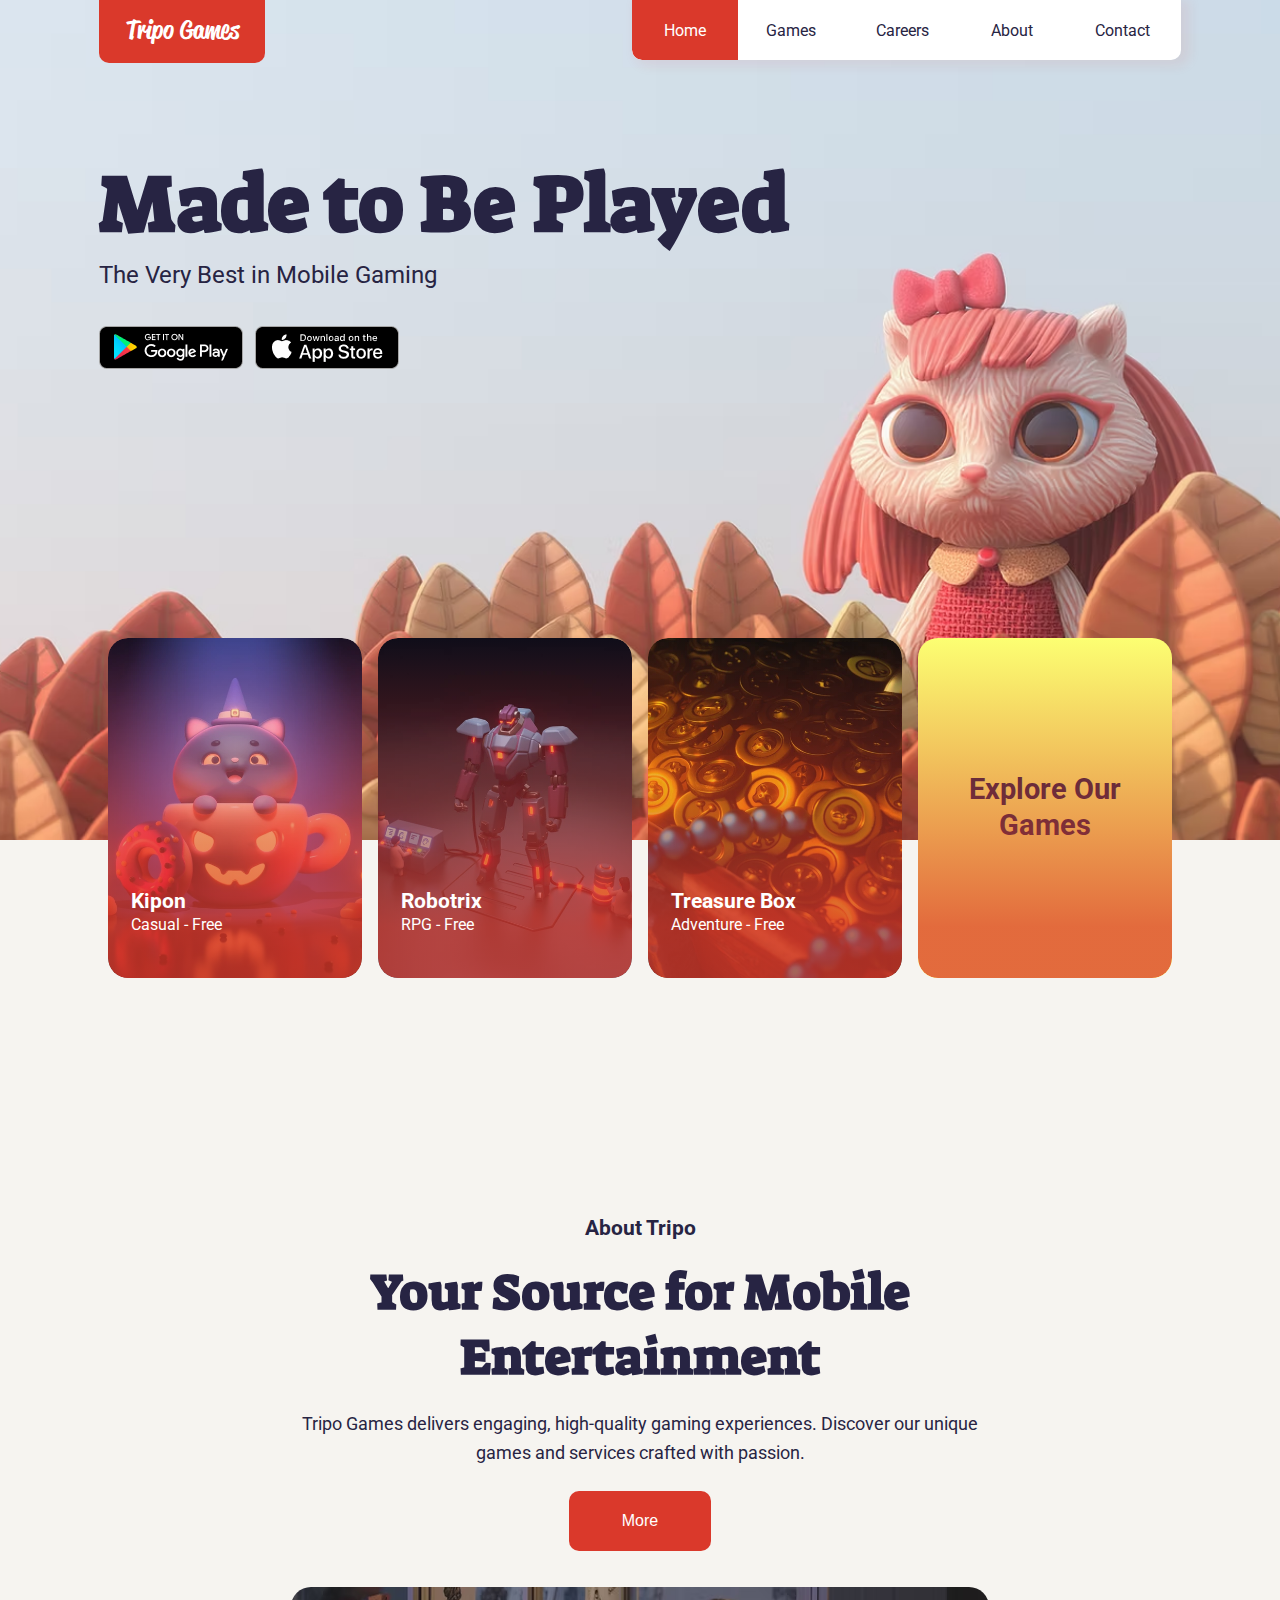
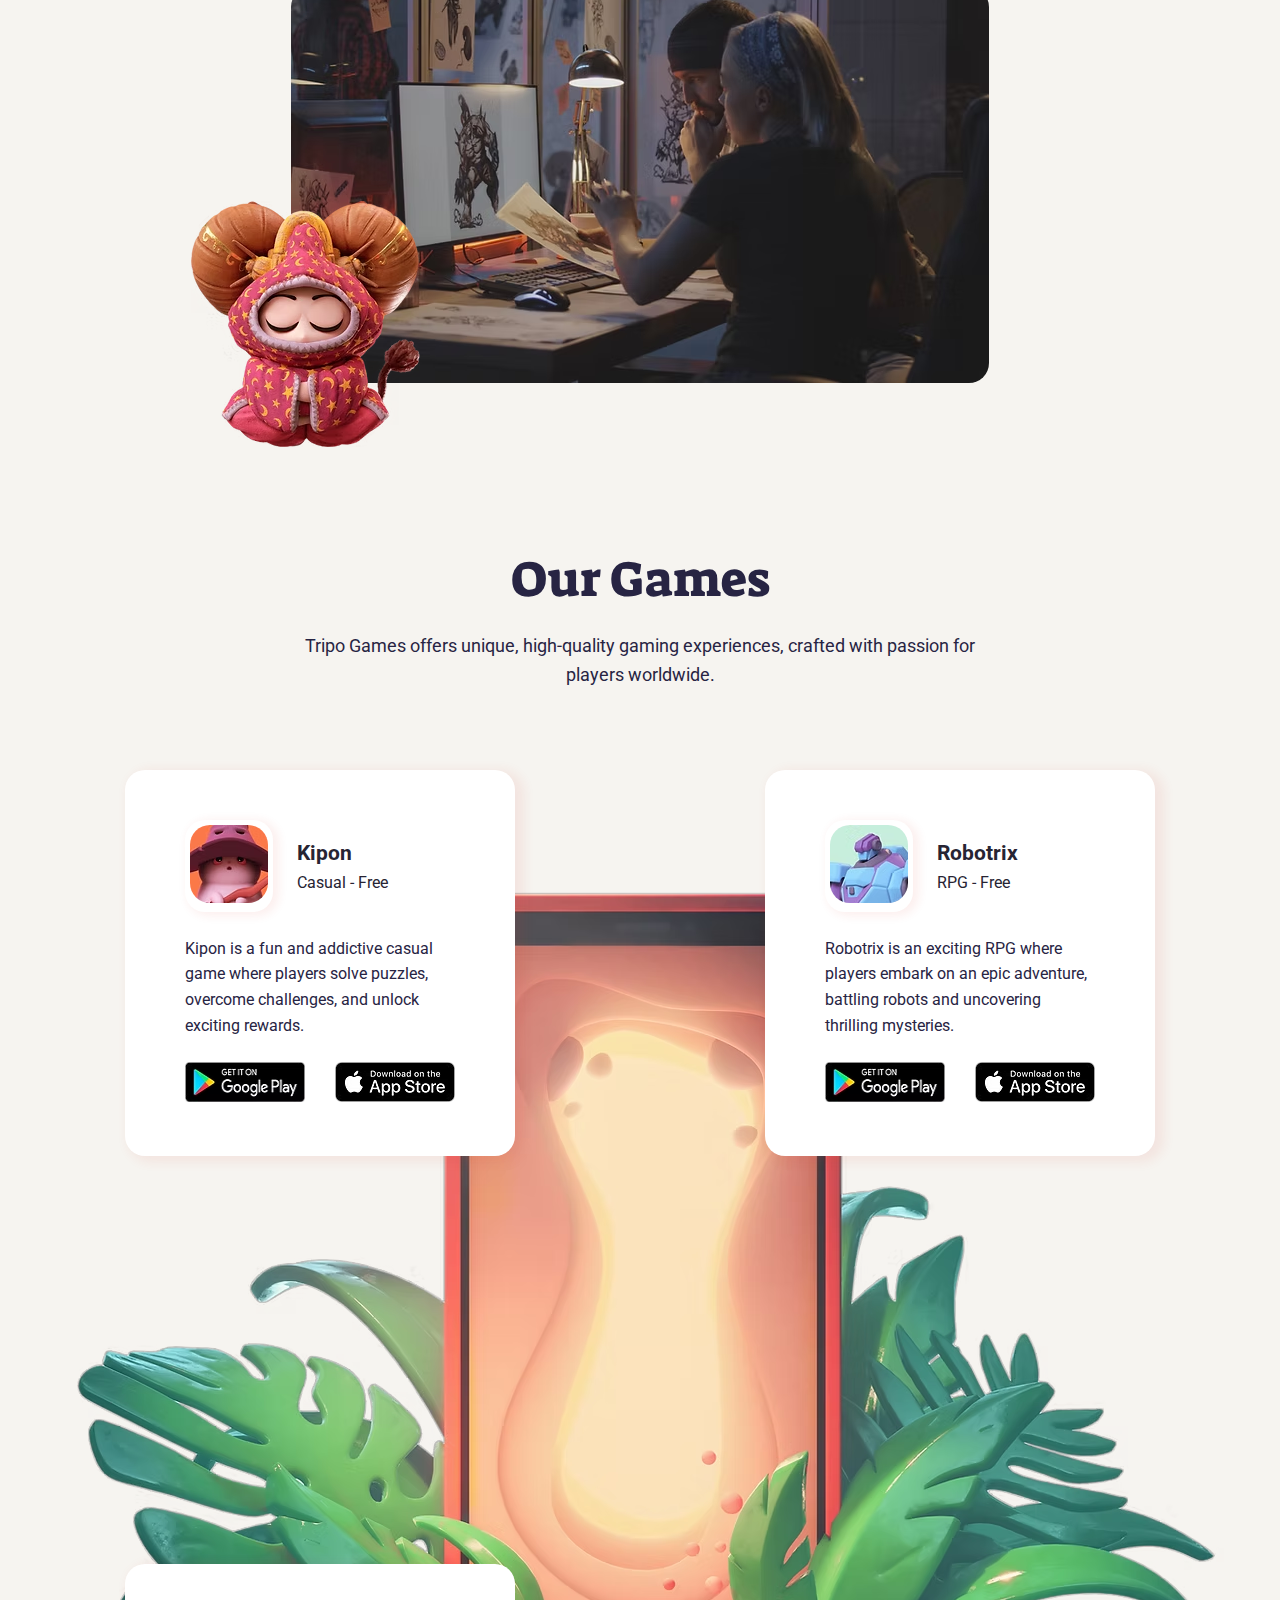
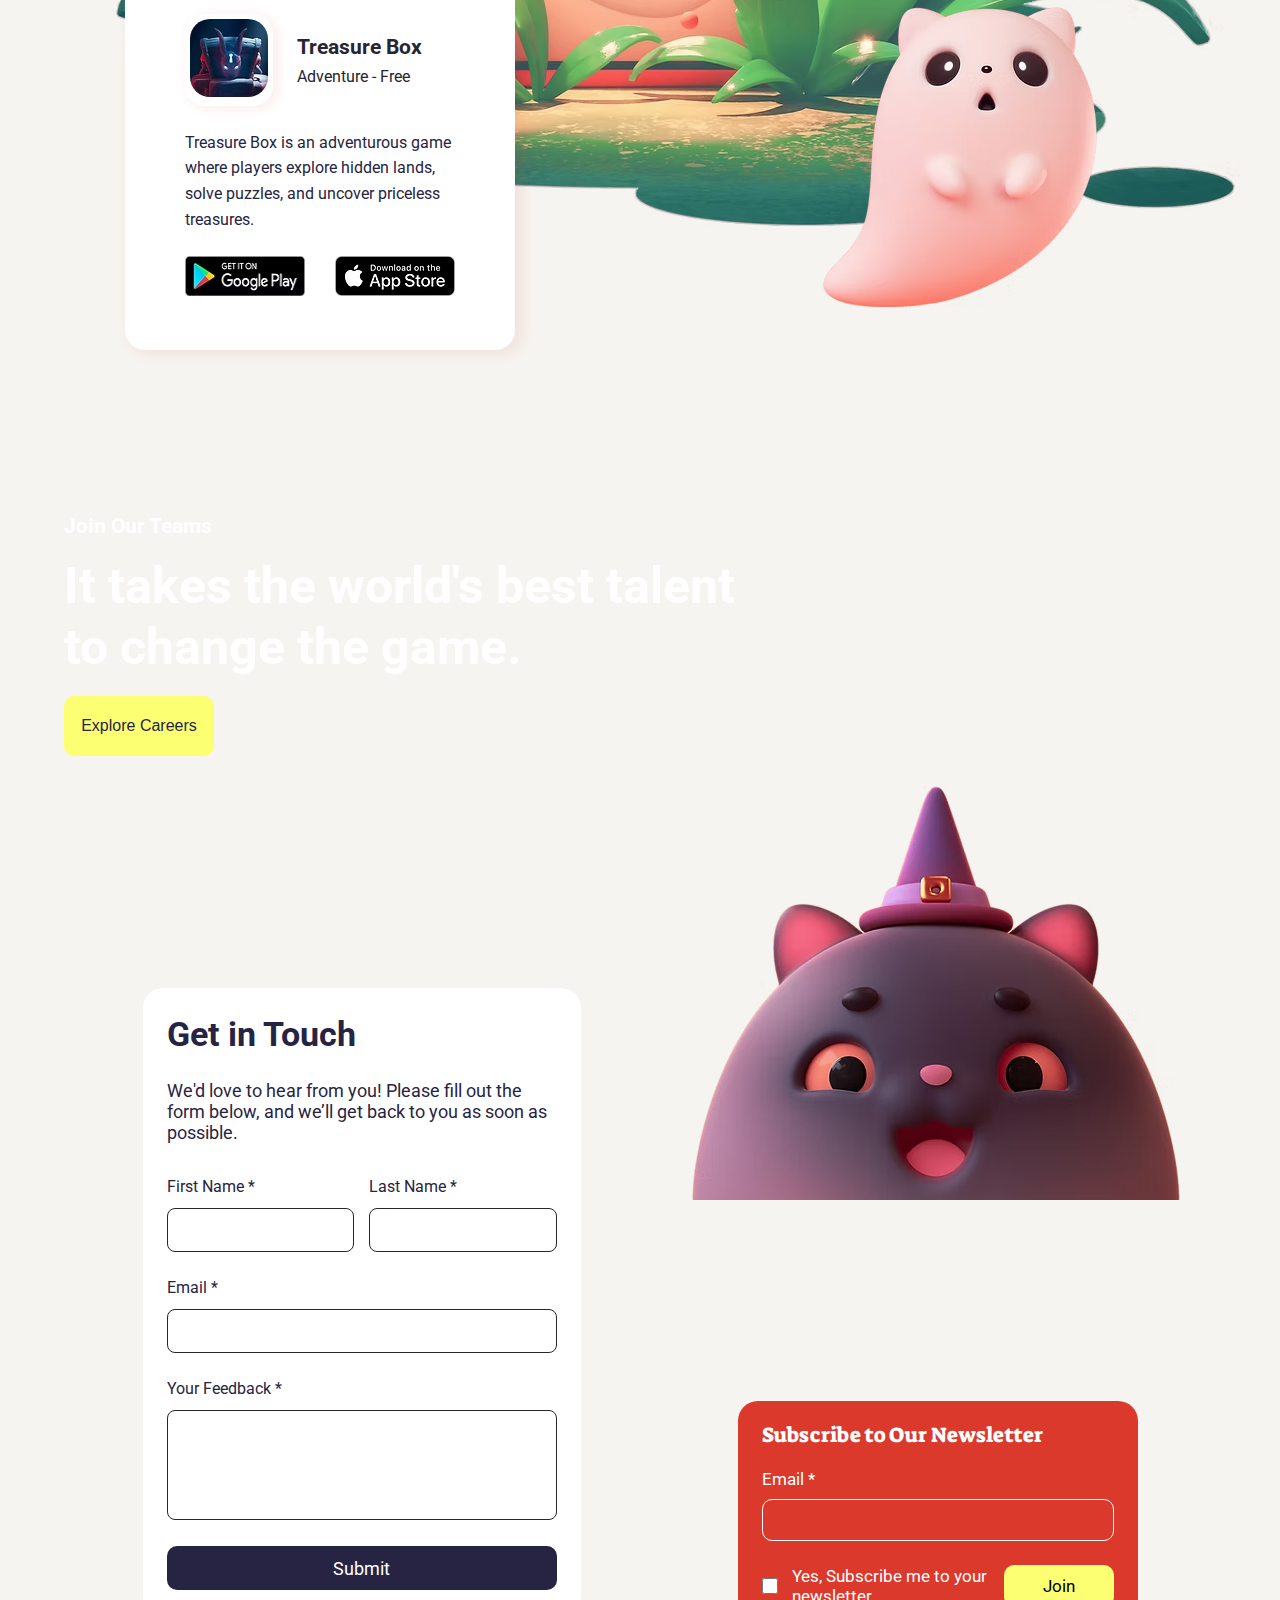
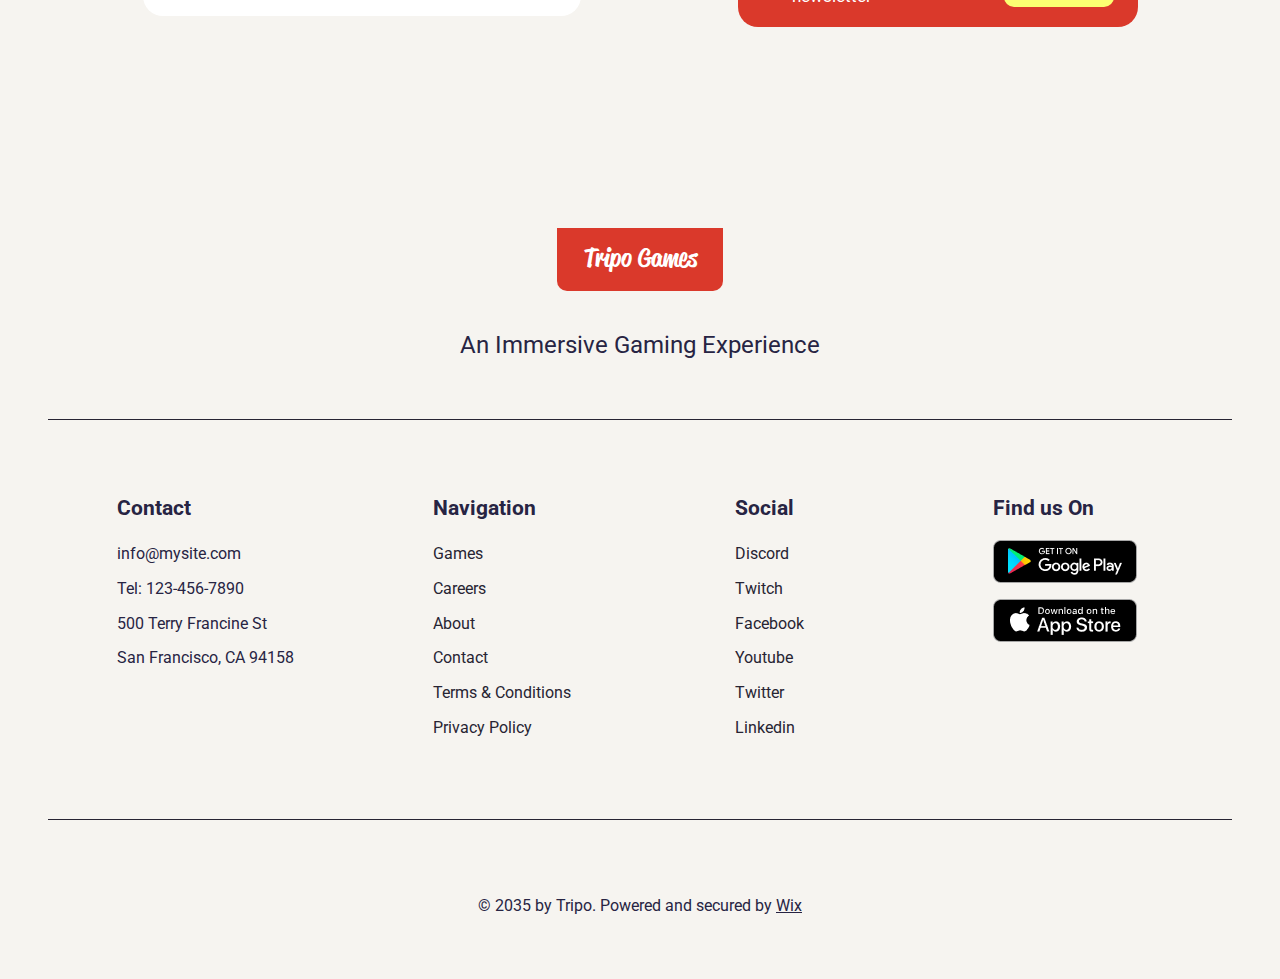
<file: index.html>
<!DOCTYPE html>
<html lang="en">
  <head>
    <meta charset="UTF-8" />
    <meta name="viewport" content="width=device-width, initial-scale=1.0" />
    <title>Tripo Games</title>
    <link rel="stylesheet" href="./styles/css/index.min.css" />
    <link rel="shortcut icon" href="./img/favicon.png" type="image/x-icon">
  </head>

  <body>
    <script src="./js/index.js"></script>
    <main>
      <nav class="burger-nav">
        <ul>
          <a href="./index.html"><li>Home</li></a>
          <li class="games-t">
            <div class="games-d">
              <span>Games</span>
              <img class="games-d-i" src="./img/index/arrow.svg" alt="arrow" />
            </div>
            <ul class="g-selector-t">
              <a class="to-t" href="./pages/kipon.html"><li>Kipon</li></a>
              <a class="to-t" href="./pages/robotrix.html">
                <li>Robotrix</li>
              </a>
              <a class="to-t" href="./pages/treasure-box.html">
                <li>Treasure Box</li>
              </a>
            </ul>
          </li>
          <a href="./pages/careers.html"><li>Careers</li></a>
          <a href="./pages/about.html"><li>About</li></a>
          <a id="to-marker" href="#marker"><li>Contact</li></a>
        </ul>
      </nav>

      <section class="section-welcome">
        <header class="header">
          <div class="header-left">
            <div class="company-name">
              <a href="./index.html">Tripo Games</a>
            </div>
          </div>
          <div class="header-right">
            <ul class="header-items">
              <a href="./index.html"><li class="to-home">Home</li></a>
              <li class="games">
                <span>Games</span>
                <ul class="g-selector">
                  <a class="to" href="./pages/kipon.html"><li>Kipon</li></a>
                  <a class="to" href="./pages/robotrix.html">
                    <li>Robotrix</li>
                  </a>
                  <a class="to" href="./pages/treasure-box.html">
                    <li>Treasure Box</li>
                  </a>
                </ul>
              </li>
              <a href="./pages/careers.html">
                <li class="to-career">Careers</li>
              </a>
              <a href="./pages/about.html"><li class="to-about">About</li></a>
              <a href="#marker" id="contact-h"><li class="to-contact">Contact</li></a>
            </ul>
          </div>
          <button class="group">
            <div class="grid">
              <span><span></span></span>
              <span><span></span></span>
              <span><span></span></span>
            </div>
          </button>
        </header>
        <div class="ad">
          <div class="ad-text">
            <h1>Made to Be Played</h1>
            <span>The Very Best in Mobile Gaming</span>
          </div>
          <div class="ad-img">
            <a href="https://play.google.com" target="_blank">
              <img src="./img/index/play-store.png" alt="play-store" />
            </a>
            <a href="https://www.apple.com/app-store/" target="_blank">
              <img src="./img/index/app-store.png" alt="app-store" />
            </a>
          </div>
        </div>
      </section>

      <section class="section-cards">
        <div class="card-wrapper">
          <figure class="card" id="card1">
            <img src="./img/index/game_1.webp" alt="" />
            <a href="./pages/kipon.html">
              <div class="over-card">
                <figcaption class="over-text">
                  <span>Kipon</span>
                  <span>Casual - Free</span>
                </figcaption>
              </div>
            </a>
          </figure>
          <figure class="card" id="card2">
            <img src="./img/index/game_2.webp" alt="" />
            <a href="./pages/robotrix.html">
              <div class="over-card">
                <figcaption class="over-text">
                  <span>Robotrix</span>
                  <span>RPG - Free</span>
                </figcaption>
              </div>
            </a>
          </figure>
          <figure class="card" id="card3">
            <img src="./img/index/game_3.webp" alt="" />
            <a href="./pages/treasure-box.html">
              <div class="over-card">
                <figcaption class="over-text">
                  <span>Treasure Box</span>
                  <span>Adventure - Free</span>
                </figcaption>
              </div>
            </a>
          </figure>
          <figure class="card" id="card4">
            <a href="#marker-g">
              <div class="over-card"></div>
              <figcaption class="over-text-b">
                <span
                  >Explore Our <br />
                  Games
                </span>
              </figcaption>
            </a>
          </figure>
        </div>
      </section>

      <section class="section-about">
        <div class="about-desc">
          <h6>About Tripo</h6>
          <h2>
            Your Source for Mobile <br />
            Entertainment
          </h2>
          <p>
            Tripo Games delivers engaging, high-quality gaming experiences.
            Discover our unique games and services crafted with passion.
          </p>
        </div>
        <a href="./pages/about.html">
          <button class="more-btn">
            <span>More</span>
          </button>
        </a>
        <div class="about-img">
          <div class="img-wrapper">
            <img src="./img/index/shutterstock_edited.avif" alt="" />
            <img
              class="lovely-creature"
              src="./img/index/shutterstock.avif"
              alt="lovely-creature"
            />
          </div>
          <div class="over-wrapper"></div>
        </div>
      </section>

      <section class="section-games" id="marker-g">
        <div class="our-games">
          <h2>Our Games</h2>
          <p>
            Tripo Games offers unique, high-quality gaming experiences, crafted
            with passion for players worldwide.
          </p>
        </div>
        <div class="games">
          <img class="wrap" src="./img/index/phone.png" alt="" />
          <div class="games-wrapper">
            <div class="game-row">
              <div class="box">
                <div class="box-itself" id="game-box1">
                  <a href="./pages/kipon.html">
                    <div class="game-title">
                      <div class="img-wrapper">
                        <img src="./img/index/game_1_mini.avif" alt="" />
                      </div>
                      <div class="title-text">
                        <span>Kipon</span>
                        <span>Casual - Free</span>
                      </div>
                    </div>
                  </a>
                  <div class="game-disc">
                    <span
                      >Kipon is a fun and addictive casual game where players
                      solve puzzles, overcome challenges, and unlock exciting
                      rewards.
                    </span>
                  </div>
                  <div class="game-download">
                    <a href="https://play.google.com" target="_blank">
                      <img
                        src="./img/index/play-store_mini.avif"
                        alt="Play store"
                      />
                    </a>
                    <a href="https://www.apple.com/app-store/" target="_blank">
                      <img
                        src="./img/index/app-store_mini.avif"
                        alt="App store"
                      />
                    </a>
                  </div>
                </div>
              </div>
              <div class="box">
                <div class="box-itself" id="game-box2">
                  <a href="./pages/robotrix.html">
                    <div class="game-title">
                      <div class="img-wrapper">
                        <img src="./img/index/game_2_mini.avif" alt="" />
                      </div>
                      <div class="title-text">
                        <span>Robotrix</span>
                        <span>RPG - Free</span>
                      </div>
                    </div>
                  </a>

                  <div class="game-disc">
                    <span
                      >Robotrix is an exciting RPG where players embark on an
                      epic adventure, battling robots and uncovering thrilling
                      mysteries.
                    </span>
                  </div>
                  <div class="game-download">
                    <a href="https://play.google.com" target="_blank">
                      <img
                        src="./img/index/play-store_mini.avif"
                        alt="Play store"
                      />
                    </a>
                    <a href="https://www.apple.com/app-store/" target="_blank">
                      <img
                        src="./img/index/app-store_mini.avif"
                        alt="App store"
                      />
                    </a>
                  </div>
                </div>
              </div>
            </div>
            <div class="game-row">
              <div class="box">
                <div class="box-itself" id="game-box3">
                  <a href="./pages/treasure-box.html">
                    <div class="game-title">
                      <div class="img-wrapper">
                        <img src="./img/index/game_3_mini.avif" alt="" />
                      </div>
                      <div class="title-text">
                        <span>Treasure Box</span>
                        <span>Adventure - Free</span>
                      </div>
                    </div>
                  </a>
                  <div class="game-disc">
                    <span
                      >Treasure Box is an adventurous game where players explore
                      hidden lands, solve puzzles, and uncover priceless
                      treasures.
                    </span>
                  </div>
                  <div class="game-download">
                    <a href="https://play.google.com" target="_blank">
                      <img
                        src="./img/index/play-store_mini.avif"
                        alt="Play store"
                      />
                    </a>
                    <a href="https://www.apple.com/app-store/" target="_blank">
                      <img
                        src="./img/index/app-store_mini.avif"
                        alt="App store"
                      />
                    </a>
                  </div>
                </div>
              </div>
              <div class="box">
                <div class="box-itself-l">
                  <img
                    src="./img/index/unkown_creature.avif"
                    draggable="false"
                    alt="unkown_creature"
                    id="game-box4"
                  />
                </div>
              </div>
            </div>
          </div>
        </div>
      </section>

      <section class="section-join" id="marker">
        <section class="dragon-wrapper">
          <div class="our-team">
            <span>Join Our Teams</span>
            <h2>It takes the world's best talent to change the game.</h2>
            <a href="./pages/careers.html">
              <button>Explore Careers</button>
            </a>
          </div>
          <div class="another-cat">
            <img src="./img/index/cat.avif" alt="cat" />
            <img src="./img/index/cat.avif" alt="cat" />
          </div>
        </section>
        <section class="space-wrapper">
          <div class="space-content">
            <form class="vacancy" action="./index.html">
              <h5>Get in Touch</h5>
              <p>
                We'd love to hear from you! Please fill out the form below, and
                we’ll get back to you as soon as possible.
              </p>
              <div class="names">
                <div class="firstname">
                  <label for="firstname">First Name *</label>
                  <input type="text" id="firstname" required />
                </div>
                <div class="lastname">
                  <label for="lastname">Last Name *</label>
                  <input type="text" id="lastname" required />
                </div>
              </div>
              <div class="email-v">
                <label for="email-v">Email *</label>
                <input type="email" id="email-v" required />
              </div>
              <div class="feedback">
                <label for="feedback-v">Your Feedback *</label>
                <textarea id="feedback-v" rows="4" required></textarea>
              </div>
              <button type="submit">Submit</button>
            </form>
            <form class="newsletter" action="./index.html">
              <span>Subscribe to Our Newsletter</span>
              <div class="enter-email">
                <label for="email">Email *</label>
                <input type="email" id="email" required />
              </div>
              <div class="subscribe">
                <div class="agreement">
                  <input type="checkbox" name="subscribe" id="subscribe" />
                  <span>Yes, Subscribe me to your newsletter</span>
                </div>
                <button type="submit">Join</button>
              </div>
            </form>
          </div>
        </section>
      </section>
    </main>

    <footer class="footer">
      <div class="company-name-b">
        <a href="./index.html">Tripo Games</a>
      </div>
      <h3>An Immersive Gaming Experience</h3>
      <span class="hl"></span>
      <div class="footer-d">
        <div class="f-c">
          <div class="f-item">
            <h2>Contact</h2>
            <span>info@mysite.com</span>
            <span>Tel: 123-456-7890</span>
            <span>500 Terry Francine St</span>
            <span>San Francisco, CA 94158</span>
          </div>
          <div class="f-item">
            <h2>Navigation</h2>
            <a href="#marker-g">Games</a>
            <a href="./pages/careers.html">Careers</a>
            <a href="./pages/about.html">About</a>
            <a href="#marker">Contact</a>
            <a href="./pages/terms-and-conditions.html">Terms & Conditions</a>
            <a href="./pages/privacy-policy.html">Privacy Policy</a>
          </div>
        </div>
        <div class="f-c">
          <div class="f-item">
            <h2>Social</h2>
            <a href="https://discord.com" target="_blank">
              <span>Discord</span>
            </a>
            <a href="https://twitch.tv" target="_blank">
              <span>Twitch</span>
            </a>
            <a href="https://facebook.com" target="_blank">
              <span>Facebook</span>
            </a>
            <a href="https://youtube.com" target="_blank">
              <span>Youtube</span>
            </a>
            <a href="https://twitter.com" target="_blank">
              <span>Twitter</span>
            </a>
            <a href="https://linkedin.com" target="_blank">
              <span>Linkedin</span>
            </a>
          </div>
          <div class="f-item">
            <h2>Find us On</h2>
            <a href="https://play.google.com" target="_blank">
              <img src="./img/index/play-store.png" alt="Play store" />
            </a>
            <a href="https://www.apple.com/app-store/" target="_blank">
              <img src="./img/index/app-store.png" alt="App store" />
            </a>
          </div>
        </div>
      </div>
      <span class="hl"></span>
      <span class="bottom-f">
        © 2035 by Tripo. <span class="br"></span> Powered and secured by
        <span>Wix</span>
      </span>
    </footer>
  </body>
</html>
</file>
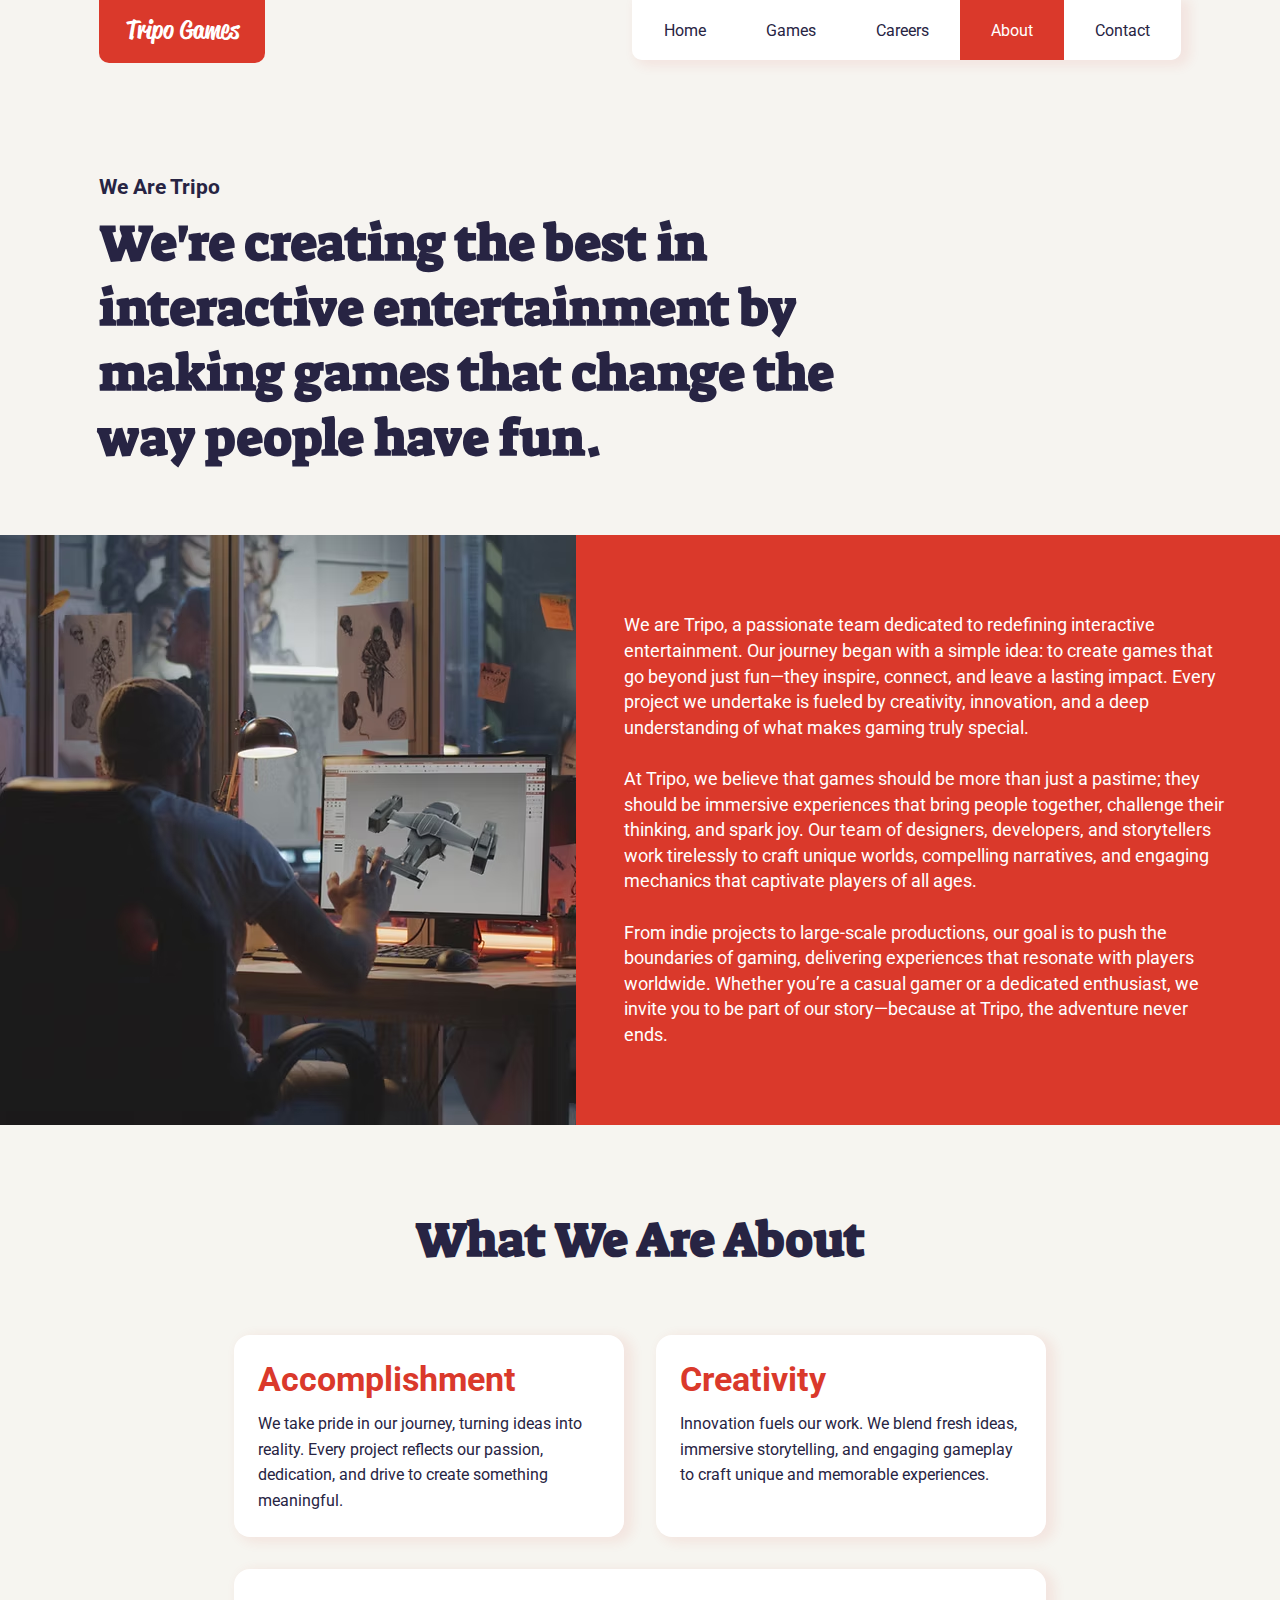
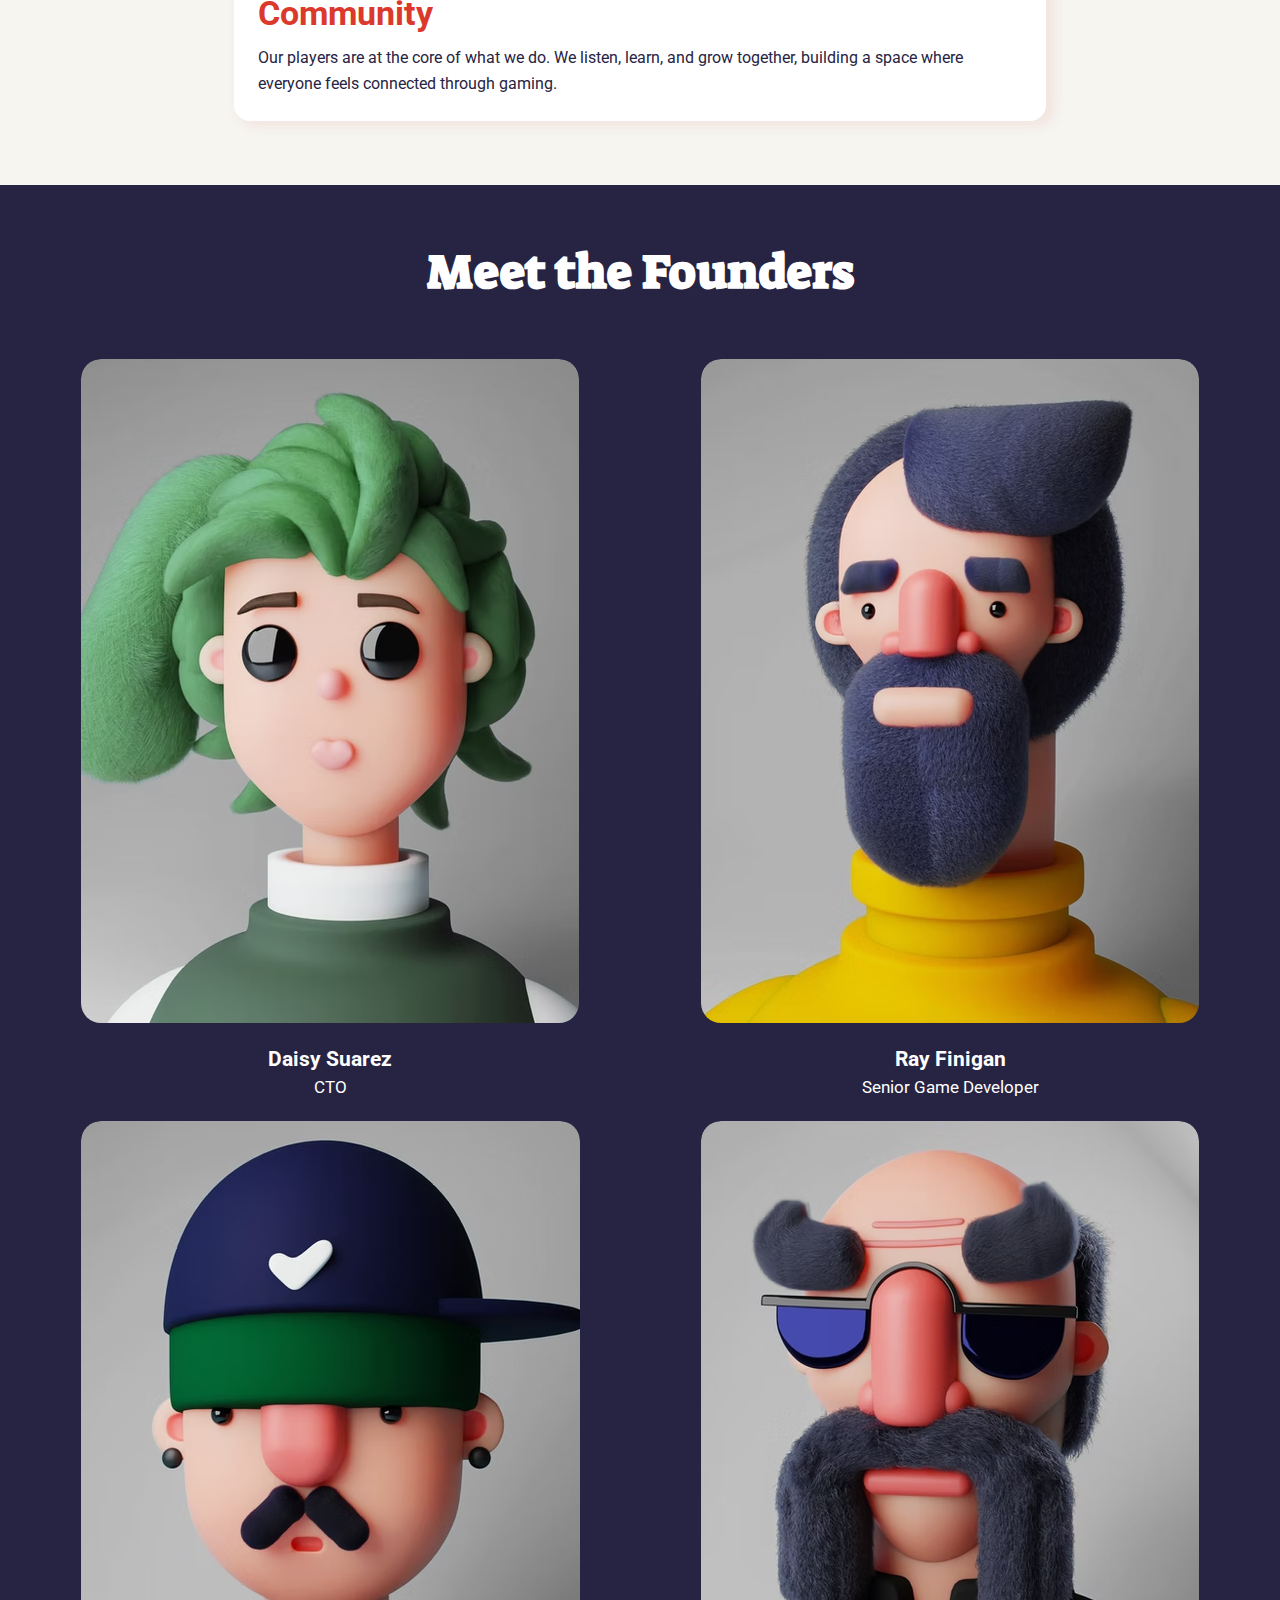
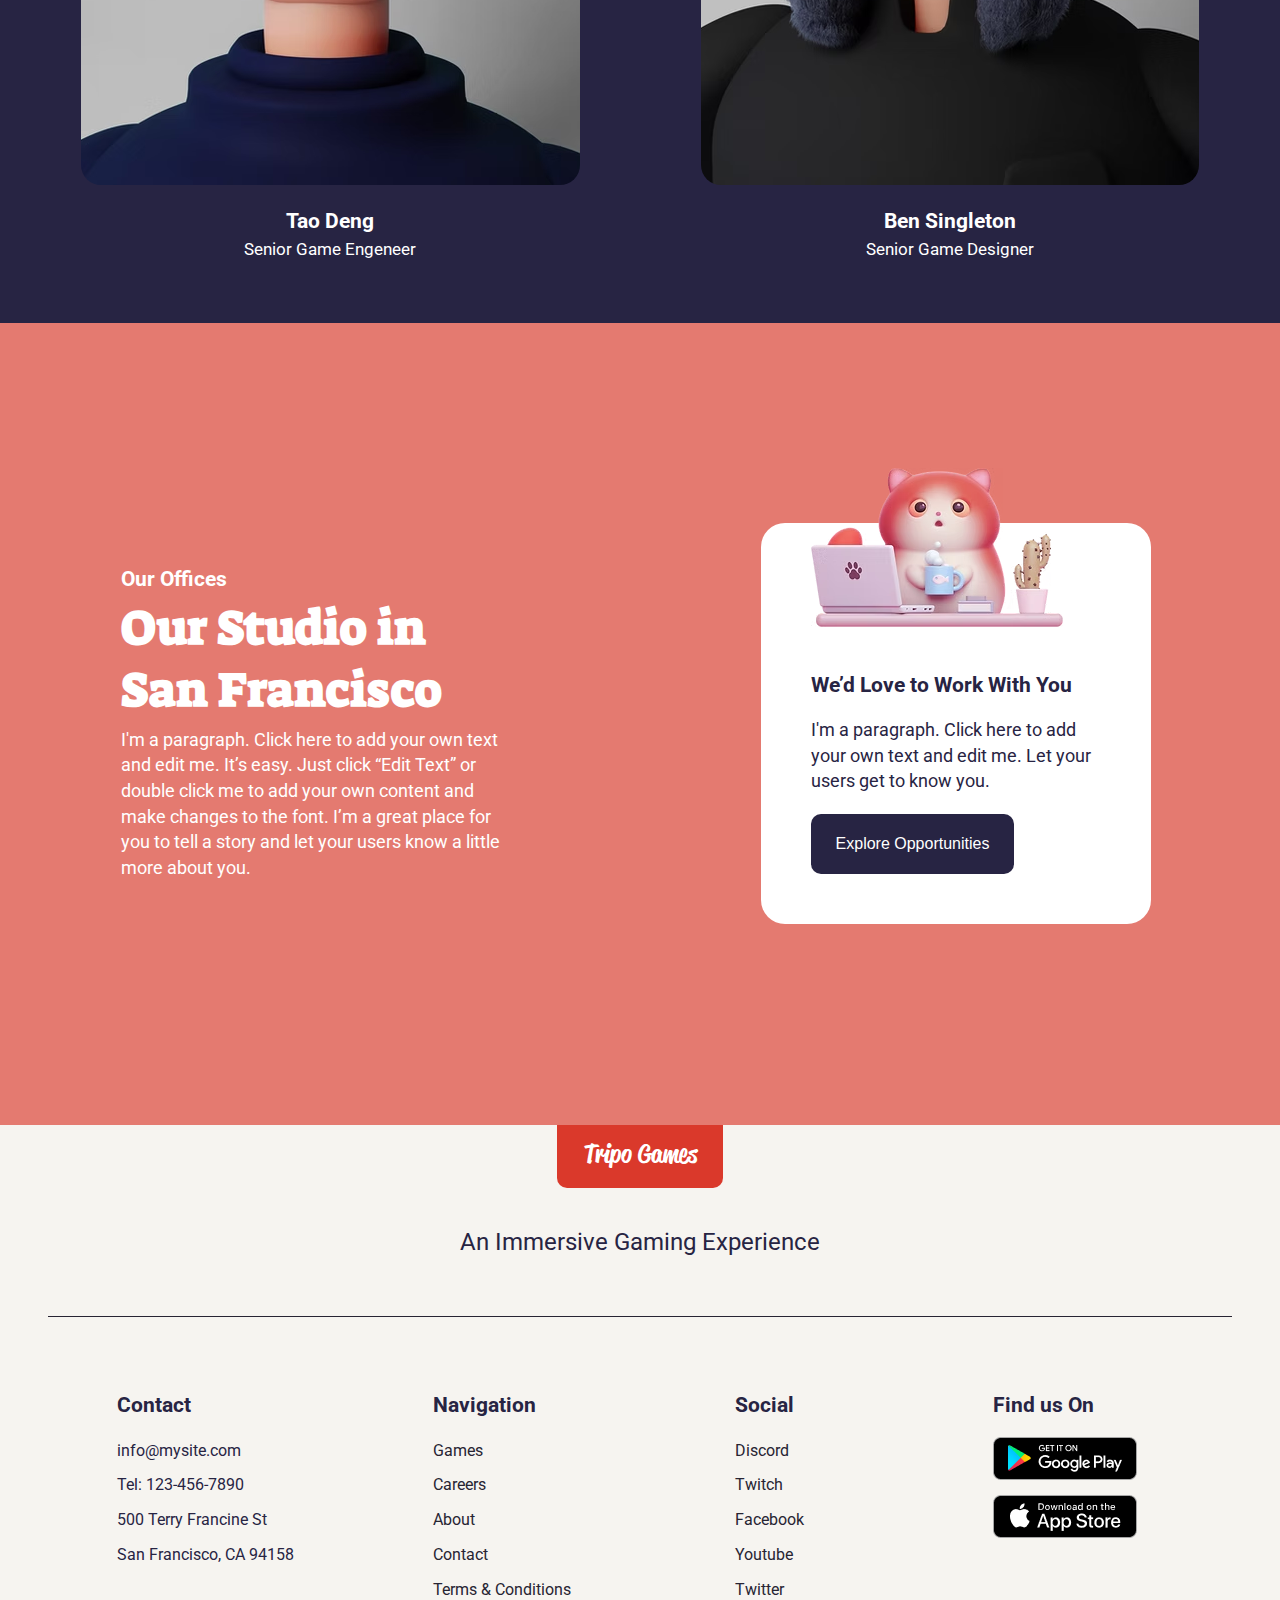
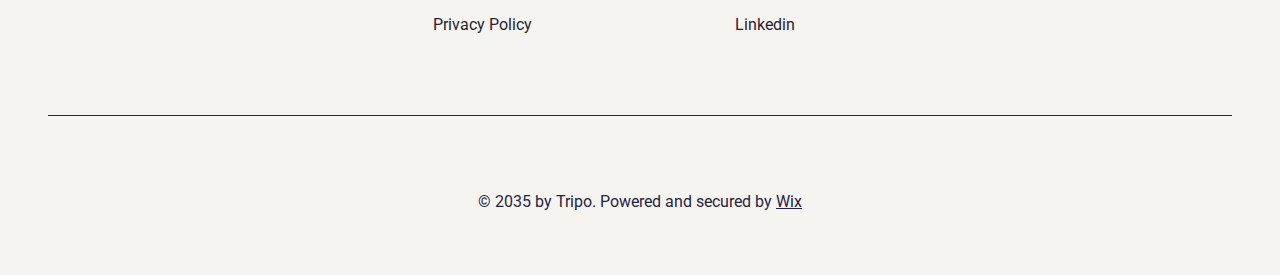
<file: pages/about.html>
<!DOCTYPE html>
<html lang="en">
  <head>
    <meta charset="UTF-8" />
    <meta name="viewport" content="width=device-width, initial-scale=1.0" />
    <title>About</title>
    <link rel="stylesheet" href="../styles/css/about.min.css" />
    <link rel="shortcut icon" href="../img/favicon.png" type="image/x-icon">
  </head>
  <body>
    <script src="../js/about.js"></script>
    <header class="header">
      <div class="header-left">
        <div class="company-name">
          <a href="../index.html">Tripo Games</a>
        </div>
      </div>
      <div class="header-right">
        <ul class="header-items">
          <a href="../index.html"><li class="to-home">Home</li></a>
          <li class="games">
            <span>Games</span>
            <ul class="g-selector">
              <a class="to" href="./kipon.html"><li>Kipon</li></a>
              <a class="to" href="./robotrix.html"><li>Robotrix</li></a>
              <a class="to" href="./treasure-box.html"><li>Treasure Box</li></a>
            </ul>
          </li>
          <a href="./careers.html"><li class="to-career">Careers</li></a>
          <a href="./about.html"><li class="to-about">About</li></a>
          <a href="../index.html#marker"><li class="to-contact">Contact</li></a>
        </ul>
      </div>
      <button class="group">
        <div class="grid">
          <span><span></span></span>
          <span><span></span></span>
          <span><span></span></span>
        </div>
      </button>
    </header>

    <main>
      <nav class="burger-nav">
        <ul>
          <a href="../index.html"><li>Home</li></a>
          <li class="games-t">
            <div class="games-d">
              <span>Games</span>
              <img class="games-d-i" src="../img/kipon/arrow.svg" alt="arrow" />
            </div>
            <ul class="g-selector-t">
              <a class="to-t" href="./kipon.html"><li>Kipon</li></a>
              <a class="to-t" href="./robotrix.html">
                <li>Robotrix</li>
              </a>
              <a class="to-t" href="./treasure-box.html">
                <li>Treasure Box</li>
              </a>
            </ul>
          </li>
          <a href="./careers.html"><li>Careers</li></a>
          <a href="./about.html"><li>About</li></a>
          <a id="to-marker" href="../index.html#marker"><li>Contact</li></a>
        </ul>
      </nav>

      <section class="section-our-story">
        <header class="story-header">
          <h6>We Are Tripo</h6>
          <h2>
            We're creating the best in interactive entertainment by making games
            that change the way people have fun.
          </h2>
        </header>
        <figure class="story-description">
          <img
            src="../img/about/story-desc.avif"
            alt="Story Description Image"
          />
          <figcaption>
            <p id="about-tripo">
              We are Tripo, a passionate team dedicated to redefining
              interactive entertainment. Our journey began with a simple idea:
              to create games that go beyond just fun—they inspire, connect, and
              leave a lasting impact. Every project we undertake is fueled by
              creativity, innovation, and a deep understanding of what makes
              gaming truly special.

              <br />
              <br />

              At Tripo, we believe that games should be more than just a
              pastime; they should be immersive experiences that bring people
              together, challenge their thinking, and spark joy. Our team of
              designers, developers, and storytellers work tirelessly to craft
              unique worlds, compelling narratives, and engaging mechanics that
              captivate players of all ages.

              <br />
              <br />

              From indie projects to large-scale productions, our goal is to
              push the boundaries of gaming, delivering experiences that
              resonate with players worldwide. Whether you’re a casual gamer or
              a dedicated enthusiast, we invite you to be part of our
              story—because at Tripo, the adventure never ends.
            </p>
          </figcaption>
        </figure>
      </section>

      <section class="section-our-approach">
        <div class="over-story"></div>
        <header class="approach-header">
          <h2>What We Are About</h2>
        </header>
        <section class="approach-content">
          <div class="content-top">
            <div class="accomplishment">
              <h4>Accomplishment</h4>
              <p>
                We take pride in our journey, turning ideas into reality. Every
                project reflects our passion, dedication, and drive to create
                something meaningful.
              </p>
            </div>
            <div class="creativity">
              <h4>Creativity</h4>
              <p>
                Innovation fuels our work. We blend fresh ideas, immersive
                storytelling, and engaging gameplay to craft unique and
                memorable experiences.
              </p>
            </div>
          </div>
          <div class="content-bottom">
            <div class="community">
              <h4>Community</h4>
              <p>
                Our players are at the core of what we do. We listen, learn, and
                grow together, building a space where everyone feels connected
                through gaming.
              </p>
            </div>
          </div>
        </section>
      </section>

      <section class="section-team">
        <header class="team-header">
          <h2>Meet the Founders</h2>
        </header>
        <section class="founders">
          <figure class="founder" id="founder1">
            <div class="founder-img">
              <div class="founder-over"></div>
              <img src="../img/about/man-1.avif" alt="" />
            </div>
            <figcaption>
              <h5>Daisy Suarez</h5>
              <h6>CTO</h6>
            </figcaption>
          </figure>
          <figure class="founder" id="founder2">
            <div class="founder-img">
              <div class="founder-over"></div>
              <img src="../img/about/man-2.avif" alt="" />
            </div>
            <figcaption>
              <h5>Ray Finigan</h5>
              <h6>Senior Game Developer</h6>
            </figcaption>
          </figure>
          <figure class="founder" id="founder3">
            <div class="founder-img">
              <div class="founder-over"></div>
              <img src="../img/about/man-3.avif" alt="" />
            </div>
            <figcaption>
              <h5>Tao Deng</h5>
              <h6>Senior Game Engeneer</h6>
            </figcaption>
          </figure>
          <figure class="founder" id="founder4">
            <div class="founder-img">
              <div class="founder-over"></div>
              <img src="../img/about/man-4.avif" alt="" />
            </div>
            <figcaption>
              <h5>Ben Singleton</h5>
              <h6>Senior Game Designer</h6>
            </figcaption>
          </figure>
        </section>
      </section>

      <section class="section-facilities">
        <div class="office">
          <div id="office-d">
            <h6>Our Offices</h6>
            <h2>Our Studio in San Francisco</h2>
            <p>
              I'm a paragraph. Click here to add your own text and edit me. It’s
              easy. Just click “Edit Text” or double click me to add your own
              content and make changes to the font. I’m a great place for you to
              tell a story and let your users know a little more about you.
            </p>
          </div>
        </div>
        <div class="explore">
          <div id="explore-d">
            <img src="../img/about/cat.avif" alt="" />
            <h6>We’d Love to Work With You</h6>
            <p>
              I'm a paragraph. Click here to add your own text and edit me. Let
              your users get to know you.
            </p>
            <a href="./careers.html">
              <button>Explore Opportunities</button>
            </a>
          </div>
        </div>
      </section>
    </main>

    <footer class="footer">
      <div class="company-name-b">
        <a href="../index.html">Tripo Games</a>
      </div>
      <h3>An Immersive Gaming Experience</h3>
      <span class="hl"></span>
      <div class="footer-d">
        <div class="f-c">
          <div class="f-item">
            <h2>Contact</h2>
            <span>info@mysite.com</span>
            <span>Tel: 123-456-7890</span>
            <span>500 Terry Francine St</span>
            <span>San Francisco, CA 94158</span>
          </div>
          <div class="f-item">
            <h2>Navigation</h2>
            <a href="../index.html#marker-g">Games</a>
            <a href="./careers.html">Careers</a>
            <a href="./about.html">About</a>
            <a href="../index.html#marker">Contact</a>
            <a href="./terms-and-conditions.html">Terms & Conditions</a>
            <a href="./privacy-policy.html">Privacy Policy</a>
          </div>
        </div>
        <div class="f-c">
          <div class="f-item">
            <h2>Social</h2>
            <a href="https://discord.com" target="_blank">
              <span>Discord</span>
            </a>
            <a href="https://twitch.tv" target="_blank">
              <span>Twitch</span>
            </a>
            <a href="https://facebook.com" target="_blank">
              <span>Facebook</span>
            </a>
            <a href="https://youtube.com" target="_blank">
              <span>Youtube</span>
            </a>
            <a href="https://twitter.com" target="_blank">
              <span>Twitter</span>
            </a>
            <a href="https://linkedin.com" target="_blank">
              <span>Linkedin</span>
            </a>
          </div>
          <div class="f-item">
            <h2>Find us On</h2>
            <a href="https://play.google.com" target="_blank">
              <img src="../img/index/play-store.png" alt="Play store" />
            </a>
            <a href="https://www.apple.com/app-store/" target="_blank">
              <img src="../img/index/app-store.png" alt="App store" />
            </a>
          </div>
        </div>
      </div>
      <span class="hl"></span>
      <span class="bottom-f">
        © 2035 by Tripo. <span class="br"></span> Powered and secured by
        <span>Wix</span>
      </span>
    </footer>
  </body>
</html>
</file>
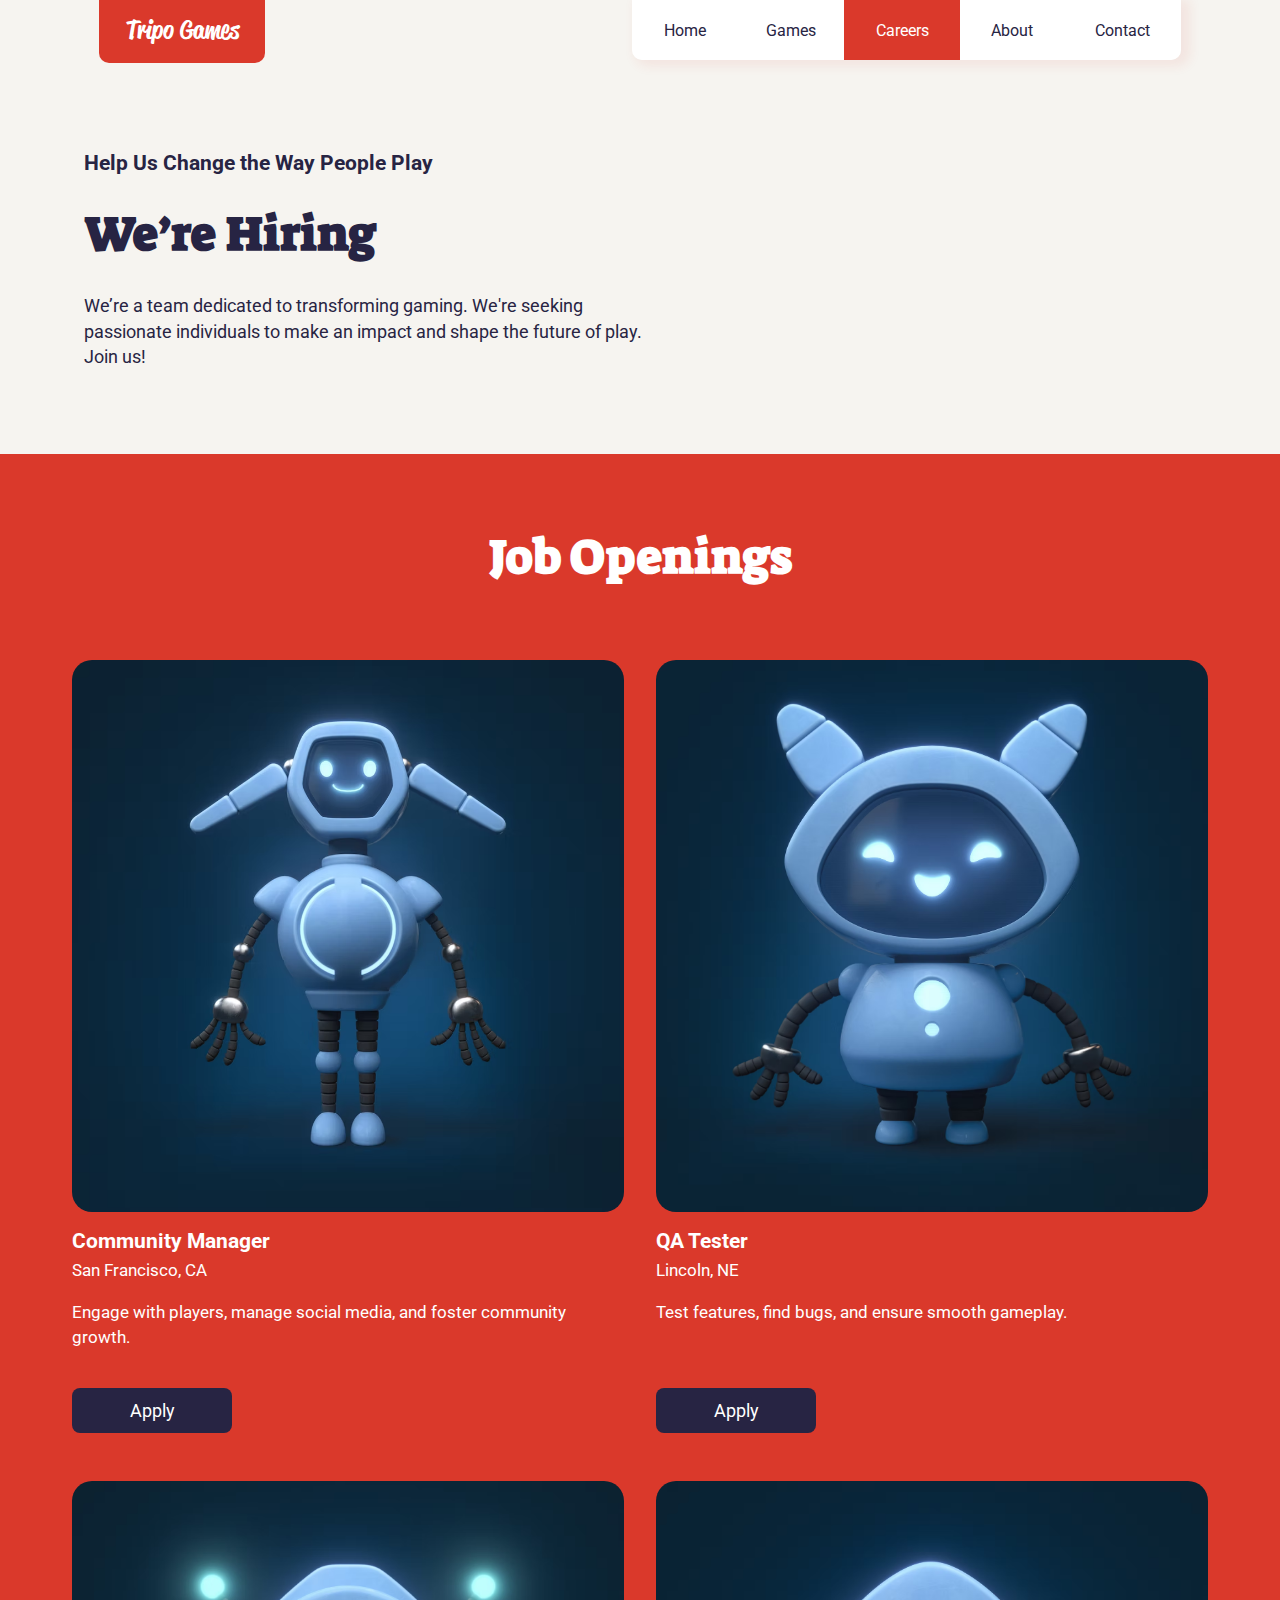
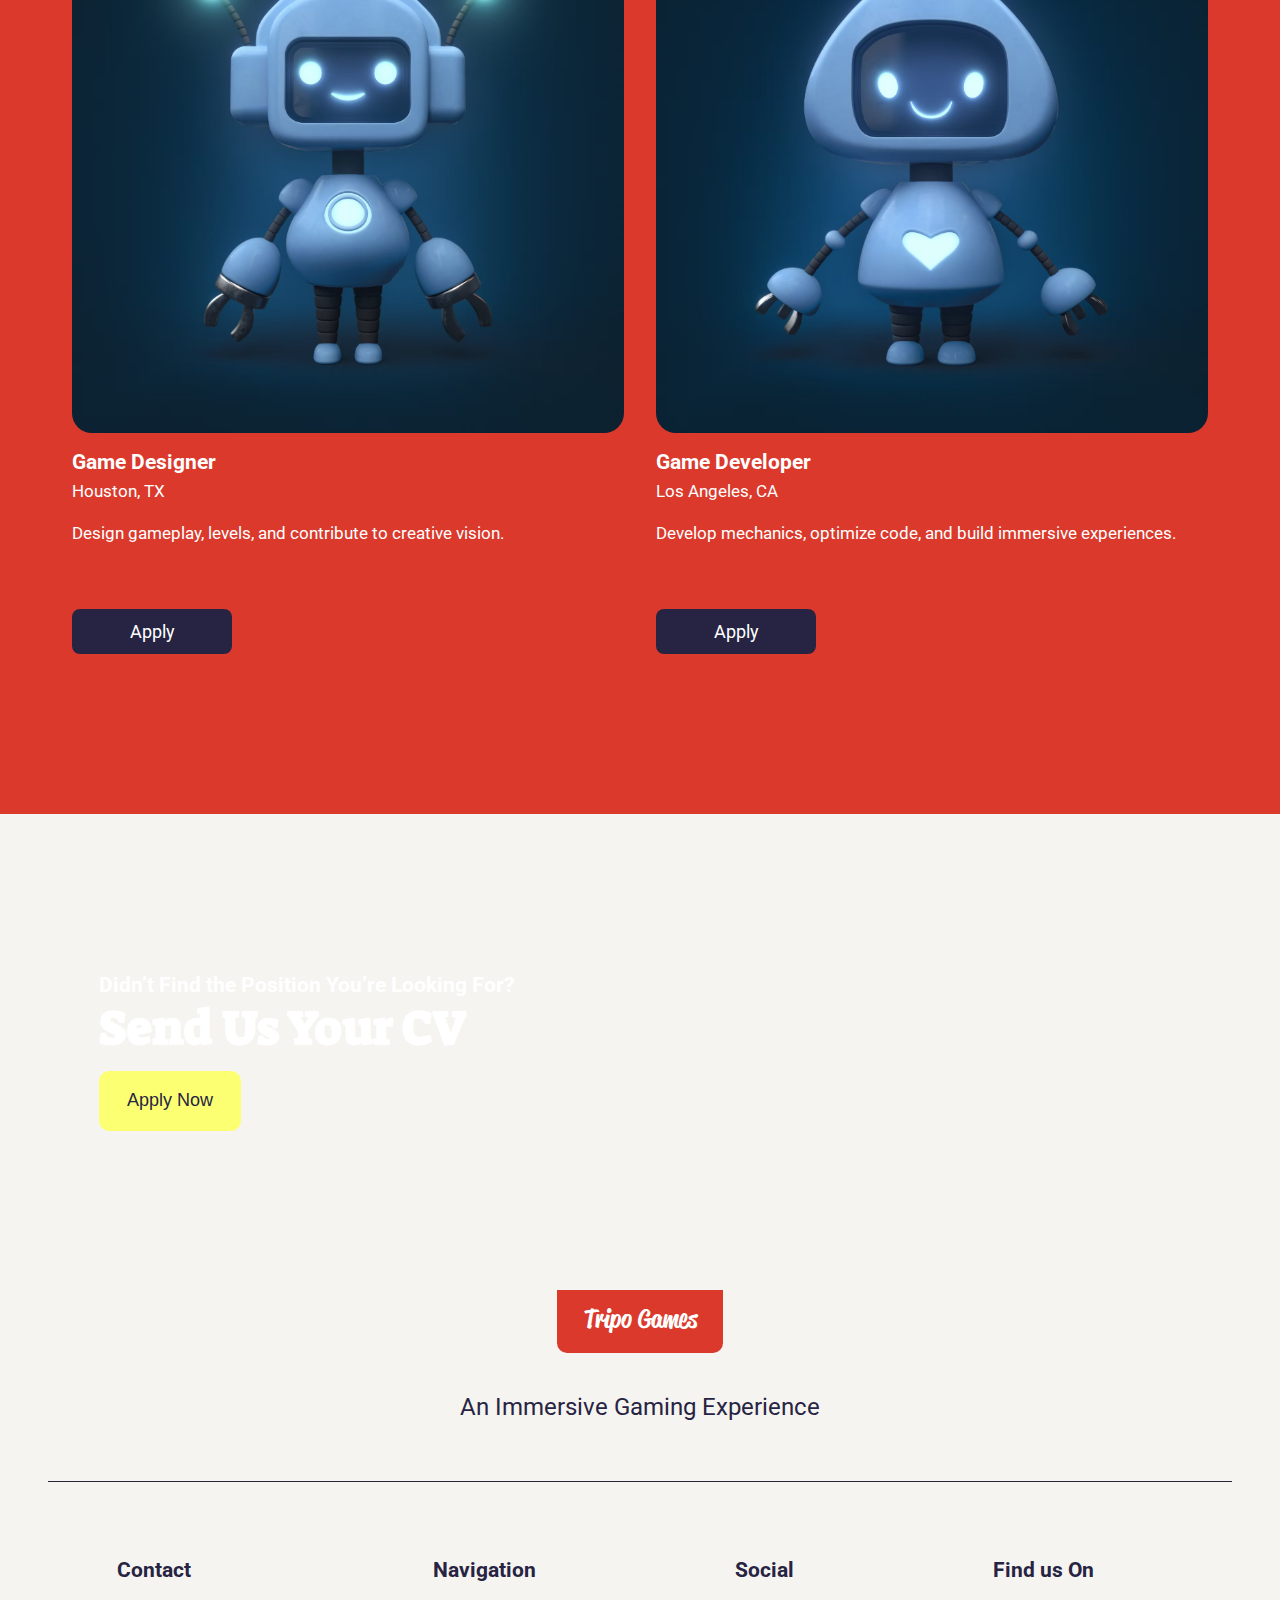
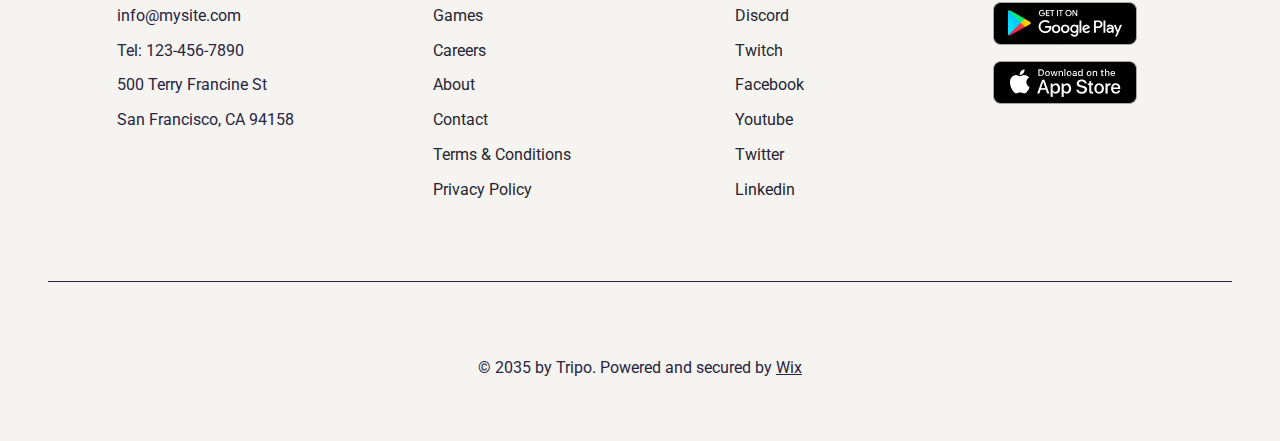
<file: pages/careers.html>
<!DOCTYPE html>
<html lang="en">
  <head>
    <meta charset="UTF-8" />
    <meta name="viewport" content="width=device-width, initial-scale=1.0" />
    <title>Careers</title>
    <link rel="stylesheet" href="../styles/css/careers.min.css" />
    <link rel="shortcut icon" href="../img/favicon.png" type="image/x-icon">
  </head>
  <body>
    <script src="../js/careers.js"></script>

    <header class="header">
      <div class="header-left">
        <div class="company-name">
          <a href="../index.html">Tripo Games</a>
        </div>
      </div>
      <div class="header-right">
        <ul class="header-items">
          <a href="../index.html"><li class="to-home">Home</li></a>
          <li class="games">
            <span>Games</span>
            <ul class="g-selector">
              <a class="to" href="./kipon.html"><li>Kipon</li></a>
              <a class="to" href="./robotrix.html"><li>Robotrix</li></a>
              <a class="to" href="./treasure-box.html"><li>Treasure Box</li></a>
            </ul>
          </li>
          <a href="./careers.html"><li class="to-career">Careers</li></a>
          <a href="./about.html"><li class="to-about">About</li></a>
          <a href="../index.html#marker"><li class="to-contact">Contact</li></a>
        </ul>
      </div>
      <button class="group">
        <div class="grid">
          <span><span></span></span>
          <span><span></span></span>
          <span><span></span></span>
        </div>
      </button>
    </header>

    <section id="send-cv">
      <form class="vacancy" action="./game-developer.html">
        <h5>Apply for a Position</h5>
        <p>
          Upload your CV and let us know why you're a great fit! We'll review
          your application and get back to you soon.
        </p>
        <div class="names">
          <div class="firstname">
            <label for="firstname">First Name *</label>
            <input type="text" id="firstname" required />
          </div>
          <div class="lastname">
            <label for="lastname">Last Name *</label>
            <input type="text" id="lastname" required />
          </div>
        </div>
        <div class="email-v">
          <label for="email-v">Email *</label>
          <input type="email" id="email-v" required />
        </div>
        <div class="upload-v">
          <label for="upload-v">Upload Your CV *</label>
          <input type="file" id="upload-v" required />
        </div>
        <button type="submit">Send</button>
      </form>
    </section>

    <main>
      <nav class="burger-nav">
        <ul>
          <a href="../index.html"><li>Home</li></a>
          <li class="games-t">
            <div class="games-d">
              <span>Games</span>
              <img class="games-d-i" src="../img/kipon/arrow.svg" alt="arrow" />
            </div>
            <ul class="g-selector-t">
              <a class="to-t" href="./kipon.html"><li>Kipon</li></a>
              <a class="to-t" href="./robotrix.html">
                <li>Robotrix</li>
              </a>
              <a class="to-t" href="./treasure-box.html">
                <li>Treasure Box</li>
              </a>
            </ul>
          </li>
          <a href="./careers.html"><li>Careers</li></a>
          <a href="./about.html"><li>About</li></a>
          <a id="to-marker" href="../index.html#marker"><li>Contact</li></a>
        </ul>
      </nav>

      <section class="section-about">
        <h4>Help Us Change the Way People Play</h4>
        <h2>We’re Hiring</h2>
        <p>
          We’re a team dedicated to transforming gaming. We're seeking
          passionate individuals to make an impact and shape the future of play.
          Join us!
        </p>
      </section>

      <section class="section-careers">
        <h2>Job Openings</h2>

        <section class="gallery">
          <figure>
            <img src="../img/careers/job_1.avif" alt="Vacancy" />
            <figcaption>
              <h5>Community Manager</h5>
              <h6>San Francisco, CA</h6>
              <p>
                Engage with players, manage social media, and foster community
                growth.
              </p>
            </figcaption>
            <a href="./community-manager.html"><button>Apply</button></a>
          </figure>

          <figure>
            <img src="../img/careers/job_2.avif" alt="Vacancy" />
            <figcaption>
              <h5>QA Tester</h5>
              <h6>Lincoln, NE</h6>
              <p>Test features, find bugs, and ensure smooth gameplay.</p>
            </figcaption>
            <a href="./qa-tester.html"><button>Apply</button></a>
          </figure>

          <figure>
            <img src="../img/careers/job_3.avif" alt="Vacancy" />
            <figcaption>
              <h5>Game Designer</h5>
              <h6>Houston, TX</h6>
              <p>Design gameplay, levels, and contribute to creative vision.</p>
            </figcaption>
            <a href="./game-designer.html"><button>Apply</button></a>
          </figure>

          <figure>
            <img src="../img/careers/job_4.avif" alt="Vacancy" />
            <figcaption>
              <h5>Game Developer</h5>
              <h6>Los Angeles, CA</h6>
              <p>
                Develop mechanics, optimize code, and build immersive
                experiences.
              </p>
            </figcaption>
            <a href="./game-developer.html"><button>Apply</button></a>
          </figure>
        </section>
      </section>

      <section class="section-apply">
        <div class="apply-content">
          <h3>Didn’t Find the Position You’re Looking For? </h3>
          <h2>Send Us Your CV</h2>
          <button id="toggleCV">Apply Now</button>
        </div>
      </section>
    </main>

    <footer class="footer">
      <div class="company-name-b">
        <a href="../index.html">Tripo Games</a>
      </div>
      <h3>An Immersive Gaming Experience</h3>
      <span class="hl"></span>
      <div class="footer-d">
        <div class="f-c">
          <div class="f-item">
            <h2>Contact</h2>
            <span>info@mysite.com</span>
            <span>Tel: 123-456-7890</span>
            <span>500 Terry Francine St</span>
            <span>San Francisco, CA 94158</span>
          </div>
          <div class="f-item">
            <h2>Navigation</h2>
            <a href="../index.html#marker-g">Games</a>
            <a href="./careers.html">Careers</a>
            <a href="./about.html">About</a>
            <a href="../index.html#marker">Contact</a>
            <a href="./terms-and-conditions.html">Terms & Conditions</a>
            <a href="./privacy-policy.html">Privacy Policy</a>
          </div>
        </div>
        <div class="f-c">
          <div class="f-item">
            <h2>Social</h2>
            <a href="https://discord.com" target="_blank">
              <span>Discord</span>
            </a>
            <a href="https://twitch.tv" target="_blank">
              <span>Twitch</span>
            </a>
            <a href="https://facebook.com" target="_blank">
              <span>Facebook</span>
            </a>
            <a href="https://youtube.com" target="_blank">
              <span>Youtube</span>
            </a>
            <a href="https://twitter.com" target="_blank">
              <span>Twitter</span>
            </a>
            <a href="https://linkedin.com" target="_blank">
              <span>Linkedin</span>
            </a>
          </div>
          <div class="f-item">
            <h2>Find us On</h2>
            <a href="https://play.google.com" target="_blank">
              <img src="../img/index/play-store.png" alt="Play store" />
            </a>
            <a href="https://www.apple.com/app-store/" target="_blank">
              <img src="../img/index/app-store.png" alt="App store" />
            </a>
          </div>
        </div>
      </div>
      <span class="hl"></span>
      <span class="bottom-f">
        © 2035 by Tripo. <span class="br"></span> Powered and secured by
        <span>Wix</span>
      </span>
    </footer>
  </body>
</html>
</file>
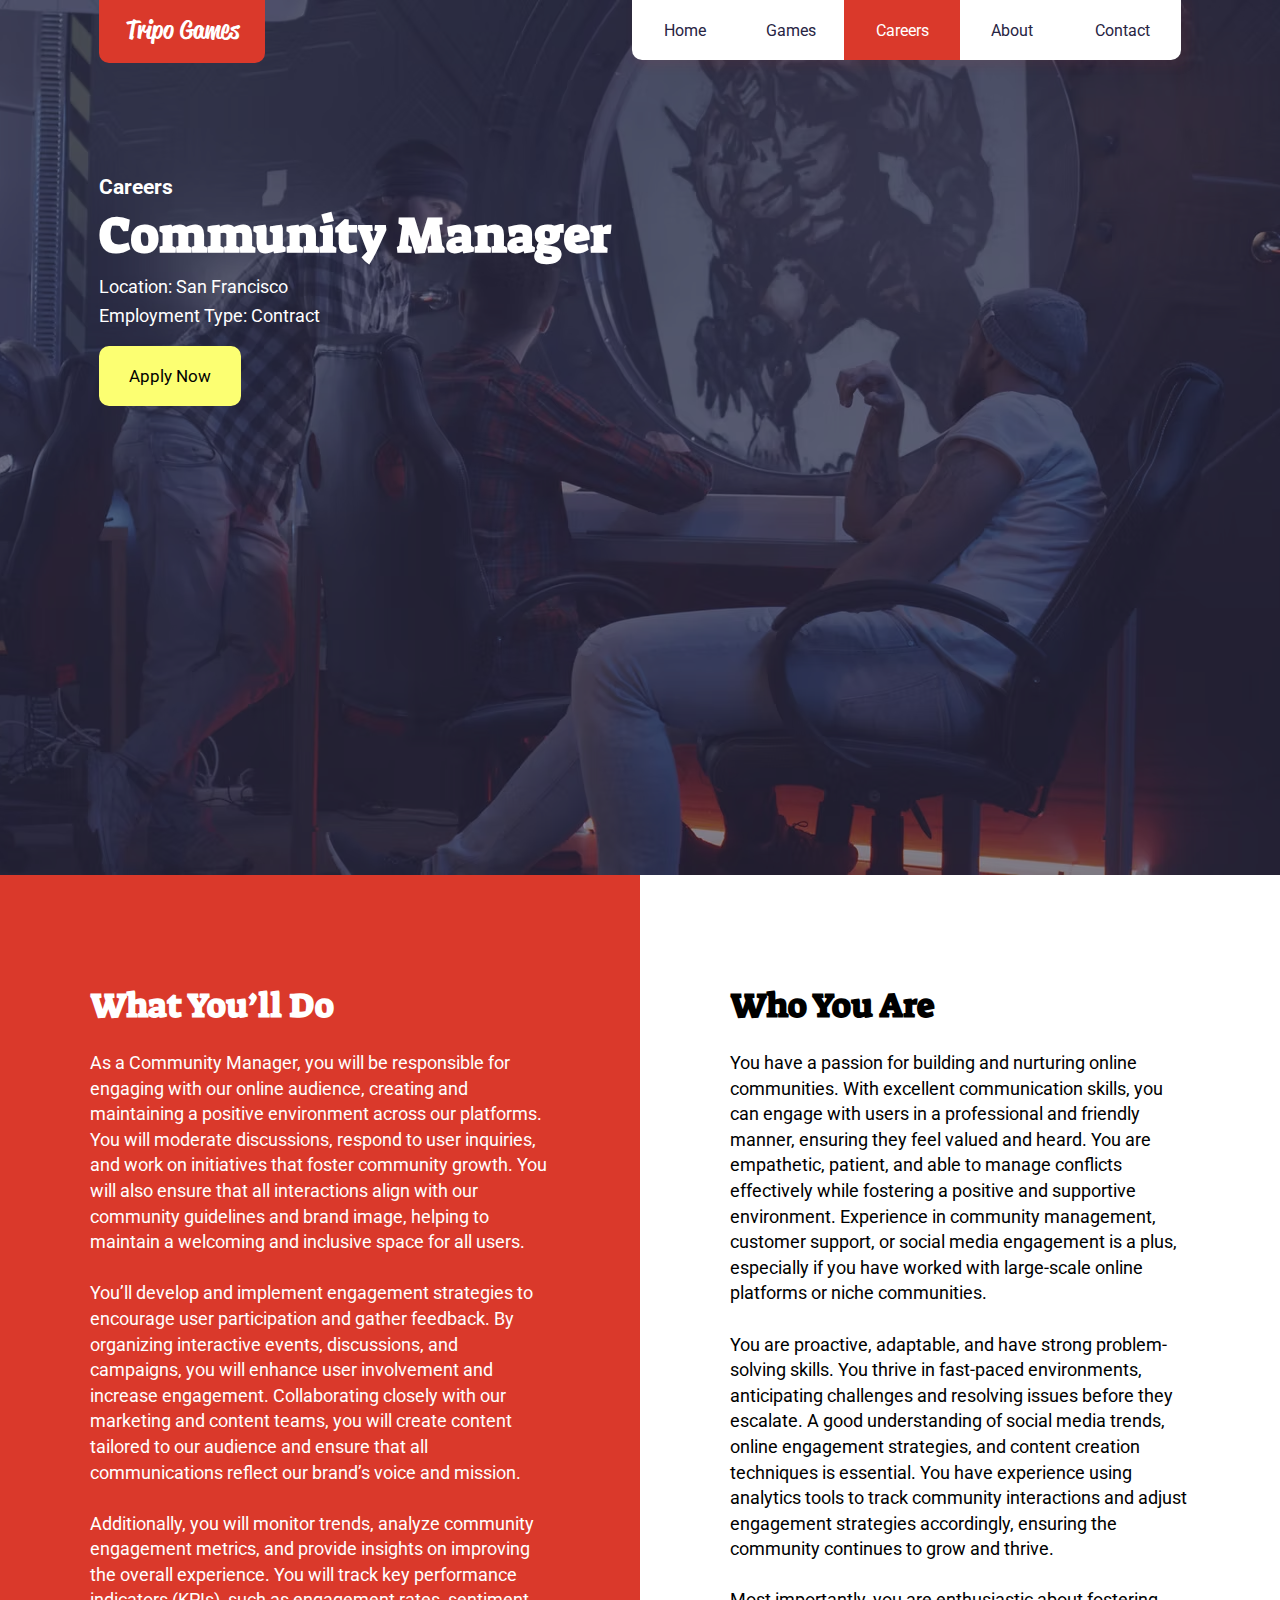
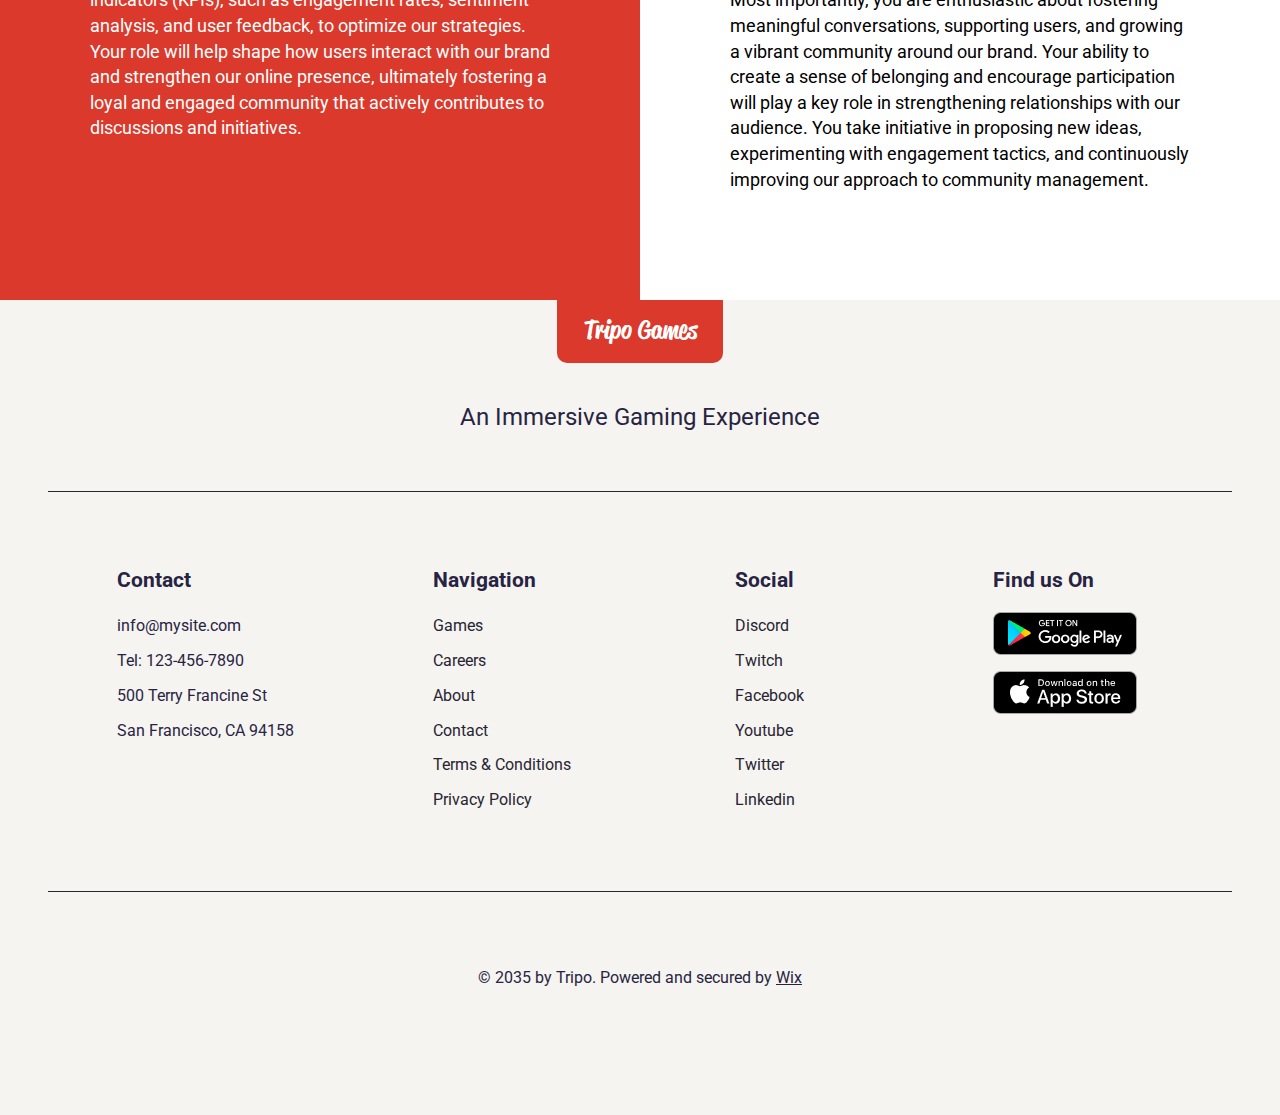
<file: pages/community-manager.html>
<!DOCTYPE html>
<html lang="en">
  <head>
    <meta charset="UTF-8" />
    <meta name="viewport" content="width=device-width, initial-scale=1.0" />
    <title>Community Manager</title>
    <link rel="stylesheet" href="../styles/css/vacancy.min.css" />
    <link rel="shortcut icon" href="../img/favicon.png" type="image/x-icon">
  </head>
  <body>
    <script src="../js/vacancy.js"></script>

    <main>
      <nav class="burger-nav">
        <ul>
          <a href="../index.html"><li>Home</li></a>
          <li class="games-t">
            <div class="games-d">
              <span>Games</span>
              <img class="games-d-i" src="../img/kipon/arrow.svg" alt="arrow" />
            </div>
            <ul class="g-selector-t">
              <a class="to-t" href="./kipon.html"><li>Kipon</li></a>
              <a class="to-t" href="./robotrix.html">
                <li>Robotrix</li>
              </a>
              <a class="to-t" href="./treasure-box.html">
                <li>Treasure Box</li>
              </a>
            </ul>
          </li>
          <a href="./careers.html"><li>Careers</li></a>
          <a href="./about.html"><li>About</li></a>
          <a id="to-marker" href="../index.html#marker"><li>Contact</li></a>
        </ul>
      </nav>

      <section id="send-cv">
        <form class="vacancy" action="./community-manager.html">
          <h5>Apply for a Position</h5>
          <p>
            Upload your CV and let us know why you're a great fit! We'll review
            your application and get back to you soon.
          </p>
          <div class="names">
            <div class="firstname">
              <label for="firstname">First Name *</label>
              <input type="text" id="firstname" required />
            </div>
            <div class="lastname">
              <label for="lastname">Last Name *</label>
              <input type="text" id="lastname" required />
            </div>
          </div>
          <div class="email-v">
            <label for="email-v">Email *</label>
            <input type="email" id="email-v" required />
          </div>
          <div class="upload-v">
            <label for="upload-v">Upload Your CV *</label>
            <input type="file" id="upload-v" required />
          </div>
          <button type="submit">Send</button>
        </form>
      </section>

      <section class="section-job-opening">
        <div class="over"></div>
        <header class="header">
          <div class="header-left">
            <div class="company-name">
              <a href="../index.html">Tripo Games</a>
            </div>
          </div>
          <div class="header-right">
            <ul class="header-items">
              <a href="../index.html"><li class="to-home">Home</li></a>
              <li class="games">
                <span>Games</span>
                <ul class="g-selector">
                  <a class="to" href="./kipon.html"><li>Kipon</li></a>
                  <a class="to" href="./robotrix.html"><li>Robotrix</li></a>
                  <a class="to" href="./treasure-box.html"
                    ><li>Treasure Box</li></a
                  >
                </ul>
              </li>
              <a href="./careers.html"><li class="to-career">Careers</li></a>
              <a href="./about.html"><li class="to-about">About</li></a>
              <a href="../index.html#marker"
                ><li class="to-contact">Contact</li></a
              >
            </ul>
          </div>
          <button class="group">
            <div class="grid">
              <span><span></span></span>
              <span><span></span></span>
              <span><span></span></span>
            </div>
          </button>
        </header>
        <div class="offer">
          <h6>Careers</h6>
          <h2>Community Manager</h2>
          <p>Location: San Francisco</p>
          <p>Employment Type: Contract</p>
          <button id="toggleCV">Apply Now</button>
        </div>
      </section>
      <section class="section-description">
        <section class="section-responsibility">
          <div>
            <h4>What You’ll Do</h4>
            <br />
            <p>
              As a Community Manager, you will be responsible for engaging with
              our online audience, creating and maintaining a positive
              environment across our platforms. You will moderate discussions,
              respond to user inquiries, and work on initiatives that foster
              community growth. You will also ensure that all interactions align
              with our community guidelines and brand image, helping to maintain
              a welcoming and inclusive space for all users.
              <br /><br />
              You’ll develop and implement engagement strategies to encourage
              user participation and gather feedback. By organizing interactive
              events, discussions, and campaigns, you will enhance user
              involvement and increase engagement. Collaborating closely with
              our marketing and content teams, you will create content tailored
              to our audience and ensure that all communications reflect our
              brand’s voice and mission.
              <br /><br />
              Additionally, you will monitor trends, analyze community
              engagement metrics, and provide insights on improving the overall
              experience. You will track key performance indicators (KPIs), such
              as engagement rates, sentiment analysis, and user feedback, to
              optimize our strategies. Your role will help shape how users
              interact with our brand and strengthen our online presence,
              ultimately fostering a loyal and engaged community that actively
              contributes to discussions and initiatives.
            </p>
          </div>
        </section>
        <section class="section-about">
          <div>
            <h4>Who You Are</h4>
            <br />
            <p>
              You have a passion for building and nurturing online communities.
              With excellent communication skills, you can engage with users in
              a professional and friendly manner, ensuring they feel valued and
              heard. You are empathetic, patient, and able to manage conflicts
              effectively while fostering a positive and supportive environment.
              Experience in community management, customer support, or social
              media engagement is a plus, especially if you have worked with
              large-scale online platforms or niche communities.
              <br /><br />
              You are proactive, adaptable, and have strong problem-solving
              skills. You thrive in fast-paced environments, anticipating
              challenges and resolving issues before they escalate. A good
              understanding of social media trends, online engagement
              strategies, and content creation techniques is essential. You have
              experience using analytics tools to track community interactions
              and adjust engagement strategies accordingly, ensuring the
              community continues to grow and thrive.
              <br /><br />
              Most importantly, you are enthusiastic about fostering meaningful
              conversations, supporting users, and growing a vibrant community
              around our brand. Your ability to create a sense of belonging and
              encourage participation will play a key role in strengthening
              relationships with our audience. You take initiative in proposing
              new ideas, experimenting with engagement tactics, and continuously
              improving our approach to community management.
            </p>
          </div>
        </section>
      </section>
    </main>

    <footer class="footer">
      <div class="company-name-b">
        <a href="../index.html">Tripo Games</a>
      </div>
      <h3>An Immersive Gaming Experience</h3>
      <span class="hl"></span>
      <div class="footer-d">
        <div class="f-c">
          <div class="f-item">
            <h2>Contact</h2>
            <span>info@mysite.com</span>
            <span>Tel: 123-456-7890</span>
            <span>500 Terry Francine St</span>
            <span>San Francisco, CA 94158</span>
          </div>
          <div class="f-item">
            <h2>Navigation</h2>
            <a href="../index.html#marker-g">Games</a>
            <a href="./careers.html">Careers</a>
            <a href="./about.html">About</a>
            <a href="../index.html#marker">Contact</a>
            <a href="./terms-and-conditions.html">Terms & Conditions</a>
            <a href="./privacy-policy.html">Privacy Policy</a>
          </div>
        </div>
        <div class="f-c">
          <div class="f-item">
            <h2>Social</h2>
            <a href="https://discord.com" target="_blank">
              <span>Discord</span>
            </a>
            <a href="https://twitch.tv" target="_blank">
              <span>Twitch</span>
            </a>
            <a href="https://facebook.com" target="_blank">
              <span>Facebook</span>
            </a>
            <a href="https://youtube.com" target="_blank">
              <span>Youtube</span>
            </a>
            <a href="https://twitter.com" target="_blank">
              <span>Twitter</span>
            </a>
            <a href="https://linkedin.com" target="_blank">
              <span>Linkedin</span>
            </a>
          </div>
          <div class="f-item">
            <h2>Find us On</h2>
            <a href="https://play.google.com" target="_blank">
              <img src="../img/index/play-store.png" alt="Play store" />
            </a>
            <a href="https://www.apple.com/app-store/" target="_blank">
              <img src="../img/index/app-store.png" alt="App store" />
            </a>
          </div>
        </div>
      </div>
      <span class="hl"></span>
      <span class="bottom-f">
        © 2035 by Tripo. <span class="br"></span> Powered and secured by
        <span>Wix</span>
      </span>
    </footer>
  </body>
</html>
</file>
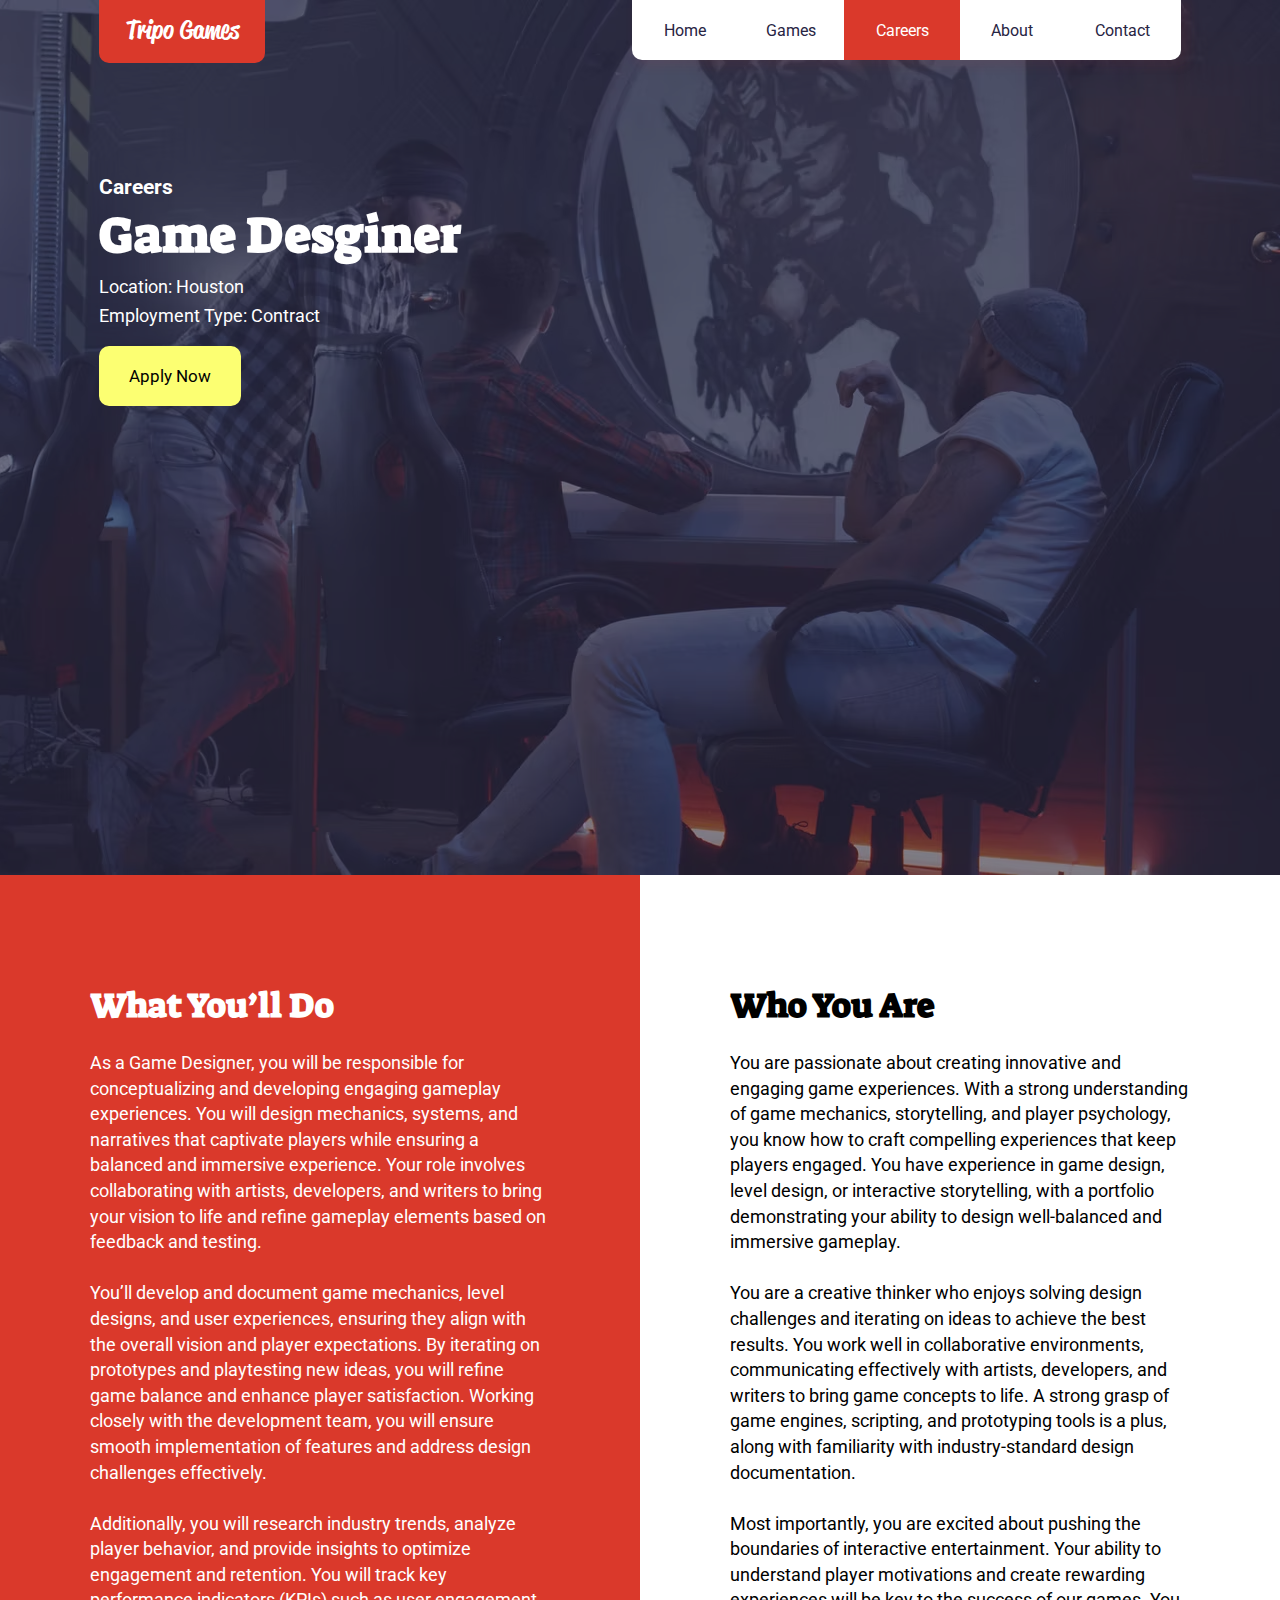
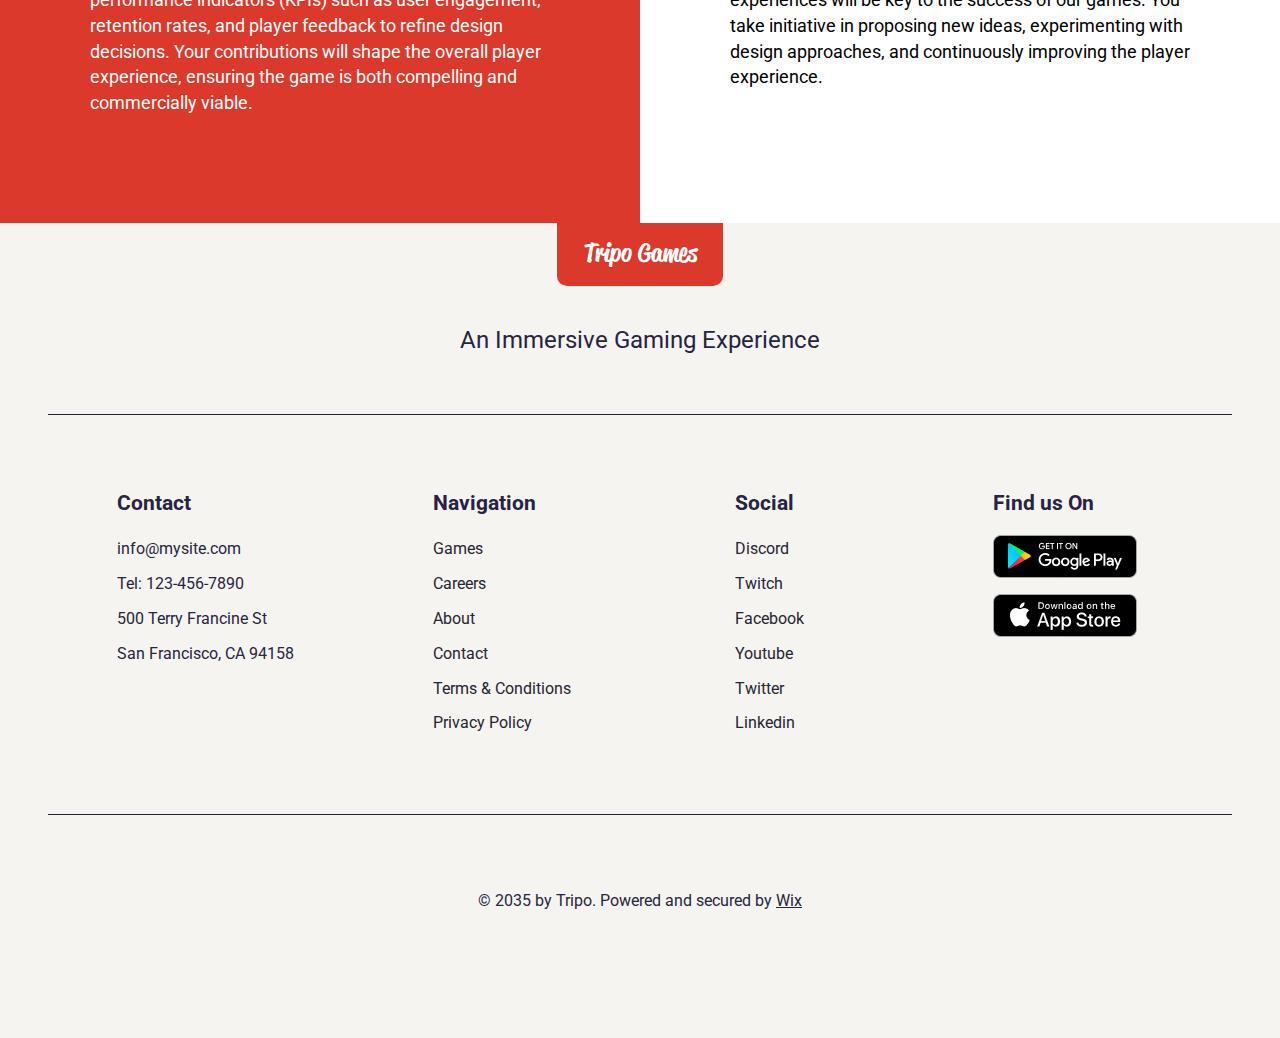
<file: pages/game-designer.html>
<!DOCTYPE html>
<html lang="en">
  <head>
    <meta charset="UTF-8" />
    <meta name="viewport" content="width=device-width, initial-scale=1.0" />
    <title>Game Designer</title>
    <link rel="stylesheet" href="../styles/css/vacancy.min.css" />
    <link rel="shortcut icon" href="../img/favicon.png" type="image/x-icon">
  </head>
  <body>
    <script src="../js/vacancy.js"></script>

    <main>
      <nav class="burger-nav">
        <ul>
          <a href="../index.html"><li>Home</li></a>
          <li class="games-t">
            <div class="games-d">
              <span>Games</span>
              <img class="games-d-i" src="../img/kipon/arrow.svg" alt="arrow" />
            </div>
            <ul class="g-selector-t">
              <a class="to-t" href="./kipon.html"><li>Kipon</li></a>
              <a class="to-t" href="./robotrix.html">
                <li>Robotrix</li>
              </a>
              <a class="to-t" href="./treasure-box.html">
                <li>Treasure Box</li>
              </a>
            </ul>
          </li>
          <a href="./careers.html"><li>Careers</li></a>
          <a href="./about.html"><li>About</li></a>
          <a id="to-marker" href="../index.html#marker"><li>Contact</li></a>
        </ul>
      </nav>

      <section id="send-cv">
        <form class="vacancy" action="./game-designer.html">
          <h5>Apply for a Position</h5>
          <p>
            Upload your CV and let us know why you're a great fit! We'll review
            your application and get back to you soon.
          </p>
          <div class="names">
            <div class="firstname">
              <label for="firstname">First Name *</label>
              <input type="text" id="firstname" required />
            </div>
            <div class="lastname">
              <label for="lastname">Last Name *</label>
              <input type="text" id="lastname" required />
            </div>
          </div>
          <div class="email-v">
            <label for="email-v">Email *</label>
            <input type="email" id="email-v" required />
          </div>
          <div class="upload-v">
            <label for="upload-v">Upload Your CV *</label>
            <input type="file" id="upload-v" required />
          </div>
          <button type="submit">Send</button>
        </form>
      </section>


      <section class="section-job-opening">
        <div class="over"></div>
        <header class="header">
          <div class="header-left">
            <div class="company-name">
              <a href="../index.html">Tripo Games</a>
            </div>
          </div>
          <div class="header-right">
            <ul class="header-items">
              <a href="../index.html"><li class="to-home">Home</li></a>
              <li class="games">
                <span>Games</span>
                <ul class="g-selector">
                  <a class="to" href="./kipon.html"><li>Kipon</li></a>
                  <a class="to" href="./robotrix.html"><li>Robotrix</li></a>
                  <a class="to" href="./treasure-box.html"
                    ><li>Treasure Box</li></a
                  >
                </ul>
              </li>
              <a href="./careers.html"><li class="to-career">Careers</li></a>
              <a href="./about.html"><li class="to-about">About</li></a>
              <a href="../index.html#marker"
                ><li class="to-contact">Contact</li></a
              >
            </ul>
          </div>
          <button class="group">
            <div class="grid">
              <span><span></span></span>
              <span><span></span></span>
              <span><span></span></span>
            </div>
          </button>
        </header>
        <div class="offer">
          <h6>Careers</h6>
          <h2>Game Desginer</h2>
          <p>Location: Houston</p>
          <p>Employment Type: Contract</p>
          <button id="toggleCV">Apply Now</button>
        </div>
      </section>
      <section class="section-description">
        <section class="section-responsibility">
          <div>
            <h4>What You’ll Do</h4>
            <br />
            <p>
              As a Game Designer, you will be responsible for conceptualizing
              and developing engaging gameplay experiences. You will design
              mechanics, systems, and narratives that captivate players while
              ensuring a balanced and immersive experience. Your role involves
              collaborating with artists, developers, and writers to bring your
              vision to life and refine gameplay elements based on feedback and
              testing.
              <br /><br />
              You’ll develop and document game mechanics, level designs, and
              user experiences, ensuring they align with the overall vision and
              player expectations. By iterating on prototypes and playtesting
              new ideas, you will refine game balance and enhance player
              satisfaction. Working closely with the development team, you will
              ensure smooth implementation of features and address design
              challenges effectively.
              <br /><br />
              Additionally, you will research industry trends, analyze player
              behavior, and provide insights to optimize engagement and
              retention. You will track key performance indicators (KPIs) such
              as user engagement, retention rates, and player feedback to refine
              design decisions. Your contributions will shape the overall player
              experience, ensuring the game is both compelling and commercially
              viable.
            </p>
          </div>
        </section>
        <section class="section-about">
          <div>
            <h4>Who You Are</h4>
            <br />
            <p>
              You are passionate about creating innovative and engaging game
              experiences. With a strong understanding of game mechanics,
              storytelling, and player psychology, you know how to craft
              compelling experiences that keep players engaged. You have
              experience in game design, level design, or interactive
              storytelling, with a portfolio demonstrating your ability to
              design well-balanced and immersive gameplay.
              <br /><br />
              You are a creative thinker who enjoys solving design challenges
              and iterating on ideas to achieve the best results. You work well
              in collaborative environments, communicating effectively with
              artists, developers, and writers to bring game concepts to life. A
              strong grasp of game engines, scripting, and prototyping tools is
              a plus, along with familiarity with industry-standard design
              documentation.
              <br /><br />
              Most importantly, you are excited about pushing the boundaries of
              interactive entertainment. Your ability to understand player
              motivations and create rewarding experiences will be key to the
              success of our games. You take initiative in proposing new ideas,
              experimenting with design approaches, and continuously improving
              the player experience.
            </p>
          </div>
        </section>
      </section>
    </main>

    <footer class="footer">
      <div class="company-name-b">
        <a href="../index.html">Tripo Games</a>
      </div>
      <h3>An Immersive Gaming Experience</h3>
      <span class="hl"></span>
      <div class="footer-d">
        <div class="f-c">
          <div class="f-item">
            <h2>Contact</h2>
            <span>info@mysite.com</span>
            <span>Tel: 123-456-7890</span>
            <span>500 Terry Francine St</span>
            <span>San Francisco, CA 94158</span>
          </div>
          <div class="f-item">
            <h2>Navigation</h2>
            <a href="../index.html#marker-g">Games</a>
            <a href="./careers.html">Careers</a>
            <a href="./about.html">About</a>
            <a href="../index.html#marker">Contact</a>
            <a href="./terms-and-conditions.html">Terms & Conditions</a>
            <a href="./privacy-policy.html">Privacy Policy</a>
          </div>
        </div>
        <div class="f-c">
          <div class="f-item">
            <h2>Social</h2>
            <a href="https://discord.com" target="_blank">
              <span>Discord</span>
            </a>
            <a href="https://twitch.tv" target="_blank">
              <span>Twitch</span>
            </a>
            <a href="https://facebook.com" target="_blank">
              <span>Facebook</span>
            </a>
            <a href="https://youtube.com" target="_blank">
              <span>Youtube</span>
            </a>
            <a href="https://twitter.com" target="_blank">
              <span>Twitter</span>
            </a>
            <a href="https://linkedin.com" target="_blank">
              <span>Linkedin</span>
            </a>
          </div>
          <div class="f-item">
            <h2>Find us On</h2>
            <a href="https://play.google.com" target="_blank">
              <img src="../img/index/play-store.png" alt="Play store" />
            </a>
            <a href="https://www.apple.com/app-store/" target="_blank">
              <img src="../img/index/app-store.png" alt="App store" />
            </a>
          </div>
        </div>
      </div>
      <span class="hl"></span>
      <span class="bottom-f">
        © 2035 by Tripo. <span class="br"></span> Powered and secured by
        <span>Wix</span>
      </span>
    </footer>
  </body>
</html>
</file>
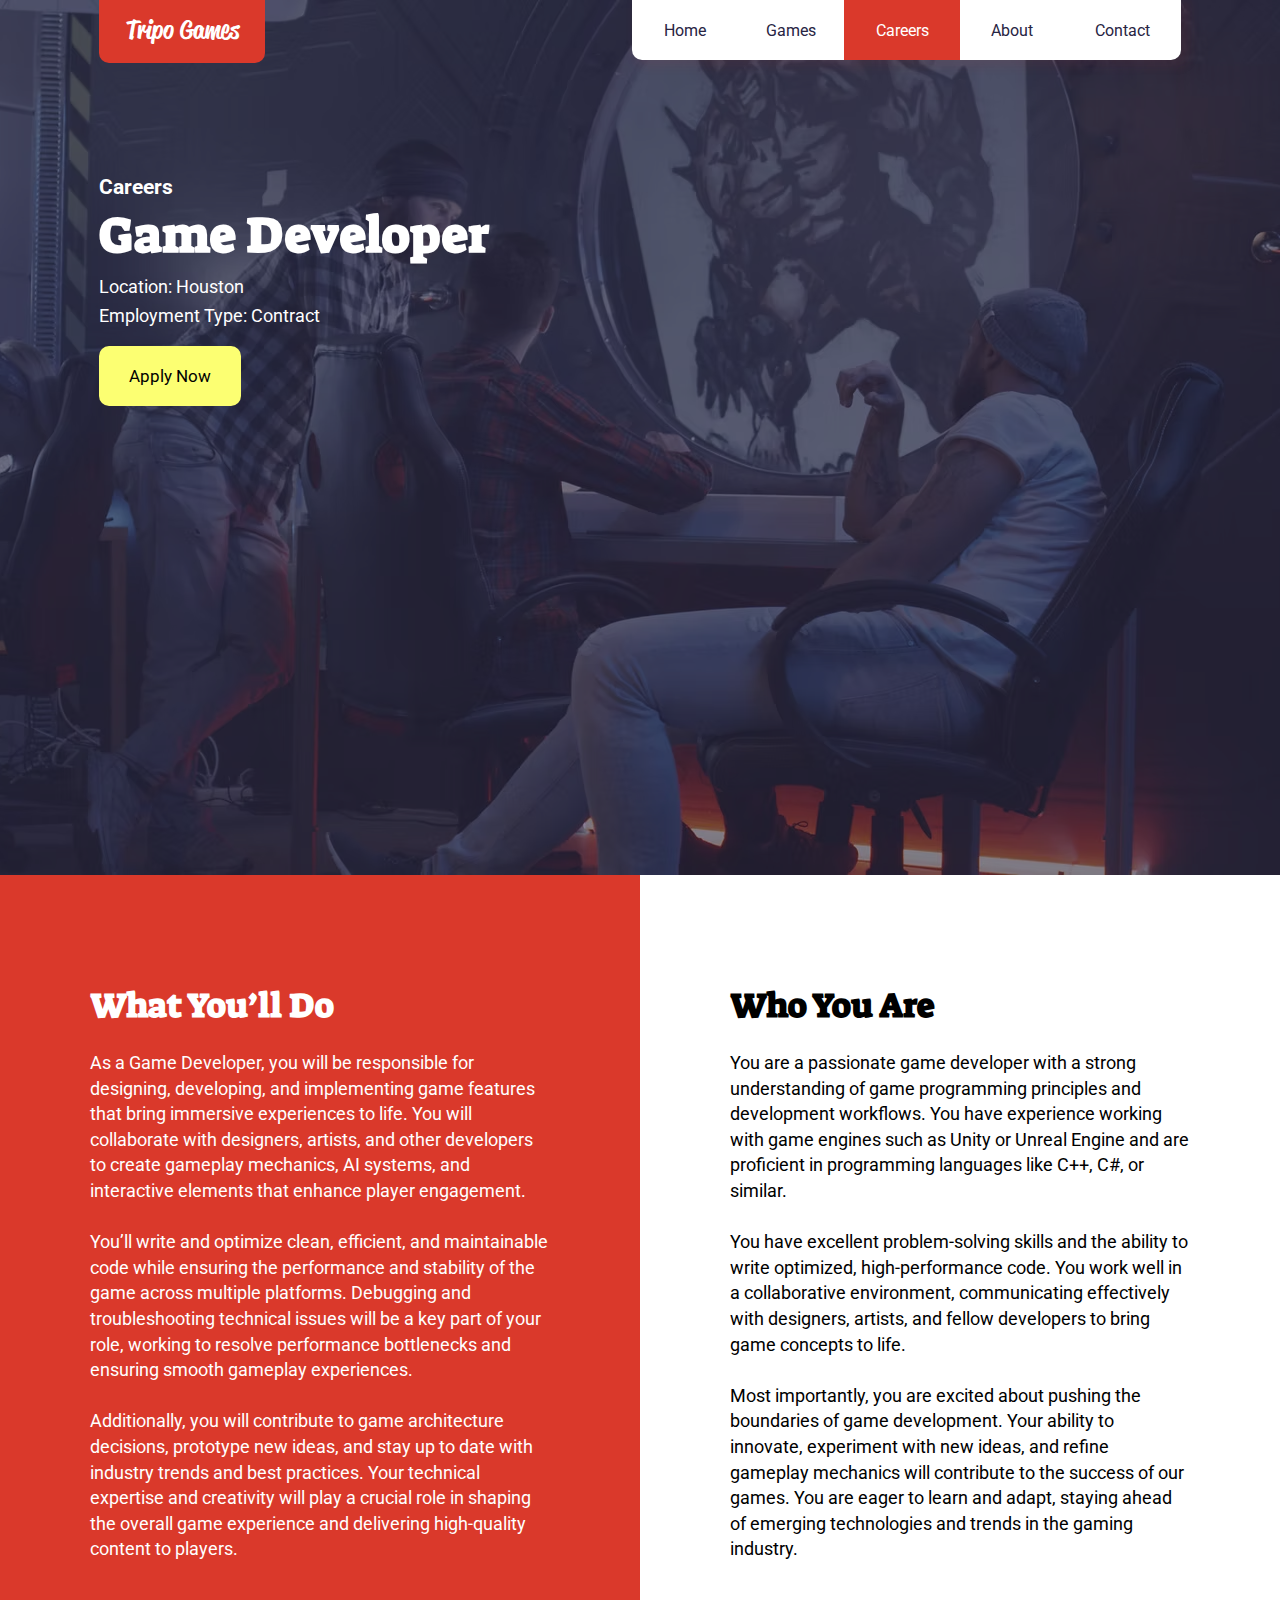
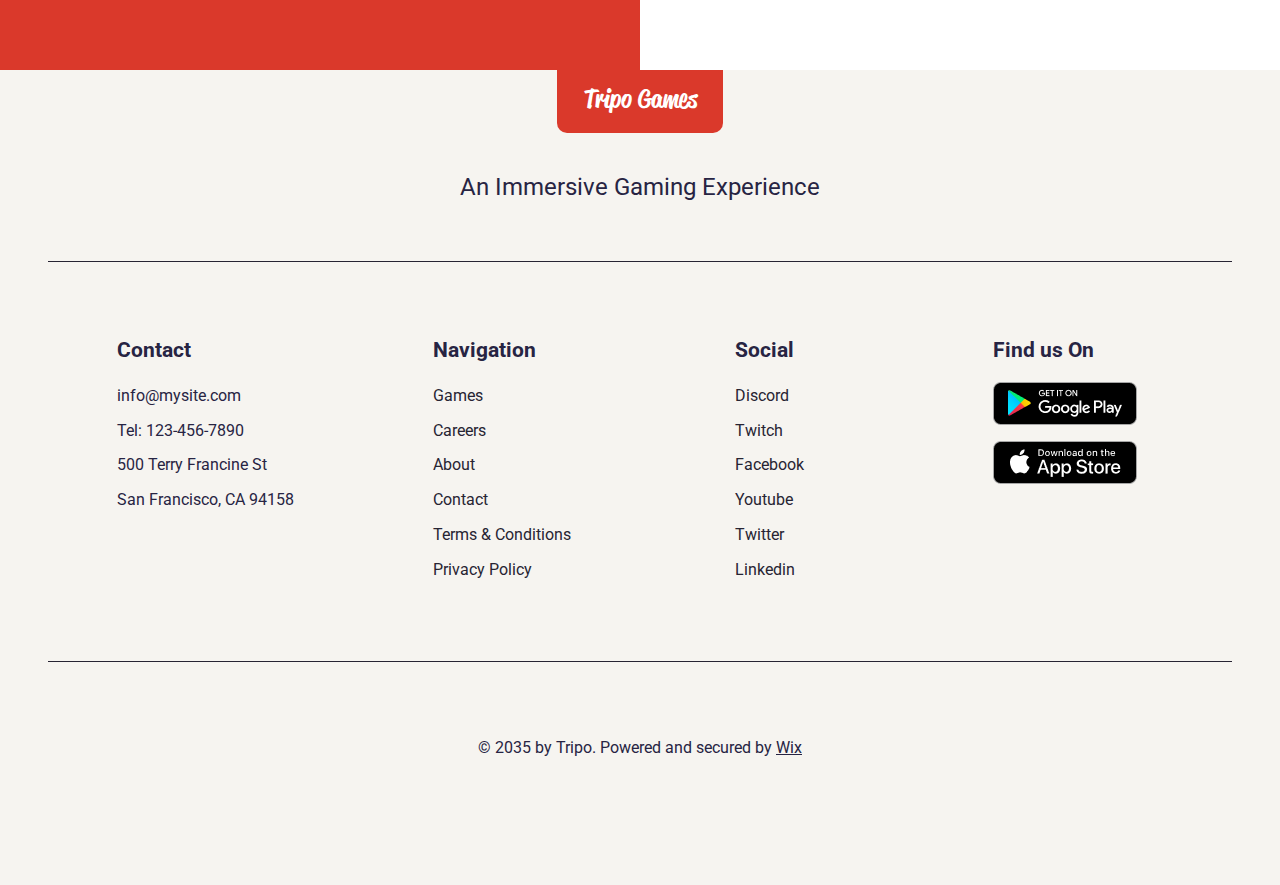
<file: pages/game-developer.html>
<!DOCTYPE html>
<html lang="en">
  <head>
    <meta charset="UTF-8" />
    <meta name="viewport" content="width=device-width, initial-scale=1.0" />
    <title>Game Developer</title>
    <link rel="stylesheet" href="../styles/css/vacancy.min.css" />
    <link rel="shortcut icon" href="../img/favicon.png" type="image/x-icon">
  </head>
  <body>
    <script src="../js/vacancy.js"></script>

    <main>
      <nav class="burger-nav">
        <ul>
          <a href="../index.html"><li>Home</li></a>
          <li class="games-t">
            <div class="games-d">
              <span>Games</span>
              <img class="games-d-i" src="../img/kipon/arrow.svg" alt="arrow" />
            </div>
            <ul class="g-selector-t">
              <a class="to-t" href="./kipon.html"><li>Kipon</li></a>
              <a class="to-t" href="./robotrix.html">
                <li>Robotrix</li>
              </a>
              <a class="to-t" href="./treasure-box.html">
                <li>Treasure Box</li>
              </a>
            </ul>
          </li>
          <a href="./careers.html"><li>Careers</li></a>
          <a href="./about.html"><li>About</li></a>
          <a id="to-marker" href="../index.html#marker"><li>Contact</li></a>
        </ul>
      </nav>

      <section id="send-cv">
        <form class="vacancy" action="./game-developer.html">
          <h5>Apply for a Position</h5>
          <p>
            Upload your CV and let us know why you're a great fit! We'll review
            your application and get back to you soon.
          </p>
          <div class="names">
            <div class="firstname">
              <label for="firstname">First Name *</label>
              <input type="text" id="firstname" required />
            </div>
            <div class="lastname">
              <label for="lastname">Last Name *</label>
              <input type="text" id="lastname" required />
            </div>
          </div>
          <div class="email-v">
            <label for="email-v">Email *</label>
            <input type="email" id="email-v" required />
          </div>
          <div class="upload-v">
            <label for="upload-v">Upload Your CV *</label>
            <input type="file" id="upload-v" required />
          </div>
          <button type="submit">Send</button>
        </form>
      </section>

      <section class="section-job-opening">
        <div class="over"></div>
        <header class="header">
          <div class="header-left">
            <div class="company-name">
              <a href="../index.html">Tripo Games</a>
            </div>
          </div>
          <div class="header-right">
            <ul class="header-items">
              <a href="../index.html"><li class="to-home">Home</li></a>
              <li class="games">
                <span>Games</span>
                <ul class="g-selector">
                  <a class="to" href="./kipon.html"><li>Kipon</li></a>
                  <a class="to" href="./robotrix.html"><li>Robotrix</li></a>
                  <a class="to" href="./treasure-box.html"
                    ><li>Treasure Box</li></a
                  >
                </ul>
              </li>
              <a href="./careers.html"><li class="to-career">Careers</li></a>
              <a href="./about.html"><li class="to-about">About</li></a>
              <a href="../index.html#marker"
                ><li class="to-contact">Contact</li></a
              >
            </ul>
          </div>
          <button class="group">
            <div class="grid">
              <span><span></span></span>
              <span><span></span></span>
              <span><span></span></span>
            </div>
          </button>
        </header>
        <div class="offer">
          <h6>Careers</h6>
          <h2>Game Developer</h2>
          <p>Location: Houston</p>
          <p>Employment Type: Contract</p>
          <button id="toggleCV">Apply Now</button>
        </div>
      </section>
      <section class="section-description">
        <section class="section-responsibility">
          <div>
            <h4>What You’ll Do</h4>
            <br />
            <p>
              As a Game Developer, you will be responsible for designing,
              developing, and implementing game features that bring immersive
              experiences to life. You will collaborate with designers, artists,
              and other developers to create gameplay mechanics, AI systems, and
              interactive elements that enhance player engagement.
              <br /><br />
              You’ll write and optimize clean, efficient, and maintainable code
              while ensuring the performance and stability of the game across
              multiple platforms. Debugging and troubleshooting technical issues
              will be a key part of your role, working to resolve performance
              bottlenecks and ensuring smooth gameplay experiences.
              <br /><br />
              Additionally, you will contribute to game architecture decisions,
              prototype new ideas, and stay up to date with industry trends and
              best practices. Your technical expertise and creativity will play
              a crucial role in shaping the overall game experience and
              delivering high-quality content to players.
            </p>
          </div>
        </section>
        <section class="section-about">
          <div>
            <h4>Who You Are</h4>
            <br />
            <p>
              You are a passionate game developer with a strong understanding of
              game programming principles and development workflows. You have
              experience working with game engines such as Unity or Unreal
              Engine and are proficient in programming languages like C++, C#,
              or similar.
              <br /><br />
              You have excellent problem-solving skills and the ability to write
              optimized, high-performance code. You work well in a collaborative
              environment, communicating effectively with designers, artists,
              and fellow developers to bring game concepts to life.
              <br /><br />
              Most importantly, you are excited about pushing the boundaries of
              game development. Your ability to innovate, experiment with new
              ideas, and refine gameplay mechanics will contribute to the
              success of our games. You are eager to learn and adapt, staying
              ahead of emerging technologies and trends in the gaming industry.
            </p>
          </div>
        </section>
      </section>
    </main>

    <footer class="footer">
      <div class="company-name-b">
        <a href="../index.html">Tripo Games</a>
      </div>
      <h3>An Immersive Gaming Experience</h3>
      <span class="hl"></span>
      <div class="footer-d">
        <div class="f-c">
          <div class="f-item">
            <h2>Contact</h2>
            <span>info@mysite.com</span>
            <span>Tel: 123-456-7890</span>
            <span>500 Terry Francine St</span>
            <span>San Francisco, CA 94158</span>
          </div>
          <div class="f-item">
            <h2>Navigation</h2>
            <a href="../index.html#marker-g">Games</a>
            <a href="./careers.html">Careers</a>
            <a href="./about.html">About</a>
            <a href="../index.html#marker">Contact</a>
            <a href="./terms-and-conditions.html">Terms & Conditions</a>
            <a href="./privacy-policy.html">Privacy Policy</a>
          </div>
        </div>
        <div class="f-c">
          <div class="f-item">
            <h2>Social</h2>
            <a href="https://discord.com" target="_blank">
              <span>Discord</span>
            </a>
            <a href="https://twitch.tv" target="_blank">
              <span>Twitch</span>
            </a>
            <a href="https://facebook.com" target="_blank">
              <span>Facebook</span>
            </a>
            <a href="https://youtube.com" target="_blank">
              <span>Youtube</span>
            </a>
            <a href="https://twitter.com" target="_blank">
              <span>Twitter</span>
            </a>
            <a href="https://linkedin.com" target="_blank">
              <span>Linkedin</span>
            </a>
          </div>
          <div class="f-item">
            <h2>Find us On</h2>
            <a href="https://play.google.com" target="_blank">
              <img src="../img/index/play-store.png" alt="Play store" />
            </a>
            <a href="https://www.apple.com/app-store/" target="_blank">
              <img src="../img/index/app-store.png" alt="App store" />
            </a>
          </div>
        </div>
      </div>
      <span class="hl"></span>
      <span class="bottom-f">
        © 2035 by Tripo. <span class="br"></span> Powered and secured by
        <span>Wix</span>
      </span>
    </footer>
  </body>
</html>
</file>
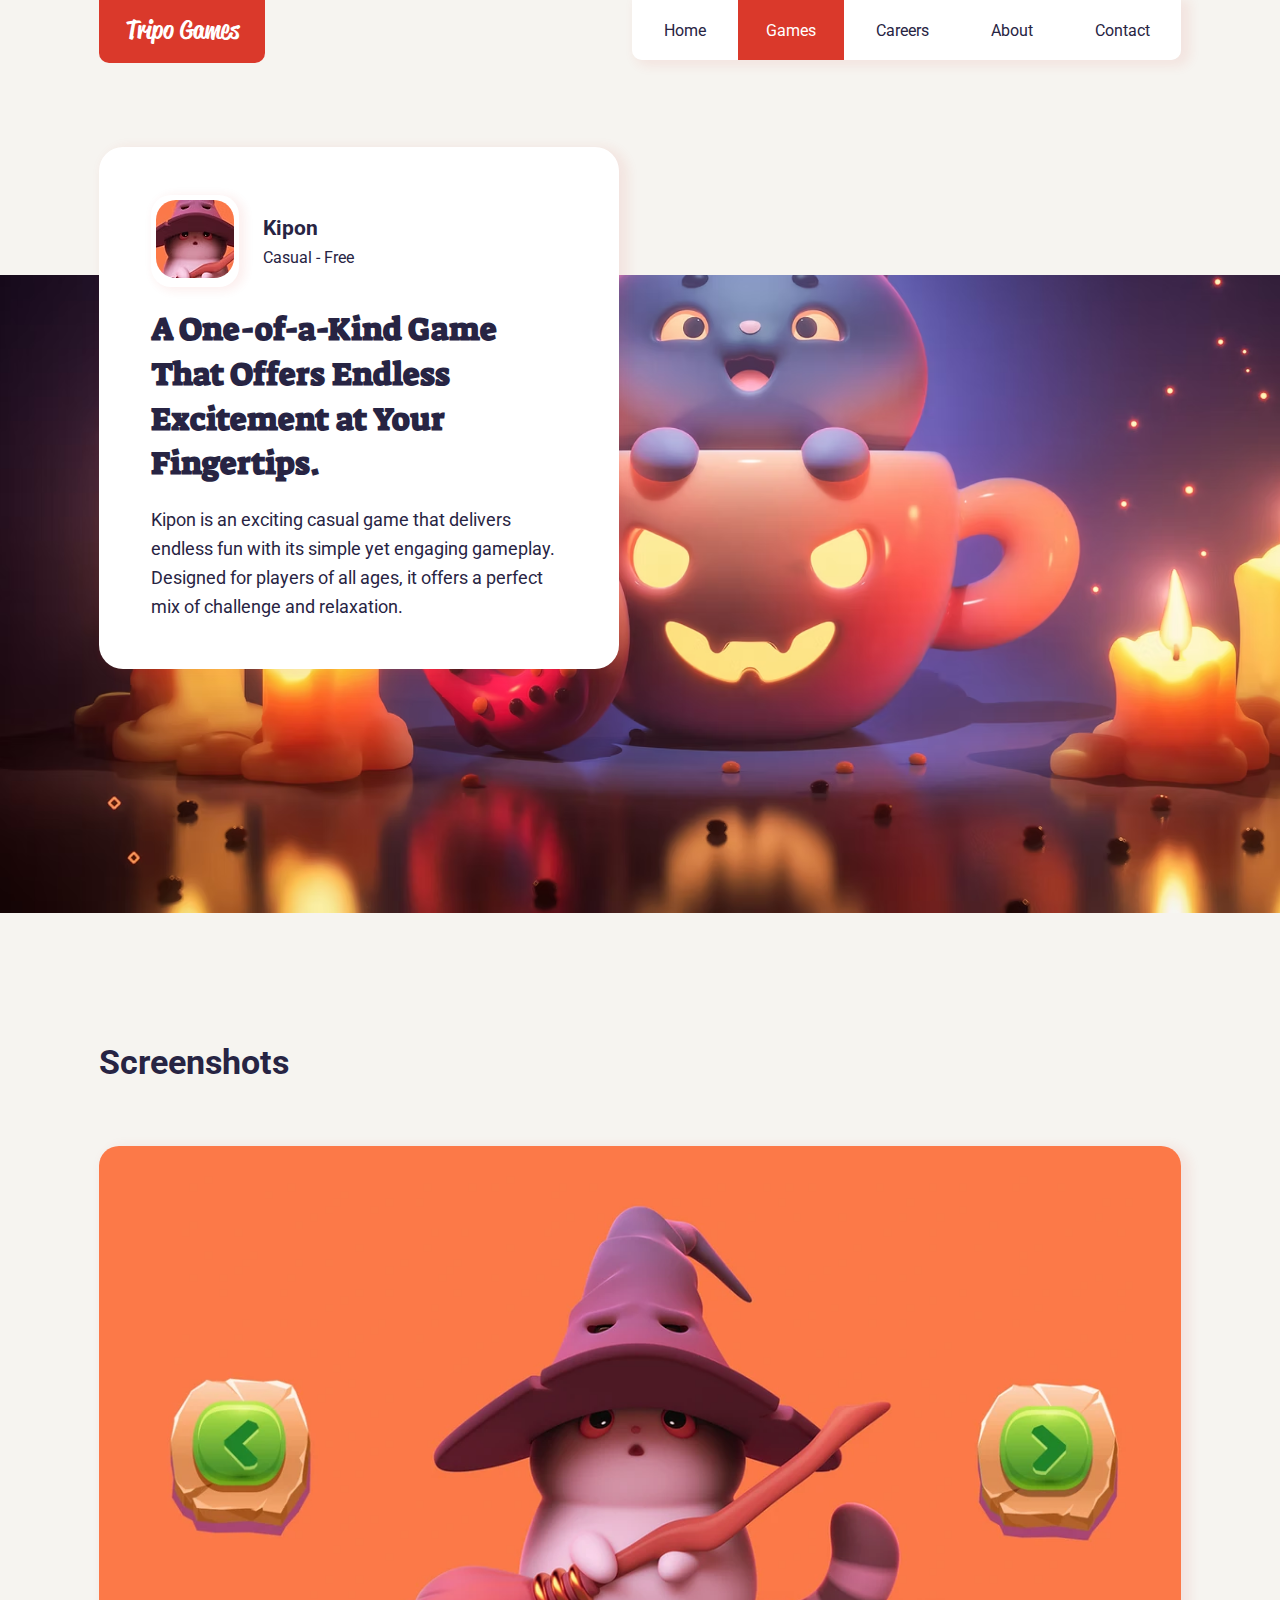
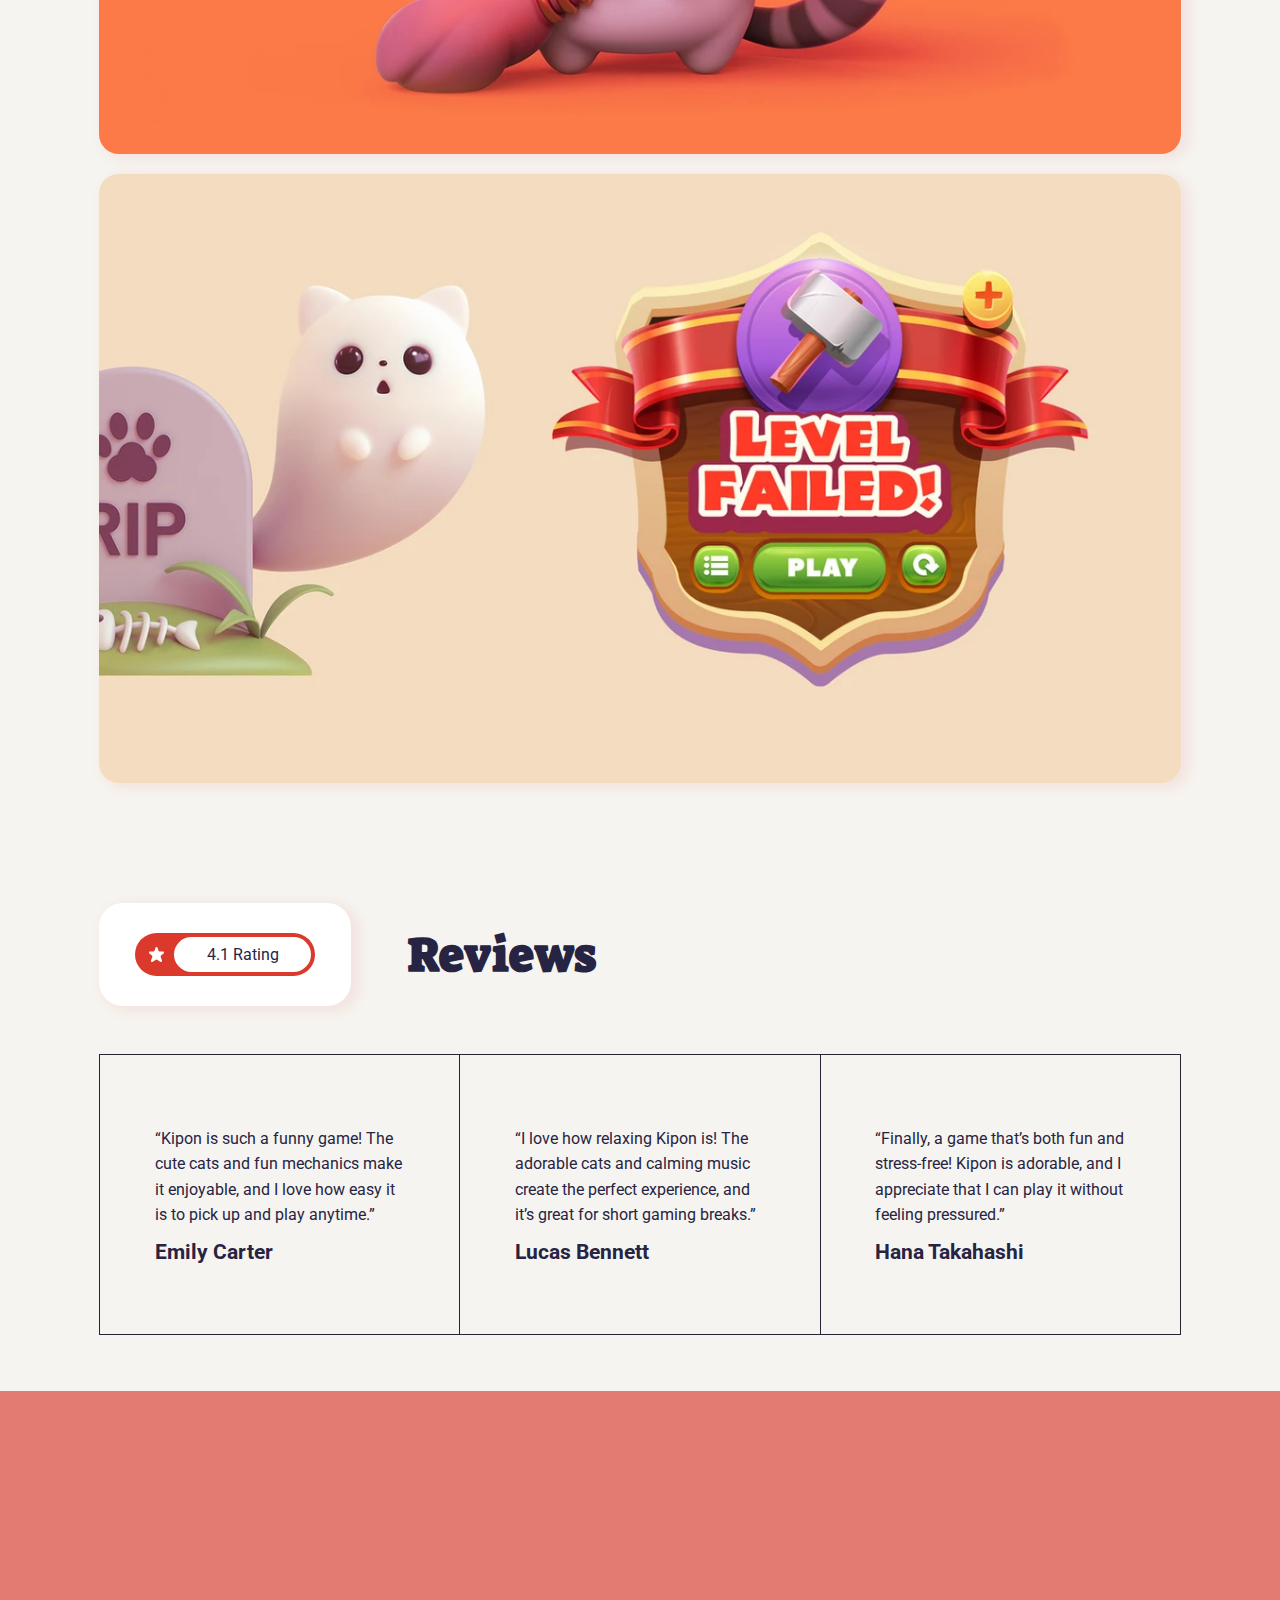
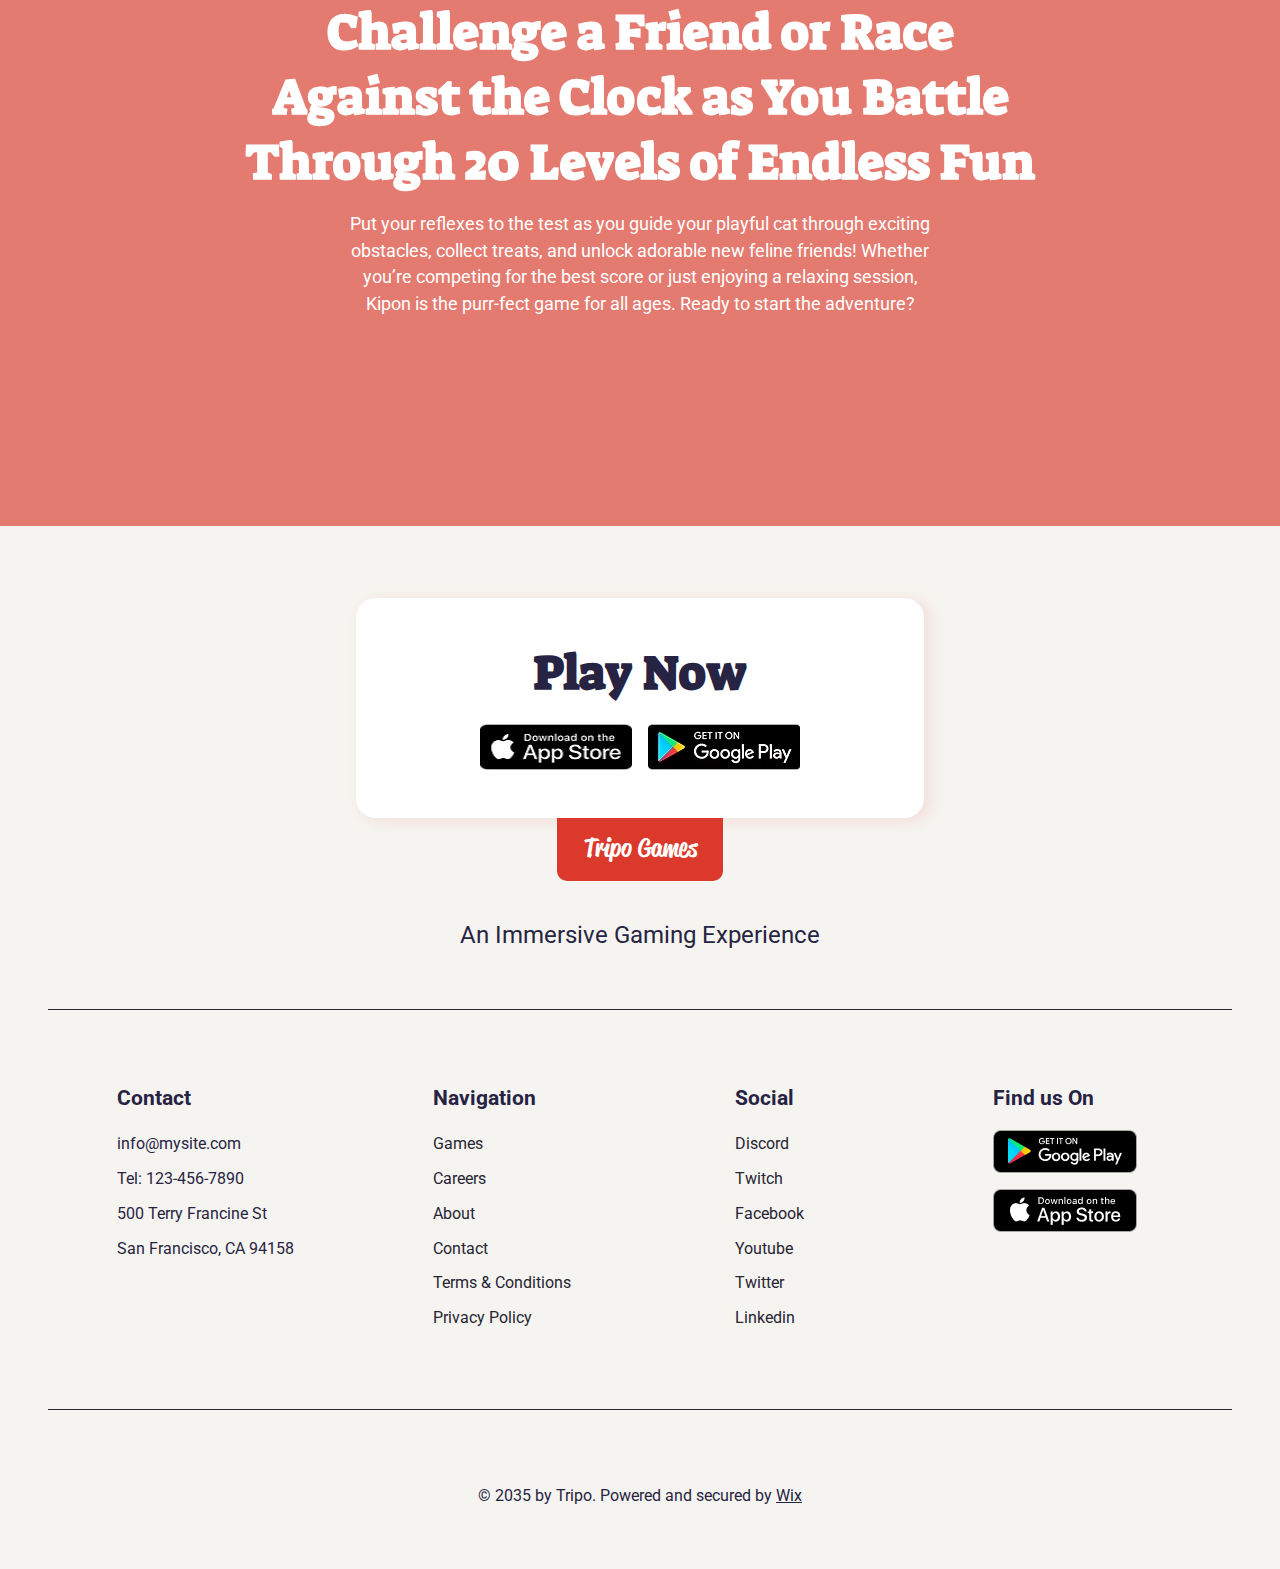
<file: pages/kipon.html>
<!DOCTYPE html>
<html lang="en">
  <head>
    <meta charset="UTF-8" />
    <meta name="viewport" content="width=device-width, initial-scale=1.0" />
    <title>Kipon</title>
    <link rel="shortcut icon" href="../img/favicon.png" type="image/x-icon">
    <link rel="stylesheet" href="../styles/css/kipon.min.css" />
  </head>

  <body>
    <script src="../js/kipon.js"></script>

    <header class="header">
      <div class="header-left">
        <div class="company-name">
          <a href="../index.html">Tripo Games</a>
        </div>
      </div>
      <div class="header-right">
        <ul class="header-items">
          <a href="../index.html"><li class="to-home">Home</li></a>
          <li class="games">
            <span>Games</span>
            <ul class="g-selector">
              <a class="to" href="./kipon.html"><li>Kipon</li></a>
              <a class="to" href="./robotrix.html"><li>Robotrix</li></a>
              <a class="to" href="./treasure-box.html"><li>Treasure Box</li></a>
            </ul>
          </li>
          <a href="./careers.html"><li class="to-career">Careers</li></a>
          <a href="./about.html"><li class="to-about">About</li></a>
          <a href="../index.html#marker"><li class="to-contact">Contact</li></a>
        </ul>
      </div>
      <button class="group">
        <div class="grid">
          <span><span></span></span>
          <span><span></span></span>
          <span><span></span></span>
        </div>
      </button>
    </header>

    <main>
      <nav class="burger-nav">
        <ul>
          <a href="../index.html"><li>Home</li></a>
          <li class="games-t">
            <div class="games-d">
              <span>Games</span>
              <img class="games-d-i" src="../img/kipon/arrow.svg" alt="arrow" />
            </div>
            <ul class="g-selector-t">
              <a class="to-t" href="./kipon.html"><li>Kipon</li></a>
              <a class="to-t" href="./robotrix.html">
                <li>Robotrix</li>
              </a>
              <a class="to-t" href="./treasure-box.html">
                <li>Treasure Box</li>
              </a>
            </ul>
          </li>
          <a href="./careers.html"><li>Careers</li></a>
          <a href="./about.html"><li>About</li></a>
          <a id="to-marker" href="../index.html#marker"><li>Contact</li></a>
        </ul>
      </nav>

      <section class="section-intro">
        <div class="box">
          <div class="game-title">
            <div class="img-wrapper">
              <img src="../img/kipon/game_1_mini.avif" alt="" />
            </div>
            <div class="title-text">
              <span>Kipon</span>
              <span>Casual - Free</span>
            </div>
          </div>
          <h2>
            ​A One-of-a-Kind Game That Offers Endless Excitement at Your
            Fingertips.
          </h2>
          <p>
            Kipon is an exciting casual game that delivers endless fun with its
            simple yet engaging gameplay. Designed for players of all ages, it
            offers a perfect mix of challenge and relaxation.
          </p>
        </div>
      </section>
      <section class="section-gallery">
        <span>Screenshots</span>
        <div class="gallery">
          <div class="img-wrapper">
            <img src="../img/kipon/gallery_1.webp" alt="" />
          </div>
          <div class="img-wrapper">
            <img src="../img/kipon/gallery_2.webp" alt="" />
          </div>
        </div>
      </section>
      <section class="section-reviews">
        <div class="review-title">
          <div class="wrap">
            <div class="wrap-red">
              <img src="../img/kipon/star.svg" alt="star" />
              <div class="wrap-white">
                <span>4.1 Rating</span>
              </div>
            </div>
          </div>
          <h2>Reviews</h2>
        </div>
        <div class="reviews">
          <article class="review">
            <div class="review-box">
              <p>
                “Kipon is such a funny game! The cute cats and fun mechanics
                make it enjoyable, and I love how easy it is to pick up and play
                anytime.”
              </p>
              <h3>Emily Carter</h3>
            </div>
          </article>
          <article class="review">
            <div class="review-box">
              <p>
                “I love how relaxing Kipon is! The adorable cats and calming
                music create the perfect experience, and it’s great for short
                gaming breaks.”
              </p>
              <h3>Lucas Bennett</h3>
            </div>
          </article>
          <article class="review">
            <div class="review-box">
              <p>
                “Finally, a game that’s both fun and stress-free! Kipon is
                adorable, and I appreciate that I can play it without feeling
                pressured.”
              </p>
              <h3>Hana Takahashi</h3>
            </div>
          </article>
        </div>
      </section>
      <section class="section-about">
        <div class="about-gradient"></div>
        <h2>
          Challenge a Friend or Race Against the Clock as You Battle Through 20
          Levels of Endless Fun
        </h2>
        <p>
          Put your reflexes to the test as you guide your playful cat through
          exciting obstacles, collect treats, and unlock adorable new feline
          friends! Whether you’re competing for the best score or just enjoying
          a relaxing session, Kipon is the purr-fect game for all ages. Ready to
          start the adventure?
        </p>
      </section>
      <section class="section-download">
        <div class="play">
          <h2>Play Now</h2>
          <div class="source">
            <a href="https://www.apple.com/app-store/" target="_blank">
              <img src="../img/kipon/app-store.png" alt="app store" />
            </a>
            <a href="https://play.google.com" target="_blank">
              <img src="../img/kipon/play-store.avif" alt="play store" />
            </a>
          </div>
        </div>  
      </section>
    </main>

    <footer class="footer">
      <div class="company-name-b">
        <a href="../index.html">Tripo Games</a>
      </div>
      <h3>An Immersive Gaming Experience</h3>
      <span class="hl"></span>
      <div class="footer-d">
        <div class="f-c">
          <div class="f-item">
            <h2>Contact</h2>
            <span>info@mysite.com</span>
            <span>Tel: 123-456-7890</span>
            <span>500 Terry Francine St</span>
            <span>San Francisco, CA 94158</span>
          </div>
          <div class="f-item">
            <h2>Navigation</h2>
            <a href="../index.html#marker-g">Games</a>
            <a href="./careers.html">Careers</a>
            <a href="./about.html">About</a>
            <a href="../index.html#marker">Contact</a>
            <a href="./terms-and-conditions.html">Terms & Conditions</a>
            <a href="./privacy-policy.html">Privacy Policy</a>
          </div>
        </div>
        <div class="f-c">
          <div class="f-item">
            <h2>Social</h2>
            <a href="https://discord.com" target="_blank">
              <span>Discord</span>
            </a>
            <a href="https://twitch.tv" target="_blank">
              <span>Twitch</span>
            </a>
            <a href="https://facebook.com" target="_blank">
              <span>Facebook</span>
            </a>
            <a href="https://youtube.com" target="_blank">
              <span>Youtube</span>
            </a>
            <a href="https://twitter.com" target="_blank">
              <span>Twitter</span>
            </a>
            <a href="https://linkedin.com" target="_blank">
              <span>Linkedin</span>
            </a>
          </div>
          <div class="f-item">
            <h2>Find us On</h2>
            <a href="https://play.google.com" target="_blank">
              <img src="../img/index/play-store.png" alt="Play store" />
            </a>
            <a href="https://www.apple.com/app-store/" target="_blank">
              <img src="../img/index/app-store.png" alt="App store" />
            </a>
          </div>
        </div>
      </div>
      <span class="hl"></span>
      <span class="bottom-f">
        © 2035 by Tripo. <span class="br"></span> Powered and secured by
        <span>Wix</span>
      </span>
    </footer>
  </body>
</html>
</file>
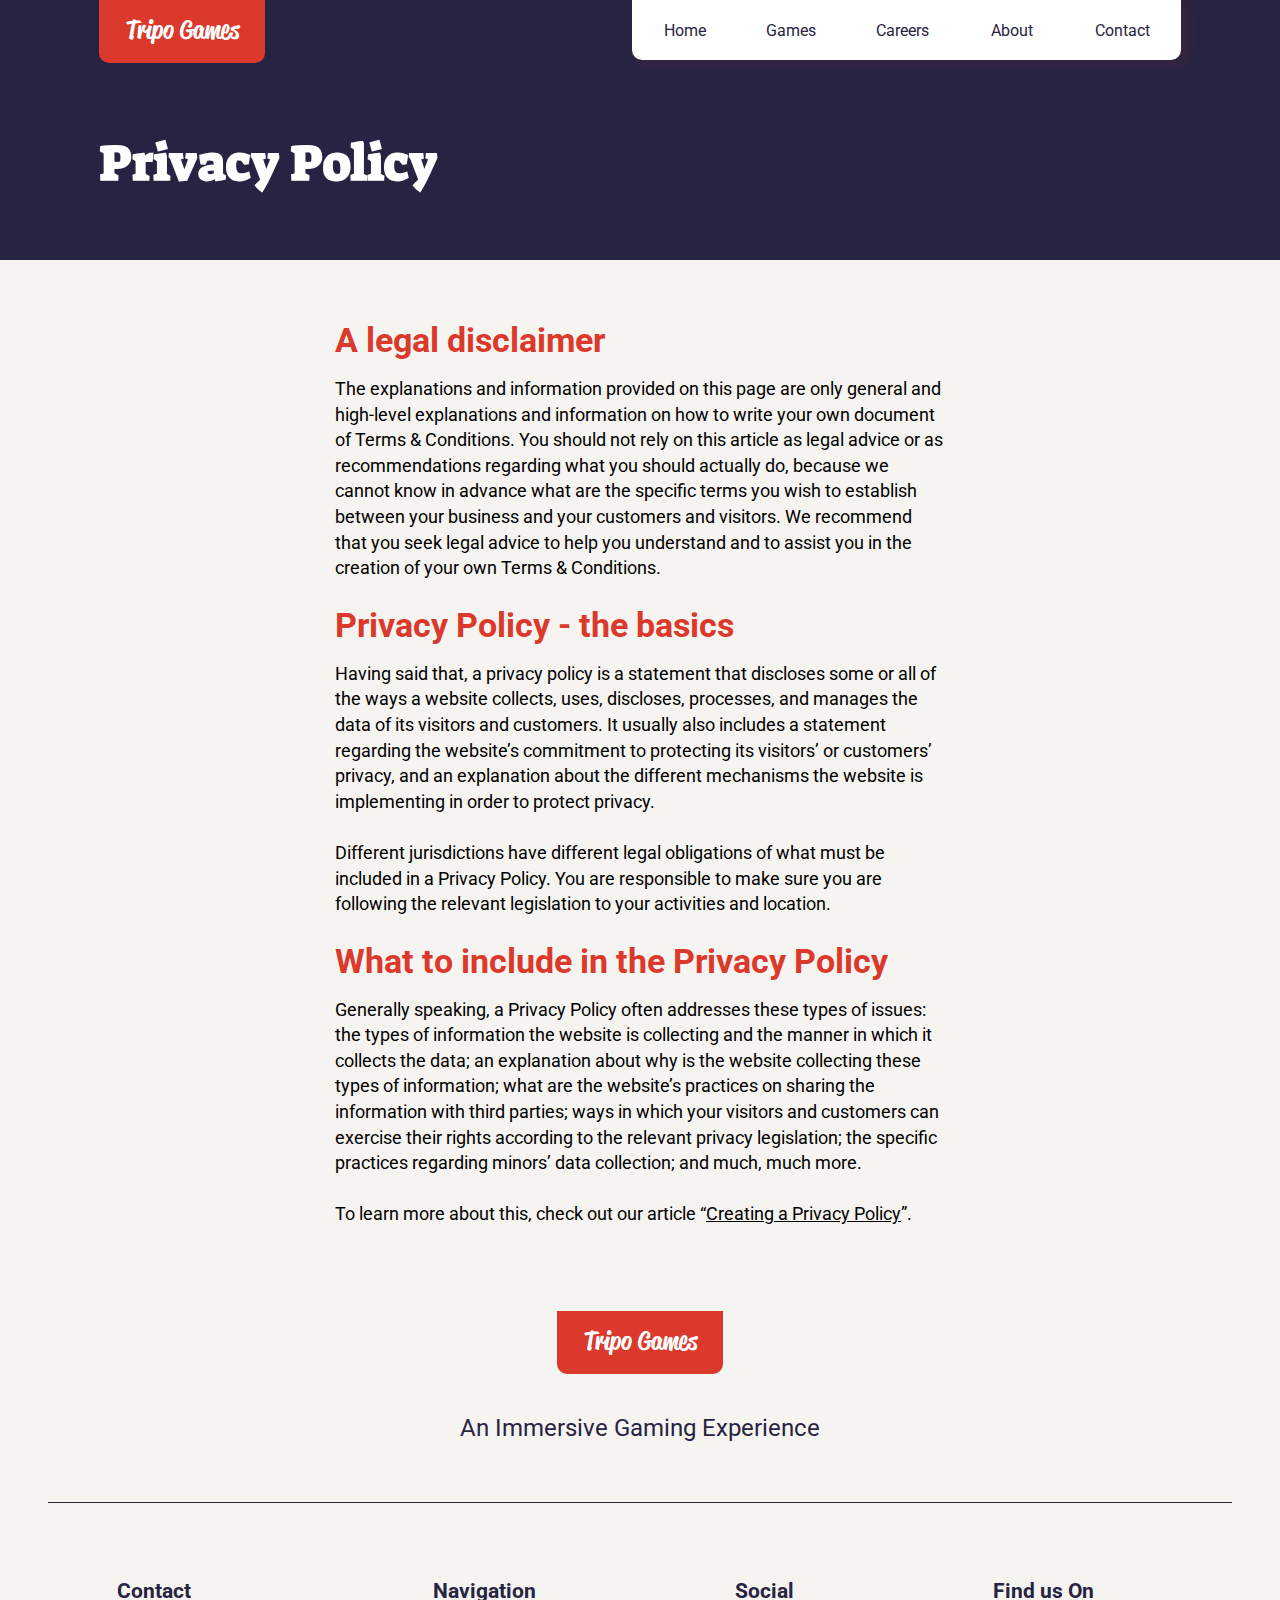
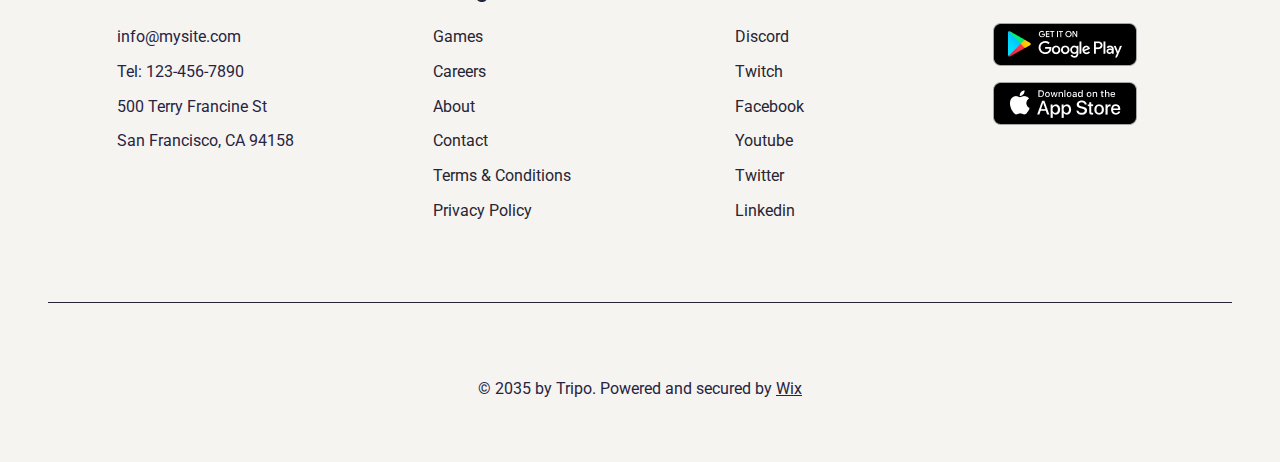
<file: pages/privacy-policy.html>
<!DOCTYPE html>
<html lang="en">
  <head>
    <meta charset="UTF-8" />
    <meta name="viewport" content="width=device-width, initial-scale=1.0" />
    <title>Privacy Policy</title>
    <link rel="stylesheet" href="../styles/css/privacy-policy.min.css" />
    <link rel="shortcut icon" href="../img/favicon.png" type="image/x-icon">
  </head>
  <body>
    <script src="../js/terms-and-conditions.js"></script>
    <header class="header">
      <div class="header-left">
        <div class="company-name">
          <a href="../index.html">Tripo Games</a>
        </div>
      </div>
      <div class="header-right">
        <ul class="header-items">
          <a href="../index.html"><li class="to-home">Home</li></a>
          <li class="games">
            <span>Games</span>
            <ul class="g-selector">
              <a class="to" href="./kipon.html"><li>Kipon</li></a>
              <a class="to" href="./robotrix.html"><li>Robotrix</li></a>
              <a class="to" href="./treasure-box.html"><li>Treasure Box</li></a>
            </ul>
          </li>
          <a href="./careers.html"><li class="to-career">Careers</li></a>
          <a href="./about.html"><li class="to-about">About</li></a>
          <a href="../index.html#marker"><li class="to-contact">Contact</li></a>
        </ul>
      </div>
      <button class="group">
        <div class="grid">
          <span><span></span></span>
          <span><span></span></span>
          <span><span></span></span>
        </div>
      </button>
    </header>

    <main>
      <nav class="burger-nav">
        <ul>
          <a href="../index.html"><li>Home</li></a>
          <li class="games-t">
            <div class="games-d">
              <span>Games</span>
              <img
                class="games-d-i"
                src="../img/terms-and-conditions/arrow.svg"
                alt="arrow"
              />
            </div>
            <ul class="g-selector-t">
              <a class="to-t" href="./kipon.html"><li>Kipon</li></a>
              <a class="to-t" href="./robotrix.html">
                <li>Robotrix</li>
              </a>
              <a class="to-t" href="./treasure-box.html">
                <li>Treasure Box</li>
              </a>
            </ul>
          </li>
          <a href="./careers.html"><li>Careers</li></a>
          <a href="./about.html"><li>About</li></a>
          <a id="to-marker" href="../index.html#marker"><li>Contact</li></a>
        </ul>
      </nav>

      <section class="section-topic">
        <h1>Privacy Policy</h1>
      </section>

      <section class="section-topic-content">
        <div class="wrapper">
          <h4>A legal disclaimer</h4>
          <p>
            The explanations and information provided on this page are only
            general and high-level explanations and information on how to write
            your own document of Terms & Conditions. You should not rely on this
            article as legal advice or as recommendations regarding what you
            should actually do, because we cannot know in advance what are the
            specific terms you wish to establish between your business and your
            customers and visitors. We recommend that you seek legal advice to
            help you understand and to assist you in the creation of your own
            Terms & Conditions.
          </p>
          <h4>Privacy Policy - the basics</h4>
          <p>
            Having said that, a privacy policy is a statement that discloses
            some or all of the ways a website collects, uses, discloses,
            processes, and manages the data of its visitors and customers. It
            usually also includes a statement regarding the website’s commitment
            to protecting its visitors’ or customers’ privacy, and an
            explanation about the different mechanisms the website is
            implementing in order to protect privacy. 

            <br />
            <br />

            Different jurisdictions have different legal obligations of what
            must be included in a Privacy Policy. You are responsible to make
            sure you are following the relevant legislation to your activities
            and location. 
          </p>
          <h4>What to include in the Privacy Policy</h4>
          <p>
            Generally speaking, a Privacy Policy often addresses these types of
            issues: the types of information the website is collecting and the
            manner in which it collects the data; an explanation about why is
            the website collecting these types of information; what are the
            website’s practices on sharing the information with third parties;
            ways in which your visitors and customers can exercise their rights
            according to the relevant privacy legislation; the specific
            practices regarding minors’ data collection; and much, much more.

            <br />
            <br />

            To learn more about this, check out our article “<span
              >Creating a Privacy Policy</span
            >”.
          </p>
        </div>
      </section>
    </main>

    <footer class="footer">
      <div class="company-name-b">
        <a href="../index.html">Tripo Games</a>
      </div>
      <h3>An Immersive Gaming Experience</h3>
      <span class="hl"></span>
      <div class="footer-d">
        <div class="f-c">
          <div class="f-item">
            <h2>Contact</h2>
            <span>info@mysite.com</span>
            <span>Tel: 123-456-7890</span>
            <span>500 Terry Francine St</span>
            <span>San Francisco, CA 94158</span>
          </div>
          <div class="f-item">
            <h2>Navigation</h2>
            <a href="../index.html#marker-g">Games</a>
            <a href="./careers.html">Careers</a>
            <a href="./about.html">About</a>
            <a href="../index.html#marker">Contact</a>
            <a href="./terms-and-conditions.html">Terms & Conditions</a>
            <a href="./privacy-policy.html">Privacy Policy</a>
          </div>
        </div>
        <div class="f-c">
          <div class="f-item">
            <h2>Social</h2>
            <a href="https://discord.com" target="_blank">
              <span>Discord</span>
            </a>
            <a href="https://twitch.tv" target="_blank">
              <span>Twitch</span>
            </a>
            <a href="https://facebook.com" target="_blank">
              <span>Facebook</span>
            </a>
            <a href="https://youtube.com" target="_blank">
              <span>Youtube</span>
            </a>
            <a href="https://twitter.com" target="_blank">
              <span>Twitter</span>
            </a>
            <a href="https://linkedin.com" target="_blank">
              <span>Linkedin</span>
            </a>
          </div>
          <div class="f-item">
            <h2>Find us On</h2>
            <a href="https://play.google.com" target="_blank">
              <img src="../img/index/play-store.png" alt="Play store" />
            </a>
            <a href="https://www.apple.com/app-store/" target="_blank">
              <img src="../img/index/app-store.png" alt="App store" />
            </a>
          </div>
        </div>
      </div>
      <span class="hl"></span>
      <span class="bottom-f">
        © 2035 by Tripo. <span class="br"></span> Powered and secured by
        <span>Wix</span>
      </span>
    </footer>
  </body>
</html>
</file>
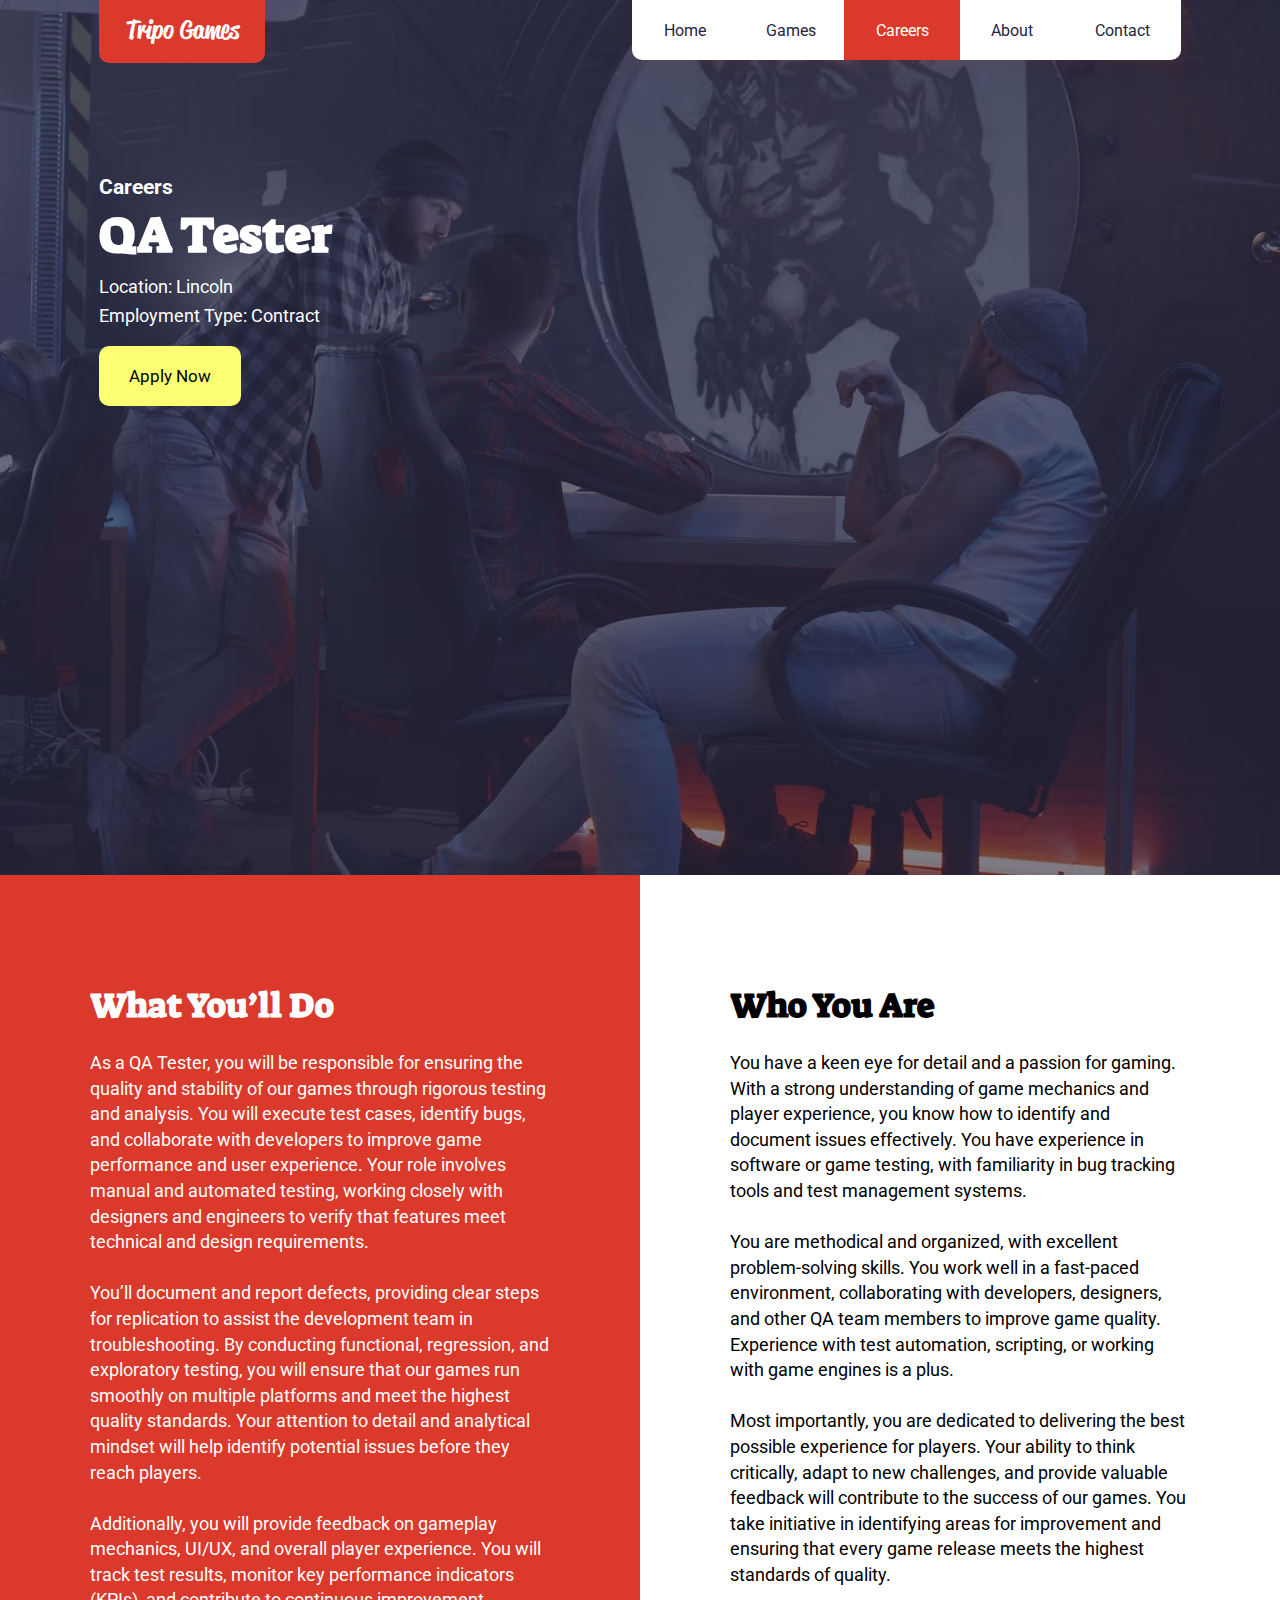
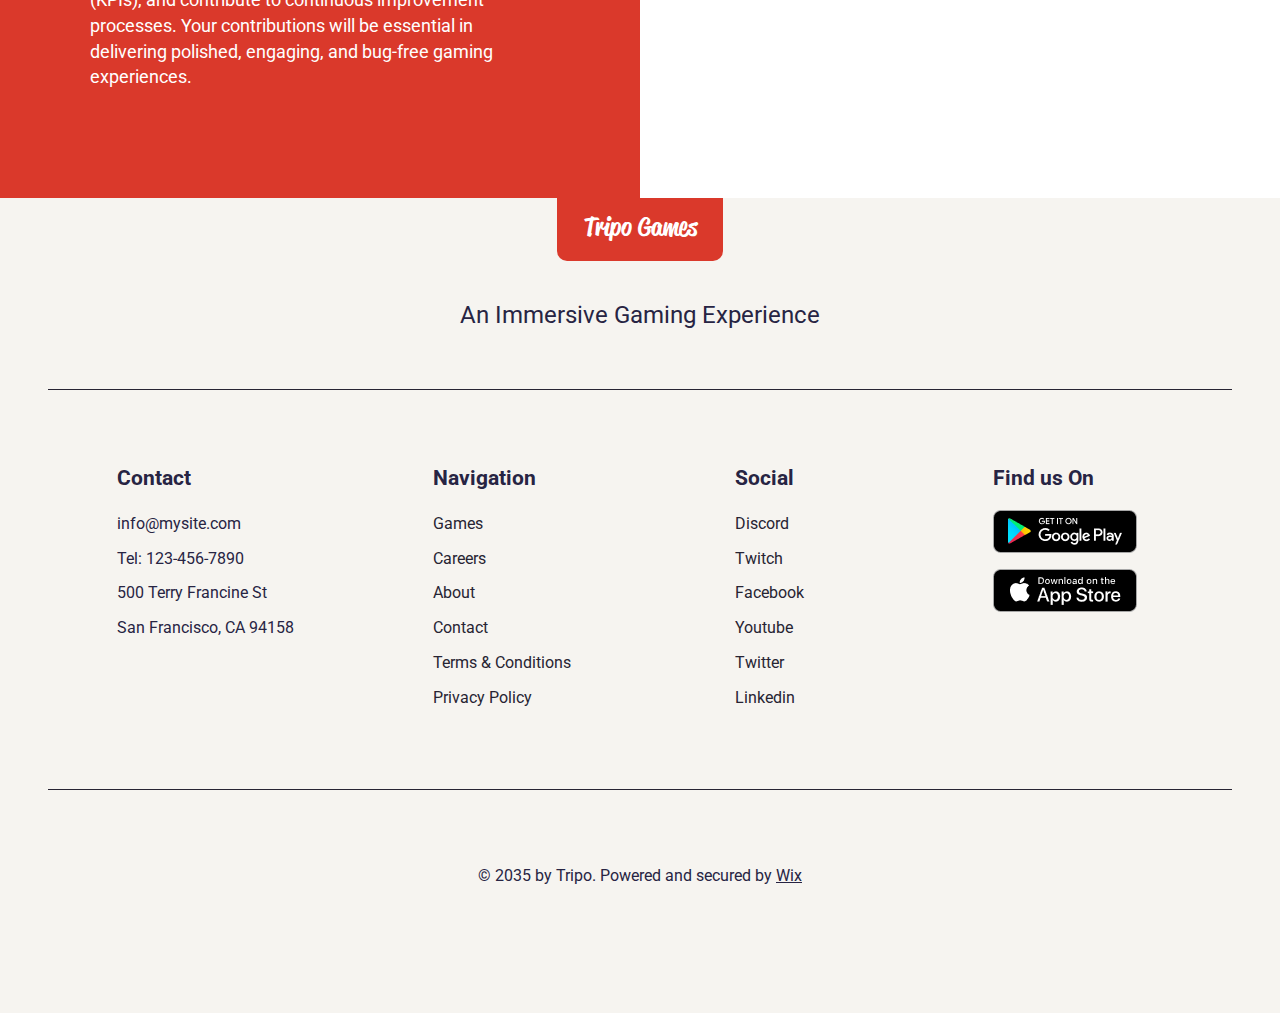
<file: pages/qa-tester.html>
<!DOCTYPE html>
<html lang="en">
  <head>
    <meta charset="UTF-8" />
    <meta name="viewport" content="width=device-width, initial-scale=1.0" />
    <title>QA Tester</title>
    <link rel="stylesheet" href="../styles/css/vacancy.min.css" />
    <link rel="shortcut icon" href="../img/favicon.png" type="image/x-icon">
  </head>
  <body>
    <script src="../js/vacancy.js"></script>

    <main>
      <nav class="burger-nav">
        <ul>
          <a href="../index.html"><li>Home</li></a>
          <li class="games-t">
            <div class="games-d">
              <span>Games</span>
              <img class="games-d-i" src="../img/kipon/arrow.svg" alt="arrow" />
            </div>
            <ul class="g-selector-t">
              <a class="to-t" href="./kipon.html"><li>Kipon</li></a>
              <a class="to-t" href="./robotrix.html">
                <li>Robotrix</li>
              </a>
              <a class="to-t" href="./treasure-box.html">
                <li>Treasure Box</li>
              </a>
            </ul>
          </li>
          <a href="./careers.html"><li>Careers</li></a>
          <a href="./about.html"><li>About</li></a>
          <a id="to-marker" href="../index.html#marker"><li>Contact</li></a>
        </ul>
      </nav>

      <section id="send-cv">
        <form class="vacancy" action="./qa-tester.html">
          <h5>Apply for a Position</h5>
          <p>
            Upload your CV and let us know why you're a great fit! We'll review
            your application and get back to you soon.
          </p>
          <div class="names">
            <div class="firstname">
              <label for="firstname">First Name *</label>
              <input type="text" id="firstname" required />
            </div>
            <div class="lastname">
              <label for="lastname">Last Name *</label>
              <input type="text" id="lastname" required />
            </div>
          </div>
          <div class="email-v">
            <label for="email-v">Email *</label>
            <input type="email" id="email-v" required />
          </div>
          <div class="upload-v">
            <label for="upload-v">Upload Your CV *</label>
            <input type="file" id="upload-v" required />
          </div>
          <button type="submit">Send</button>
        </form>
      </section>


      <section class="section-job-opening">
        <div class="over"></div>
        <header class="header">
          <div class="header-left">
            <div class="company-name">
              <a href="../index.html">Tripo Games</a>
            </div>
          </div>
          <div class="header-right">
            <ul class="header-items">
              <a href="../index.html"><li class="to-home">Home</li></a>
              <li class="games">
                <span>Games</span>
                <ul class="g-selector">
                  <a class="to" href="./kipon.html"><li>Kipon</li></a>
                  <a class="to" href="./robotrix.html"><li>Robotrix</li></a>
                  <a class="to" href="./treasure-box.html"
                    ><li>Treasure Box</li></a
                  >
                </ul>
              </li>
              <a href="./careers.html"><li class="to-career">Careers</li></a>
              <a href="./about.html"><li class="to-about">About</li></a>
              <a href="../index.html#marker"
                ><li class="to-contact">Contact</li></a
              >
            </ul>
          </div>
          <button class="group">
            <div class="grid">
              <span><span></span></span>
              <span><span></span></span>
              <span><span></span></span>
            </div>
          </button>
        </header>
        <div class="offer">
          <h6>Careers</h6>
          <h2>QA Tester</h2>
          <p>Location: Lincoln</p>
          <p>Employment Type: Contract</p>
          <button id="toggleCV">Apply Now</button>
        </div>
      </section>
      <section class="section-description">
        <section class="section-responsibility">
          <div>
            <h4>What You’ll Do</h4>
            <br />
            <p>
              As a QA Tester, you will be responsible for ensuring the quality
              and stability of our games through rigorous testing and analysis.
              You will execute test cases, identify bugs, and collaborate with
              developers to improve game performance and user experience. Your
              role involves manual and automated testing, working closely with
              designers and engineers to verify that features meet technical and
              design requirements.
              <br /><br />
              You’ll document and report defects, providing clear steps for
              replication to assist the development team in troubleshooting. By
              conducting functional, regression, and exploratory testing, you
              will ensure that our games run smoothly on multiple platforms and
              meet the highest quality standards. Your attention to detail and
              analytical mindset will help identify potential issues before they
              reach players.
              <br /><br />
              Additionally, you will provide feedback on gameplay mechanics,
              UI/UX, and overall player experience. You will track test results,
              monitor key performance indicators (KPIs), and contribute to
              continuous improvement processes. Your contributions will be
              essential in delivering polished, engaging, and bug-free gaming
              experiences.
            </p>
          </div>
        </section>
        <section class="section-about">
          <div>
            <h4>Who You Are</h4>
            <br />
            <p>
              You have a keen eye for detail and a passion for gaming. With a
              strong understanding of game mechanics and player experience, you
              know how to identify and document issues effectively. You have
              experience in software or game testing, with familiarity in bug
              tracking tools and test management systems.
              <br /><br />
              You are methodical and organized, with excellent problem-solving
              skills. You work well in a fast-paced environment, collaborating
              with developers, designers, and other QA team members to improve
              game quality. Experience with test automation, scripting, or
              working with game engines is a plus.
              <br /><br />
              Most importantly, you are dedicated to delivering the best
              possible experience for players. Your ability to think critically,
              adapt to new challenges, and provide valuable feedback will
              contribute to the success of our games. You take initiative in
              identifying areas for improvement and ensuring that every game
              release meets the highest standards of quality.
            </p>
          </div>
        </section>
      </section>
    </main>

    <footer class="footer">
      <div class="company-name-b">
        <a href="../index.html">Tripo Games</a>
      </div>
      <h3>An Immersive Gaming Experience</h3>
      <span class="hl"></span>
      <div class="footer-d">
        <div class="f-c">
          <div class="f-item">
            <h2>Contact</h2>
            <span>info@mysite.com</span>
            <span>Tel: 123-456-7890</span>
            <span>500 Terry Francine St</span>
            <span>San Francisco, CA 94158</span>
          </div>
          <div class="f-item">
            <h2>Navigation</h2>
            <a href="../index.html#marker-g">Games</a>
            <a href="./careers.html">Careers</a>
            <a href="./about.html">About</a>
            <a href="../index.html#marker">Contact</a>
            <a href="./terms-and-conditions.html">Terms & Conditions</a>
            <a href="./privacy-policy.html">Privacy Policy</a>
          </div>
        </div>
        <div class="f-c">
          <div class="f-item">
            <h2>Social</h2>
            <a href="https://discord.com" target="_blank">
              <span>Discord</span>
            </a>
            <a href="https://twitch.tv" target="_blank">
              <span>Twitch</span>
            </a>
            <a href="https://facebook.com" target="_blank">
              <span>Facebook</span>
            </a>
            <a href="https://youtube.com" target="_blank">
              <span>Youtube</span>
            </a>
            <a href="https://twitter.com" target="_blank">
              <span>Twitter</span>
            </a>
            <a href="https://linkedin.com" target="_blank">
              <span>Linkedin</span>
            </a>
          </div>
          <div class="f-item">
            <h2>Find us On</h2>
            <a href="https://play.google.com" target="_blank">
              <img src="../img/index/play-store.png" alt="Play store" />
            </a>
            <a href="https://www.apple.com/app-store/" target="_blank">
              <img src="../img/index/app-store.png" alt="App store" />
            </a>
          </div>
        </div>
      </div>
      <span class="hl"></span>
      <span class="bottom-f">
        © 2035 by Tripo. <span class="br"></span> Powered and secured by
        <span>Wix</span>
      </span>
    </footer>
  </body>
</html>
</file>
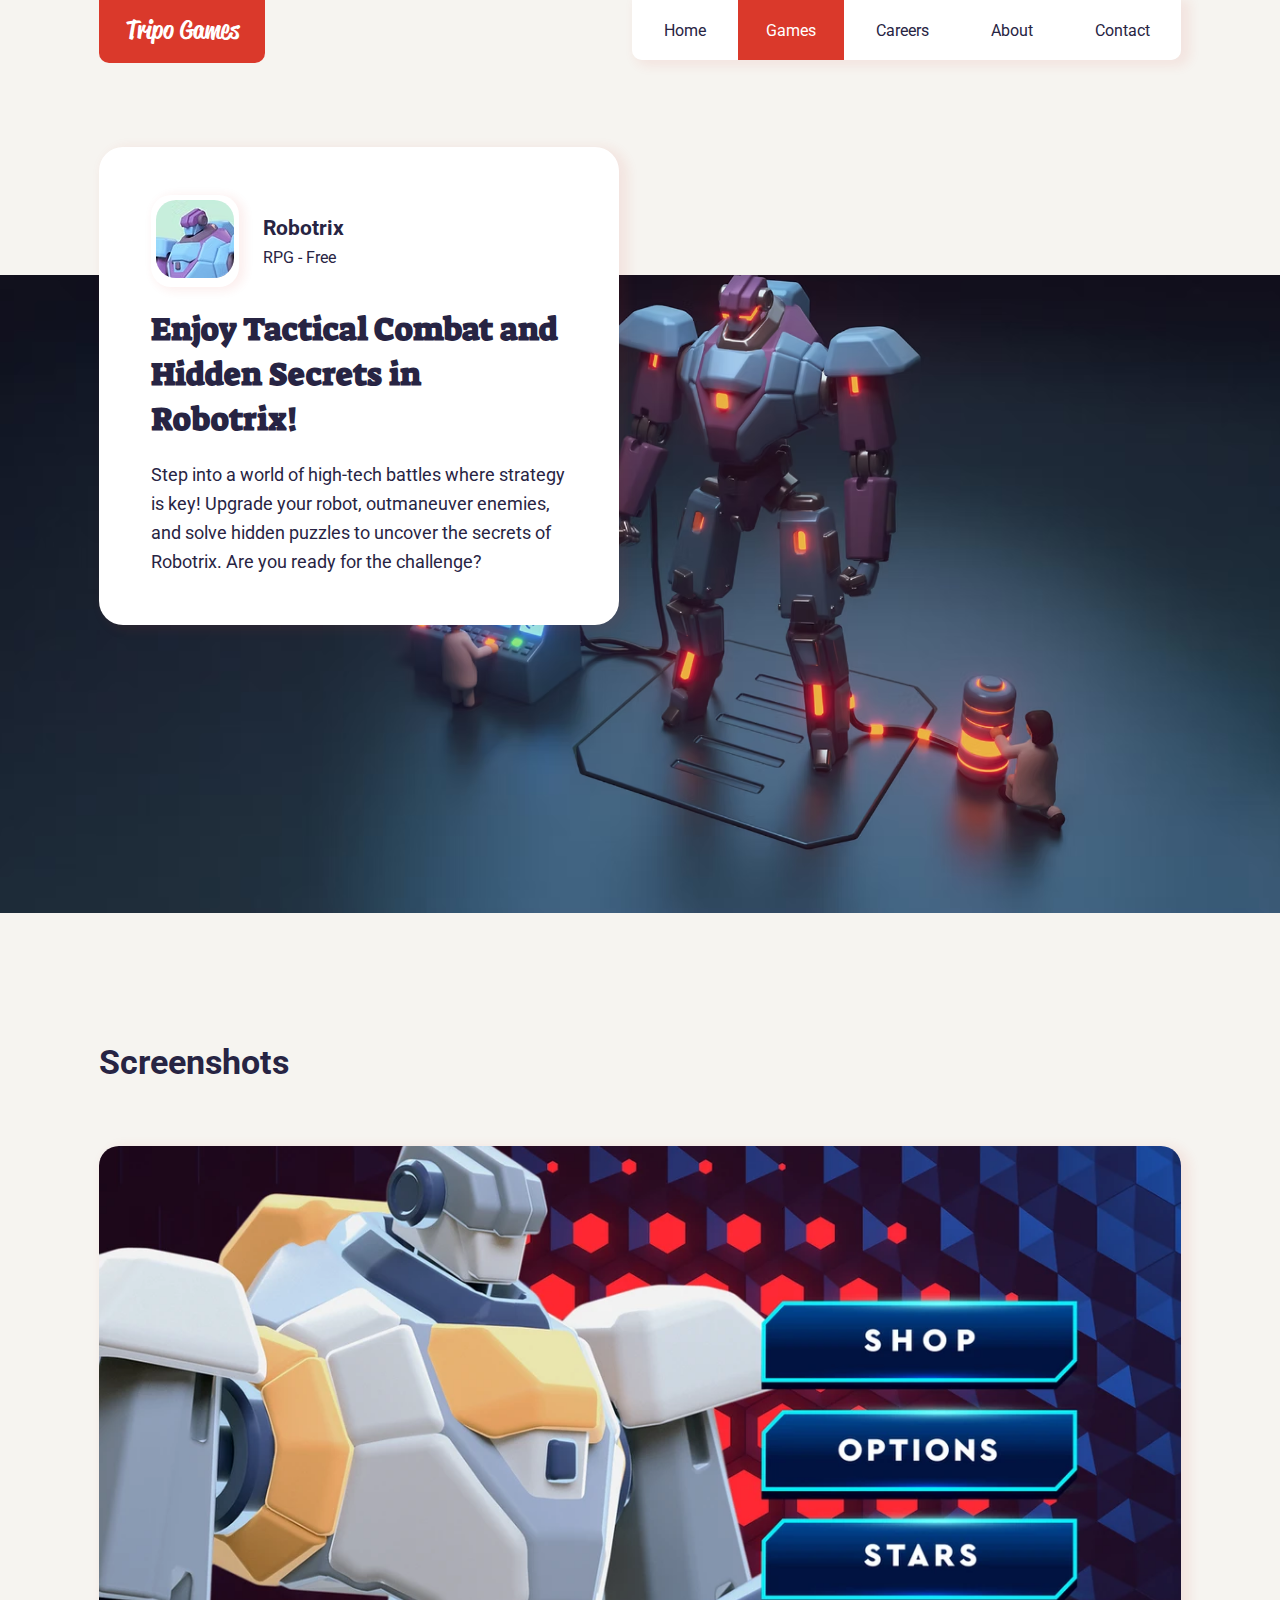
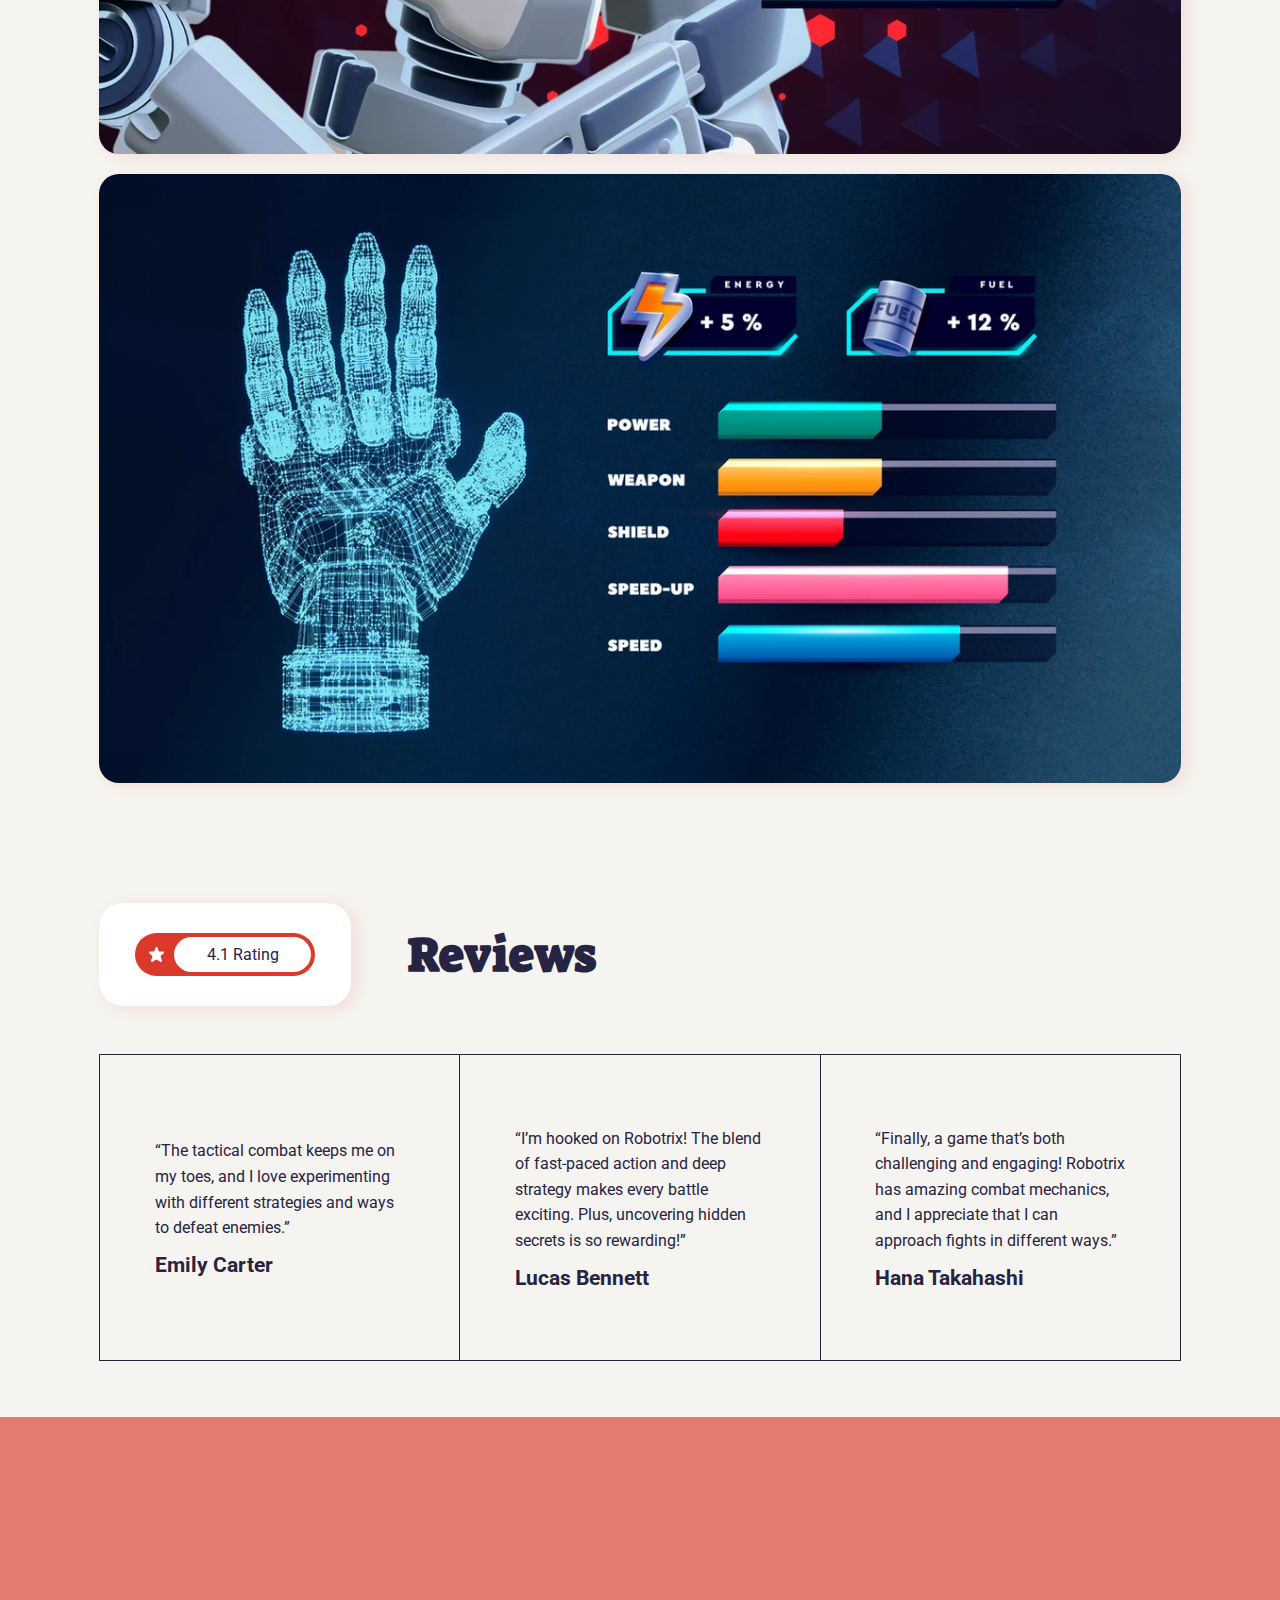
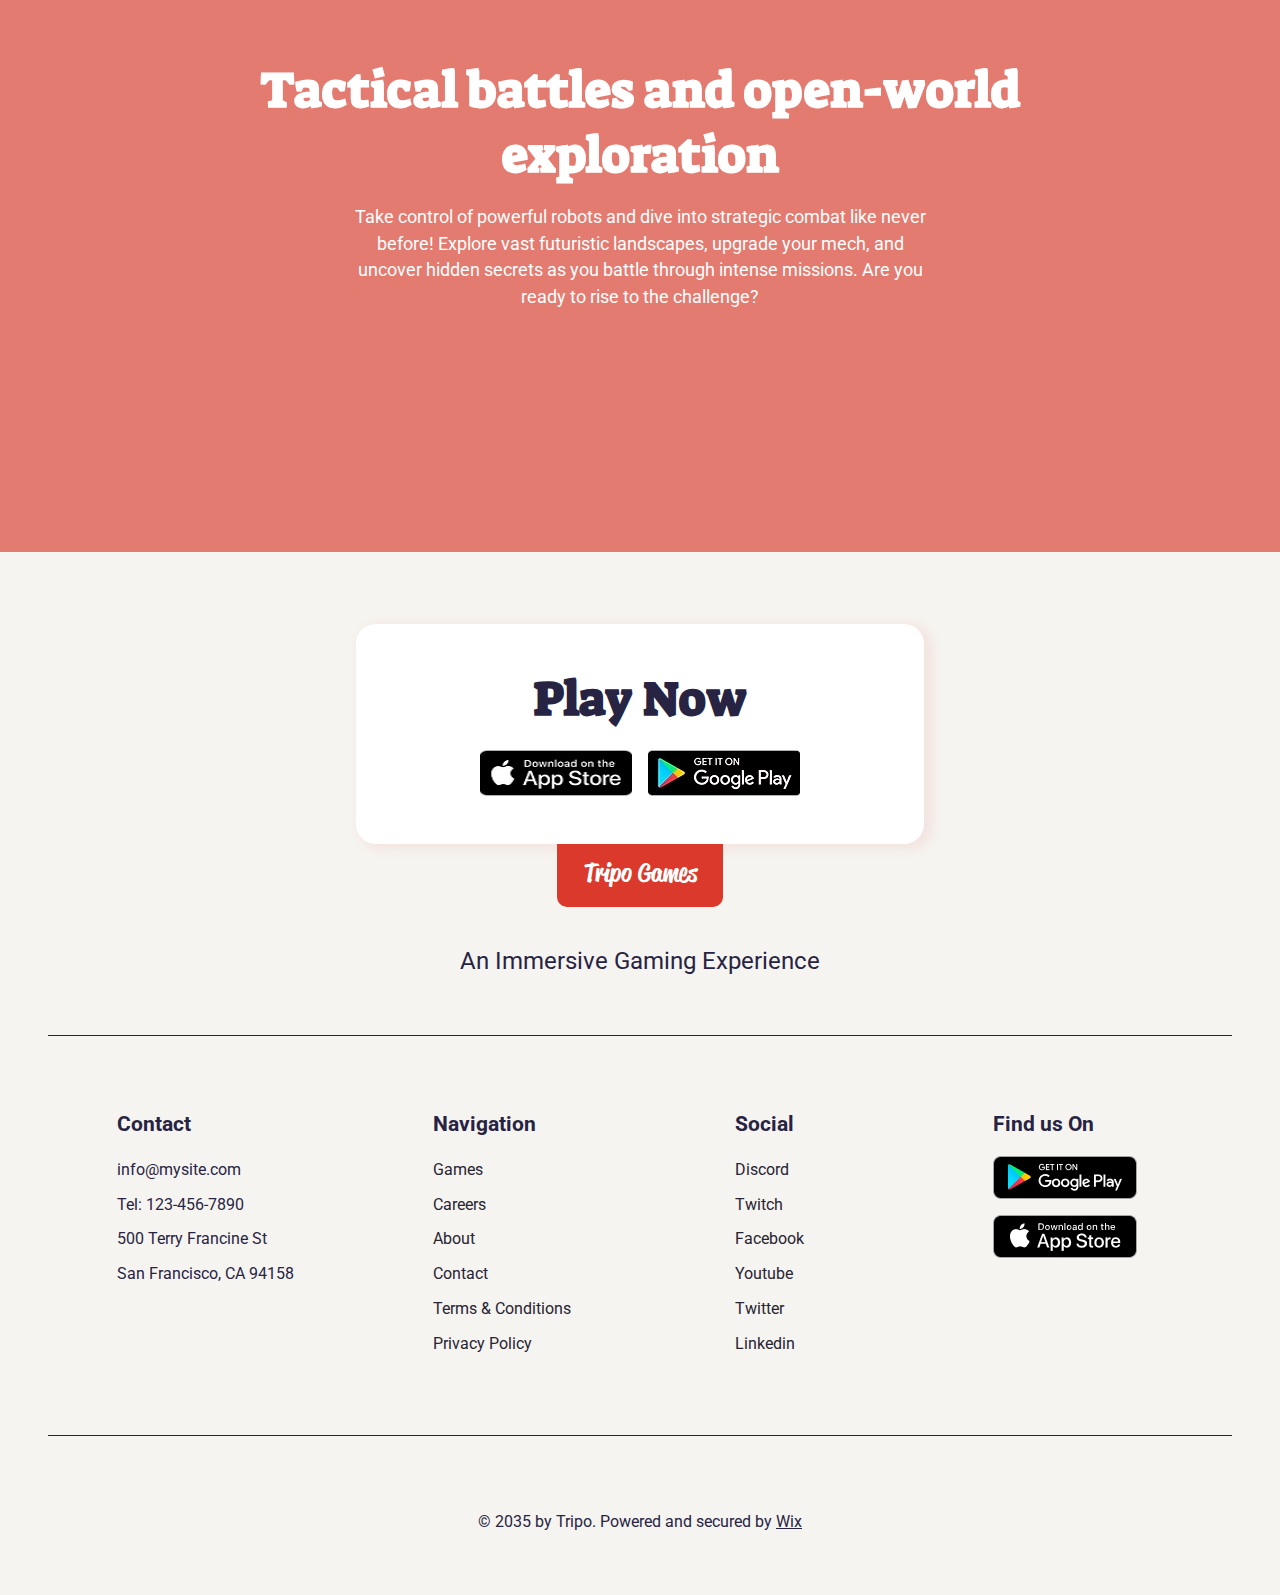
<file: pages/robotrix.html>
<!DOCTYPE html>
<html lang="en">
  <head>
    <meta charset="UTF-8" />
    <meta name="viewport" content="width=device-width, initial-scale=1.0" />
    <title>Robotrix</title>
    <link rel="shortcut icon" href="../img/favicon.png" type="image/x-icon">
    <link rel="stylesheet" href="../styles/css/robotrix.min.css" />
  </head>

  <body>
    <script src="../js/robotrix.js"></script>

    <header class="header">
      <div class="header-left">
        <div class="company-name">
          <a href="../index.html">Tripo Games</a>
        </div>
      </div>
      <div class="header-right">
        <ul class="header-items">
          <a href="../index.html"><li class="to-home">Home</li></a>
          <li class="games">
            <span>Games</span>
            <ul class="g-selector">
              <a class="to" href="./kipon.html"><li>Kipon</li></a>
              <a class="to" href="./robotrix.html"><li>Robotrix</li></a>
              <a class="to" href="./treasure-box.html"
                ><li>Treasure Box</li></a
              >
            </ul>
          </li>
          <a href="./careers.html"><li class="to-career">Careers</li></a>
          <a href="./about.html"><li class="to-about">About</li></a>
          <a href="../index.html#marker"><li class="to-contact">Contact</li></a>
        </ul>
      </div>
      <button class="group">
        <div class="grid">
          <span><span></span></span>
          <span><span></span></span>
          <span><span></span></span>
        </div>
      </button>
    </header>
    
    <main>
      <nav class="burger-nav">
        <ul>
          <a href="../index.html"><li>Home</li></a>
          <li class="games-t">
            <div class="games-d">
              <span>Games</span>
              <img class="games-d-i" src="../img/robotrix/arrow.svg" alt="arrow">
            </div>
            <ul class="g-selector-t">
              <a class="to-t" href="./kipon.html"><li>Kipon</li></a>
              <a class="to-t" href="./robotrix.html">
                <li>Robotrix</li>
              </a>
              <a class="to-t" href="./treasure-box.html">
                <li>Treasure Box</li>
              </a>
            </ul>
          </li>
          <a href="./careers.html"><li>Careers</li></a>
          <a href="./about.html"><li>About</li></a>
          <a id="to-marker" href="../index.html#marker"><li>Contact</li></a>
        </ul>
      </nav>

      <section class="section-intro">
        <div class="box">
          <div class="game-title">
            <div class="img-wrapper">
              <img src="../img/robotrix/game_1_mini.avif" alt="" />
            </div>
            <div class="title-text">
              <span>Robotrix</span>
              <span>RPG - Free</span>
            </div>
          </div>
          <h2>Enjoy Tactical Combat and Hidden Secrets in Robotrix!</h2>
          <p>
            Step into a world of high-tech battles where strategy is key!
            Upgrade your robot, outmaneuver enemies, and solve hidden puzzles to
            uncover the secrets of Robotrix. Are you ready for the challenge?
          </p>
        </div>
      </section>

      <section class="section-gallery">
        <span>Screenshots</span>
        <div class="gallery">
          <div class="img-wrapper">
            <img src="../img/robotrix/gallery_1.webp" alt="" />
          </div>
          <div class="img-wrapper">
            <img src="../img/robotrix/gallery_2.webp" alt="" />
          </div>
        </div>
      </section>

      <section class="section-reviews">
        <div class="review-title">
          <div class="wrap">
            <div class="wrap-red">
              <img src="../img/robotrix/star.svg" alt="star" />
              <div class="wrap-white">
                <span>4.1 Rating</span>
              </div>
            </div>
          </div>
          <h2>Reviews</h2>
        </div>
        <div class="reviews">
          <article class="review">
            <div class="review-box">
              <p>
                “The tactical combat keeps me on my toes, and I love
                experimenting with different strategies and ways to defeat
                enemies.”
              </p>
              <h3>Emily Carter</h3>
            </div>
          </article>
          <article class="review">
            <div class="review-box">
              <p>
                “I’m hooked on Robotrix! The blend of fast-paced action and deep
                strategy makes every battle exciting. Plus, uncovering hidden
                secrets is so rewarding!”
              </p>
              <h3>Lucas Bennett</h3>
            </div>
          </article>
          <article class="review">
            <div class="review-box">
              <p>
                “Finally, a game that’s both challenging and engaging! Robotrix
                has amazing combat mechanics, and I appreciate that I can
                approach fights in different ways.”
              </p>
              <h3>Hana Takahashi</h3>
            </div>
          </article>
        </div>
      </section>

      <section class="section-about">
        <div class="about-gradient"></div>
        <h2>Tactical battles and open-world exploration</h2>
        <p>
          Take control of powerful robots and dive into strategic combat like
          never before! Explore vast futuristic landscapes, upgrade your mech,
          and uncover hidden secrets as you battle through intense missions. Are
          you ready to rise to the challenge?
        </p>
      </section>
      <section class="section-download">
        <div class="play">
          <h2>Play Now</h2>
          <div class="source">
            <a href="https://www.apple.com/app-store/" target="_blank">
              <img src="../img/kipon/app-store.png" alt="app store" />
            </a>
            <a href="https://play.google.com" target="_blank">
              <img src="../img/kipon/play-store.avif" alt="play store" />
            </a>
          </div>
        </div>
      </section>
    </main>

    <footer class="footer">
      <div class="company-name-b">
        <a href="../index.html">Tripo Games</a>
      </div>
      <h3>An Immersive Gaming Experience</h3>
      <span class="hl"></span>
      <div class="footer-d">
        <div class="f-c">
          <div class="f-item">
            <h2>Contact</h2>
            <span>info@mysite.com</span>
            <span>Tel: 123-456-7890</span>
            <span>500 Terry Francine St</span>
            <span>San Francisco, CA 94158</span>
          </div>
          <div class="f-item">
            <h2>Navigation</h2>
            <a href="../index.html#marker-g">Games</a>
            <a href="./careers.html">Careers</a>
            <a href="./about.html">About</a>
            <a href="../index.html#marker">Contact</a>
            <a href="./terms-and-conditions.html">Terms & Conditions</a>
            <a href="./privacy-policy.html">Privacy Policy</a>
          </div>
        </div>
        <div class="f-c">
          <div class="f-item">
            <h2>Social</h2>
            <a href="https://discord.com" target="_blank">
              <span>Discord</span>
            </a>
            <a href="https://twitch.tv" target="_blank">
              <span>Twitch</span>
            </a>
            <a href="https://facebook.com" target="_blank">
              <span>Facebook</span>
            </a>
            <a href="https://youtube.com" target="_blank">
              <span>Youtube</span>
            </a>
            <a href="https://twitter.com" target="_blank">
              <span>Twitter</span>
            </a>
            <a href="https://linkedin.com" target="_blank">
              <span>Linkedin</span>
            </a>
          </div>
          <div class="f-item">
            <h2>Find us On</h2>
            <a href="https://play.google.com" target="_blank">
              <img src="../img/index/play-store.png" alt="Play store" />
            </a>
            <a href="https://www.apple.com/app-store/" target="_blank">
              <img src="../img/index/app-store.png" alt="App store" />
            </a>
          </div>
        </div>
      </div>
      <span class="hl"></span>
      <span class="bottom-f">
        © 2035 by Tripo. <span class="br"></span> Powered and secured by
        <span>Wix</span>
      </span>
    </footer>
  </body>
</html>
</file>
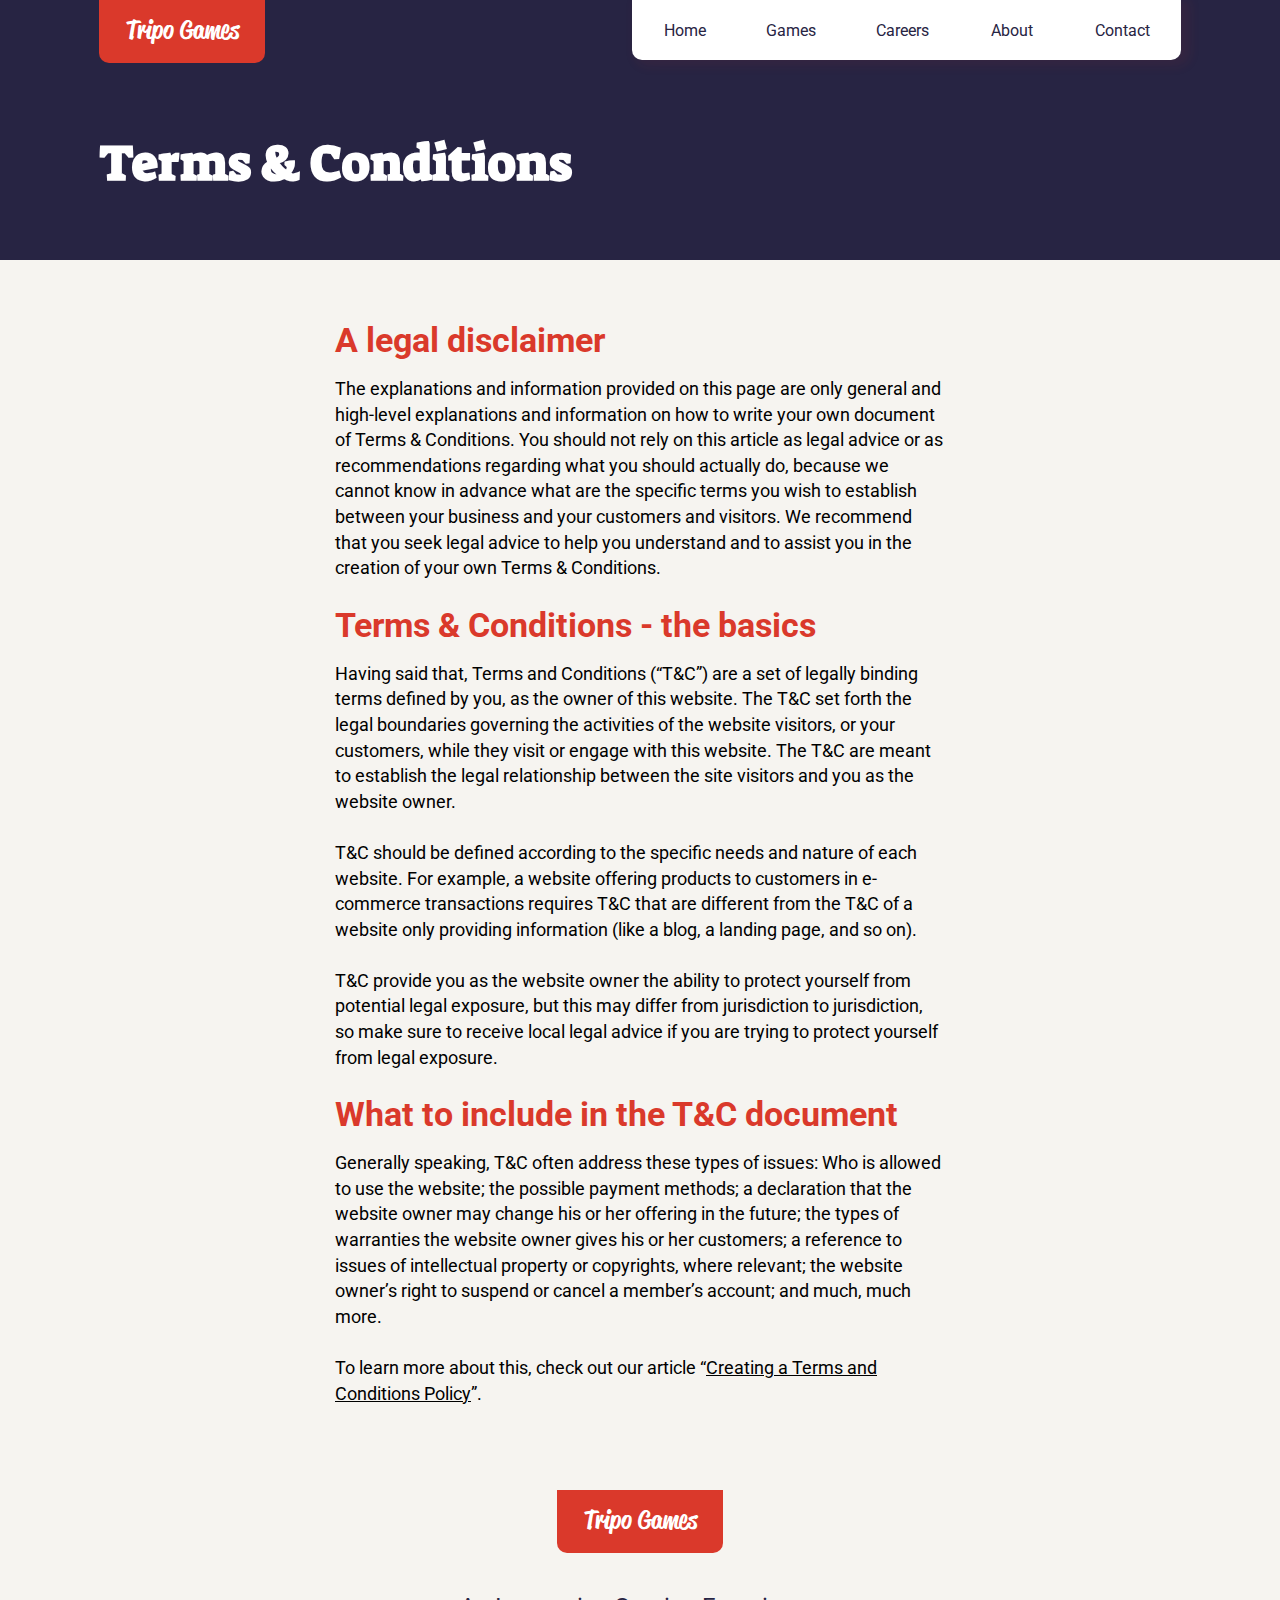
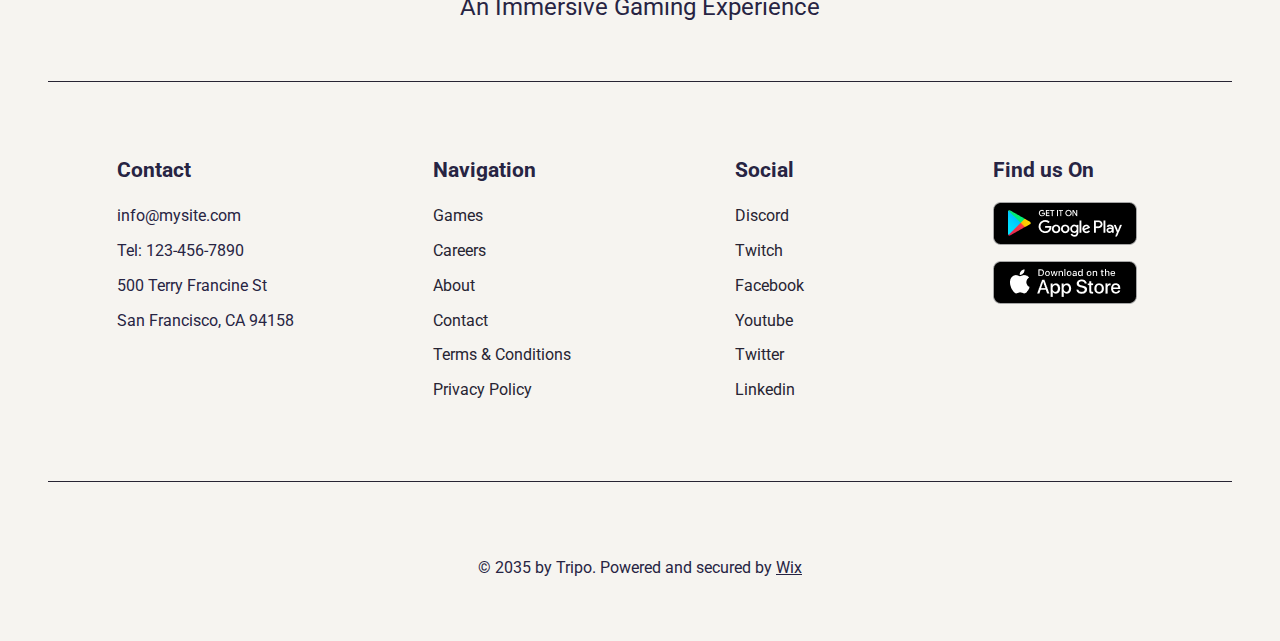
<file: pages/terms-and-conditions.html>
<!DOCTYPE html>
<html lang="en">
  <head>
    <meta charset="UTF-8" />
    <meta name="viewport" content="width=device-width, initial-scale=1.0" />
    <title>Terms & Conditions</title>
    <link rel="stylesheet" href="../styles/css/terms-and-conditions.min.css" />
    <link rel="shortcut icon" href="../img/favicon.png" type="image/x-icon">
  </head>
  <body>
    <script src="../js/terms-and-conditions.js"></script>
    <header class="header">
      <div class="header-left">
        <div class="company-name">
          <a href="../index.html">Tripo Games</a>
        </div>
      </div>
      <div class="header-right">
        <ul class="header-items">
          <a href="../index.html"><li class="to-home">Home</li></a>
          <li class="games">
            <span>Games</span>
            <ul class="g-selector">
              <a class="to" href="./kipon.html"><li>Kipon</li></a>
              <a class="to" href="./robotrix.html"><li>Robotrix</li></a>
              <a class="to" href="./treasure-box.html"><li>Treasure Box</li></a>
            </ul>
          </li>
          <a href="./careers.html"><li class="to-career">Careers</li></a>
          <a href="./about.html"><li class="to-about">About</li></a>
          <a href="../index.html#marker"><li class="to-contact">Contact</li></a>
        </ul>
      </div>
      <button class="group">
        <div class="grid">
          <span><span></span></span>
          <span><span></span></span>
          <span><span></span></span>
        </div>
      </button>
    </header>

    <main>
      <nav class="burger-nav">
        <ul>
          <a href="../index.html"><li>Home</li></a>
          <li class="games-t">
            <div class="games-d">
              <span>Games</span>
              <img class="games-d-i" src="../img/terms-and-conditions/arrow.svg" alt="arrow" />
            </div>
            <ul class="g-selector-t">
              <a class="to-t" href="./kipon.html"><li>Kipon</li></a>
              <a class="to-t" href="./robotrix.html">
                <li>Robotrix</li>
              </a>
              <a class="to-t" href="./treasure-box.html">
                <li>Treasure Box</li>
              </a>
            </ul>
          </li>
          <a href="./careers.html"><li>Careers</li></a>
          <a href="./about.html"><li>About</li></a>
          <a id="to-marker" href="../index.html#marker"><li>Contact</li></a>
        </ul>
      </nav>

      <section class="section-topic">
        <h1>Terms & Conditions</h1>
      </section>

      <section class="section-topic-content">
        <div class="wrapper">
          <h4>A legal disclaimer</h4>
          <p>
            The explanations and information provided on this page are only
            general and high-level explanations and information on how to write
            your own document of Terms & Conditions. You should not rely on this
            article as legal advice or as recommendations regarding what you
            should actually do, because we cannot know in advance what are the
            specific terms you wish to establish between your business and your
            customers and visitors. We recommend that you seek legal advice to
            help you understand and to assist you in the creation of your own
            Terms & Conditions.
          </p>
          <h4>Terms & Conditions - the basics</h4>
          <p>
            Having said that, Terms and Conditions (“T&C”) are a set of legally
            binding terms defined by you, as the owner of this website. The T&C
            set forth the legal boundaries governing the activities of the
            website visitors, or your customers, while they visit or engage with
            this website. The T&C are meant to establish the legal relationship
            between the site visitors and you as the website owner.

            <br />
            <br />

            T&C should be defined according to the specific needs and nature of
            each website. For example, a website offering products to customers
            in e-commerce transactions requires T&C that are different from the
            T&C of a website only providing information (like a blog, a landing
            page, and so on).

            <br />
            <br />

            T&C provide you as the website owner the ability to protect yourself
            from potential legal exposure, but this may differ from jurisdiction
            to jurisdiction, so make sure to receive local legal advice if you
            are trying to protect yourself from legal exposure.
          </p>
          <h4>What to include in the T&C document</h4>
          <p>
            Generally speaking, T&C often address these types of issues: Who is
            allowed to use the website; the possible payment methods; a
            declaration that the website owner may change his or her offering in
            the future; the types of warranties the website owner gives his or
            her customers; a reference to issues of intellectual property or
            copyrights, where relevant; the website owner’s right to suspend or
            cancel a member’s account; and much, much more. 

            <br />
            <br />

            To learn more about this, check out our article
            “<span>Creating a Terms and Conditions Policy</span>”.
          </p>
        </div>
      </section>
    </main>

    <footer class="footer">
      <div class="company-name-b">
        <a href="../index.html">Tripo Games</a>
      </div>
      <h3>An Immersive Gaming Experience</h3>
      <span class="hl"></span>
      <div class="footer-d">
        <div class="f-c">
          <div class="f-item">
            <h2>Contact</h2>
            <span>info@mysite.com</span>
            <span>Tel: 123-456-7890</span>
            <span>500 Terry Francine St</span>
            <span>San Francisco, CA 94158</span>
          </div>
          <div class="f-item">
            <h2>Navigation</h2>
            <a href="../index.html#marker-g">Games</a>
            <a href="./careers.html">Careers</a>
            <a href="./about.html">About</a>
            <a href="../index.html#marker">Contact</a>
            <a href="./terms-and-conditions.html">Terms & Conditions</a>
            <a href="./privacy-policy.html">Privacy Policy</a>
          </div>
        </div>
        <div class="f-c">
          <div class="f-item">
            <h2>Social</h2>
            <a href="https://discord.com" target="_blank">
              <span>Discord</span>
            </a>
            <a href="https://twitch.tv" target="_blank">
              <span>Twitch</span>
            </a>
            <a href="https://facebook.com" target="_blank">
              <span>Facebook</span>
            </a>
            <a href="https://youtube.com" target="_blank">
              <span>Youtube</span>
            </a>
            <a href="https://twitter.com" target="_blank">
              <span>Twitter</span>
            </a>
            <a href="https://linkedin.com" target="_blank">
              <span>Linkedin</span>
            </a>
          </div>
          <div class="f-item">
            <h2>Find us On</h2>
            <a href="https://play.google.com" target="_blank">
              <img src="../img/index/play-store.png" alt="Play store" />
            </a>
            <a href="https://www.apple.com/app-store/" target="_blank">
              <img src="../img/index/app-store.png" alt="App store" />
            </a>
          </div>
        </div>
      </div>
      <span class="hl"></span>
      <span class="bottom-f">
        © 2035 by Tripo. <span class="br"></span> Powered and secured by
        <span>Wix</span>
      </span>
    </footer>
  </body>
</html>
</file>
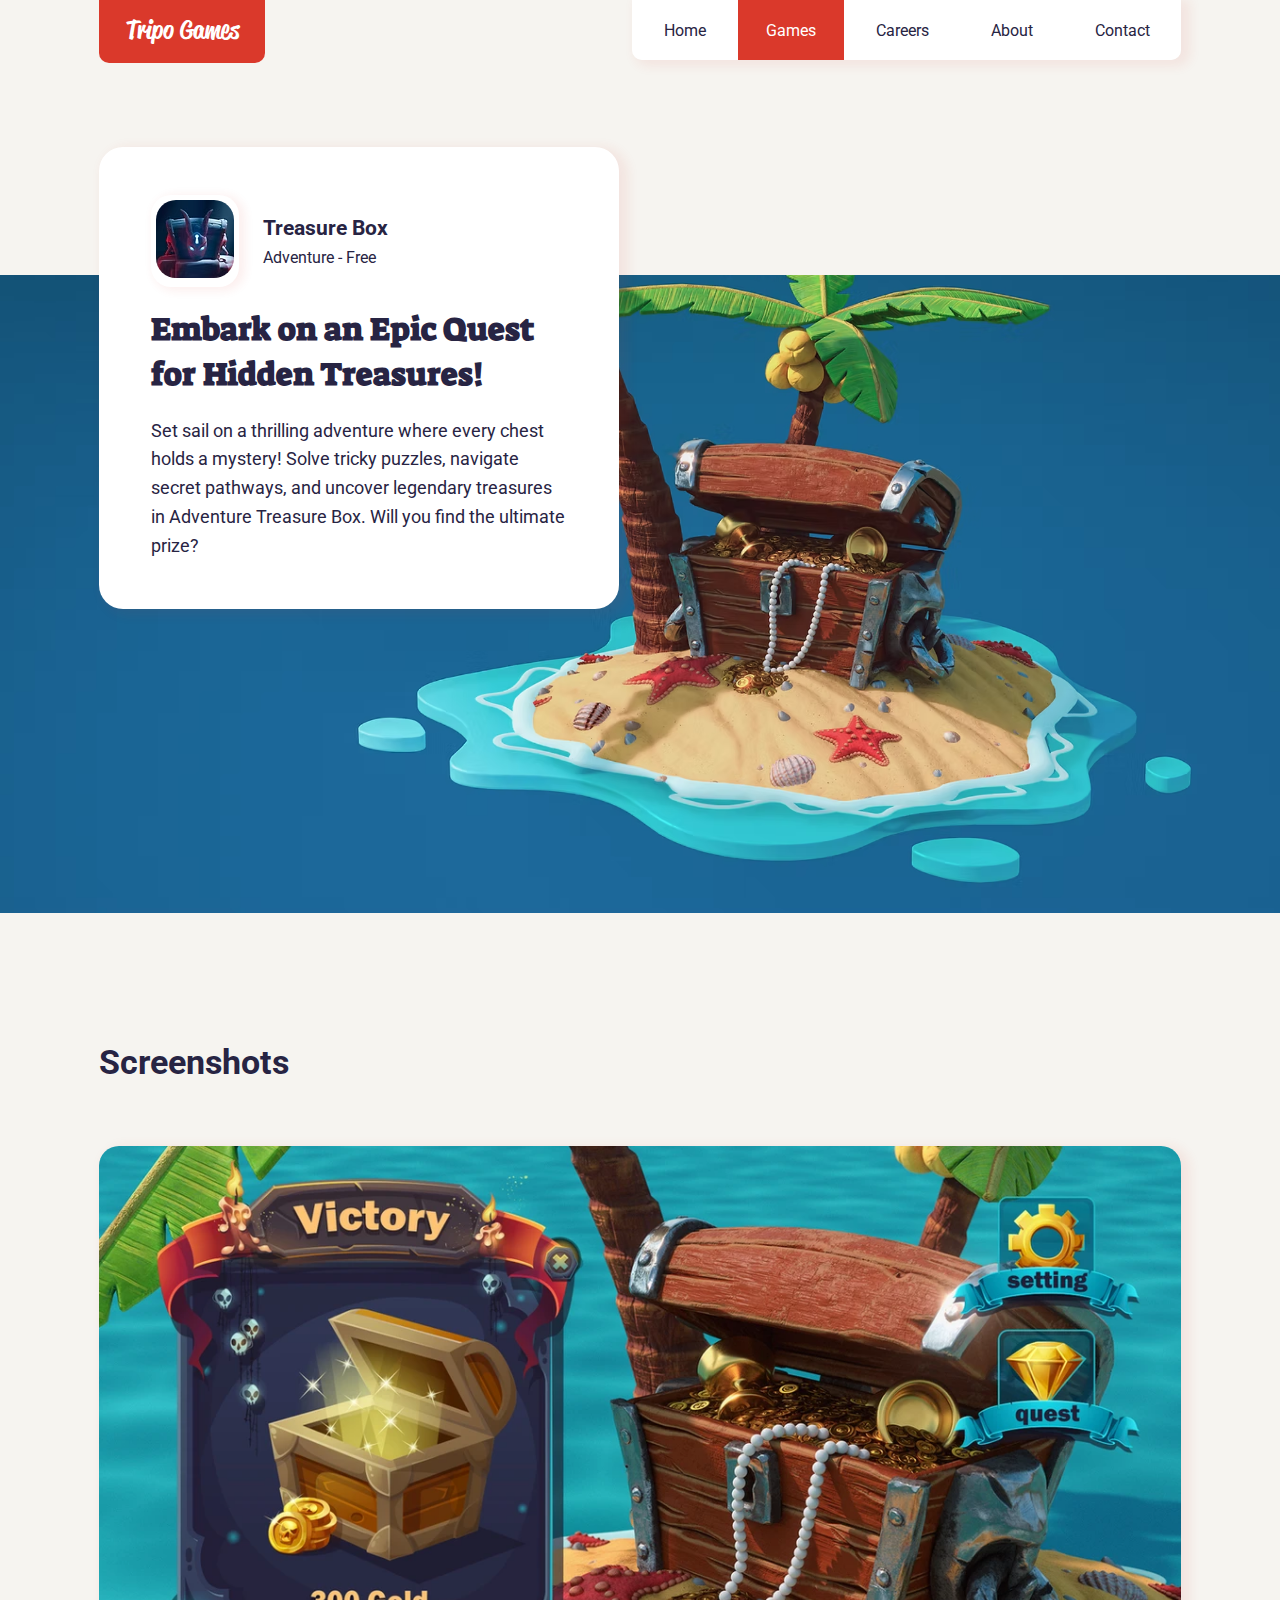
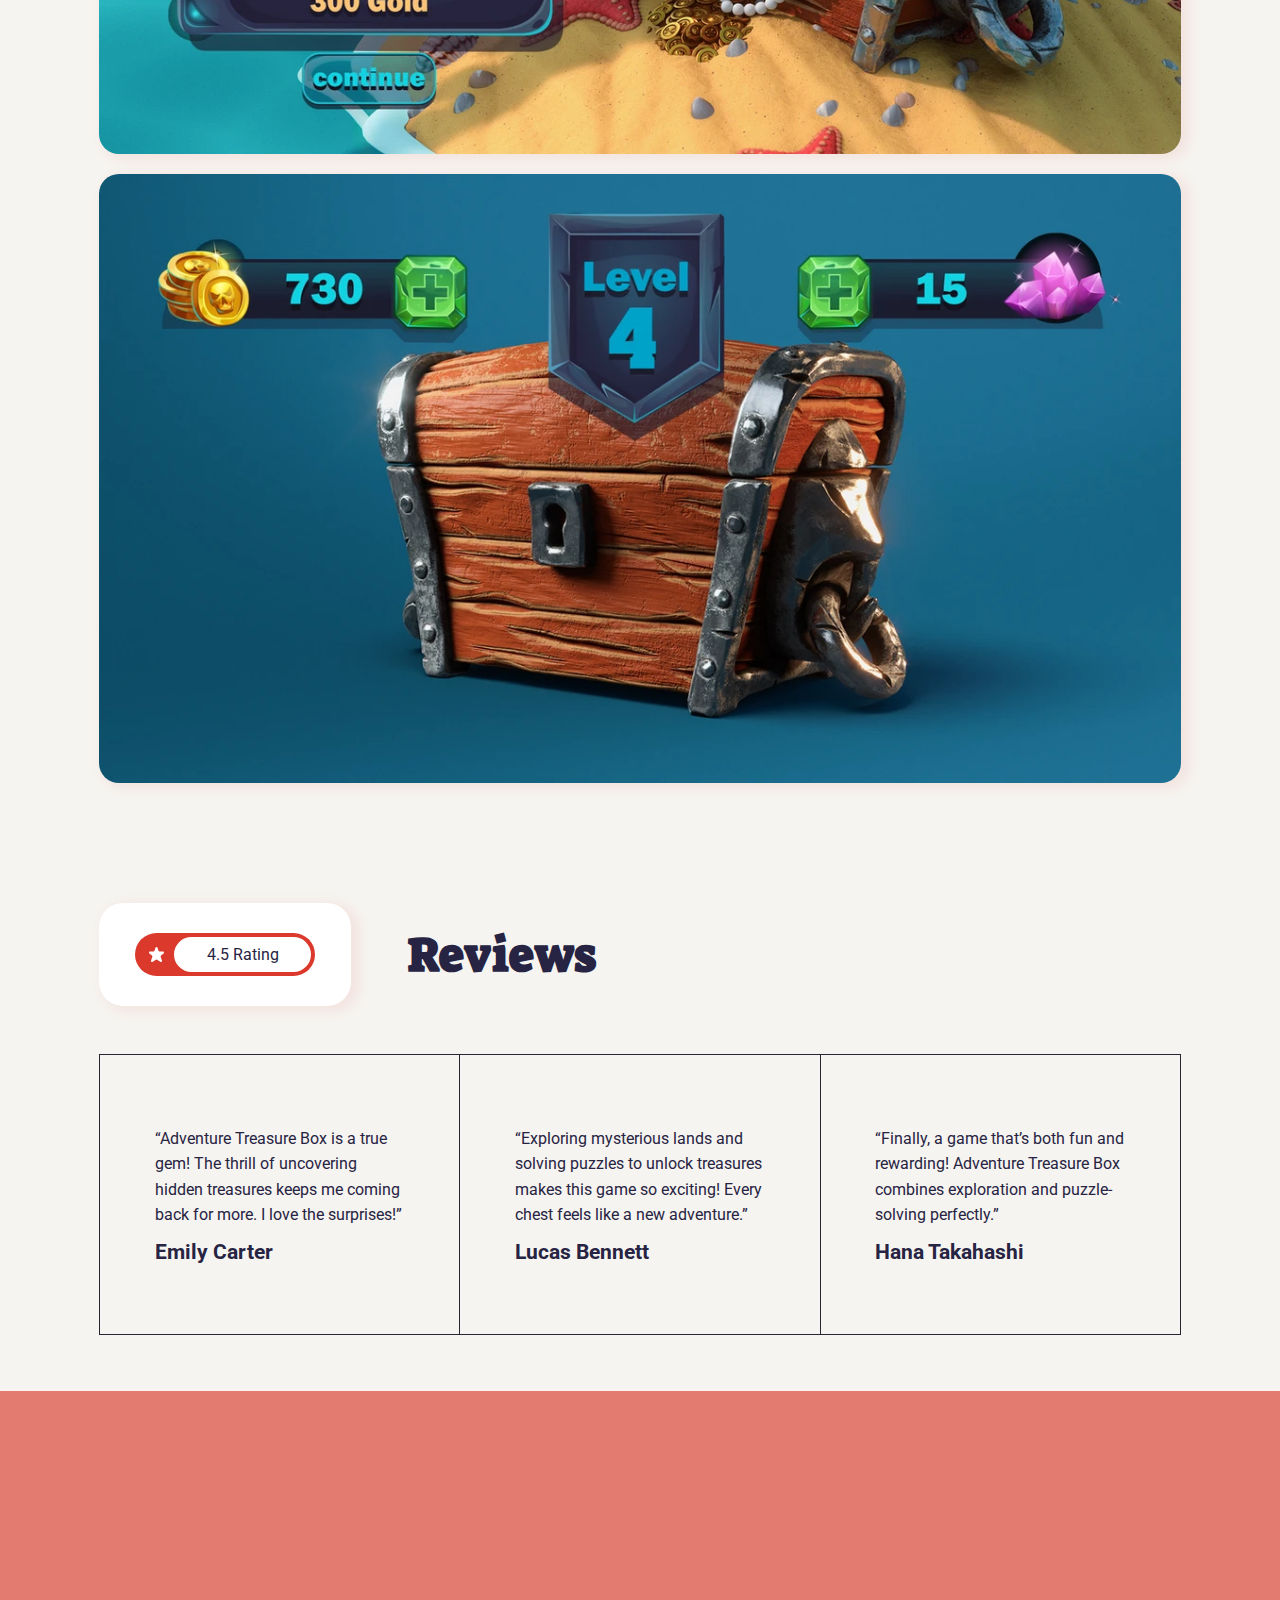
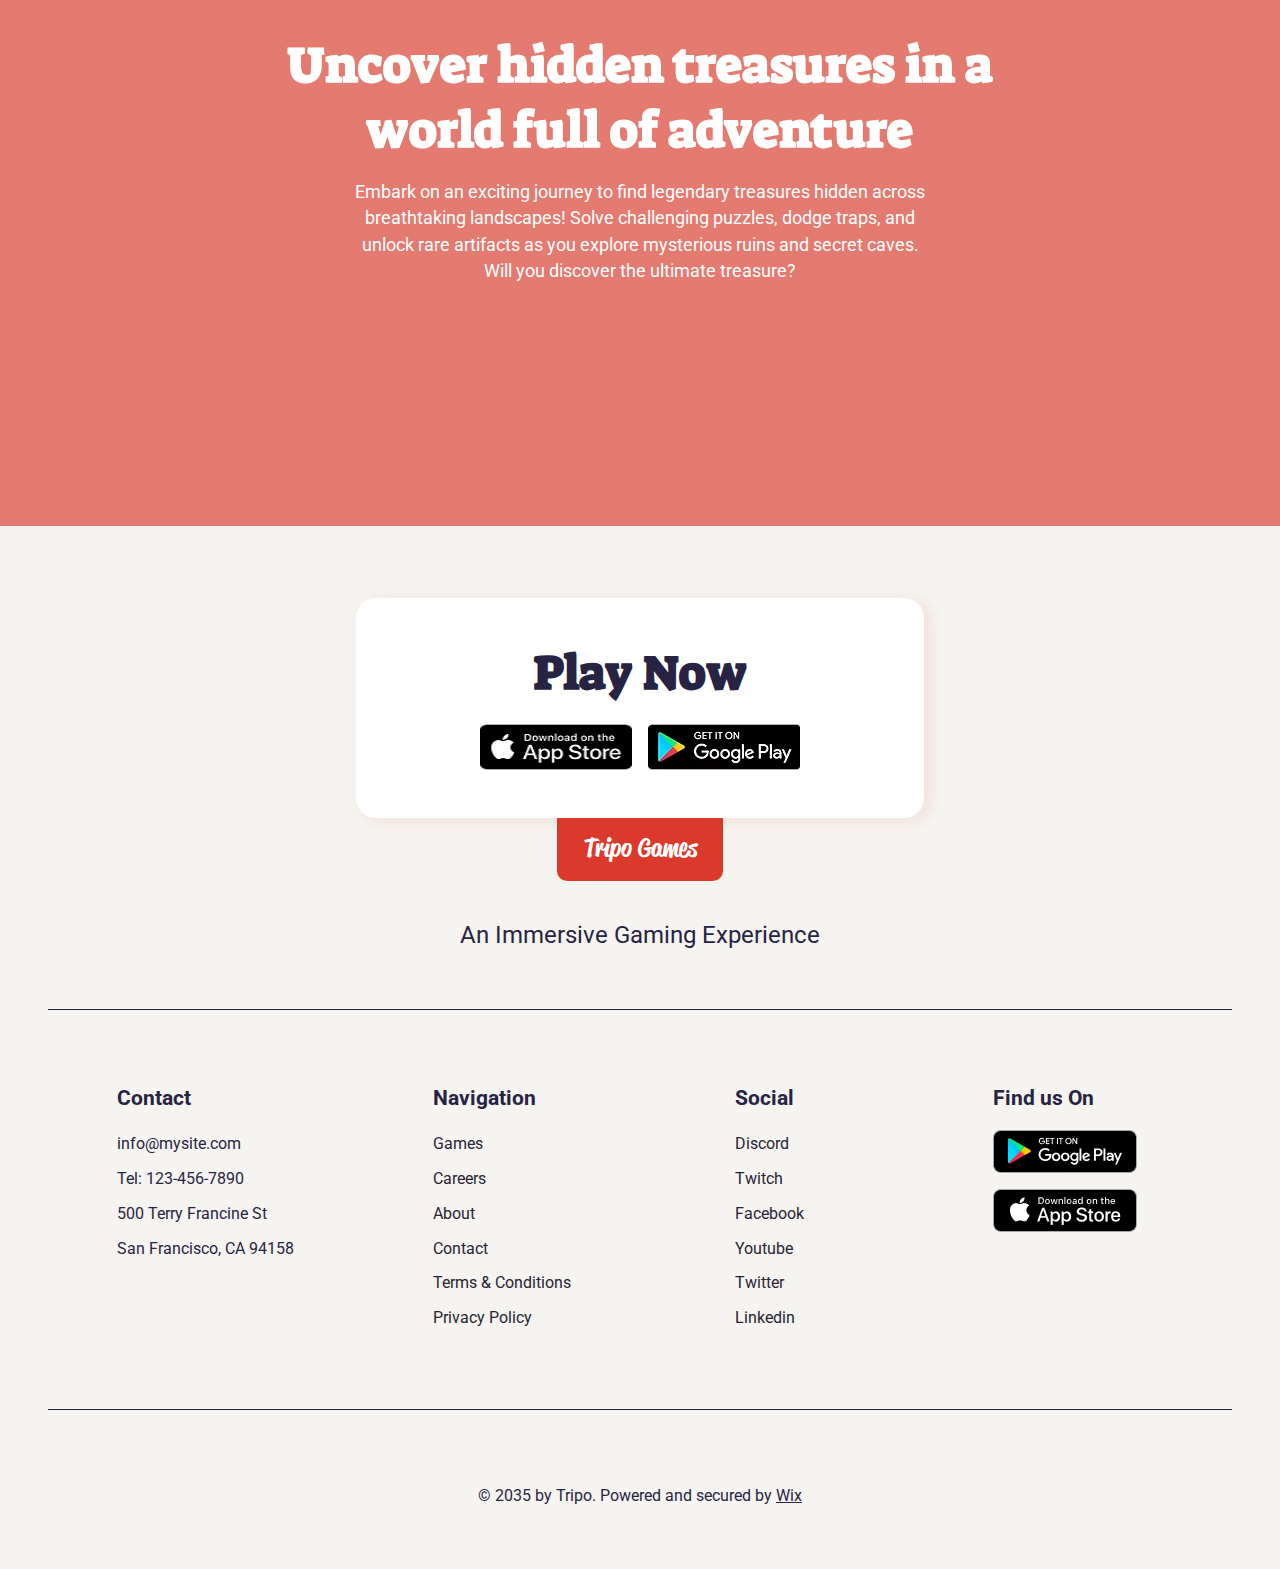
<file: pages/treasure-box.html>
<!DOCTYPE html>
<html lang="en">
  <head>
    <meta charset="UTF-8" />
    <meta name="viewport" content="width=device-width, initial-scale=1.0" />
    <title>Treasure Box</title>
    <link rel="shortcut icon" href="../img/favicon.png" type="image/x-icon" />
    <link rel="stylesheet" href="../styles/css/treasure-box.min.css" />
  </head>

  <body>
    <script src="../js/treasure-box.js"></script>

    <header class="header">
      <div class="header-left">
        <div class="company-name">
          <a href="../index.html">Tripo Games</a>
        </div>
      </div>
      <div class="header-right">
        <ul class="header-items">
          <a href="../index.html"><li class="to-home">Home</li></a>
          <li class="games">
            <span>Games</span>
            <ul class="g-selector">
              <a class="to" href="./kipon.html"><li>Kipon</li></a>
              <a class="to" href="./robotrix.html"><li>Robotrix</li></a>
              <a class="to" href="./treasure-box.html"><li>Treasure Box</li></a>
            </ul>
          </li>
          <a href="./careers.html"><li class="to-career">Careers</li></a>
          <a href="./about.html"><li class="to-about">About</li></a>
          <a href="../index.html#marker"><li class="to-contact">Contact</li></a>
        </ul>
      </div>
      <button class="group">
        <div class="grid">
          <span><span></span></span>
          <span><span></span></span>
          <span><span></span></span>
        </div>
      </button>
    </header>

    <main>
      <nav class="burger-nav">
        <ul>
          <a href="../index.html"><li>Home</li></a>
          <li class="games-t">
            <div class="games-d">
              <span>Games</span>
              <img
                class="games-d-i"
                src="../img/treasure-box/arrow.svg"
                alt="arrow"
              />
            </div>
            <ul class="g-selector-t">
              <a class="to-t" href="./kipon.html"><li>Kipon</li></a>
              <a class="to-t" href="./robotrix.html">
                <li>Robotrix</li>
              </a>
              <a class="to-t" href="./treasure-box.html">
                <li>Treasure Box</li>
              </a>
            </ul>
          </li>
          <a href="./careers.html"><li>Careers</li></a>
          <a href="./about.html"><li>About</li></a>
          <a id="to-marker" href="../index.html#marker"><li>Contact</li></a>
        </ul>
      </nav>

      <section class="section-intro">
        <div class="box">
          <div class="game-title">
            <div class="img-wrapper">
              <img src="../img/treasure-box/game_1_mini.avif" alt="" />
            </div>
            <div class="title-text">
              <span>Treasure Box</span>
              <span>Adventure - Free</span>
            </div>
          </div>
          <h2>Embark on an Epic Quest for Hidden Treasures!</h2>
          <p>
            Set sail on a thrilling adventure where every chest holds a mystery!
            Solve tricky puzzles, navigate secret pathways, and uncover
            legendary treasures in Adventure Treasure Box. Will you find the
            ultimate prize?
          </p>
        </div>
      </section>
      <section class="section-gallery">
        <span>Screenshots</span>
        <div class="gallery">
          <div class="img-wrapper">
            <img src="../img/treasure-box/gallery_1.webp" alt="" />
          </div>
          <div class="img-wrapper">
            <img src="../img/treasure-box/gallery_2.webp" alt="" />
          </div>
        </div>
      </section>
      <section class="section-reviews">
        <div class="review-title">
          <div class="wrap">
            <div class="wrap-red">
              <img src="../img/treasure-box/star.svg" alt="star" />
              <div class="wrap-white">
                <span>4.5 Rating</span>
              </div>
            </div>
          </div>
          <h2>Reviews</h2>
        </div>
        <div class="reviews">
          <article class="review">
            <div class="review-box">
              <p>
                “Adventure Treasure Box is a true gem! The thrill of uncovering
                hidden treasures keeps me coming back for more. I love the
                surprises!”
              </p>
              <h3>Emily Carter</h3>
            </div>
          </article>
          <article class="review">
            <div class="review-box">
              <p>
                “Exploring mysterious lands and solving puzzles to unlock
                treasures makes this game so exciting! Every chest feels like a
                new adventure.”
              </p>
              <h3>Lucas Bennett</h3>
            </div>
          </article>
          <article class="review">
            <div class="review-box">
              <p>
                “Finally, a game that’s both fun and rewarding! Adventure
                Treasure Box combines exploration and puzzle-solving perfectly.”
              </p>
              <h3>Hana Takahashi</h3>
            </div>
          </article>
        </div>
      </section>
      <section class="section-about">
        <div class="about-gradient"></div>
        <h2>Uncover hidden treasures in a world full of adventure</h2>
        <p>
          Embark on an exciting journey to find legendary treasures hidden
          across breathtaking landscapes! Solve challenging puzzles, dodge
          traps, and unlock rare artifacts as you explore mysterious ruins and
          secret caves. Will you discover the ultimate treasure?
        </p>
      </section>
      <section class="section-download">
        <div class="play">
          <h2>Play Now</h2>
          <div class="source">
            <a href="https://www.apple.com/app-store/" target="_blank">
              <img src="../img/kipon/app-store.png" alt="app store" />
            </a>
            <a href="https://play.google.com" target="_blank">
              <img src="../img/kipon/play-store.avif" alt="play store" />
            </a>
          </div>
        </div>
      </section>
    </main>

    <footer class="footer">
      <div class="company-name-b">
        <a href="../index.html">Tripo Games</a>
      </div>
      <h3>An Immersive Gaming Experience</h3>
      <span class="hl"></span>
      <div class="footer-d">
        <div class="f-c">
          <div class="f-item">
            <h2>Contact</h2>
            <span>info@mysite.com</span>
            <span>Tel: 123-456-7890</span>
            <span>500 Terry Francine St</span>
            <span>San Francisco, CA 94158</span>
          </div>
          <div class="f-item">
            <h2>Navigation</h2>
            <a href="../index.html#marker-g">Games</a>
            <a href="./careers.html">Careers</a>
            <a href="./about.html">About</a>
            <a href="../index.html#marker">Contact</a>
            <a href="./terms-and-conditions.html">Terms & Conditions</a>
            <a href="./privacy-policy.html">Privacy Policy</a>
          </div>
        </div>
        <div class="f-c">
          <div class="f-item">
            <h2>Social</h2>
            <a href="https://discord.com" target="_blank">
              <span>Discord</span>
            </a>
            <a href="https://twitch.tv" target="_blank">
              <span>Twitch</span>
            </a>
            <a href="https://facebook.com" target="_blank">
              <span>Facebook</span>
            </a>
            <a href="https://youtube.com" target="_blank">
              <span>Youtube</span>
            </a>
            <a href="https://twitter.com" target="_blank">
              <span>Twitter</span>
            </a>
            <a href="https://linkedin.com" target="_blank">
              <span>Linkedin</span>
            </a>
          </div>
          <div class="f-item">
            <h2>Find us On</h2>
            <a href="https://play.google.com" target="_blank">
              <img src="../img/index/play-store.png" alt="Play store" />
            </a>
            <a href="https://www.apple.com/app-store/" target="_blank">
              <img src="../img/index/app-store.png" alt="App store" />
            </a>
          </div>
        </div>
      </div>
      <span class="hl"></span>
      <span class="bottom-f">
        © 2035 by Tripo. <span class="br"></span> Powered and secured by
        <span>Wix</span>
      </span>
    </footer>
  </body>
</html>
</file>
<file: styles/css/index.min.css>
@import"https://fonts.googleapis.com/css2?family=Roboto:ital,wght@0,100..900;1,100..900&display=swap";@import"https://fonts.googleapis.com/css2?family=Roboto:ital,wght@0,100..900;1,100..900&family=Suez+One&display=swap";@font-face{font-family:"Reklame Script";src:url("../../fonts/Reklame.otf") format("truetype")}.slideLeft{animation:fade-left 1s ease forwards}@keyframes fade-left{from{transform:translateX(15%);opacity:0}to{transform:translateX(0);opacity:1}}.slideRight{animation:fade-right 1s ease forwards}@keyframes fade-right{from{transform:translateX(-15%);opacity:0}to{transform:translateX(0);opacity:1}}.slideUp{animation:fade-up 1s ease forwards}@keyframes fade-up{from{transform:translateY(15%);opacity:0}to{transform:translateY(0);opacity:1}}.slideDown{animation:fade-down 1s ease forwards}@keyframes fade-down{from{transform:translateY(-15%);opacity:0}to{transform:translateY(0);opacity:1}}.scale{animation:fade-scale 1s ease-out forwards}@keyframes fade-scale{from{opacity:.8;transform:scale(0.98) translateY(40px)}to{opacity:1;transform:scale(1) translateY(0)}}.down-fast{animation:down-fast .5s ease-out forwards}@keyframes down-fast{from{opacity:0}to{opacity:1}}.fadeShort{animation:fadeShort .6s ease-out forwards}@keyframes fadeShort{from{opacity:0;transform:translateY(10px)}to{opacity:1;transform:translateY(0)}}.fadeMid{animation:fadeMid 1s ease-out forwards}@keyframes fadeMid{from{opacity:0;transform:translateY(25px)}to{opacity:1;transform:translateY(0)}}.fadeLong{animation:fadeLong 1.4s ease-out forwards}@keyframes fadeLong{from{opacity:0;transform:translateY(60px)}to{opacity:1;transform:translateY(0)}}.fade{animation:fade 1s ease-out forwards}@keyframes fade{from{opacity:0}to{opacity:1}}.grid-t span:nth-child(1) span{transform:rotate(45deg) translateY(5.8px) translateX(7px);width:100% !important}.grid-t span:nth-child(2) span{transform:scaleX(0)}.grid-t span:nth-child(3) span{transform:rotate(-45deg) translateY(-5.8px) translateX(7px);width:100% !important}*,*::before,*::after,*:focus{padding:0;margin:0;box-sizing:border-box;-moz-user-select:none;user-select:none;outline:none !important;-webkit-user-drag:none;-webkit-user-select:none;list-style:none;text-decoration:none;-webkit-tap-highlight-color:rgba(255,255,255,0) !important;-webkit-focus-ring-color:rgba(255,255,255,0) !important}a:visited{color:rgba(0,0,0,0)}html{scroll-behavior:smooth}a{color:#272433}body{min-width:305px;overflow-x:hidden;background-color:#f6f4f0;padding-block-end:64px}::-webkit-scrollbar{width:8px}::-webkit-scrollbar-thumb{background-color:#272443;border-radius:6px}main{overflow-x:hidden}main .burger-nav{display:none;width:100%;height:100vh;background-color:#f6f4f0;z-index:99999;justify-content:center;align-items:flex-start;text-align:center;padding-block-start:300px}@media(width <= 768px){main .burger-nav{padding-block-start:200px}}@media(width <= 480px){main .burger-nav{padding-block-start:100px}}main .burger-nav ul{display:flex;flex-direction:column;gap:24px;font-family:"Roboto",sans-serif;font-weight:400;font-size:40px}@media(width <= 768px){main .burger-nav ul{font-size:32px}}main .burger-nav ul .games-t .games-d{display:flex;align-items:center;justify-content:center;gap:12px;width:162px;position:relative;right:-15px;cursor:pointer}main .burger-nav ul .games-t .games-d img{display:flex;align-items:center;height:16px;width:16px}main .burger-nav ul .games-t .g-selector-t{display:none}main .burger-nav ul .games-t .g-selector-t a{font-size:24px;font-style:italic}main .burger-nav ul .games-t .g-selector-t a:hover{color:#da392b}main .burger-nav ul .games-t .g-selector-t a:first-child{margin-block-start:12px}main .section-welcome{height:840px;width:100%;background-size:cover;background-position-y:85%;background-position-x:70%;background-image:url("../../img/index/welcome.avif");background-repeat:no-repeat;padding-inline:99px;position:relative}@media(width <= 1010px){main .section-welcome{padding-inline-start:46.8px;padding-inline-end:54.6px}}@media(width <= 672px){main .section-welcome{padding-inline:18px;height:720px}}main .section-welcome .header{position:relative;z-index:9999999;width:100%;height:67px;display:flex;align-items:flex-start;justify-content:space-between;animation:header-down 1.2s ease-out forwards}@keyframes header-down{from{transform:translateY(-100%)}to{transform:translateY(0)}}@media(width <= 1010px){main .section-welcome .header .header-right{display:none !important}main .section-welcome .header .group{display:grid !important}}main .section-welcome .header .header-left{display:flex;justify-content:center;height:inherit}main .section-welcome .header .header-left .company-name{display:flex;align-items:center;justify-content:center;width:166px;height:63px;background-color:#da392b;border-radius:0 0 10px 10px}@media(width <= 672px){main .section-welcome .header .header-left .company-name{height:50px !important;width:140px}}main .section-welcome .header .header-left .company-name a{font-family:"Reklame Script",cursive;text-decoration:none;font-size:26px;height:32px;color:#fff;line-height:normal;position:relative;top:-3px}@media(width <= 672px){main .section-welcome .header .header-left .company-name a{font-size:22px !important;position:static !important}}main .section-welcome .header .header-right{display:flex;justify-content:center;height:60px;border-radius:0 0 10px 10px;box-shadow:6px 3px 12px 3px rgba(218,57,43,.08);overflow:hidden}main .section-welcome .header .header-right .header-items{display:flex;height:inherit;cursor:pointer;background-color:#fff}main .section-welcome .header .header-right .header-items .games{transition:all .3s ease;border:0 !important;width:106px;display:flex;justify-content:center;align-items:center}main .section-welcome .header .header-right .header-items .games:hover{background-color:#da392b}main .section-welcome .header .header-right .header-items .games:hover span{color:#fff}main .section-welcome .header .header-right .header-items .games:hover .g-selector{opacity:1;visibility:visible}main .section-welcome .header .header-right .header-items .games .g-selector{position:absolute;opacity:0;visibility:hidden;transition:all .3s ease;flex-direction:column;height:120px;top:60px;border-radius:0 0 6px 6px;overflow:hidden}main .section-welcome .header .header-right .header-items .games .g-selector .to{height:40px;width:106px;background-color:#fff;display:flex;align-items:center;justify-content:center;transition:all .3s ease}main .section-welcome .header .header-right .header-items .games .g-selector .to:hover{background-color:#da392b;color:#fff}main .section-welcome .header .header-right .header-items .to-home{background-color:#da392b;border-radius:0 0 0 10px;color:#fff;width:106px;height:inherit;cursor:pointer}main .section-welcome .header .header-right .header-items .to-career{transition:all .3s ease;width:116px;height:inherit}main .section-welcome .header .header-right .header-items .to-career:hover{background-color:#da392b;color:#fff}main .section-welcome .header .header-right .header-items .to-about{transition:all .3s ease;width:104px;height:inherit}main .section-welcome .header .header-right .header-items .to-about:hover{background-color:#da392b;color:#fff}main .section-welcome .header .header-right .header-items .to-contact{transition:all .3s ease;width:117px;height:inherit;border-radius:0 0 10px 0}main .section-welcome .header .header-right .header-items .to-contact:hover{background-color:#da392b;color:#fff}main .section-welcome .header .header-right .header-items a,main .section-welcome .header .header-right .header-items span{font-family:"Roboto",sans-serif;font-weight:400;list-style:none;height:inherit;color:#272443;font-weight:400}main .section-welcome .header .header-right .header-items a li,main .section-welcome .header .header-right .header-items span li{display:flex;justify-content:center;align-items:center}main .section-welcome .header .header-right .header-items a .current,main .section-welcome .header .header-right .header-items span .current{border-radius:0 0 0 10px}main .section-welcome .header .header-right .header-items a .last,main .section-welcome .header .header-right .header-items span .last{border-radius:0 0 10px 0}main .section-welcome .header .group{-webkit-appearance:none;-moz-appearance:none;appearance:none;display:none;place-items:center;height:50px;width:50px;min-width:50px;border:none;background-color:#da392b;cursor:pointer;border-radius:0 0 10px 10px}main .section-welcome .header .group .grid{display:grid;place-items:center;gap:6px}main .section-welcome .header .group .grid span{display:flex;height:3px;width:30px;border-radius:4px;transition:all .3s ease}main .section-welcome .header .group .grid span span{background-color:#fff}main .section-welcome .header .group .grid span:nth-child(1){justify-content:flex-start}main .section-welcome .header .group .grid span:nth-child(1) span{width:50%}main .section-welcome .header .group .grid span:nth-child(2) span{width:100%}main .section-welcome .header .group .grid span:nth-child(3){justify-content:flex-end}main .section-welcome .header .group .grid span:nth-child(3) span{width:50%}main .ad{display:flex;flex-direction:column;gap:36px;margin-block-start:90px;max-width:770px;animation:fadeShort .6s ease-out forwards}@keyframes fadeShort{from{opacity:0;transform:translateY(10px)}to{opacity:1;transform:translateY(0)}}main .ad .ad-text{color:#272443}main .ad .ad-text h1{font-family:"Suez One",serif;font-size:80px;line-height:1.2em;margin-block-end:8px}main .ad .ad-text span{font-family:"Roboto",sans-serif;font-weight:400;font-size:24px;line-height:1.2em;font-weight:400}@media(width <= 810px){main .ad .ad-text h1{font-size:64px}main .ad .ad-text span{font-size:24px}}@media(width <= 672px){main .ad .ad-text h1{font-size:52px}main .ad .ad-text span{font-size:19px}}main .ad .ad-img{display:flex;gap:12px}main .ad .ad-img img{height:43px;width:144px;cursor:pointer}@media(width <= 390px){main .ad .ad-img{flex-direction:column}}.section-cards{width:100%;padding:18px 100px;position:relative;top:-220px}@media(width <= 1200px){.section-cards{top:-130px;padding:18px 70px}}@media(width <= 810px){.section-cards{top:-110px;padding:18px 46.8px}}@media(width <= 672px){.section-cards{top:0;padding:18px 30px}}.section-cards .card-wrapper{display:flex;justify-content:space-around;transition:all 1s linear}@media(width <= 1200px){.section-cards .card-wrapper{gap:40px;flex-wrap:wrap}.section-cards .card-wrapper .card{width:46% !important}}@media(width <= 672px){.section-cards .card-wrapper{gap:20px}.section-cards .card-wrapper .card{width:100% !important}}.section-cards .card-wrapper .card{position:relative;width:23.6%;border-radius:20px;overflow:hidden;aspect-ratio:3/4;max-width:560px;max-height:700px;cursor:pointer}.section-cards .card-wrapper .card:hover .over-card{opacity:0}.section-cards .card-wrapper .card:hover .over-text-b{scale:1.05}.section-cards .card-wrapper .card:hover img{scale:1.05}.section-cards .card-wrapper .card img{border-radius:20px;width:100%;transition:all .6s ease-out}.section-cards .card-wrapper .card .over-card{border-radius:20px;position:absolute;top:0;width:100%;aspect-ratio:3/4;z-index:999;background:linear-gradient(180deg, rgba(255, 255, 255, 0) 0%, rgba(218, 57, 43, 0.75) 85%);transition:all .4s ease-out}.section-cards .card-wrapper .card .over-card .over-text{display:flex;flex-direction:column;color:#fff;position:absolute;bottom:12%;left:9%;line-height:24px}.section-cards .card-wrapper .card .over-card .over-text span:first-child{font-family:"Roboto",sans-serif;font-weight:bold;font-size:21px}.section-cards .card-wrapper .card .over-card .over-text span:last-child{font-family:"Roboto",sans-serif;font-weight:400;font-size:16px}.section-cards .card-wrapper .card .over-text-b{font-family:"Roboto",sans-serif;font-weight:bold;line-height:min(2.8vw,72px);display:flex;justify-content:center;align-items:center;text-align:center;font-size:min(2.3vw,65px);height:100%;color:#272443;transition:all .6s ease-out}@media(width <= 1200px){.section-cards .card-wrapper .card .over-text-b{font-size:4.6vw;line-height:5.4vw}}@media(width <= 672px){.section-cards .card-wrapper .card .over-text-b{font-size:8vw;line-height:8.6vw}}.section-cards .card-wrapper .card:last-child{background-color:#fcff72}.section-about{display:flex;flex-direction:column;align-items:center;color:#272443;padding-inline:18px}.section-about .about-desc{display:flex;flex-direction:column;align-items:center;margin-inline:100px;gap:20px}@media(width <= 968px){.section-about .about-desc{margin-block-start:40px;margin-inline:30px}}.section-about .about-desc h6{font-family:"Roboto",sans-serif;font-weight:bold;text-align:center;font-size:21px}@media(width <= 968px){.section-about .about-desc h6{font-size:19px}}.section-about .about-desc h2{font-family:"Suez One",serif;text-align:center;font-size:50px}@media(width <= 968px){.section-about .about-desc h2{font-size:36px}}.section-about .about-desc p{font-family:"Roboto",sans-serif;font-weight:400;max-width:700px;line-height:1.6em;text-align:center;font-size:18px}@media(width <= 968px){.section-about .about-desc p{font-size:17px}}.section-about .more-btn{display:flex;justify-content:center;align-items:center;height:60px;width:142px;border:none;background-color:#da392b;border-radius:10px;margin-block-start:24px;margin-block-end:36px;transition:all .3s ease-out;cursor:pointer}@media(width <= 968px){.section-about .more-btn{margin-block-start:16px;margin-block-end:30px}}@media(width <= 660px){.section-about .more-btn{height:48px;width:106.5px}}.section-about .more-btn span{font-size:16px;color:#fff}.section-about .more-btn:hover{background-color:#fff;border:1px solid #272443}.section-about .more-btn:hover span{color:#272443}.section-about .about-img{display:flex;justify-content:center;width:inherit;position:relative;height:100%}.section-about .about-img .img-wrapper{position:relative}.section-about .about-img .img-wrapper img:first-child{border-radius:20px;width:100%}.section-about .about-img .img-wrapper .lovely-creature{position:absolute;bottom:-60px;left:-100px;z-index:1000}@media(width <= 968px){.section-about .about-img .img-wrapper .lovely-creature{bottom:-50px;left:50%;transform:translateX(-50%);height:min(28vw,140px)}}.section-about .about-img .over-wrapper{border-radius:20px;position:absolute;top:3px;width:100%;aspect-ratio:16/9;z-index:999;background:linear-gradient(180deg, rgba(255, 255, 255, 0) 10%, rgba(218, 57, 43, 0.55) 85%);transition:all .4s ease-out;overflow:hidden;opacity:0}.section-about .about-img .over-wrapper:hover{opacity:100}.section-games{margin-block-start:160px;display:flex;flex-direction:column;align-items:center;overflow-x:hidden}@media(width <= 990px){.section-games{padding-inline:18px}}.section-games .our-games{display:flex;flex-direction:column;color:#272443;gap:20px;position:relative}.section-games .our-games h2{font-family:"Suez One",serif;text-align:center;font-size:50px;font-weight:400}@media(width <= 968px){.section-games .our-games h2{font-size:36px}}.section-games .our-games p{font-family:"Roboto",sans-serif;font-weight:400;max-width:700px;line-height:1.6em;text-align:center;font-size:18px}@media(width <= 968px){.section-games .our-games p{margin-inline:18px}}@media(width <= 990px){.section-games .wrap{scale:.92}}@media(width <= 350px){.section-games .wrap{scale:.75}}.section-games .games{display:flex;flex-direction:column;justify-content:space-between;align-items:center;height:1180px;width:100%;margin-block-start:80px}@media(width <= 990px){.section-games .games{margin-block-start:0}}.section-games .games .games-wrapper{display:flex;flex-direction:column;justify-content:space-between;width:100%;height:inherit;position:absolute;z-index:2}@media(width <= 990px){.section-games .games .games-wrapper{margin-block-start:90px;gap:20px;justify-content:center}}.section-games .games .games-wrapper .game-row{width:100%;height:386px;display:flex;flex-direction:row;justify-content:space-between}@media(width <= 990px){.section-games .games .games-wrapper .game-row{gap:20px;flex-direction:column !important;height:auto}}.section-games .games .games-wrapper .game-row .box{display:flex;justify-content:center;width:inherit;height:inherit;color:#272443}@media(width <= 350px){.section-games .games .games-wrapper .game-row .box{justify-content:center !important}}@media(width <= 990px){.section-games .games .games-wrapper .game-row .box{padding-inline:18px}.section-games .games .games-wrapper .game-row .box:nth-child(1){justify-content:flex-start}.section-games .games .games-wrapper .game-row .box:nth-child(2){justify-content:flex-end}}.section-games .games .games-wrapper .game-row .box .box-itself{display:flex;flex-direction:column;justify-content:space-between;padding:50px 60px;width:390px;height:386px;background-color:#fff;border-radius:20px;box-shadow:6px 3px 12px 3px rgba(218,57,43,.08)}@media(width <= 990px){.section-games .games .games-wrapper .game-row .box .box-itself{width:300px !important;height:310px !important;padding:20px}}.section-games .games .games-wrapper .game-row .box .box-itself .game-title{display:flex;flex-direction:row;justify-content:flex-start;align-items:center;gap:24px}.section-games .games .games-wrapper .game-row .box .box-itself .game-title .img-wrapper{padding:5px;border-radius:20px;box-shadow:4px 2px 10px 2px rgba(218,57,43,.08)}.section-games .games .games-wrapper .game-row .box .box-itself .game-title .img-wrapper img{border-radius:20px}.section-games .games .games-wrapper .game-row .box .box-itself .game-title .title-text{display:flex;flex-direction:column;gap:8px}.section-games .games .games-wrapper .game-row .box .box-itself .game-title .title-text span:first-child{font-family:"Roboto",sans-serif;font-weight:bold;font-size:21px}.section-games .games .games-wrapper .game-row .box .box-itself .game-title .title-text span:last-child{font-family:"Roboto",sans-serif;font-weight:400;font-size:16px}@media(width <= 990px){.section-games .games .games-wrapper .game-row .box .box-itself .game-title .title-text span:last-child{font-size:15px}}.section-games .games .games-wrapper .game-row .box .box-itself .game-disc span{font-family:"Roboto",sans-serif;font-weight:400;font-size:16px;line-height:1.6rem}@media(width <= 990px){.section-games .games .games-wrapper .game-row .box .box-itself .game-disc span{font-size:15px}}.section-games .games .games-wrapper .game-row .box .box-itself .game-download{display:flex;justify-content:space-between;width:100%;gap:2px}.section-games .games .games-wrapper .game-row .box .box-itself .game-download img{cursor:pointer;width:120px;height:40px}.section-games .games .games-wrapper .game-row .box-itself-l{display:flex;align-items:center;justify-content:center;width:100%}@media(width <= 990px){.section-games .games .games-wrapper .game-row .box-itself-l img{display:none}}.section-join{width:100%;margin-block-start:100px}@media(width <= 948px){.section-join{margin-block-start:40px}}.section-join .dragon-wrapper{display:flex;flex-direction:column;background-image:url("../../img/index/dragon.avif");background-size:cover;background-position:center;background-attachment:fixed;width:inherit;height:750px;padding-inline:64px;padding-block-start:64px}@media(width <= 1000px){.section-join .dragon-wrapper{padding-inline:24px;padding-block-start:48px}}.section-join .dragon-wrapper .our-team{display:flex;flex-direction:column;width:100%;height:50%;gap:18px;position:relative;z-index:999}@media(width <= 948px){.section-join .dragon-wrapper .our-team{width:100%;height:100%;align-items:center}.section-join .dragon-wrapper .our-team h2{text-align:center !important}}.section-join .dragon-wrapper .our-team span{font-family:"Roboto",sans-serif;font-weight:bold;color:#fff;font-size:21px}.section-join .dragon-wrapper .our-team h2{font-family:"Roboto",sans-serif;font-weight:bold;color:#fff;font-size:50px;max-width:700px;line-height:3.8rem}@media(width <= 1000px){.section-join .dragon-wrapper .our-team h2{font-size:42px;line-height:3.2rem}}.section-join .dragon-wrapper .our-team button{display:flex;justify-content:center;align-items:center;width:150px;height:60px;background-color:#fcff72;color:#272443;border:none;border-radius:10px;font-size:16px;cursor:pointer;transition:all .3s ease}.section-join .dragon-wrapper .our-team button:hover{background-color:#fff}.section-join .dragon-wrapper .another-cat{display:flex;justify-content:space-around;gap:30px}@media(width <= 948px){.section-join .dragon-wrapper .another-cat{align-self:center;position:relative;top:-212px}}@media(width <= 465px){.section-join .dragon-wrapper .another-cat{display:none}}.section-join .dragon-wrapper .another-cat img{margin-block-start:auto;aspect-ratio:244/207}@media(width <= 1156px){.section-join .dragon-wrapper .another-cat img{height:82%}}.section-join .dragon-wrapper .another-cat img:first-child{-webkit-user-select:none;-moz-user-select:none;user-select:none;opacity:0}@media(width <= 948px){.section-join .dragon-wrapper .another-cat img:first-child{display:none}}@media(width <= 948px){.section-join .dragon-wrapper .another-cat img{height:50%}}.section-join .space-wrapper{display:flex;flex-direction:column;background-image:url("../../img/index/space.avif");background-size:cover;background-position:center;background-attachment:fixed;width:inherit;position:relative}.section-join .space-wrapper .space-content{display:flex;flex-direction:row;justify-content:space-around;align-items:center;width:100%;padding-inline:64px}@media(width <= 1000px){.section-join .space-wrapper .space-content{padding-inline:24px}}@media(width <= 948px){.section-join .space-wrapper .space-content{flex-direction:column}}.section-join .space-wrapper .space-content .vacancy{display:flex;flex-direction:column;justify-content:space-between;border-radius:20px;padding:26px 24px;max-width:438px;background-color:#fff;gap:26px;position:relative;top:-212px;color:#272443}@media(width <= 500px){.section-join .space-wrapper .space-content .vacancy{padding:22px 18px}.section-join .space-wrapper .space-content .vacancy p{font-size:17px !important;margin-block-end:4px !important}}.section-join .space-wrapper .space-content .vacancy h5{font-family:"Roboto",sans-serif;font-weight:bold;font-size:34px}.section-join .space-wrapper .space-content .vacancy p{font-family:"Roboto",sans-serif;font-weight:400;font-size:18px;margin-block-end:8px}.section-join .space-wrapper .space-content .vacancy .names{display:flex;gap:12px;width:100%;justify-content:space-between}@media(width <= 500px){.section-join .space-wrapper .space-content .vacancy .names{flex-direction:column}.section-join .space-wrapper .space-content .vacancy .names .firstname{width:100% !important}.section-join .space-wrapper .space-content .vacancy .names .lastname{width:100% !important}}.section-join .space-wrapper .space-content .vacancy .names .firstname{display:flex;flex-direction:column;gap:12px;width:48%}.section-join .space-wrapper .space-content .vacancy .names .firstname label{font-family:"Roboto",sans-serif;font-weight:400}.section-join .space-wrapper .space-content .vacancy .names .firstname input{border-radius:8px;border:1px solid #272433;padding:12px 16px;font-size:16px}.section-join .space-wrapper .space-content .vacancy .names .lastname{display:flex;flex-direction:column;gap:12px;width:48%}.section-join .space-wrapper .space-content .vacancy .names .lastname label{font-family:"Roboto",sans-serif;font-weight:400}.section-join .space-wrapper .space-content .vacancy .names .lastname input{border-radius:8px;border:1px solid #272433;padding:12px 16px;font-size:16px}.section-join .space-wrapper .space-content .vacancy .email-v{display:flex;flex-direction:column;gap:12px}.section-join .space-wrapper .space-content .vacancy .email-v label{font-family:"Roboto",sans-serif;font-weight:400}.section-join .space-wrapper .space-content .vacancy .email-v input{border-radius:8px;border:1px solid #272433;padding:12px 16px;font-size:16px}.section-join .space-wrapper .space-content .vacancy .email-v input:valid{border-color:green}.section-join .space-wrapper .space-content .vacancy .email-v input:user-invalid{border-color:#da392b}.section-join .space-wrapper .space-content .vacancy .feedback{display:flex;flex-direction:column;gap:12px}.section-join .space-wrapper .space-content .vacancy .feedback label{font-family:"Roboto",sans-serif;font-weight:400}.section-join .space-wrapper .space-content .vacancy .feedback textarea{font-family:"Roboto",sans-serif;font-weight:400;resize:none;display:flex;flex-direction:column;align-items:flex-start;width:100%;border-radius:8px;border:1px solid #272433;padding:16px;font-size:16px}.section-join .space-wrapper .space-content .vacancy button{font-family:"Roboto",sans-serif;font-weight:400;width:100%;height:44px;border:none;font-size:18px;background-color:#272443;color:#fff;border-radius:10px;transition:all .3s ease}.section-join .space-wrapper .space-content .vacancy button:hover{background-color:#da392b}.section-join .space-wrapper .space-content .newsletter{background-color:#da392b;height:-moz-fit-content;height:fit-content;padding:20px 24px;border-radius:20px;max-width:400px}@media(width <= 948px){.section-join .space-wrapper .space-content .newsletter{flex-direction:column;position:relative;top:-186px;max-width:438px;padding:22px 18px}}.section-join .space-wrapper .space-content .newsletter span{font-family:"Suez One",serif;font-size:21px;color:#fff}.section-join .space-wrapper .space-content .newsletter .enter-email{display:flex;flex-direction:column;width:100%;gap:10px;margin-block-start:20px}.section-join .space-wrapper .space-content .newsletter .enter-email label{font-family:"Roboto",sans-serif;font-weight:400;color:#fff;font-size:17px}.section-join .space-wrapper .space-content .newsletter .enter-email input{height:42px;width:inherit;border:1px solid #fff;border-radius:10px;background-color:#da392b;padding-inline:16px;color:#fff}.section-join .space-wrapper .space-content .newsletter .enter-email input:valid{border-color:green}.section-join .space-wrapper .space-content .newsletter .subscribe{display:flex;flex-direction:row;align-items:center;width:100%;gap:10px;margin-block-start:24px}@media(width <= 380px){.section-join .space-wrapper .space-content .newsletter .subscribe{flex-direction:column}}.section-join .space-wrapper .space-content .newsletter .subscribe .agreement{display:flex;flex-direction:row;align-items:center;gap:10px}.section-join .space-wrapper .space-content .newsletter .subscribe .agreement input{height:16px;width:16px;min-height:16px;min-width:16px;margin-inline-end:4px}.section-join .space-wrapper .space-content .newsletter .subscribe .agreement span{font-family:"Roboto",sans-serif;font-weight:400;font-size:17px;color:#fff}.section-join .space-wrapper .space-content .newsletter .subscribe button{font-family:"Roboto",sans-serif;font-weight:400;height:42px;width:110px;min-width:110px;font-size:17px;border-radius:10px;border:none;cursor:pointer;background-color:#fcff72;transition:all .3s ease}@media(width <= 380px){.section-join .space-wrapper .space-content .newsletter .subscribe button{width:100%;margin-block-start:12px}}.section-join .space-wrapper .space-content .newsletter .subscribe button:hover{background-color:rgba(0,0,0,0);color:#fff;border:1px solid #fff}.footer{display:flex;flex-direction:column;align-items:center;gap:40px;padding-inline:190px;overflow-x:hidden;color:#272443}@media(width <= 1440px){.footer{padding-inline:48px}}@media(width <= 948px){.footer{padding-inline:24px}}.footer .company-name-b{display:flex;align-items:center;justify-content:center;width:166px;height:63px;background-color:#da392b;border-radius:0 0 10px 10px}.footer .company-name-b a{font-family:"Reklame Script",cursive;text-decoration:none;font-size:26px;height:32px;color:#fff;line-height:normal;position:relative;top:-3px}.footer h3{font-family:"Roboto",sans-serif;font-weight:400;font-size:24px;margin-block-end:20px}@media(width <= 416px){.footer h3{text-align:center}}.footer .hl{height:1px;background-color:#272433;width:100%}.footer .footer-d{display:flex;justify-content:space-around;width:100%;padding-block:36px}@media(width <= 416px){.footer .footer-d{flex-direction:column;gap:24px;padding-block:0px}}.footer .footer-d .f-c{display:flex;justify-content:space-around;width:inherit;width:100%}@media(width <= 948px){.footer .footer-d .f-c{flex-direction:column;justify-content:space-between;gap:24px}.footer .footer-d .f-c:first-child{width:200%}}@media(width <= 416px){.footer .footer-d .f-c:first-child{width:100% !important}}.footer .footer-d .f-c .f-item{display:flex;flex-direction:column;gap:6px}@media(width <= 416px){.footer .footer-d .f-c .f-item{gap:3px}}.footer .footer-d .f-c .f-item h2{font-family:"Roboto",sans-serif;font-weight:bold;font-size:21px;cursor:pointer;margin-block-end:14px}.footer .footer-d .f-c .f-item span{font-family:"Roboto",sans-serif;font-weight:400;font-size:16px;line-height:1.8rem;cursor:pointer}.footer .footer-d .f-c .f-item a{font-family:"Roboto",sans-serif;font-weight:400;font-size:16px;line-height:1.8rem;cursor:pointer}.footer .footer-d .f-c .f-item img{cursor:pointer;width:144px;height:43px;border-radius:4px;-o-object-fit:cover;object-fit:cover}.footer .bottom-f{font-family:"Roboto",sans-serif;font-weight:400;font-size:16px;margin-block-start:36px;text-align:center}@media(width <= 416px){.footer .bottom-f .br::after{content:"\a";white-space:pre}}.footer .bottom-f span{text-decoration:underline}
</file>
<file: styles/css/about.min.css>
@import"https://fonts.googleapis.com/css2?family=Roboto:ital,wght@0,100..900;1,100..900&display=swap";@import"https://fonts.googleapis.com/css2?family=Roboto:ital,wght@0,100..900;1,100..900&family=Suez+One&display=swap";@font-face{font-family:"Reklame Script";src:url("../../fonts/Reklame.otf") format("truetype")}.slideLeft{animation:fade-left 1s ease forwards}@keyframes fade-left{from{transform:translateX(15%);opacity:0}to{transform:translateX(0);opacity:1}}.slideRight{animation:fade-right 1s ease forwards}@keyframes fade-right{from{transform:translateX(-15%);opacity:0}to{transform:translateX(0);opacity:1}}.slideUp{animation:fade-up 1s ease forwards}@keyframes fade-up{from{transform:translateY(15%);opacity:0}to{transform:translateY(0);opacity:1}}.slideDown{animation:fade-down 1s ease forwards}@keyframes fade-down{from{transform:translateY(-15%);opacity:0}to{transform:translateY(0);opacity:1}}.scale{animation:fade-scale 1s ease-out forwards}@keyframes fade-scale{from{opacity:.8;transform:scale(0.98) translateY(40px)}to{opacity:1;transform:scale(1) translateY(0)}}.down-fast{animation:down-fast .5s ease-out forwards}@keyframes down-fast{from{opacity:0}to{opacity:1}}.fadeShort{animation:fadeShort .6s ease-out forwards}@keyframes fadeShort{from{opacity:0;transform:translateY(10px)}to{opacity:1;transform:translateY(0)}}.fadeMid{animation:fadeMid 1s ease-out forwards}@keyframes fadeMid{from{opacity:0;transform:translateY(25px)}to{opacity:1;transform:translateY(0)}}.fadeLong{animation:fadeLong 1.4s ease-out forwards}@keyframes fadeLong{from{opacity:0;transform:translateY(60px)}to{opacity:1;transform:translateY(0)}}.fade{animation:fade 1s ease-out forwards}@keyframes fade{from{opacity:0}to{opacity:1}}.grid-t span:nth-child(1) span{transform:rotate(45deg) translateY(5.8px) translateX(7px);width:100% !important}.grid-t span:nth-child(2) span{transform:scaleX(0)}.grid-t span:nth-child(3) span{transform:rotate(-45deg) translateY(-5.8px) translateX(7px);width:100% !important}*,*::before,*::after,*:focus{padding:0;margin:0;box-sizing:border-box;-moz-user-select:none;user-select:none;outline:none !important;-webkit-user-drag:none;-webkit-user-select:none;list-style:none;text-decoration:none;-webkit-tap-highlight-color:rgba(255,255,255,0) !important;-webkit-focus-ring-color:rgba(255,255,255,0) !important}a:visited{color:rgba(0,0,0,0)}html{scroll-behavior:smooth}a{color:#272433}body{min-width:305px;overflow-x:hidden;background-color:#f6f4f0;padding-block-end:64px}::-webkit-scrollbar{width:8px}::-webkit-scrollbar-thumb{background-color:#272443;border-radius:6px}.header{position:relative;z-index:9999999;width:100%;height:67px;display:flex;align-items:flex-start;justify-content:space-between;animation:header-down 1.2s ease-out forwards;background-color:#f6f4f0;padding-inline:99px}@keyframes header-down{from{transform:translateY(-100%)}to{transform:translateY(0)}}@media(width <= 1010px){.header{padding-inline:46.8px}}@media(width <= 672px){.header{padding-inline:18px}}@media(width <= 1010px){.header .header-right{display:none !important}.header .group{display:grid !important}}.header .header-left{display:flex;justify-content:center;height:inherit}.header .header-left .company-name{display:flex;align-items:center;justify-content:center;width:166px;height:63px;background-color:#da392b;border-radius:0 0 10px 10px}@media(width <= 672px){.header .header-left .company-name{height:50px !important;width:140px}}.header .header-left .company-name a{font-family:"Reklame Script",cursive;text-decoration:none;font-size:26px;height:32px;color:#fff;line-height:normal;position:relative;top:-3px}@media(width <= 672px){.header .header-left .company-name a{font-size:22px !important;position:static !important}}.header .header-right{display:flex;justify-content:center;height:60px;border-radius:0 0 10px 10px;box-shadow:6px 3px 12px 3px rgba(218,57,43,.08);overflow:hidden}.header .header-right .header-items{display:flex;height:inherit;cursor:pointer;background-color:#fff}.header .header-right .header-items .games{transition:all .3s ease;border:0 !important;width:106px;display:flex;justify-content:center;align-items:center}.header .header-right .header-items .games:hover{background-color:#da392b}.header .header-right .header-items .games:hover span{color:#fff}.header .header-right .header-items .games:hover .g-selector{opacity:1;visibility:visible}.header .header-right .header-items .games .g-selector{position:absolute;opacity:0;visibility:hidden;transition:all .3s ease;flex-direction:column;height:120px;top:60px;border-radius:0 0 6px 6px;overflow:hidden}.header .header-right .header-items .games .g-selector .to{height:40px;width:106px;background-color:#fff;display:flex;align-items:center;justify-content:center;transition:all .3s ease}.header .header-right .header-items .games .g-selector .to:hover{background-color:#da392b;color:#fff}.header .header-right .header-items .to-home{transition:all .3s ease;border-radius:0 0 0 10px;width:106px;height:inherit}.header .header-right .header-items .to-home:hover{background-color:#da392b;color:#fff}.header .header-right .header-items .to-career{transition:all .3s ease;width:116px;height:inherit}.header .header-right .header-items .to-career:hover{background-color:#da392b;color:#fff}.header .header-right .header-items .to-about{width:104px;height:inherit;background-color:#da392b;color:#fff}.header .header-right .header-items .to-contact{transition:all .3s ease;width:117px;height:inherit;border-radius:0 0 10px 0}.header .header-right .header-items .to-contact:hover{background-color:#da392b;color:#fff}.header .header-right .header-items a,.header .header-right .header-items span{font-family:"Roboto",sans-serif;font-weight:400;list-style:none;height:inherit;color:#272443;font-weight:400}.header .header-right .header-items a li,.header .header-right .header-items span li{display:flex;justify-content:center;align-items:center}.header .header-right .header-items a .current,.header .header-right .header-items span .current{border-radius:0 0 0 10px}.header .header-right .header-items a .last,.header .header-right .header-items span .last{border-radius:0 0 10px 0}.header .group{display:none;place-items:center;height:50px;width:50px;min-width:50px;border:none;background-color:#da392b;cursor:pointer;border-radius:0 0 10px 10px}.header .group .grid{display:grid;place-items:center;gap:6px}.header .group .grid span{display:flex;height:3px;width:30px;border-radius:4px;transition:all .3s ease}.header .group .grid span span{background-color:#fff}.header .group .grid span:nth-child(1){justify-content:flex-start}.header .group .grid span:nth-child(1) span{width:50%}.header .group .grid span:nth-child(2) span{width:100%}.header .group .grid span:nth-child(3){justify-content:flex-end}.header .group .grid span:nth-child(3) span{width:50%}main .burger-nav{display:none;width:100%;height:100vh;background-color:#f6f4f0;z-index:999999;top:67px;justify-content:center;align-items:flex-start;text-align:center;padding-block-start:300px}@media(width <= 768px){main .burger-nav{padding-block-start:200px}}@media(width <= 480px){main .burger-nav{padding-block-start:100px}}main .burger-nav ul{display:flex;flex-direction:column;gap:24px;font-family:"Roboto",sans-serif;font-weight:400;font-size:40px}@media(width <= 768px){main .burger-nav ul{font-size:32px}}main .burger-nav ul .games-t .games-d{display:flex;align-items:center;justify-content:center;gap:12px;width:162px;position:relative;right:-15px;cursor:pointer}main .burger-nav ul .games-t .games-d img{display:flex;align-items:center;height:16px;width:16px}main .burger-nav ul .games-t .g-selector-t{display:none}main .burger-nav ul .games-t .g-selector-t a{font-size:24px;font-style:italic}main .burger-nav ul .games-t .g-selector-t a:hover{color:#da392b}main .burger-nav ul .games-t .g-selector-t a:first-child{margin-block-start:12px;color:#da392b}main .section-our-story{display:flex;flex-direction:column;margin-block-start:108px;gap:64px}@media(width <= 1260px){main .section-our-story{margin-block-start:72px}}@media(width <= 768px){main .section-our-story{margin-block-start:48px}}main .section-our-story .story-header{display:flex;flex-direction:column;gap:12px;color:#272443;padding-inline:99px}@media(width <= 1010px){main .section-our-story .story-header{padding-inline:46.8px}}@media(width <= 672px){main .section-our-story .story-header{text-align:center;padding-inline:18px}}main .section-our-story .story-header h6{font-family:"Roboto",sans-serif;font-weight:bold;font-size:21px}@media(width <= 1010px){main .section-our-story .story-header h6{font-size:20px}}@media(width <= 672px){main .section-our-story .story-header h6{font-size:19px}}main .section-our-story .story-header h2{font-family:"Suez One",serif;font-size:50px;max-width:775px}@media(width <= 1010px){main .section-our-story .story-header h2{font-size:42px}}@media(width <= 672px){main .section-our-story .story-header h2{font-size:32px}}main .section-our-story .story-description{display:flex;flex-direction:row;height:590px}@media(width <= 1260px){main .section-our-story .story-description{flex-direction:column;height:auto}}main .section-our-story .story-description img{width:45%;-o-object-fit:cover;object-fit:cover}@media(width <= 1260px){main .section-our-story .story-description img{width:100%;height:460px}}main .section-our-story .story-description figcaption{display:flex;flex-direction:column;justify-content:center;align-items:center;width:55%;background-color:#da392b;color:#fff;padding:108px 48px}@media(width <= 1260px){main .section-our-story .story-description figcaption{width:100%;height:auto}}@media(width <= 672px){main .section-our-story .story-description figcaption{padding:50px 30px}}@media(width <= 440px){main .section-our-story .story-description figcaption{padding-inline:24px}}main .section-our-story .story-description figcaption p{font-family:"Roboto",sans-serif;font-weight:400;font-size:18px;line-height:1.6rem;max-width:720px}@media(width <= 1260px){main .section-our-story .story-description figcaption p{max-width:870px}}@media(width <= 1010px){main .section-our-story .story-description figcaption p{font-size:17px}}@media(width <= 672px){main .section-our-story .story-description figcaption p{font-size:16px}}main .section-our-approach{display:flex;flex-direction:column;justify-content:center;align-items:center;background-image:url(../../img/about/mask.avif);background-attachment:fixed;background-size:cover;background-repeat:no-repeat;background-position:center;position:relative}main .section-our-approach .over-story{position:absolute;background-color:#f6f4f0;top:0;left:0;width:100%;height:100%;opacity:.85}main .section-our-approach .approach-header{position:relative;z-index:0;margin-block-start:84px;padding-inline:18px}main .section-our-approach .approach-header h2{font-family:"Suez One",serif;font-size:48px;color:#272443;text-align:center}@media(width <= 672px){main .section-our-approach .approach-header h2{font-size:40px}}@media(width <= 405px){main .section-our-approach .approach-header h2{font-size:30px}}main .section-our-approach .approach-content{display:flex;flex-direction:column;padding:64px;gap:32px;position:relative;z-index:0}@media(width <= 672px){main .section-our-approach .approach-content{padding-inline:24px;gap:24px}}main .section-our-approach .approach-content .content-top{display:flex;gap:32px}@media(width <= 800px){main .section-our-approach .approach-content .content-top{flex-direction:column}}@media(width <= 672px){main .section-our-approach .approach-content .content-top{gap:24px}}main .section-our-approach .approach-content .content-top .accomplishment{display:flex;flex-direction:column;gap:12px;background-color:#fff;max-width:390px;padding:24px;border-radius:16px;box-shadow:6px 3px 12px 3px rgba(218,57,43,.08)}@media(width <= 800px){main .section-our-approach .approach-content .content-top .accomplishment{max-width:812px}}@media(width <= 672px){main .section-our-approach .approach-content .content-top .accomplishment{gap:24px}}main .section-our-approach .approach-content .content-top .accomplishment h4{font-family:"Roboto",sans-serif;font-weight:bold;color:#da392b;font-size:34px}main .section-our-approach .approach-content .content-top .accomplishment p{font-family:"Roboto",sans-serif;font-weight:400;color:#272443;font-size:16px;line-height:1.6rem}main .section-our-approach .approach-content .content-top .creativity{display:flex;flex-direction:column;gap:12px;background-color:#fff;max-width:390px;padding:24px;border-radius:16px;box-shadow:6px 3px 12px 3px rgba(218,57,43,.08)}@media(width <= 800px){main .section-our-approach .approach-content .content-top .creativity{max-width:812px}}@media(width <= 672px){main .section-our-approach .approach-content .content-top .creativity{gap:24px}}main .section-our-approach .approach-content .content-top .creativity h4{font-family:"Roboto",sans-serif;font-weight:bold;color:#da392b;font-size:34px}main .section-our-approach .approach-content .content-top .creativity p{font-family:"Roboto",sans-serif;font-weight:400;color:#272443;font-size:16px;line-height:1.6rem}main .section-our-approach .approach-content .content-bottom{display:flex;gap:32px}main .section-our-approach .approach-content .content-bottom .community{display:flex;flex-direction:column;gap:12px;background-color:#fff;max-width:812px;padding:24px;border-radius:16px;box-shadow:6px 3px 12px 3px rgba(218,57,43,.08)}main .section-our-approach .approach-content .content-bottom .community h4{font-family:"Roboto",sans-serif;font-weight:bold;color:#da392b;font-size:34px}main .section-our-approach .approach-content .content-bottom .community p{font-family:"Roboto",sans-serif;font-weight:400;color:#272443;font-size:16px;line-height:1.6rem}main .section-team{display:flex;flex-direction:column;align-items:center;background-color:#272443;padding-inline:208px}@media(width <= 1920px){main .section-team{padding-inline:72px}}@media(width <= 1300px){main .section-team{padding-inline:32px}}@media(width <= 672px){main .section-team{padding-inline:18px}}main .section-team .team-header{padding-block:84px}@media(width <= 1440px){main .section-team .team-header{padding-block:56px}}@media(width <= 672px){main .section-team .team-header{padding-block:40px}}main .section-team .team-header h2{font-family:"Suez One",serif;font-size:48px;color:#fff}@media(width <= 672px){main .section-team .team-header h2{font-size:40px}}@media(width <= 405px){main .section-team .team-header h2{font-size:30px}}main .section-team .founders{width:100%;display:grid;grid-template-columns:repeat(auto-fill, minmax(21%, 1fr));padding-block-end:64px;gap:32px}@media(width <= 1300px){main .section-team .founders{grid-template-columns:repeat(auto-fill, minmax(48%, 1fr));gap:24px}}main .section-team .founders .founder{display:flex;align-items:center;justify-content:center;flex-direction:column;color:#fff;gap:20px}main .section-team .founders .founder .founder-img{position:relative;overflow:hidden;border-radius:20px}main .section-team .founders .founder .founder-img .founder-over{position:absolute;border-radius:20px;top:0;left:0;width:100%;height:100%;background-color:#da392b;opacity:0;transition:all .4s ease;z-index:9999}main .section-team .founders .founder .founder-img img{border-radius:20px;transition:all .4s ease;width:100%}main .section-team .founders .founder .founder-img:hover .founder-over{opacity:.15}main .section-team .founders .founder .founder-img:hover img{scale:1.02}main .section-team .founders .founder figcaption{display:flex;flex-direction:column;align-items:center;text-align:center;gap:6px}main .section-team .founders .founder figcaption h5{font-family:"Roboto",sans-serif;font-weight:bold;font-size:21px}main .section-team .founders .founder figcaption h6{font-family:"Roboto",sans-serif;font-weight:400;font-size:17px}main .section-facilities{display:flex;height:802px;background-image:url(../../img/about/office.avif);background-attachment:fixed;background-repeat:no-repeat;background-size:cover;background-position:center;position:relative}@media(width <= 890px){main .section-facilities{flex-direction:column;height:auto}}main .section-facilities .office{display:flex;justify-content:center;align-items:center;background-color:rgba(218,57,43,.65);width:50%;padding-inline:24px 32px;padding-block:72px}@media(width <= 672px){main .section-facilities .office{padding-inline:20px 18px}}@media(width <= 890px){main .section-facilities .office{width:100%}}main .section-facilities .office div{display:flex;flex-direction:column;gap:6px;width:390px;color:#fff}@media(width <= 890px){main .section-facilities .office div{width:600px;text-align:center}}main .section-facilities .office div h6{font-family:"Roboto",sans-serif;font-weight:bold;font-size:21px}@media(width <= 672px){main .section-facilities .office div h6{font-size:20px}}main .section-facilities .office div h2{font-family:"Suez One",serif;font-size:48px}@media(width <= 672px){main .section-facilities .office div h2{font-size:40px}}@media(width <= 405px){main .section-facilities .office div h2{font-size:30px}}main .section-facilities .office div p{font-family:"Roboto",sans-serif;font-weight:400;font-size:18px;line-height:1.6rem}@media(width <= 672px){main .section-facilities .office div p{font-size:16px;line-height:1.4rem}}main .section-facilities .explore{display:flex;justify-content:center;align-items:center;background-color:rgba(218,57,43,.65);width:50%;padding-inline:24px 32px;padding-block:72px}@media(width <= 672px){main .section-facilities .explore{padding-inline:20px 18px}}@media(width <= 890px){main .section-facilities .explore{width:100%}}main .section-facilities .explore div{display:flex;flex-direction:column;gap:20px;width:390px;background-color:#fff;color:#272443;padding:150px 50px 50px;position:relative;border-radius:24px}@media(width <= 890px){main .section-facilities .explore div{padding:120px 50px 50px}}@media(width <= 672px){main .section-facilities .explore div{padding:100px 24px 48px;align-items:center;text-align:center}}main .section-facilities .explore div img{width:252px;height:159px;position:absolute;top:-55px}@media(width <= 672px){main .section-facilities .explore div img{width:176.4px;height:111.3px;top:-35px}}main .section-facilities .explore div h6{font-family:"Roboto",sans-serif;font-weight:bold;font-size:21px}@media(width <= 672px){main .section-facilities .explore div h6{font-size:20px}}main .section-facilities .explore div p{font-family:"Roboto",sans-serif;font-weight:400;font-size:18px;line-height:1.6rem}@media(width <= 672px){main .section-facilities .explore div p{font-size:16px;line-height:1.4rem}}main .section-facilities .explore div button{border:none;width:203px;font-size:16px;padding-block:21px;background-color:#272443;color:#fff;border-radius:10px;transition:all .3s ease;cursor:pointer}main .section-facilities .explore div button:hover{background-color:#da392b}.footer{display:flex;flex-direction:column;align-items:center;gap:40px;padding-inline:190px;overflow-x:hidden;color:#272443}@media(width <= 1440px){.footer{padding-inline:48px}}@media(width <= 948px){.footer{padding-inline:24px}}.footer .company-name-b{display:flex;align-items:center;justify-content:center;width:166px;height:63px;background-color:#da392b;border-radius:0 0 10px 10px}.footer .company-name-b a{font-family:"Reklame Script",cursive;text-decoration:none;font-size:26px;height:32px;color:#fff;line-height:normal;position:relative;top:-3px}.footer h3{font-family:"Roboto",sans-serif;font-weight:400;font-size:24px;margin-block-end:20px}@media(width <= 416px){.footer h3{text-align:center}}.footer .hl{height:1px;background-color:#272433;width:100%}.footer .footer-d{display:flex;justify-content:space-around;width:100%;padding-block:36px}@media(width <= 416px){.footer .footer-d{flex-direction:column;gap:24px;padding-block:0px}}.footer .footer-d .f-c{display:flex;justify-content:space-around;width:inherit;width:100%}@media(width <= 948px){.footer .footer-d .f-c{flex-direction:column;justify-content:space-between;gap:24px}.footer .footer-d .f-c:first-child{width:200%}}@media(width <= 416px){.footer .footer-d .f-c:first-child{width:100% !important}}.footer .footer-d .f-c .f-item{display:flex;flex-direction:column;gap:6px}@media(width <= 416px){.footer .footer-d .f-c .f-item{gap:3px}}.footer .footer-d .f-c .f-item h2{font-family:"Roboto",sans-serif;font-weight:bold;font-size:21px;cursor:pointer;margin-block-end:14px}.footer .footer-d .f-c .f-item span{font-family:"Roboto",sans-serif;font-weight:400;font-size:16px;line-height:1.8rem;cursor:pointer}.footer .footer-d .f-c .f-item a{font-family:"Roboto",sans-serif;font-weight:400;font-size:16px;line-height:1.8rem;cursor:pointer}.footer .footer-d .f-c .f-item img{cursor:pointer;width:144px;height:43px;border-radius:4px;-o-object-fit:cover;object-fit:cover}.footer .bottom-f{font-family:"Roboto",sans-serif;font-weight:400;font-size:16px;margin-block-start:36px;text-align:center}@media(width <= 416px){.footer .bottom-f .br::after{content:"\a";white-space:pre}}.footer .bottom-f span{text-decoration:underline}
</file>
<file: styles/css/careers.min.css>
@import"https://fonts.googleapis.com/css2?family=Roboto:ital,wght@0,100..900;1,100..900&display=swap";@import"https://fonts.googleapis.com/css2?family=Roboto:ital,wght@0,100..900;1,100..900&family=Suez+One&display=swap";@font-face{font-family:"Reklame Script";src:url("../../fonts/Reklame.otf") format("truetype")}.slideLeft{animation:fade-left 1s ease forwards}@keyframes fade-left{from{transform:translateX(15%);opacity:0}to{transform:translateX(0);opacity:1}}.slideRight{animation:fade-right 1s ease forwards}@keyframes fade-right{from{transform:translateX(-15%);opacity:0}to{transform:translateX(0);opacity:1}}.slideUp{animation:fade-up 1s ease forwards}@keyframes fade-up{from{transform:translateY(15%);opacity:0}to{transform:translateY(0);opacity:1}}.slideDown{animation:fade-down 1s ease forwards}@keyframes fade-down{from{transform:translateY(-15%);opacity:0}to{transform:translateY(0);opacity:1}}.scale{animation:fade-scale 1s ease-out forwards}@keyframes fade-scale{from{opacity:.8;transform:scale(0.98) translateY(40px)}to{opacity:1;transform:scale(1) translateY(0)}}.down-fast{animation:down-fast .5s ease-out forwards}@keyframes down-fast{from{opacity:0}to{opacity:1}}.fadeShort{animation:fadeShort .6s ease-out forwards}@keyframes fadeShort{from{opacity:0;transform:translateY(10px)}to{opacity:1;transform:translateY(0)}}.fadeMid{animation:fadeMid 1s ease-out forwards}@keyframes fadeMid{from{opacity:0;transform:translateY(25px)}to{opacity:1;transform:translateY(0)}}.fadeLong{animation:fadeLong 1.4s ease-out forwards}@keyframes fadeLong{from{opacity:0;transform:translateY(60px)}to{opacity:1;transform:translateY(0)}}.fade{animation:fade 1s ease-out forwards}@keyframes fade{from{opacity:0}to{opacity:1}}.grid-t span:nth-child(1) span{transform:rotate(45deg) translateY(5.8px) translateX(7px);width:100% !important}.grid-t span:nth-child(2) span{transform:scaleX(0)}.grid-t span:nth-child(3) span{transform:rotate(-45deg) translateY(-5.8px) translateX(7px);width:100% !important}*,*::before,*::after,*:focus{padding:0;margin:0;box-sizing:border-box;-moz-user-select:none;user-select:none;outline:none !important;-webkit-user-drag:none;-webkit-user-select:none;list-style:none;text-decoration:none;-webkit-tap-highlight-color:rgba(255,255,255,0) !important;-webkit-focus-ring-color:rgba(255,255,255,0) !important}a:visited{color:rgba(0,0,0,0)}html{scroll-behavior:smooth}a{color:#272433}body{min-width:305px;overflow-x:hidden;background-color:#f6f4f0;padding-block-end:64px}::-webkit-scrollbar{width:8px}::-webkit-scrollbar-thumb{background-color:#272443;border-radius:6px}body .header{position:relative;z-index:99999;width:100%;height:67px;display:flex;align-items:flex-start;justify-content:space-between;animation:header-down 1.2s ease-out forwards;background-color:#f6f4f0;padding-inline:99px}@keyframes header-down{from{transform:translateY(-100%)}to{transform:translateY(0)}}@media(width <= 672px){body .header{padding-inline:18px}}@media(width <= 1010px){body .header .header-right{display:none !important}body .header .group{display:grid !important}}body .header .header-left{display:flex;justify-content:center;height:inherit}body .header .header-left .company-name{display:flex;align-items:center;justify-content:center;width:166px;height:63px;background-color:#da392b;border-radius:0 0 10px 10px}@media(width <= 672px){body .header .header-left .company-name{height:50px !important;width:140px}}body .header .header-left .company-name a{font-family:"Reklame Script",cursive;text-decoration:none;font-size:26px;height:32px;color:#fff;line-height:normal;position:relative;top:-3px}@media(width <= 672px){body .header .header-left .company-name a{font-size:22px !important;position:static !important}}body .header .header-right{display:flex;justify-content:center;height:60px;border-radius:0 0 10px 10px;box-shadow:6px 3px 12px 3px rgba(218,57,43,.08);overflow:hidden}body .header .header-right .header-items{display:flex;height:inherit;cursor:pointer;background-color:#fff}body .header .header-right .header-items .games{transition:all .3s ease;border:0 !important;width:106px;display:flex;justify-content:center;align-items:center}body .header .header-right .header-items .games:hover{background-color:#da392b}body .header .header-right .header-items .games:hover span{color:#fff}body .header .header-right .header-items .games:hover .g-selector{opacity:1;visibility:visible}body .header .header-right .header-items .games .g-selector{position:absolute;opacity:0;visibility:hidden;transition:all .3s ease;flex-direction:column;height:120px;top:60px;border-radius:0 0 6px 6px;overflow:hidden}body .header .header-right .header-items .games .g-selector .to{height:40px;width:106px;background-color:#fff;display:flex;align-items:center;justify-content:center;transition:all .3s ease}body .header .header-right .header-items .games .g-selector .to:hover{background-color:#da392b;color:#fff}body .header .header-right .header-items .to-home{transition:all .3s ease;border-radius:0 0 0 10px;width:106px;height:inherit}body .header .header-right .header-items .to-home:hover{background-color:#da392b;color:#fff}body .header .header-right .header-items .to-career{background-color:#da392b;transition:all .3s ease;width:116px;color:#fff;height:inherit}body .header .header-right .header-items .to-about{transition:all .3s ease;width:104px;height:inherit}body .header .header-right .header-items .to-about:hover{background-color:#da392b;color:#fff}body .header .header-right .header-items .to-contact{transition:all .3s ease;width:117px;height:inherit;border-radius:0 0 10px 0}body .header .header-right .header-items .to-contact:hover{background-color:#da392b;color:#fff}body .header .header-right .header-items a,body .header .header-right .header-items span{font-family:"Roboto",sans-serif;font-weight:400;list-style:none;height:inherit;color:#272443;font-weight:400}body .header .header-right .header-items a li,body .header .header-right .header-items span li{display:flex;justify-content:center;align-items:center}body .header .header-right .header-items a .current,body .header .header-right .header-items span .current{border-radius:0 0 0 10px}body .header .header-right .header-items a .last,body .header .header-right .header-items span .last{border-radius:0 0 10px 0}body .header .group{display:none;place-items:center;height:50px;width:50px;min-width:50px;border:none;background-color:#da392b;cursor:pointer;border-radius:0 0 10px 10px}body .header .group .grid{display:grid;place-items:center;gap:6px}body .header .group .grid span{display:flex;height:3px;width:30px;border-radius:4px;transition:all .3s ease}body .header .group .grid span span{background-color:#fff}body .header .group .grid span:nth-child(1){justify-content:flex-start}body .header .group .grid span:nth-child(1) span{width:50%}body .header .group .grid span:nth-child(2) span{width:100%}body .header .group .grid span:nth-child(3){justify-content:flex-end}body .header .group .grid span:nth-child(3) span{width:50%}body #send-cv{justify-content:center;align-items:center;width:100%;height:100vh;background-color:rgba(39,36,67,.7);padding-inline:18px}body #send-cv .vacancy{display:flex;flex-direction:column;justify-content:space-between;border-radius:20px;padding:26px 24px;max-width:438px;background-color:#fff;gap:26px;position:relative;z-index:99999999;color:#272443;animation:fadeShort .6s ease-out forwards}@keyframes fadeShort{from{opacity:0;transform:translateY(10px)}to{opacity:1;transform:translateY(0)}}@media(width <= 500px){body #send-cv .vacancy{padding:22px 18px}body #send-cv .vacancy p{font-size:17px !important;margin-block-end:4px !important}}body #send-cv .vacancy h5{font-family:"Roboto",sans-serif;font-weight:bold;font-size:34px}body #send-cv .vacancy p{font-family:"Roboto",sans-serif;font-weight:400;font-size:18px;margin-block-end:8px}body #send-cv .vacancy .names{display:flex;gap:12px;width:100%;justify-content:space-between}@media(width <= 500px){body #send-cv .vacancy .names{flex-direction:column}body #send-cv .vacancy .names .firstname{width:100% !important}body #send-cv .vacancy .names .lastname{width:100% !important}}body #send-cv .vacancy .names .firstname{display:flex;flex-direction:column;gap:12px;width:48%}body #send-cv .vacancy .names .firstname label{font-family:"Roboto",sans-serif;font-weight:400}body #send-cv .vacancy .names .firstname input{border-radius:8px;border:1px solid #272433;padding:12px 16px;font-size:16px}body #send-cv .vacancy .names .lastname{display:flex;flex-direction:column;gap:12px;width:48%}body #send-cv .vacancy .names .lastname label{font-family:"Roboto",sans-serif;font-weight:400}body #send-cv .vacancy .names .lastname input{border-radius:8px;border:1px solid #272433;padding:12px 16px;font-size:16px}body #send-cv .vacancy .email-v{display:flex;flex-direction:column;gap:12px}body #send-cv .vacancy .email-v label{font-family:"Roboto",sans-serif;font-weight:400}body #send-cv .vacancy .email-v input{border-radius:8px;border:1px solid #272433;padding:12px 16px;font-size:16px}body #send-cv .vacancy .upload-v{display:flex;flex-direction:column;gap:12px}body #send-cv .vacancy .upload-v label{font-family:"Roboto",sans-serif;font-weight:400}body #send-cv .vacancy .upload-v input{width:100%}body #send-cv .vacancy button{font-family:"Roboto",sans-serif;font-weight:400;width:100%;height:44px;border:none;font-size:18px;background-color:#272443;color:#fff;border-radius:10px;transition:all .3s ease}body #send-cv .vacancy button:hover{background-color:#da392b}body main{background-color:#f6f4f0}body main .burger-nav{display:none;width:100%;height:100vh;background-color:#f6f4f0;z-index:999999;top:67px;justify-content:center;align-items:flex-start;text-align:center;padding-block-start:300px}@media(width <= 768px){body main .burger-nav{padding-block-start:200px}}@media(width <= 480px){body main .burger-nav{padding-block-start:100px}}body main .burger-nav ul{display:flex;flex-direction:column;gap:24px;font-family:"Roboto",sans-serif;font-weight:400;font-size:40px}@media(width <= 768px){body main .burger-nav ul{font-size:32px}}body main .burger-nav ul .games-t .games-d{display:flex;align-items:center;justify-content:center;gap:12px;width:162px;position:relative;right:-15px;cursor:pointer}body main .burger-nav ul .games-t .games-d img{display:flex;align-items:center;height:16px;width:16px}body main .burger-nav ul .games-t .g-selector-t{display:none}body main .burger-nav ul .games-t .g-selector-t a{font-size:24px;font-style:italic}body main .burger-nav ul .games-t .g-selector-t a:hover{color:#da392b}body main .burger-nav ul .games-t .g-selector-t a:first-child{margin-block-start:12px;color:#da392b}body main .section-about{animation:fade 1s ease-out forwards;width:100%;padding:84px;display:flex;flex-direction:column;gap:28px;color:#272443}@keyframes fade{from{opacity:0}to{opacity:1}}@media(width <= 650px){body main .section-about{text-align:center;padding:40px}}@media(width <= 393px){body main .section-about{padding-inline:18px}body main .section-about h4{font-size:20px !important}body main .section-about h2{font-size:40px !important}body main .section-about p{font-size:17px !important}}body main .section-about h4{font-family:"Roboto",sans-serif;font-weight:bold;font-size:21px}body main .section-about h2{font-family:"Suez One",serif;font-size:48px}body main .section-about p{font-family:"Roboto",sans-serif;font-weight:400;font-size:18px;line-height:1.6rem;max-width:580px}body main .section-careers{display:flex;flex-direction:column;background-color:#da392b;padding-block:72px}body main .section-careers h2{font-family:"Suez One",serif;font-size:48px;align-self:center;color:#fff}@media(width <= 948px){body main .section-careers h2{font-size:44px}}@media(width <= 672px){body main .section-careers h2{font-size:35px}}body main .section-careers .gallery{display:grid;grid-template-columns:repeat(auto-fill, minmax(21%, 1fr));gap:32px;padding:72px}@media(width <= 1300px){body main .section-careers .gallery{grid-template-columns:repeat(auto-fill, minmax(48%, 1fr))}}@media(width <= 948px){body main .section-careers .gallery{grid-template-columns:repeat(auto-fill, minmax(100%, 1fr));padding:56px}}@media(width <= 672px){body main .section-careers .gallery{padding-inline:18px;padding-block:36px}}body main .section-careers .gallery figure{color:#fff;border-radius:20px;margin-block-end:16px;display:flex;flex-direction:column}body main .section-careers .gallery figure img{width:100%;height:auto;border-radius:20px}body main .section-careers .gallery figure figcaption{text-align:center;margin-block-start:10px;text-align:start}body main .section-careers .gallery figure figcaption h5{font-family:"Roboto",sans-serif;font-weight:bold;font-size:21px;margin-block:7px}body main .section-careers .gallery figure figcaption h6{font-family:"Roboto",sans-serif;font-weight:400;font-size:17px;margin-block-end:20px}body main .section-careers .gallery figure figcaption p{font-family:"Roboto",sans-serif;font-weight:400;font-size:17px;line-height:1.6rem;min-height:78px}@media(width <= 1200px){body main .section-careers .gallery figure figcaption p{font-size:16px}}body main .section-careers .gallery figure a{max-width:160px}body main .section-careers .gallery figure a button{font-family:"Roboto",sans-serif;font-weight:400;border-radius:8px;color:#fff;background-color:#272443;font-size:18px;padding:12px 12px;margin-block-start:10px;transition:all .3s ease;border:none;cursor:pointer;width:100%}@media(width <= 400px){body main .section-careers .gallery figure a button{max-width:100%}}body main .section-careers .gallery figure a button:hover{background-color:#fff;color:#272443}body main .section-apply{display:flex;flex-direction:column;justify-content:center;background-image:url("../../img/careers/space.avif");background-attachment:fixed;background-size:cover;background-position:center;width:inherit;position:relative;height:476px;gap:14px;color:#fff;padding-inline:99px}@media(width <= 672px){body main .section-apply{padding-inline:18px}}@media(width <= 400px){body main .section-apply{text-align:center;align-items:center}}body main .section-apply h3{font-family:"Roboto",sans-serif;font-weight:bold;font-size:21px}body main .section-apply h2{font-family:"Suez One",serif;font-size:48px}@media(width <= 948px){body main .section-apply h2{font-size:44px}}@media(width <= 672px){body main .section-apply h2{font-size:35px}}body main .section-apply button{font-size:18px;border:none;border-radius:10px;background-color:#fcff72;width:142px;height:60px;margin-block-start:12px;transition:all .3s ease;cursor:pointer;color:#272443}body main .section-apply button:hover{background-color:#fff}body .footer{display:flex;flex-direction:column;align-items:center;gap:40px;padding-inline:190px;overflow-x:hidden;color:#272443}@media(width <= 1440px){body .footer{padding-inline:48px}}@media(width <= 948px){body .footer{padding-inline:24px}}body .footer .company-name-b{display:flex;align-items:center;justify-content:center;width:166px;height:63px;background-color:#da392b;border-radius:0 0 10px 10px}body .footer .company-name-b a{font-family:"Reklame Script",cursive;text-decoration:none;font-size:26px;height:32px;color:#fff;line-height:normal;position:relative;top:-3px}body .footer h3{font-family:"Roboto",sans-serif;font-weight:400;font-size:24px;margin-block-end:20px}@media(width <= 416px){body .footer h3{text-align:center}}body .footer .hl{height:1px;background-color:#272433;width:100%}body .footer .footer-d{display:flex;justify-content:space-around;width:100%;padding-block:36px}@media(width <= 416px){body .footer .footer-d{flex-direction:column;gap:24px;padding-block:0px}}body .footer .footer-d .f-c{display:flex;justify-content:space-around;width:inherit;width:100%}@media(width <= 948px){body .footer .footer-d .f-c{flex-direction:column;justify-content:space-between;gap:24px}body .footer .footer-d .f-c:first-child{width:200%}}@media(width <= 416px){body .footer .footer-d .f-c:first-child{width:100% !important}}body .footer .footer-d .f-c .f-item{display:flex;flex-direction:column;gap:6px}@media(width <= 416px){body .footer .footer-d .f-c .f-item{gap:3px}}body .footer .footer-d .f-c .f-item h2{font-family:"Roboto",sans-serif;font-weight:bold;font-size:21px;cursor:pointer;margin-block-end:14px}body .footer .footer-d .f-c .f-item span{font-family:"Roboto",sans-serif;font-weight:400;font-size:16px;line-height:1.8rem;cursor:pointer}body .footer .footer-d .f-c .f-item a{font-family:"Roboto",sans-serif;font-weight:400;font-size:16px;line-height:1.8rem;cursor:pointer}body .footer .footer-d .f-c .f-item img{cursor:pointer;width:144px;height:43px;border-radius:4px;-o-object-fit:cover;object-fit:cover}body .footer .bottom-f{font-family:"Roboto",sans-serif;font-weight:400;font-size:16px;margin-block-start:36px;text-align:center}@media(width <= 416px){body .footer .bottom-f .br::after{content:"\a";white-space:pre}}body .footer .bottom-f span{text-decoration:underline}
</file>
<file: styles/css/vacancy.min.css>
@import"https://fonts.googleapis.com/css2?family=Roboto:ital,wght@0,100..900;1,100..900&display=swap";@import"https://fonts.googleapis.com/css2?family=Roboto:ital,wght@0,100..900;1,100..900&family=Suez+One&display=swap";@font-face{font-family:"Reklame Script";src:url("../../fonts/Reklame.otf") format("truetype")}.slideLeft{animation:fade-left 1s ease forwards}@keyframes fade-left{from{transform:translateX(15%);opacity:0}to{transform:translateX(0);opacity:1}}.slideRight{animation:fade-right 1s ease forwards}@keyframes fade-right{from{transform:translateX(-15%);opacity:0}to{transform:translateX(0);opacity:1}}.slideUp{animation:fade-up 1s ease forwards}@keyframes fade-up{from{transform:translateY(15%);opacity:0}to{transform:translateY(0);opacity:1}}.slideDown{animation:fade-down 1s ease forwards}@keyframes fade-down{from{transform:translateY(-15%);opacity:0}to{transform:translateY(0);opacity:1}}.scale{animation:fade-scale 1s ease-out forwards}@keyframes fade-scale{from{opacity:.8;transform:scale(0.98) translateY(40px)}to{opacity:1;transform:scale(1) translateY(0)}}.down-fast{animation:down-fast .5s ease-out forwards}@keyframes down-fast{from{opacity:0}to{opacity:1}}.fadeShort{animation:fadeShort .6s ease-out forwards}@keyframes fadeShort{from{opacity:0;transform:translateY(10px)}to{opacity:1;transform:translateY(0)}}.fadeMid{animation:fadeMid 1s ease-out forwards}@keyframes fadeMid{from{opacity:0;transform:translateY(25px)}to{opacity:1;transform:translateY(0)}}.fadeLong{animation:fadeLong 1.4s ease-out forwards}@keyframes fadeLong{from{opacity:0;transform:translateY(60px)}to{opacity:1;transform:translateY(0)}}.fade{animation:fade 1s ease-out forwards}@keyframes fade{from{opacity:0}to{opacity:1}}.grid-t span:nth-child(1) span{transform:rotate(45deg) translateY(5.8px) translateX(7px);width:100% !important}.grid-t span:nth-child(2) span{transform:scaleX(0)}.grid-t span:nth-child(3) span{transform:rotate(-45deg) translateY(-5.8px) translateX(7px);width:100% !important}*,*::before,*::after,*:focus{padding:0;margin:0;box-sizing:border-box;-moz-user-select:none;user-select:none;outline:none !important;-webkit-user-drag:none;-webkit-user-select:none;list-style:none;text-decoration:none;-webkit-tap-highlight-color:rgba(255,255,255,0) !important;-webkit-focus-ring-color:rgba(255,255,255,0) !important}a:visited{color:rgba(0,0,0,0)}html{scroll-behavior:smooth}a{color:#272433}body{min-width:305px;overflow-x:hidden;background-color:#f6f4f0;padding-block-end:64px}::-webkit-scrollbar{width:8px}::-webkit-scrollbar-thumb{background-color:#272443;border-radius:6px}main{background-color:#f6f4f0}main .burger-nav{display:none;width:100%;height:100vh;background-color:#f6f4f0;z-index:99999;justify-content:center;align-items:flex-start;text-align:center;padding-block-start:300px}@media(width <= 768px){main .burger-nav{padding-block-start:200px}}@media(width <= 480px){main .burger-nav{padding-block-start:100px}}main .burger-nav ul{display:flex;flex-direction:column;gap:24px;font-family:"Roboto",sans-serif;font-weight:400;font-size:40px}@media(width <= 768px){main .burger-nav ul{font-size:32px}}main .burger-nav ul .games-t .games-d{display:flex;align-items:center;justify-content:center;gap:12px;width:162px;position:relative;right:-15px;cursor:pointer}main .burger-nav ul .games-t .games-d img{display:flex;align-items:center;height:16px;width:16px}main .burger-nav ul .games-t .g-selector-t{display:none}main .burger-nav ul .games-t .g-selector-t a{font-size:24px;font-style:italic}main .burger-nav ul .games-t .g-selector-t a:hover{color:#da392b}main .burger-nav ul .games-t .g-selector-t a:first-child{margin-block-start:12px}main #send-cv{justify-content:center;align-items:center;width:100%;height:100vh;background-color:rgba(39,36,67,.7);padding-inline:18px}main #send-cv .vacancy{display:flex;flex-direction:column;justify-content:space-between;border-radius:20px;padding:26px 24px;max-width:438px;background-color:#fff;gap:26px;position:relative;z-index:99999999;color:#272443;animation:fadeShort .6s ease-out forwards}@keyframes fadeShort{from{opacity:0;transform:translateY(10px)}to{opacity:1;transform:translateY(0)}}@media(width <= 500px){main #send-cv .vacancy{padding:22px 18px}main #send-cv .vacancy p{font-size:17px !important;margin-block-end:4px !important}}main #send-cv .vacancy h5{font-family:"Roboto",sans-serif;font-weight:bold;font-size:34px}main #send-cv .vacancy p{font-family:"Roboto",sans-serif;font-weight:400;font-size:18px;margin-block-end:8px}main #send-cv .vacancy .names{display:flex;gap:12px;width:100%;justify-content:space-between}@media(width <= 500px){main #send-cv .vacancy .names{flex-direction:column}main #send-cv .vacancy .names .firstname{width:100% !important}main #send-cv .vacancy .names .lastname{width:100% !important}}main #send-cv .vacancy .names .firstname{display:flex;flex-direction:column;gap:12px;width:48%}main #send-cv .vacancy .names .firstname label{font-family:"Roboto",sans-serif;font-weight:400}main #send-cv .vacancy .names .firstname input{border-radius:8px;border:1px solid #272433;padding:12px 16px;font-size:16px}main #send-cv .vacancy .names .lastname{display:flex;flex-direction:column;gap:12px;width:48%}main #send-cv .vacancy .names .lastname label{font-family:"Roboto",sans-serif;font-weight:400}main #send-cv .vacancy .names .lastname input{border-radius:8px;border:1px solid #272433;padding:12px 16px;font-size:16px}main #send-cv .vacancy .email-v{display:flex;flex-direction:column;gap:12px}main #send-cv .vacancy .email-v label{font-family:"Roboto",sans-serif;font-weight:400}main #send-cv .vacancy .email-v input{border-radius:8px;border:1px solid #272433;padding:12px 16px;font-size:16px}main #send-cv .vacancy .upload-v{display:flex;flex-direction:column;gap:12px}main #send-cv .vacancy .upload-v label{font-family:"Roboto",sans-serif;font-weight:400}main #send-cv .vacancy .upload-v input{width:100%}main #send-cv .vacancy button{font-family:"Roboto",sans-serif;font-weight:400;width:100%;height:44px;border:none;font-size:18px;background-color:#272443;color:#fff;border-radius:10px;transition:all .3s ease}main #send-cv .vacancy button:hover{background-color:#da392b}main .section-job-opening{height:875px;width:100%;background-image:url("../../img/vacancy/office.avif");background-size:cover;background-position:50% 0%;color:#fff;padding-inline:99px;position:relative}@media(width <= 1010px){main .section-job-opening{padding-inline:46.8px}}@media(width <= 672px){main .section-job-opening{padding-inline:18px;height:560px}}main .section-job-opening .over{position:absolute;top:0;left:0;width:100%;height:100%;background-color:rgba(39,36,67,.5)}main .section-job-opening .header{position:relative;z-index:99999;width:100%;height:67px;display:flex;align-items:flex-start;justify-content:space-between;margin-bottom:108px;animation:header-down 1.2s ease-out forwards}@keyframes header-down{from{transform:translateY(-100%)}to{transform:translateY(0)}}@media(width <= 1010px){main .section-job-opening .header .header-right{display:none !important}main .section-job-opening .header .group{display:grid !important}}main .section-job-opening .header .header-left{display:flex;justify-content:center;height:inherit}main .section-job-opening .header .header-left .company-name{display:flex;align-items:center;justify-content:center;width:166px;height:63px;background-color:#da392b;border-radius:0 0 10px 10px}@media(width <= 672px){main .section-job-opening .header .header-left .company-name{height:50px !important;width:140px}}main .section-job-opening .header .header-left .company-name a{font-family:"Reklame Script",cursive;text-decoration:none;font-size:26px;height:32px;color:#fff;line-height:normal;position:relative;top:-3px}@media(width <= 672px){main .section-job-opening .header .header-left .company-name a{font-size:22px !important;position:static !important}}main .section-job-opening .header .header-right{display:flex;justify-content:center;height:60px;border-radius:0 0 10px 10px;box-shadow:6px 3px 12px 3px rgba(218,57,43,.08);overflow:hidden}main .section-job-opening .header .header-right .header-items{display:flex;height:inherit;cursor:pointer;background-color:#fff}main .section-job-opening .header .header-right .header-items .games{transition:all .3s ease;border:0 !important;width:106px;display:flex;justify-content:center;align-items:center}main .section-job-opening .header .header-right .header-items .games:hover{background-color:#da392b}main .section-job-opening .header .header-right .header-items .games:hover span{color:#fff}main .section-job-opening .header .header-right .header-items .games:hover .g-selector{opacity:1;visibility:visible}main .section-job-opening .header .header-right .header-items .games .g-selector{position:absolute;opacity:0;visibility:hidden;transition:all .3s ease;flex-direction:column;height:120px;top:60px;border-radius:0 0 6px 6px;overflow:hidden}main .section-job-opening .header .header-right .header-items .games .g-selector .to{height:40px;width:106px;background-color:#fff;display:flex;align-items:center;justify-content:center;transition:all .3s ease}main .section-job-opening .header .header-right .header-items .games .g-selector .to:hover{background-color:#da392b;color:#fff}main .section-job-opening .header .header-right .header-items .to-home{transition:all .3s ease;border-radius:0 0 0 10px;width:106px;height:inherit}main .section-job-opening .header .header-right .header-items .to-home:hover{background-color:#da392b;color:#fff}main .section-job-opening .header .header-right .header-items .to-career{width:116px;height:inherit;background-color:#da392b;color:#fff}main .section-job-opening .header .header-right .header-items .to-about{transition:all .3s ease;width:104px;height:inherit}main .section-job-opening .header .header-right .header-items .to-about:hover{background-color:#da392b;color:#fff}main .section-job-opening .header .header-right .header-items .to-contact{transition:all .3s ease;width:117px;height:inherit;border-radius:0 0 10px 0}main .section-job-opening .header .header-right .header-items .to-contact:hover{background-color:#da392b;color:#fff}main .section-job-opening .header .header-right .header-items a,main .section-job-opening .header .header-right .header-items span{font-family:"Roboto",sans-serif;font-weight:400;list-style:none;height:inherit;color:#272443;font-weight:400}main .section-job-opening .header .header-right .header-items a li,main .section-job-opening .header .header-right .header-items span li{display:flex;justify-content:center;align-items:center}main .section-job-opening .header .header-right .header-items a .current,main .section-job-opening .header .header-right .header-items span .current{border-radius:0 0 0 10px}main .section-job-opening .header .header-right .header-items a .last,main .section-job-opening .header .header-right .header-items span .last{border-radius:0 0 10px 0}main .section-job-opening .header .group{display:none;place-items:center;height:50px;width:50px;min-width:50px;border:none;background-color:#da392b;cursor:pointer;border-radius:0 0 10px 10px}main .section-job-opening .header .group .grid{display:grid;place-items:center;gap:6px}main .section-job-opening .header .group .grid span{display:flex;height:3px;width:30px;border-radius:4px;transition:all .3s ease}main .section-job-opening .header .group .grid span span{background-color:#fff}main .section-job-opening .header .group .grid span:nth-child(1){justify-content:flex-start}main .section-job-opening .header .group .grid span:nth-child(1) span{width:50%}main .section-job-opening .header .group .grid span:nth-child(2) span{width:100%}main .section-job-opening .header .group .grid span:nth-child(3){justify-content:flex-end}main .section-job-opening .header .group .grid span:nth-child(3) span{width:50%}main .section-job-opening .offer{display:flex;flex-direction:column;position:relative;z-index:9999;gap:4px}main .section-job-opening .offer h6{font-family:"Roboto",sans-serif;font-weight:bold;font-size:21px}@media(width <= 672px){main .section-job-opening .offer h6{font-size:20px}}main .section-job-opening .offer h2{font-family:"Suez One",serif;font-size:50px}@media(width <= 672px){main .section-job-opening .offer h2{font-size:42px}}main .section-job-opening .offer p{font-family:"Roboto",sans-serif;font-weight:400;font-size:18px;margin-block-start:4px}@media(width <= 672px){main .section-job-opening .offer p{font-size:17px}}main .section-job-opening .offer button{margin-block-start:16px;height:60px;width:142px;background-color:#fcff72;font-family:"Roboto",sans-serif;font-weight:400;font-size:17px;border:none;border-radius:10px;cursor:pointer;transition:all .3s ease}main .section-job-opening .offer button:hover{background-color:#fff}main .section-description{display:flex;flex-direction:row;margin-inline:108px}@media(width <= 1560px){main .section-description{margin-inline:0}}@media(width <= 1020px){main .section-description{flex-direction:column}}main .section-description .section-responsibility{display:flex;flex-direction:column;align-items:center;padding-block:108px;background-color:#da392b;color:#fff;width:50%;padding-inline:18px}@media(width <= 1020px){main .section-description .section-responsibility{width:100%;padding-block:48px}}main .section-description .section-responsibility div h4{font-family:"Suez One",serif;font-size:34px;max-width:460px}@media(width <= 1020px){main .section-description .section-responsibility div h4{max-width:560px}}main .section-description .section-responsibility div p{font-family:"Roboto",sans-serif;font-weight:400;font-size:18px;margin-block-start:4px;max-width:460px;line-height:1.6rem}@media(width <= 1020px){main .section-description .section-responsibility div p{max-width:560px}}@media(width <= 672px){main .section-description .section-responsibility div p{font-size:17px}}main .section-description .section-about{display:flex;flex-direction:column;align-items:center;padding-block:108px;background-color:#fff;width:50%;padding-inline:18px}@media(width <= 1020px){main .section-description .section-about{width:100%;padding-block:48px}}main .section-description .section-about div h4{font-family:"Suez One",serif;font-size:34px;max-width:460px}@media(width <= 1020px){main .section-description .section-about div h4{max-width:560px}}main .section-description .section-about div p{font-family:"Roboto",sans-serif;font-weight:400;font-size:18px;margin-block-start:4px;max-width:460px;line-height:1.6rem}@media(width <= 1020px){main .section-description .section-about div p{max-width:560px}}@media(width <= 672px){main .section-description .section-about div p{font-size:17px}}.footer{display:flex;flex-direction:column;align-items:center;gap:40px;padding-inline:190px;overflow-x:hidden;color:#272443;background-color:#f6f4f0;padding-block-end:64px}@media(width <= 1440px){.footer{padding-inline:48px}}@media(width <= 948px){.footer{padding-inline:24px}}.footer .company-name-b{display:flex;align-items:center;justify-content:center;width:166px;height:63px;background-color:#da392b;border-radius:0 0 10px 10px}.footer .company-name-b a{font-family:"Reklame Script",cursive;text-decoration:none;font-size:26px;height:32px;color:#fff;line-height:normal;position:relative;top:-3px}.footer h3{font-family:"Roboto",sans-serif;font-weight:400;font-size:24px;margin-block-end:20px}@media(width <= 416px){.footer h3{text-align:center}}.footer .hl{height:1px;background-color:#272433;width:100%}.footer .footer-d{display:flex;justify-content:space-around;width:100%;padding-block:36px}@media(width <= 416px){.footer .footer-d{flex-direction:column;gap:24px;padding-block:0px}}.footer .footer-d .f-c{display:flex;justify-content:space-around;width:inherit;width:100%}@media(width <= 948px){.footer .footer-d .f-c{flex-direction:column;justify-content:space-between;gap:24px}.footer .footer-d .f-c:first-child{width:200%}}@media(width <= 416px){.footer .footer-d .f-c:first-child{width:100% !important}}.footer .footer-d .f-c .f-item{display:flex;flex-direction:column;gap:6px}@media(width <= 416px){.footer .footer-d .f-c .f-item{gap:3px}}.footer .footer-d .f-c .f-item h2{font-family:"Roboto",sans-serif;font-weight:bold;font-size:21px;cursor:pointer;margin-block-end:14px}.footer .footer-d .f-c .f-item span{font-family:"Roboto",sans-serif;font-weight:400;font-size:16px;line-height:1.8rem;cursor:pointer}.footer .footer-d .f-c .f-item a{font-family:"Roboto",sans-serif;font-weight:400;font-size:16px;line-height:1.8rem;cursor:pointer}.footer .footer-d .f-c .f-item img{cursor:pointer;width:144px;height:43px;border-radius:4px;-o-object-fit:cover;object-fit:cover}.footer .bottom-f{font-family:"Roboto",sans-serif;font-weight:400;font-size:16px;margin-block-start:36px;text-align:center}@media(width <= 416px){.footer .bottom-f .br::after{content:"\a";white-space:pre}}.footer .bottom-f span{text-decoration:underline}
</file>
<file: styles/css/kipon.min.css>
@import"https://fonts.googleapis.com/css2?family=Roboto:ital,wght@0,100..900;1,100..900&display=swap";@import"https://fonts.googleapis.com/css2?family=Roboto:ital,wght@0,100..900;1,100..900&family=Suez+One&display=swap";@font-face{font-family:"Reklame Script";src:url("../../fonts/Reklame.otf") format("truetype")}.slideLeft{animation:fade-left 1s ease forwards}@keyframes fade-left{from{transform:translateX(15%);opacity:0}to{transform:translateX(0);opacity:1}}.slideRight{animation:fade-right 1s ease forwards}@keyframes fade-right{from{transform:translateX(-15%);opacity:0}to{transform:translateX(0);opacity:1}}.slideUp{animation:fade-up 1s ease forwards}@keyframes fade-up{from{transform:translateY(15%);opacity:0}to{transform:translateY(0);opacity:1}}.slideDown{animation:fade-down 1s ease forwards}@keyframes fade-down{from{transform:translateY(-15%);opacity:0}to{transform:translateY(0);opacity:1}}.scale{animation:fade-scale 1s ease-out forwards}@keyframes fade-scale{from{opacity:.8;transform:scale(0.98) translateY(40px)}to{opacity:1;transform:scale(1) translateY(0)}}.down-fast{animation:down-fast .5s ease-out forwards}@keyframes down-fast{from{opacity:0}to{opacity:1}}.fadeShort{animation:fadeShort .6s ease-out forwards}@keyframes fadeShort{from{opacity:0;transform:translateY(10px)}to{opacity:1;transform:translateY(0)}}.fadeMid{animation:fadeMid 1s ease-out forwards}@keyframes fadeMid{from{opacity:0;transform:translateY(25px)}to{opacity:1;transform:translateY(0)}}.fadeLong{animation:fadeLong 1.4s ease-out forwards}@keyframes fadeLong{from{opacity:0;transform:translateY(60px)}to{opacity:1;transform:translateY(0)}}.fade{animation:fade 1s ease-out forwards}@keyframes fade{from{opacity:0}to{opacity:1}}.grid-t span:nth-child(1) span{transform:rotate(45deg) translateY(5.8px) translateX(7px);width:100% !important}.grid-t span:nth-child(2) span{transform:scaleX(0)}.grid-t span:nth-child(3) span{transform:rotate(-45deg) translateY(-5.8px) translateX(7px);width:100% !important}*,*::before,*::after,*:focus{padding:0;margin:0;box-sizing:border-box;-moz-user-select:none;user-select:none;outline:none !important;-webkit-user-drag:none;-webkit-user-select:none;list-style:none;text-decoration:none;-webkit-tap-highlight-color:rgba(255,255,255,0) !important;-webkit-focus-ring-color:rgba(255,255,255,0) !important}a:visited{color:rgba(0,0,0,0)}html{scroll-behavior:smooth}a{color:#272433}body{min-width:305px;overflow-x:hidden;background-color:#f6f4f0;padding-block-end:64px}::-webkit-scrollbar{width:8px}::-webkit-scrollbar-thumb{background-color:#272443;border-radius:6px}.header{position:relative;z-index:9999999;width:100%;height:67px;display:flex;align-items:flex-start;justify-content:space-between;animation:header-down 1.2s ease-out forwards;padding-inline:99px;background-color:#f6f4f0}@keyframes header-down{from{transform:translateY(-100%)}to{transform:translateY(0)}}@media(width <= 672px){.header{padding-inline:18px}}@media(width <= 1010px){.header .header-right{display:none !important}.header .group{display:grid !important}}.header .header-left{display:flex;justify-content:center;height:inherit}.header .header-left .company-name{display:flex;align-items:center;justify-content:center;width:166px;height:63px;background-color:#da392b;border-radius:0 0 10px 10px}@media(width <= 672px){.header .header-left .company-name{height:50px !important;width:140px}}.header .header-left .company-name a{font-family:"Reklame Script",cursive;text-decoration:none;font-size:26px;height:32px;color:#fff;line-height:normal;position:relative;top:-3px}@media(width <= 672px){.header .header-left .company-name a{font-size:22px !important;position:static !important}}.header .header-right{display:flex;justify-content:center;height:60px;border-radius:0 0 10px 10px;box-shadow:6px 3px 12px 3px rgba(218,57,43,.08);overflow:hidden}.header .header-right .header-items{display:flex;height:inherit;cursor:pointer;background-color:#fff}.header .header-right .header-items .games{transition:all .3s ease;border:0 !important;width:106px;display:flex;justify-content:center;align-items:center;background-color:#da392b}.header .header-right .header-items .games span{color:#fff}.header .header-right .header-items .games:hover{background-color:#da392b}.header .header-right .header-items .games:hover span{color:#fff}.header .header-right .header-items .games:hover .g-selector{opacity:1;visibility:visible}.header .header-right .header-items .games .g-selector{position:absolute;opacity:0;visibility:hidden;transition:all .3s ease;flex-direction:column;height:120px;top:60px;border-radius:0 0 6px 6px;overflow:hidden}.header .header-right .header-items .games .g-selector .to{height:40px;width:106px;background-color:#fff;display:flex;align-items:center;justify-content:center;transition:all .3s ease}.header .header-right .header-items .games .g-selector .to:first-child{background-color:#da392b;color:#fff}.header .header-right .header-items .games .g-selector .to:hover{background-color:#da392b;color:#fff}.header .header-right .header-items .to-home{transition:all .3s ease;border-radius:0 0 0 10px;width:106px;height:inherit}.header .header-right .header-items .to-home:hover{background-color:#da392b;color:#fff}.header .header-right .header-items .to-career{transition:all .3s ease;width:116px;height:inherit}.header .header-right .header-items .to-career:hover{background-color:#da392b;color:#fff}.header .header-right .header-items .to-about{transition:all .3s ease;width:104px;height:inherit}.header .header-right .header-items .to-about:hover{background-color:#da392b;color:#fff}.header .header-right .header-items .to-contact{transition:all .3s ease;width:117px;height:inherit;border-radius:0 0 10px 0}.header .header-right .header-items .to-contact:hover{background-color:#da392b;color:#fff}.header .header-right .header-items a,.header .header-right .header-items span{font-family:"Roboto",sans-serif;font-weight:400;list-style:none;height:inherit;color:#272443;font-weight:400}.header .header-right .header-items a li,.header .header-right .header-items span li{display:flex;justify-content:center;align-items:center}.header .header-right .header-items a .current,.header .header-right .header-items span .current{border-radius:0 0 0 10px}.header .header-right .header-items a .last,.header .header-right .header-items span .last{border-radius:0 0 10px 0}.header .group{display:none;place-items:center;height:50px;width:50px;min-width:50px;border:none;background-color:#da392b;cursor:pointer;border-radius:0 0 10px 10px}.header .group .grid{display:grid;place-items:center;gap:6px}.header .group .grid span{display:flex;height:3px;width:30px;border-radius:4px;transition:all .3s ease}.header .group .grid span span{background-color:#fff}.header .group .grid span:nth-child(1){justify-content:flex-start}.header .group .grid span:nth-child(1) span{width:50%}.header .group .grid span:nth-child(2) span{width:100%}.header .group .grid span:nth-child(3){justify-content:flex-end}.header .group .grid span:nth-child(3) span{width:50%}main{background-color:#f6f4f0}main .burger-nav{display:none;width:100%;height:100vh;background-color:#f6f4f0;z-index:999999;top:67px;justify-content:center;align-items:flex-start;text-align:center;padding-block-start:300px}@media(width <= 768px){main .burger-nav{padding-block-start:200px}}@media(width <= 480px){main .burger-nav{padding-block-start:100px}}main .burger-nav ul{display:flex;flex-direction:column;gap:24px;font-family:"Roboto",sans-serif;font-weight:400;font-size:40px}@media(width <= 768px){main .burger-nav ul{font-size:32px}}main .burger-nav ul .games-t .games-d{display:flex;align-items:center;justify-content:center;gap:12px;width:162px;position:relative;right:-15px;cursor:pointer}main .burger-nav ul .games-t .games-d img{display:flex;align-items:center;height:16px;width:16px}main .burger-nav ul .games-t .g-selector-t{display:none}main .burger-nav ul .games-t .g-selector-t a{font-size:24px;font-style:italic}main .burger-nav ul .games-t .g-selector-t a:hover{color:#da392b}main .burger-nav ul .games-t .g-selector-t a:first-child{margin-block-start:12px;color:#da392b}main .section-intro{width:100%;height:703px;margin-block-start:208px;background-size:cover;background-image:url("../../img/kipon/kipon.avif");background-repeat:no-repeat;background-position-x:15%;background-attachment:fixed;position:relative;padding-inline:99px}@media(width <= 1340px){main .section-intro{background-position-x:25%}}@media(width <= 730px){main .section-intro{background-position-x:50%}}@media(width <= 730px){main .section-intro{display:flex;justify-content:center;align-items:center;padding-inline:0px;margin-block-start:0px}}main .section-intro .box{display:flex;flex-direction:column;justify-content:space-between;max-width:642px;height:-moz-fit-content;height:fit-content;background-color:#fff;color:#272443;padding:48px 52px;gap:24px;border-radius:24px;position:absolute;top:-128px;box-shadow:6px 3px 12px 3px rgba(218,57,43,.08)}@media(width <= 1340px){main .section-intro .box{display:flex;justify-content:center;max-width:520px;gap:20px}}@media(width <= 730px){main .section-intro .box{position:static;margin-inline:24px;padding:36px 42px;gap:18px}}@media(width <= 420px){main .section-intro .box{padding:24px 30px;gap:16px}}main .section-intro .box .game-title{display:flex;flex-direction:row;justify-content:flex-start;align-items:center;gap:24px}@media(width <= 400px){main .section-intro .box .game-title{gap:16px}}main .section-intro .box .game-title .img-wrapper{padding:5px;border-radius:20px;box-shadow:4px 2px 10px 2px rgba(218,57,43,.08)}main .section-intro .box .game-title .img-wrapper img{border-radius:20px}main .section-intro .box .game-title .title-text{display:flex;flex-direction:column;gap:8px}main .section-intro .box .game-title .title-text span:first-child{font-family:"Roboto",sans-serif;font-weight:bold;font-size:21px}main .section-intro .box .game-title .title-text span:last-child{font-family:"Roboto",sans-serif;font-weight:400;font-size:16px}main .section-intro .box h2{font-family:"Suez One",serif;font-size:48px;line-height:3.6rem}@media(width <= 1340px){main .section-intro .box h2{font-size:32px;line-height:2.8rem}}@media(width <= 420px){main .section-intro .box h2{font-size:24px;line-height:2rem}}main .section-intro .box p{font-family:"Roboto",sans-serif;font-weight:400;font-size:18px;line-height:1.8rem}@media(width <= 420px){main .section-intro .box p{font-size:16px}}main .section-gallery{display:flex;flex-direction:column;padding-inline:99px;padding-block:64px;gap:64px}@media(width <= 990px){main .section-gallery{padding-inline:24px;padding-block:32px;gap:32px}}main .section-gallery span{font-family:"Roboto",sans-serif;font-weight:bold;color:#272443;font-size:34px}@media(width <= 990px){main .section-gallery span{font-size:30px}}main .section-gallery .gallery{display:flex;justify-content:space-between;width:100%;gap:36px}@media(width <= 1300px){main .section-gallery .gallery{flex-direction:column;gap:20px}}main .section-gallery .gallery .img-wrapper{display:flex;border-radius:24px;max-width:1147px;width:50%;overflow:hidden;box-shadow:6px 3px 12px 3px rgba(218,57,43,.08);cursor:pointer}@media(width <= 1300px){main .section-gallery .gallery .img-wrapper{flex-direction:column;border-radius:20px;width:100%}}main .section-gallery .gallery .img-wrapper img{transition:all .3s ease;width:100%}main .section-gallery .gallery .img-wrapper img:hover{scale:1.05}main .section-reviews{display:flex;flex-direction:column;padding-inline:99px;padding-block:56px;gap:48px;color:#272443}@media(width <= 1250px){main .section-reviews{padding-inline:24px;padding-block:32px}}@media(width <= 660px){main .section-reviews{padding-inline:0;padding-block:32px}}main .section-reviews .review-title{display:flex;align-items:center;gap:56px}@media(width <= 564px){main .section-reviews .review-title{gap:24px;flex-direction:column-reverse}}main .section-reviews .review-title .wrap{display:flex;justify-content:center;align-items:center;padding:30px 36px;border-radius:24px;box-shadow:6px 3px 12px 3px rgba(218,57,43,.08);background-color:#fff}main .section-reviews .review-title .wrap .wrap-red{display:flex;justify-content:space-between;align-items:center;padding:4px 22px;border-radius:36px;background-color:#da392b;padding-inline-end:4px;padding-inline-start:14px;gap:10px}main .section-reviews .review-title .wrap .wrap-red img{height:15px;width:15px}main .section-reviews .review-title .wrap .wrap-red .wrap-white{display:flex;justify-content:center;align-items:center;background-color:#fff;padding-inline:32.5px;border-radius:36px}main .section-reviews .review-title .wrap .wrap-red .wrap-white span{font-family:"Roboto",sans-serif;font-weight:400;line-height:35px}main .section-reviews .review-title h2{font-family:"Suez One",serif;font-size:48px}@media(width <= 564px){main .section-reviews .review-title h2{font-size:30px}}main .section-reviews .reviews{display:flex;border:1px solid #272433}@media(width <= 1250px){main .section-reviews .reviews{flex-direction:column}}@media(width <= 660px){main .section-reviews .reviews{border-inline:0}}main .section-reviews .reviews .review{display:flex;flex-direction:column;align-items:center;justify-content:center;padding:max(6.5%,32px) max(4.5%,24px);flex:1}@media(width <= 1250px){main .section-reviews .reviews .review:nth-child(1){border-bottom:1px solid #272433}main .section-reviews .reviews .review:nth-child(2){border-bottom:1px solid #272433}}@media(width > 1250px){main .section-reviews .reviews .review:nth-child(1){border-right:1px solid #272433}main .section-reviews .reviews .review:nth-child(2){border-right:1px solid #272433}}main .section-reviews .reviews .review .review-box{max-width:250px}@media(width <= 1250px){main .section-reviews .reviews .review .review-box{max-width:500px}}main .section-reviews .reviews .review .review-box p{font-family:"Roboto",sans-serif;font-weight:400;font-size:16px;line-height:1.6rem;margin-block-end:12px}main .section-reviews .reviews .review .review-box h3{font-family:"Roboto",sans-serif;font-weight:bold;font-size:21px}main .section-about{display:flex;justify-content:center;align-items:center;flex-direction:column;width:100%;height:735px;background-size:cover;background-image:url("../../img/kipon/section-about.avif ");background-repeat:no-repeat;background-attachment:fixed;position:relative;padding-inline:24px}@media(width <= 1250px){main .section-about{background-position-x:center}}main .section-about .about-gradient{width:inherit;height:inherit;position:absolute;top:0;left:0;z-index:1;background:#da392b;background:linear-gradient(113deg, rgba(218, 57, 43, 0.65) 0%, rgba(218, 57, 43, 0.65) 100%)}main .section-about h2{font-family:"Suez One",serif;font-size:50px;position:relative;z-index:2;max-width:800px;text-align:center;color:#fff;margin-block-end:16px}@media(width <= 900px){main .section-about h2{font-size:32px;max-width:600px}}main .section-about p{font-family:"Roboto",sans-serif;font-weight:400;font-size:18px;position:relative;z-index:2;max-width:580px;text-align:center;color:#fff;line-height:1.65rem}@media(width <= 900px){main .section-about p{font-size:16px;max-width:440px}}main .section-download{width:100%;display:flex;justify-content:center;padding-inline:24px}main .section-download .play{display:flex;justify-content:center;flex-direction:column;align-items:center;gap:20px;width:100%;max-width:568px;height:220px;border-radius:20px;background-color:#fff;margin-block-start:72px;padding-block:12px;box-shadow:6px 3px 12px 3px rgba(218,57,43,.08)}main .section-download .play h2{font-family:"Suez One",serif;font-size:48px;color:#272443}@media(width <= 948px){main .section-download .play h2{font-size:40px}}main .section-download .play .source{gap:16px;display:flex}@media(width <= 496px){main .section-download .play .source{flex-direction:column;gap:0 !important}}main .section-download .play .source img{cursor:pointer;border-radius:4px;height:46px;width:152px}.footer{display:flex;flex-direction:column;align-items:center;gap:40px;padding-inline:190px;overflow-x:hidden;color:#272443}@media(width <= 1440px){.footer{padding-inline:48px}}@media(width <= 948px){.footer{padding-inline:24px}}.footer .company-name-b{display:flex;align-items:center;justify-content:center;width:166px;height:63px;background-color:#da392b;border-radius:0 0 10px 10px}.footer .company-name-b a{font-family:"Reklame Script",cursive;text-decoration:none;font-size:26px;height:32px;color:#fff;line-height:normal;position:relative;top:-3px}.footer h3{font-family:"Roboto",sans-serif;font-weight:400;font-size:24px;margin-block-end:20px}@media(width <= 416px){.footer h3{text-align:center}}.footer .hl{height:1px;background-color:#272433;width:100%}.footer .footer-d{display:flex;justify-content:space-around;width:100%;padding-block:36px}@media(width <= 416px){.footer .footer-d{flex-direction:column;gap:24px;padding-block:0px}}.footer .footer-d .f-c{display:flex;justify-content:space-around;width:inherit;width:100%}@media(width <= 948px){.footer .footer-d .f-c{flex-direction:column;justify-content:space-between;gap:24px}.footer .footer-d .f-c:first-child{width:200%}}@media(width <= 416px){.footer .footer-d .f-c:first-child{width:100% !important}}.footer .footer-d .f-c .f-item{display:flex;flex-direction:column;gap:6px}@media(width <= 416px){.footer .footer-d .f-c .f-item{gap:3px}}.footer .footer-d .f-c .f-item h2{font-family:"Roboto",sans-serif;font-weight:bold;font-size:21px;cursor:pointer;margin-block-end:14px}.footer .footer-d .f-c .f-item span{font-family:"Roboto",sans-serif;font-weight:400;font-size:16px;line-height:1.8rem;cursor:pointer}.footer .footer-d .f-c .f-item a{font-family:"Roboto",sans-serif;font-weight:400;font-size:16px;line-height:1.8rem;cursor:pointer}.footer .footer-d .f-c .f-item img{cursor:pointer;width:144px;height:43px;border-radius:4px;-o-object-fit:cover;object-fit:cover}.footer .bottom-f{font-family:"Roboto",sans-serif;font-weight:400;font-size:16px;margin-block-start:36px;text-align:center}@media(width <= 416px){.footer .bottom-f .br::after{content:"\a";white-space:pre}}.footer .bottom-f span{text-decoration:underline}
</file>
<file: styles/css/privacy-policy.min.css>
@import"https://fonts.googleapis.com/css2?family=Roboto:ital,wght@0,100..900;1,100..900&display=swap";@import"https://fonts.googleapis.com/css2?family=Roboto:ital,wght@0,100..900;1,100..900&family=Suez+One&display=swap";@font-face{font-family:"Reklame Script";src:url("../../fonts/Reklame.otf") format("truetype")}.slideLeft{animation:fade-left 1s ease forwards}@keyframes fade-left{from{transform:translateX(15%);opacity:0}to{transform:translateX(0);opacity:1}}.slideRight{animation:fade-right 1s ease forwards}@keyframes fade-right{from{transform:translateX(-15%);opacity:0}to{transform:translateX(0);opacity:1}}.slideUp{animation:fade-up 1s ease forwards}@keyframes fade-up{from{transform:translateY(15%);opacity:0}to{transform:translateY(0);opacity:1}}.slideDown{animation:fade-down 1s ease forwards}@keyframes fade-down{from{transform:translateY(-15%);opacity:0}to{transform:translateY(0);opacity:1}}.scale{animation:fade-scale 1s ease-out forwards}@keyframes fade-scale{from{opacity:.8;transform:scale(0.98) translateY(40px)}to{opacity:1;transform:scale(1) translateY(0)}}.down-fast{animation:down-fast .5s ease-out forwards}@keyframes down-fast{from{opacity:0}to{opacity:1}}.fadeShort{animation:fadeShort .6s ease-out forwards}@keyframes fadeShort{from{opacity:0;transform:translateY(10px)}to{opacity:1;transform:translateY(0)}}.fadeMid{animation:fadeMid 1s ease-out forwards}@keyframes fadeMid{from{opacity:0;transform:translateY(25px)}to{opacity:1;transform:translateY(0)}}.fadeLong{animation:fadeLong 1.4s ease-out forwards}@keyframes fadeLong{from{opacity:0;transform:translateY(60px)}to{opacity:1;transform:translateY(0)}}.fade{animation:fade 1s ease-out forwards}@keyframes fade{from{opacity:0}to{opacity:1}}.grid-t span:nth-child(1) span{transform:rotate(45deg) translateY(5.8px) translateX(7px);width:100% !important}.grid-t span:nth-child(2) span{transform:scaleX(0)}.grid-t span:nth-child(3) span{transform:rotate(-45deg) translateY(-5.8px) translateX(7px);width:100% !important}*,*::before,*::after,*:focus{padding:0;margin:0;box-sizing:border-box;-moz-user-select:none;user-select:none;outline:none !important;-webkit-user-drag:none;-webkit-user-select:none;list-style:none;text-decoration:none;-webkit-tap-highlight-color:rgba(255,255,255,0) !important;-webkit-focus-ring-color:rgba(255,255,255,0) !important}a:visited{color:rgba(0,0,0,0)}html{scroll-behavior:smooth}a{color:#272433}body{min-width:305px;overflow-x:hidden;background-color:#f6f4f0;padding-block-end:64px}::-webkit-scrollbar{width:8px}::-webkit-scrollbar-thumb{background-color:#272443;border-radius:6px}body{background-color:#272443;padding-block-end:0}body .header{position:relative;z-index:9999999;width:100%;height:67px;display:flex;align-items:flex-start;justify-content:space-between;background-color:#f6f4f0;padding-inline:99px;background-color:#272443;animation:header-down 1.2s ease-out forwards}@keyframes header-down{from{transform:translateY(-100%)}to{transform:translateY(0)}}@media(width <= 1010px){body .header{padding-inline:46.8px}}@media(width <= 672px){body .header{padding-inline:18px}}@media(width <= 1010px){body .header .header-right{display:none !important}body .header .group{display:grid !important}}body .header .header-left{display:flex;justify-content:center;height:inherit}body .header .header-left .company-name{display:flex;align-items:center;justify-content:center;width:166px;height:63px;background-color:#da392b;border-radius:0 0 10px 10px}@media(width <= 672px){body .header .header-left .company-name{height:50px !important;width:140px}}body .header .header-left .company-name a{font-family:"Reklame Script",cursive;text-decoration:none;font-size:26px;height:32px;color:#fff;line-height:normal;position:relative;top:-3px}@media(width <= 672px){body .header .header-left .company-name a{font-size:22px !important;position:static !important}}body .header .header-right{display:flex;justify-content:center;height:60px;border-radius:0 0 10px 10px;box-shadow:6px 3px 12px 3px rgba(218,57,43,.08);overflow:hidden}body .header .header-right .header-items{display:flex;height:inherit;cursor:pointer;background-color:#fff}body .header .header-right .header-items .games{transition:all .3s ease;border:0 !important;width:106px;display:flex;justify-content:center;align-items:center}body .header .header-right .header-items .games:hover{background-color:#da392b}body .header .header-right .header-items .games:hover span{color:#fff}body .header .header-right .header-items .games:hover .g-selector{opacity:1;visibility:visible}body .header .header-right .header-items .games .g-selector{position:absolute;opacity:0;visibility:hidden;transition:all .3s ease;flex-direction:column;height:120px;top:60px;border-radius:0 0 6px 6px;overflow:hidden}body .header .header-right .header-items .games .g-selector .to{height:40px;width:106px;background-color:#fff;display:flex;align-items:center;justify-content:center;transition:all .3s ease}body .header .header-right .header-items .games .g-selector .to:hover{background-color:#da392b;color:#fff}body .header .header-right .header-items .to-home{transition:all .3s ease;border-radius:0 0 0 10px;width:106px;height:inherit}body .header .header-right .header-items .to-home:hover{background-color:#da392b;color:#fff}body .header .header-right .header-items .to-career{transition:all .3s ease;width:116px;height:inherit}body .header .header-right .header-items .to-career:hover{background-color:#da392b;color:#fff}body .header .header-right .header-items .to-about{transition:all .3s ease;width:104px;height:inherit}body .header .header-right .header-items .to-about:hover{background-color:#da392b;color:#fff}body .header .header-right .header-items .to-contact{transition:all .3s ease;width:117px;height:inherit;border-radius:0 0 10px 0}body .header .header-right .header-items .to-contact:hover{background-color:#da392b;color:#fff}body .header .header-right .header-items a,body .header .header-right .header-items span{font-family:"Roboto",sans-serif;font-weight:400;list-style:none;height:inherit;color:#272443;font-weight:400}body .header .header-right .header-items a li,body .header .header-right .header-items span li{display:flex;justify-content:center;align-items:center}body .header .header-right .header-items a .current,body .header .header-right .header-items span .current{border-radius:0 0 0 10px}body .header .header-right .header-items a .last,body .header .header-right .header-items span .last{border-radius:0 0 10px 0}body .header .group{display:none;place-items:center;height:50px;width:50px;min-width:50px;border:none;background-color:#da392b;cursor:pointer;border-radius:0 0 10px 10px}body .header .group .grid{display:grid;place-items:center;gap:6px}body .header .group .grid span{display:flex;height:3px;width:30px;border-radius:4px;transition:all .3s ease}body .header .group .grid span span{background-color:#fff}body .header .group .grid span:nth-child(1){justify-content:flex-start}body .header .group .grid span:nth-child(1) span{width:50%}body .header .group .grid span:nth-child(2) span{width:100%}body .header .group .grid span:nth-child(3){justify-content:flex-end}body .header .group .grid span:nth-child(3) span{width:50%}body main{background-color:#f6f4f0}body main .burger-nav{display:none;width:100%;height:100vh;z-index:999999;top:67px;justify-content:center;align-items:flex-start;text-align:center;padding-block-start:300px;background-color:#272443;color:#fff}@media(width <= 768px){body main .burger-nav{padding-block-start:200px}}@media(width <= 480px){body main .burger-nav{padding-block-start:100px}}body main .burger-nav ul{display:flex;flex-direction:column;gap:24px;font-family:"Roboto",sans-serif;font-weight:400;font-size:40px}body main .burger-nav ul a{color:#fff}@media(width <= 768px){body main .burger-nav ul{font-size:32px}}body main .burger-nav ul .games-t .games-d{display:flex;align-items:center;justify-content:center;gap:12px;width:162px;position:relative;right:-15px;cursor:pointer}body main .burger-nav ul .games-t .games-d img{display:flex;align-items:center;height:16px;width:16px}body main .burger-nav ul .games-t .g-selector-t{display:none}body main .burger-nav ul .games-t .g-selector-t a{font-size:24px;font-style:italic}body main .burger-nav ul .games-t .g-selector-t a:hover{color:#da392b}body main .burger-nav ul .games-t .g-selector-t a:first-child{margin-block-start:12px;color:#da392b}body main .section-topic{display:flex;background-color:#272443;padding:64px 99px}@media(width <= 1010px){body main .section-topic{padding:46.8px}}@media(width <= 672px){body main .section-topic{padding-inline:24px}}body main .section-topic h1{font-family:"Suez One",serif;animation:fade 1s ease-out forwards;font-size:50px;color:#fff}@keyframes fade{from{opacity:0}to{opacity:1}}@media(width <= 672px){body main .section-topic h1{font-size:42px;text-align:center}}body main .section-topic-content{padding:60px 24px;display:flex;flex-direction:column;width:100%;align-items:center}@media(width <= 672px){body main .section-topic-content{padding:32px 24px}}body main .section-topic-content .wrapper{display:flex;flex-direction:column}body main .section-topic-content .wrapper h4{font-family:"Roboto",sans-serif;font-weight:bold;font-size:34px;color:#da392b;max-width:604px;margin-block-end:16px}@media(width <= 672px){body main .section-topic-content .wrapper h4{font-size:28px;margin-block-end:14px}}body main .section-topic-content .wrapper p{font-family:"Roboto",sans-serif;font-weight:400;font-size:18px;line-height:1.6rem;max-width:610px;margin-block-end:24px}@media(width <= 672px){body main .section-topic-content .wrapper p{line-height:1.5rem;margin-block-end:20px}}body main .section-topic-content .wrapper p span{text-decoration:underline}body .footer{display:flex;flex-direction:column;align-items:center;gap:40px;padding-inline:190px;overflow-x:hidden;color:#272443;background-color:#f6f4f0;padding-block-end:64px}@media(width <= 1440px){body .footer{padding-inline:48px}}@media(width <= 948px){body .footer{padding-inline:24px}}body .footer .company-name-b{display:flex;align-items:center;justify-content:center;width:166px;height:63px;background-color:#da392b;border-radius:0 0 10px 10px}body .footer .company-name-b a{font-family:"Reklame Script",cursive;text-decoration:none;font-size:26px;height:32px;color:#fff;line-height:normal;position:relative;top:-3px}body .footer h3{font-family:"Roboto",sans-serif;font-weight:400;font-size:24px;margin-block-end:20px}@media(width <= 416px){body .footer h3{text-align:center}}body .footer .hl{height:1px;background-color:#272433;width:100%}body .footer .footer-d{display:flex;justify-content:space-around;width:100%;padding-block:36px}@media(width <= 416px){body .footer .footer-d{flex-direction:column;gap:24px;padding-block:0px}}body .footer .footer-d .f-c{display:flex;justify-content:space-around;width:inherit;width:100%}@media(width <= 948px){body .footer .footer-d .f-c{flex-direction:column;justify-content:space-between;gap:24px}body .footer .footer-d .f-c:first-child{width:200%}}@media(width <= 416px){body .footer .footer-d .f-c:first-child{width:100% !important}}body .footer .footer-d .f-c .f-item{display:flex;flex-direction:column;gap:6px}@media(width <= 416px){body .footer .footer-d .f-c .f-item{gap:3px}}body .footer .footer-d .f-c .f-item h2{font-family:"Roboto",sans-serif;font-weight:bold;font-size:21px;cursor:pointer;margin-block-end:14px}body .footer .footer-d .f-c .f-item span{font-family:"Roboto",sans-serif;font-weight:400;font-size:16px;line-height:1.8rem;cursor:pointer}body .footer .footer-d .f-c .f-item a{font-family:"Roboto",sans-serif;font-weight:400;font-size:16px;line-height:1.8rem;cursor:pointer}body .footer .footer-d .f-c .f-item img{cursor:pointer;width:144px;height:43px;border-radius:4px;-o-object-fit:cover;object-fit:cover}body .footer .bottom-f{font-family:"Roboto",sans-serif;font-weight:400;font-size:16px;margin-block-start:36px;text-align:center}@media(width <= 416px){body .footer .bottom-f .br::after{content:"\a";white-space:pre}}body .footer .bottom-f span{text-decoration:underline}
</file>
<file: styles/css/robotrix.min.css>
@import"https://fonts.googleapis.com/css2?family=Roboto:ital,wght@0,100..900;1,100..900&display=swap";@import"https://fonts.googleapis.com/css2?family=Roboto:ital,wght@0,100..900;1,100..900&family=Suez+One&display=swap";@font-face{font-family:"Reklame Script";src:url("../../fonts/Reklame.otf") format("truetype")}.slideLeft{animation:fade-left 1s ease forwards}@keyframes fade-left{from{transform:translateX(15%);opacity:0}to{transform:translateX(0);opacity:1}}.slideRight{animation:fade-right 1s ease forwards}@keyframes fade-right{from{transform:translateX(-15%);opacity:0}to{transform:translateX(0);opacity:1}}.slideUp{animation:fade-up 1s ease forwards}@keyframes fade-up{from{transform:translateY(15%);opacity:0}to{transform:translateY(0);opacity:1}}.slideDown{animation:fade-down 1s ease forwards}@keyframes fade-down{from{transform:translateY(-15%);opacity:0}to{transform:translateY(0);opacity:1}}.scale{animation:fade-scale 1s ease-out forwards}@keyframes fade-scale{from{opacity:.8;transform:scale(0.98) translateY(40px)}to{opacity:1;transform:scale(1) translateY(0)}}.down-fast{animation:down-fast .5s ease-out forwards}@keyframes down-fast{from{opacity:0}to{opacity:1}}.fadeShort{animation:fadeShort .6s ease-out forwards}@keyframes fadeShort{from{opacity:0;transform:translateY(10px)}to{opacity:1;transform:translateY(0)}}.fadeMid{animation:fadeMid 1s ease-out forwards}@keyframes fadeMid{from{opacity:0;transform:translateY(25px)}to{opacity:1;transform:translateY(0)}}.fadeLong{animation:fadeLong 1.4s ease-out forwards}@keyframes fadeLong{from{opacity:0;transform:translateY(60px)}to{opacity:1;transform:translateY(0)}}.fade{animation:fade 1s ease-out forwards}@keyframes fade{from{opacity:0}to{opacity:1}}.grid-t span:nth-child(1) span{transform:rotate(45deg) translateY(5.8px) translateX(7px);width:100% !important}.grid-t span:nth-child(2) span{transform:scaleX(0)}.grid-t span:nth-child(3) span{transform:rotate(-45deg) translateY(-5.8px) translateX(7px);width:100% !important}*,*::before,*::after,*:focus{padding:0;margin:0;box-sizing:border-box;-moz-user-select:none;user-select:none;outline:none !important;-webkit-user-drag:none;-webkit-user-select:none;list-style:none;text-decoration:none;-webkit-tap-highlight-color:rgba(255,255,255,0) !important;-webkit-focus-ring-color:rgba(255,255,255,0) !important}a:visited{color:rgba(0,0,0,0)}html{scroll-behavior:smooth}a{color:#272433}body{min-width:305px;overflow-x:hidden;background-color:#f6f4f0;padding-block-end:64px}::-webkit-scrollbar{width:8px}::-webkit-scrollbar-thumb{background-color:#272443;border-radius:6px}.header{position:relative;z-index:9999999;width:100%;height:67px;display:flex;align-items:flex-start;justify-content:space-between;animation:header-down 1.2s ease-out forwards;padding-inline:99px;background-color:#f6f4f0}@keyframes header-down{from{transform:translateY(-100%)}to{transform:translateY(0)}}@media(width <= 672px){.header{padding-inline:18px}}@media(width <= 1010px){.header .header-right{display:none !important}.header .group{display:grid !important}}.header .header-left{display:flex;justify-content:center;height:inherit}.header .header-left .company-name{display:flex;align-items:center;justify-content:center;width:166px;height:63px;background-color:#da392b;border-radius:0 0 10px 10px}@media(width <= 672px){.header .header-left .company-name{height:50px !important;width:140px}}.header .header-left .company-name a{font-family:"Reklame Script",cursive;text-decoration:none;font-size:26px;height:32px;color:#fff;line-height:normal;position:relative;top:-3px}@media(width <= 672px){.header .header-left .company-name a{font-size:22px !important;position:static !important}}.header .header-right{display:flex;justify-content:center;height:60px;border-radius:0 0 10px 10px;box-shadow:6px 3px 12px 3px rgba(218,57,43,.08);overflow:hidden}.header .header-right .header-items{display:flex;height:inherit;cursor:pointer;background-color:#fff}.header .header-right .header-items .games{transition:all .3s ease;border:0 !important;width:106px;display:flex;justify-content:center;align-items:center;background-color:#da392b}.header .header-right .header-items .games span{color:#fff}.header .header-right .header-items .games:hover{background-color:#da392b}.header .header-right .header-items .games:hover span{color:#fff}.header .header-right .header-items .games:hover .g-selector{opacity:1;visibility:visible}.header .header-right .header-items .games .g-selector{position:absolute;opacity:0;visibility:hidden;transition:all .3s ease;flex-direction:column;height:120px;top:60px;border-radius:0 0 6px 6px;overflow:hidden}.header .header-right .header-items .games .g-selector .to{height:40px;width:106px;background-color:#fff;display:flex;align-items:center;justify-content:center;transition:all .3s ease}.header .header-right .header-items .games .g-selector .to:nth-child(2){background-color:#da392b;color:#fff}.header .header-right .header-items .games .g-selector .to:hover{background-color:#da392b;color:#fff}.header .header-right .header-items .to-home{transition:all .3s ease;border-radius:0 0 0 10px;width:106px;height:inherit}.header .header-right .header-items .to-home:hover{background-color:#da392b;color:#fff}.header .header-right .header-items .to-career{transition:all .3s ease;width:116px;height:inherit}.header .header-right .header-items .to-career:hover{background-color:#da392b;color:#fff}.header .header-right .header-items .to-about{transition:all .3s ease;width:104px;height:inherit}.header .header-right .header-items .to-about:hover{background-color:#da392b;color:#fff}.header .header-right .header-items .to-contact{transition:all .3s ease;width:117px;height:inherit;border-radius:0 0 10px 0}.header .header-right .header-items .to-contact:hover{background-color:#da392b;color:#fff}.header .header-right .header-items a,.header .header-right .header-items span{font-family:"Roboto",sans-serif;font-weight:400;list-style:none;height:inherit;color:#272443;font-weight:400}.header .header-right .header-items a li,.header .header-right .header-items span li{display:flex;justify-content:center;align-items:center}.header .header-right .header-items a .current,.header .header-right .header-items span .current{border-radius:0 0 0 10px}.header .header-right .header-items a .last,.header .header-right .header-items span .last{border-radius:0 0 10px 0}.header .group{display:none;place-items:center;height:50px;width:50px;min-width:50px;border:none;background-color:#da392b;cursor:pointer;border-radius:0 0 10px 10px}.header .group .grid{display:grid;place-items:center;gap:6px}.header .group .grid span{display:flex;height:3px;width:30px;border-radius:4px;transition:all .3s ease}.header .group .grid span span{background-color:#fff}.header .group .grid span:nth-child(1){justify-content:flex-start}.header .group .grid span:nth-child(1) span{width:50%}.header .group .grid span:nth-child(2) span{width:100%}.header .group .grid span:nth-child(3){justify-content:flex-end}.header .group .grid span:nth-child(3) span{width:50%}main{background-color:#f6f4f0}main .burger-nav{display:none;width:100%;height:100vh;background-color:#f6f4f0;z-index:999999;top:67px;justify-content:center;align-items:flex-start;text-align:center;padding-block-start:300px}@media(width <= 768px){main .burger-nav{padding-block-start:200px}}@media(width <= 480px){main .burger-nav{padding-block-start:100px}}main .burger-nav ul{display:flex;flex-direction:column;gap:24px;font-family:"Roboto",sans-serif;font-weight:400;font-size:40px}@media(width <= 768px){main .burger-nav ul{font-size:32px}}main .burger-nav ul .games-t .games-d{display:flex;align-items:center;justify-content:center;gap:12px;width:162px;position:relative;right:-15px;cursor:pointer}main .burger-nav ul .games-t .games-d img{display:flex;align-items:center;height:16px;width:16px}main .burger-nav ul .games-t .g-selector-t{display:none}main .burger-nav ul .games-t .g-selector-t a{font-size:24px;font-style:italic}main .burger-nav ul .games-t .g-selector-t a:hover{color:#da392b}main .burger-nav ul .games-t .g-selector-t a:first-child{margin-block-start:12px}main .burger-nav ul .games-t .g-selector-t a:nth-child(2){color:#da392b}main .section-intro{width:100%;height:703px;margin-block-start:208px;background-size:cover;background-image:url("../../img/robotrix/robotrix.avif");background-repeat:no-repeat;background-position-x:15%;background-attachment:fixed;position:relative;padding-inline:99px}@media(width <= 1340px){main .section-intro{background-position-x:25%}}@media(width <= 730px){main .section-intro{background-position-x:50%}}@media(width <= 730px){main .section-intro{display:flex;justify-content:center;align-items:center;padding-inline:0px;margin-block-start:0px}}main .section-intro .box{display:flex;flex-direction:column;justify-content:space-between;max-width:642px;height:-moz-fit-content;height:fit-content;background-color:#fff;color:#272443;padding:48px 52px;gap:24px;border-radius:24px;position:absolute;top:-128px;box-shadow:6px 3px 12px 3px rgba(218,57,43,.08)}@media(width <= 1340px){main .section-intro .box{display:flex;justify-content:center;max-width:520px;gap:20px}}@media(width <= 730px){main .section-intro .box{position:static;margin-inline:24px;padding:36px 42px;gap:18px}}@media(width <= 420px){main .section-intro .box{padding:24px 30px;gap:16px}}main .section-intro .box .game-title{display:flex;flex-direction:row;justify-content:flex-start;align-items:center;gap:24px}@media(width <= 400px){main .section-intro .box .game-title{gap:16px}}main .section-intro .box .game-title .img-wrapper{padding:5px;border-radius:20px;box-shadow:4px 2px 10px 2px rgba(218,57,43,.08)}main .section-intro .box .game-title .img-wrapper img{border-radius:20px}main .section-intro .box .game-title .title-text{display:flex;flex-direction:column;gap:8px}main .section-intro .box .game-title .title-text span:first-child{font-family:"Roboto",sans-serif;font-weight:bold;font-size:21px}main .section-intro .box .game-title .title-text span:last-child{font-family:"Roboto",sans-serif;font-weight:400;font-size:16px}main .section-intro .box h2{font-family:"Suez One",serif;font-size:48px;line-height:3.6rem}@media(width <= 1340px){main .section-intro .box h2{font-size:32px;line-height:2.8rem}}@media(width <= 420px){main .section-intro .box h2{font-size:24px;line-height:2rem}}main .section-intro .box p{font-family:"Roboto",sans-serif;font-weight:400;font-size:18px;line-height:1.8rem}@media(width <= 420px){main .section-intro .box p{font-size:16px}}main .section-gallery{display:flex;flex-direction:column;padding-inline:99px;padding-block:64px;gap:64px}@media(width <= 990px){main .section-gallery{padding-inline:24px;padding-block:32px;gap:32px}}main .section-gallery span{font-family:"Roboto",sans-serif;font-weight:bold;color:#272443;font-size:34px}@media(width <= 990px){main .section-gallery span{font-size:30px}}main .section-gallery .gallery{display:flex;justify-content:space-between;width:100%;gap:36px}@media(width <= 1300px){main .section-gallery .gallery{flex-direction:column;gap:20px}}main .section-gallery .gallery .img-wrapper{display:flex;border-radius:24px;max-width:1147px;width:50%;overflow:hidden;box-shadow:6px 3px 12px 3px rgba(218,57,43,.08);cursor:pointer}@media(width <= 1300px){main .section-gallery .gallery .img-wrapper{flex-direction:column;border-radius:20px;width:100%}}main .section-gallery .gallery .img-wrapper img{transition:all .3s ease;width:100%}main .section-gallery .gallery .img-wrapper img:hover{scale:1.05}main .section-reviews{display:flex;flex-direction:column;padding-inline:99px;padding-block:56px;gap:48px;color:#272443}@media(width <= 1250px){main .section-reviews{padding-inline:24px;padding-block:32px}}@media(width <= 660px){main .section-reviews{padding-inline:0;padding-block:32px}}main .section-reviews .review-title{display:flex;align-items:center;gap:56px}@media(width <= 564px){main .section-reviews .review-title{gap:24px;flex-direction:column-reverse}}main .section-reviews .review-title .wrap{display:flex;justify-content:center;align-items:center;padding:30px 36px;border-radius:24px;box-shadow:6px 3px 12px 3px rgba(218,57,43,.08);background-color:#fff}main .section-reviews .review-title .wrap .wrap-red{display:flex;justify-content:space-between;align-items:center;padding:4px 22px;border-radius:36px;background-color:#da392b;padding-inline-end:4px;padding-inline-start:14px;gap:10px}main .section-reviews .review-title .wrap .wrap-red img{height:15px;width:15px}main .section-reviews .review-title .wrap .wrap-red .wrap-white{display:flex;justify-content:center;align-items:center;background-color:#fff;padding-inline:32.5px;border-radius:36px}main .section-reviews .review-title .wrap .wrap-red .wrap-white span{font-family:"Roboto",sans-serif;font-weight:400;line-height:35px}main .section-reviews .review-title h2{font-family:"Suez One",serif;font-size:48px}@media(width <= 564px){main .section-reviews .review-title h2{font-size:30px}}main .section-reviews .reviews{display:flex;border:1px solid #272433}@media(width <= 1250px){main .section-reviews .reviews{flex-direction:column}}@media(width <= 660px){main .section-reviews .reviews{border-inline:0}}main .section-reviews .reviews .review{display:flex;flex-direction:column;align-items:center;justify-content:center;padding:max(6.5%,32px) max(4.5%,24px);flex:1}@media(width <= 1250px){main .section-reviews .reviews .review:nth-child(1){border-bottom:1px solid #272433}main .section-reviews .reviews .review:nth-child(2){border-bottom:1px solid #272433}}@media(width > 1250px){main .section-reviews .reviews .review:nth-child(1){border-right:1px solid #272433}main .section-reviews .reviews .review:nth-child(2){border-right:1px solid #272433}}main .section-reviews .reviews .review .review-box{max-width:250px}@media(width <= 1250px){main .section-reviews .reviews .review .review-box{max-width:500px}}main .section-reviews .reviews .review .review-box p{font-family:"Roboto",sans-serif;font-weight:400;font-size:16px;line-height:1.6rem;margin-block-end:12px}main .section-reviews .reviews .review .review-box h3{font-family:"Roboto",sans-serif;font-weight:bold;font-size:21px}main .section-about{display:flex;justify-content:center;align-items:center;flex-direction:column;width:100%;height:735px;background-size:cover;background-image:url("../../img/robotrix/section-about.avif ");background-repeat:no-repeat;background-attachment:fixed;position:relative;padding-inline:24px}@media(width <= 1250px){main .section-about{background-position-x:center}}main .section-about .about-gradient{width:inherit;height:inherit;position:absolute;top:0;left:0;z-index:1;background:#da392b;background:linear-gradient(113deg, rgba(218, 57, 43, 0.65) 0%, rgba(218, 57, 43, 0.65) 100%)}main .section-about h2{font-family:"Suez One",serif;font-size:50px;position:relative;z-index:2;max-width:800px;text-align:center;color:#fff;margin-block-end:16px}@media(width <= 900px){main .section-about h2{font-size:32px;max-width:600px}}main .section-about p{font-family:"Roboto",sans-serif;font-weight:400;font-size:18px;position:relative;z-index:2;max-width:580px;text-align:center;color:#fff;line-height:1.65rem}@media(width <= 900px){main .section-about p{font-size:16px;max-width:440px}}main .section-download{width:100%;display:flex;justify-content:center;padding-inline:24px}main .section-download .play{display:flex;justify-content:center;flex-direction:column;align-items:center;gap:20px;width:100%;max-width:568px;height:220px;border-radius:20px;background-color:#fff;margin-block-start:72px;padding-block:12px;box-shadow:6px 3px 12px 3px rgba(218,57,43,.08)}main .section-download .play h2{font-family:"Suez One",serif;font-size:48px;color:#272443}@media(width <= 948px){main .section-download .play h2{font-size:40px}}main .section-download .play .source{gap:16px;display:flex}@media(width <= 496px){main .section-download .play .source{flex-direction:column;gap:0 !important}}main .section-download .play .source img{cursor:pointer;border-radius:4px;height:46px;width:152px}.footer{display:flex;flex-direction:column;align-items:center;gap:40px;padding-inline:190px;overflow-x:hidden;color:#272443}@media(width <= 1440px){.footer{padding-inline:48px}}@media(width <= 948px){.footer{padding-inline:24px}}.footer .company-name-b{display:flex;align-items:center;justify-content:center;width:166px;height:63px;background-color:#da392b;border-radius:0 0 10px 10px}.footer .company-name-b a{font-family:"Reklame Script",cursive;text-decoration:none;font-size:26px;height:32px;color:#fff;line-height:normal;position:relative;top:-3px}.footer h3{font-family:"Roboto",sans-serif;font-weight:400;font-size:24px;margin-block-end:20px}@media(width <= 416px){.footer h3{text-align:center}}.footer .hl{height:1px;background-color:#272433;width:100%}.footer .footer-d{display:flex;justify-content:space-around;width:100%;padding-block:36px}@media(width <= 416px){.footer .footer-d{flex-direction:column;gap:24px;padding-block:0px}}.footer .footer-d .f-c{display:flex;justify-content:space-around;width:inherit;width:100%}@media(width <= 948px){.footer .footer-d .f-c{flex-direction:column;justify-content:space-between;gap:24px}.footer .footer-d .f-c:first-child{width:200%}}@media(width <= 416px){.footer .footer-d .f-c:first-child{width:100% !important}}.footer .footer-d .f-c .f-item{display:flex;flex-direction:column;gap:6px}@media(width <= 416px){.footer .footer-d .f-c .f-item{gap:3px}}.footer .footer-d .f-c .f-item h2{font-family:"Roboto",sans-serif;font-weight:bold;font-size:21px;cursor:pointer;margin-block-end:14px}.footer .footer-d .f-c .f-item span{font-family:"Roboto",sans-serif;font-weight:400;font-size:16px;line-height:1.8rem;cursor:pointer}.footer .footer-d .f-c .f-item a{font-family:"Roboto",sans-serif;font-weight:400;font-size:16px;line-height:1.8rem;cursor:pointer}.footer .footer-d .f-c .f-item img{cursor:pointer;width:144px;height:43px;border-radius:4px;-o-object-fit:cover;object-fit:cover}.footer .bottom-f{font-family:"Roboto",sans-serif;font-weight:400;font-size:16px;margin-block-start:36px;text-align:center}@media(width <= 416px){.footer .bottom-f .br::after{content:"\a";white-space:pre}}.footer .bottom-f span{text-decoration:underline}
</file>
<file: styles/css/terms-and-conditions.min.css>
@import"https://fonts.googleapis.com/css2?family=Roboto:ital,wght@0,100..900;1,100..900&display=swap";@import"https://fonts.googleapis.com/css2?family=Roboto:ital,wght@0,100..900;1,100..900&family=Suez+One&display=swap";@font-face{font-family:"Reklame Script";src:url("../../fonts/Reklame.otf") format("truetype")}.slideLeft{animation:fade-left 1s ease forwards}@keyframes fade-left{from{transform:translateX(15%);opacity:0}to{transform:translateX(0);opacity:1}}.slideRight{animation:fade-right 1s ease forwards}@keyframes fade-right{from{transform:translateX(-15%);opacity:0}to{transform:translateX(0);opacity:1}}.slideUp{animation:fade-up 1s ease forwards}@keyframes fade-up{from{transform:translateY(15%);opacity:0}to{transform:translateY(0);opacity:1}}.slideDown{animation:fade-down 1s ease forwards}@keyframes fade-down{from{transform:translateY(-15%);opacity:0}to{transform:translateY(0);opacity:1}}.scale{animation:fade-scale 1s ease-out forwards}@keyframes fade-scale{from{opacity:.8;transform:scale(0.98) translateY(40px)}to{opacity:1;transform:scale(1) translateY(0)}}.down-fast{animation:down-fast .5s ease-out forwards}@keyframes down-fast{from{opacity:0}to{opacity:1}}.fadeShort{animation:fadeShort .6s ease-out forwards}@keyframes fadeShort{from{opacity:0;transform:translateY(10px)}to{opacity:1;transform:translateY(0)}}.fadeMid{animation:fadeMid 1s ease-out forwards}@keyframes fadeMid{from{opacity:0;transform:translateY(25px)}to{opacity:1;transform:translateY(0)}}.fadeLong{animation:fadeLong 1.4s ease-out forwards}@keyframes fadeLong{from{opacity:0;transform:translateY(60px)}to{opacity:1;transform:translateY(0)}}.fade{animation:fade 1s ease-out forwards}@keyframes fade{from{opacity:0}to{opacity:1}}.grid-t span:nth-child(1) span{transform:rotate(45deg) translateY(5.8px) translateX(7px);width:100% !important}.grid-t span:nth-child(2) span{transform:scaleX(0)}.grid-t span:nth-child(3) span{transform:rotate(-45deg) translateY(-5.8px) translateX(7px);width:100% !important}*,*::before,*::after,*:focus{padding:0;margin:0;box-sizing:border-box;-moz-user-select:none;user-select:none;outline:none !important;-webkit-user-drag:none;-webkit-user-select:none;list-style:none;text-decoration:none;-webkit-tap-highlight-color:rgba(255,255,255,0) !important;-webkit-focus-ring-color:rgba(255,255,255,0) !important}a:visited{color:rgba(0,0,0,0)}html{scroll-behavior:smooth}a{color:#272433}body{min-width:305px;overflow-x:hidden;background-color:#f6f4f0;padding-block-end:64px}::-webkit-scrollbar{width:8px}::-webkit-scrollbar-thumb{background-color:#272443;border-radius:6px}body{background-color:#272443;padding-block-end:0}body .header{position:relative;z-index:9999999;width:100%;height:67px;display:flex;align-items:flex-start;justify-content:space-between;background-color:#f6f4f0;padding-inline:99px;background-color:#272443;animation:header-down 1.2s ease-out forwards}@keyframes header-down{from{transform:translateY(-100%)}to{transform:translateY(0)}}@media(width <= 1010px){body .header{padding-inline:46.8px}}@media(width <= 672px){body .header{padding-inline:18px}}@media(width <= 1010px){body .header .header-right{display:none !important}body .header .group{display:grid !important}}body .header .header-left{display:flex;justify-content:center;height:inherit}body .header .header-left .company-name{display:flex;align-items:center;justify-content:center;width:166px;height:63px;background-color:#da392b;border-radius:0 0 10px 10px}@media(width <= 672px){body .header .header-left .company-name{height:50px !important;width:140px}}body .header .header-left .company-name a{font-family:"Reklame Script",cursive;text-decoration:none;font-size:26px;height:32px;color:#fff;line-height:normal;position:relative;top:-3px}@media(width <= 672px){body .header .header-left .company-name a{font-size:22px !important;position:static !important}}body .header .header-right{display:flex;justify-content:center;height:60px;border-radius:0 0 10px 10px;box-shadow:6px 3px 12px 3px rgba(218,57,43,.08);overflow:hidden}body .header .header-right .header-items{display:flex;height:inherit;cursor:pointer;background-color:#fff}body .header .header-right .header-items .games{transition:all .3s ease;border:0 !important;width:106px;display:flex;justify-content:center;align-items:center}body .header .header-right .header-items .games:hover{background-color:#da392b}body .header .header-right .header-items .games:hover span{color:#fff}body .header .header-right .header-items .games:hover .g-selector{opacity:1;visibility:visible}body .header .header-right .header-items .games .g-selector{position:absolute;opacity:0;visibility:hidden;transition:all .3s ease;flex-direction:column;height:120px;top:60px;border-radius:0 0 6px 6px;overflow:hidden}body .header .header-right .header-items .games .g-selector .to{height:40px;width:106px;background-color:#fff;display:flex;align-items:center;justify-content:center;transition:all .3s ease}body .header .header-right .header-items .games .g-selector .to:hover{background-color:#da392b;color:#fff}body .header .header-right .header-items .to-home{transition:all .3s ease;border-radius:0 0 0 10px;width:106px;height:inherit}body .header .header-right .header-items .to-home:hover{background-color:#da392b;color:#fff}body .header .header-right .header-items .to-career{transition:all .3s ease;width:116px;height:inherit}body .header .header-right .header-items .to-career:hover{background-color:#da392b;color:#fff}body .header .header-right .header-items .to-about{transition:all .3s ease;width:104px;height:inherit}body .header .header-right .header-items .to-about:hover{background-color:#da392b;color:#fff}body .header .header-right .header-items .to-contact{transition:all .3s ease;width:117px;height:inherit;border-radius:0 0 10px 0}body .header .header-right .header-items .to-contact:hover{background-color:#da392b;color:#fff}body .header .header-right .header-items a,body .header .header-right .header-items span{font-family:"Roboto",sans-serif;font-weight:400;list-style:none;height:inherit;color:#272443;font-weight:400}body .header .header-right .header-items a li,body .header .header-right .header-items span li{display:flex;justify-content:center;align-items:center}body .header .header-right .header-items a .current,body .header .header-right .header-items span .current{border-radius:0 0 0 10px}body .header .header-right .header-items a .last,body .header .header-right .header-items span .last{border-radius:0 0 10px 0}body .header .group{display:none;place-items:center;height:50px;width:50px;min-width:50px;border:none;background-color:#da392b;cursor:pointer;border-radius:0 0 10px 10px}body .header .group .grid{display:grid;place-items:center;gap:6px}body .header .group .grid span{display:flex;height:3px;width:30px;border-radius:4px;transition:all .3s ease}body .header .group .grid span span{background-color:#fff}body .header .group .grid span:nth-child(1){justify-content:flex-start}body .header .group .grid span:nth-child(1) span{width:50%}body .header .group .grid span:nth-child(2) span{width:100%}body .header .group .grid span:nth-child(3){justify-content:flex-end}body .header .group .grid span:nth-child(3) span{width:50%}body main{background-color:#f6f4f0}body main .burger-nav{display:none;width:100%;height:100vh;z-index:999999;top:67px;justify-content:center;align-items:flex-start;text-align:center;padding-block-start:300px;background-color:#272443;color:#fff}@media(width <= 768px){body main .burger-nav{padding-block-start:200px}}@media(width <= 480px){body main .burger-nav{padding-block-start:100px}}body main .burger-nav ul{display:flex;flex-direction:column;gap:24px;font-family:"Roboto",sans-serif;font-weight:400;font-size:40px}body main .burger-nav ul a{color:#fff}@media(width <= 768px){body main .burger-nav ul{font-size:32px}}body main .burger-nav ul .games-t .games-d{display:flex;align-items:center;justify-content:center;gap:12px;width:162px;position:relative;right:-15px;cursor:pointer}body main .burger-nav ul .games-t .games-d img{display:flex;align-items:center;height:16px;width:16px}body main .burger-nav ul .games-t .g-selector-t{display:none}body main .burger-nav ul .games-t .g-selector-t a{font-size:24px;font-style:italic}body main .burger-nav ul .games-t .g-selector-t a:hover{color:#da392b}body main .burger-nav ul .games-t .g-selector-t a:first-child{margin-block-start:12px;color:#da392b}body main .section-topic{display:flex;background-color:#272443;padding:64px 99px}@media(width <= 1010px){body main .section-topic{padding:46.8px}}@media(width <= 672px){body main .section-topic{padding-inline:24px}}body main .section-topic h1{font-family:"Suez One",serif;animation:fade 1s ease-out forwards;font-size:50px;color:#fff}@keyframes fade{from{opacity:0}to{opacity:1}}@media(width <= 672px){body main .section-topic h1{font-size:42px;text-align:center}}body main .section-topic-content{padding:60px 24px;display:flex;flex-direction:column;width:100%;align-items:center}@media(width <= 672px){body main .section-topic-content{padding:32px 24px}}body main .section-topic-content .wrapper{display:flex;flex-direction:column}body main .section-topic-content .wrapper h4{font-family:"Roboto",sans-serif;font-weight:bold;font-size:34px;color:#da392b;max-width:604px;margin-block-end:16px}@media(width <= 672px){body main .section-topic-content .wrapper h4{font-size:28px;margin-block-end:14px}}body main .section-topic-content .wrapper p{font-family:"Roboto",sans-serif;font-weight:400;font-size:18px;line-height:1.6rem;max-width:610px;margin-block-end:24px}@media(width <= 672px){body main .section-topic-content .wrapper p{line-height:1.5rem;margin-block-end:20px}}body main .section-topic-content .wrapper p span{text-decoration:underline}body .footer{display:flex;flex-direction:column;align-items:center;gap:40px;padding-inline:190px;overflow-x:hidden;color:#272443;background-color:#f6f4f0;padding-block-end:64px}@media(width <= 1440px){body .footer{padding-inline:48px}}@media(width <= 948px){body .footer{padding-inline:24px}}body .footer .company-name-b{display:flex;align-items:center;justify-content:center;width:166px;height:63px;background-color:#da392b;border-radius:0 0 10px 10px}body .footer .company-name-b a{font-family:"Reklame Script",cursive;text-decoration:none;font-size:26px;height:32px;color:#fff;line-height:normal;position:relative;top:-3px}body .footer h3{font-family:"Roboto",sans-serif;font-weight:400;font-size:24px;margin-block-end:20px}@media(width <= 416px){body .footer h3{text-align:center}}body .footer .hl{height:1px;background-color:#272433;width:100%}body .footer .footer-d{display:flex;justify-content:space-around;width:100%;padding-block:36px}@media(width <= 416px){body .footer .footer-d{flex-direction:column;gap:24px;padding-block:0px}}body .footer .footer-d .f-c{display:flex;justify-content:space-around;width:inherit;width:100%}@media(width <= 948px){body .footer .footer-d .f-c{flex-direction:column;justify-content:space-between;gap:24px}body .footer .footer-d .f-c:first-child{width:200%}}@media(width <= 416px){body .footer .footer-d .f-c:first-child{width:100% !important}}body .footer .footer-d .f-c .f-item{display:flex;flex-direction:column;gap:6px}@media(width <= 416px){body .footer .footer-d .f-c .f-item{gap:3px}}body .footer .footer-d .f-c .f-item h2{font-family:"Roboto",sans-serif;font-weight:bold;font-size:21px;cursor:pointer;margin-block-end:14px}body .footer .footer-d .f-c .f-item span{font-family:"Roboto",sans-serif;font-weight:400;font-size:16px;line-height:1.8rem;cursor:pointer}body .footer .footer-d .f-c .f-item a{font-family:"Roboto",sans-serif;font-weight:400;font-size:16px;line-height:1.8rem;cursor:pointer}body .footer .footer-d .f-c .f-item img{cursor:pointer;width:144px;height:43px;border-radius:4px;-o-object-fit:cover;object-fit:cover}body .footer .bottom-f{font-family:"Roboto",sans-serif;font-weight:400;font-size:16px;margin-block-start:36px;text-align:center}@media(width <= 416px){body .footer .bottom-f .br::after{content:"\a";white-space:pre}}body .footer .bottom-f span{text-decoration:underline}
</file>
<file: styles/css/treasure-box.min.css>
@import"https://fonts.googleapis.com/css2?family=Roboto:ital,wght@0,100..900;1,100..900&display=swap";@import"https://fonts.googleapis.com/css2?family=Roboto:ital,wght@0,100..900;1,100..900&family=Suez+One&display=swap";@font-face{font-family:"Reklame Script";src:url("../../fonts/Reklame.otf") format("truetype")}.slideLeft{animation:fade-left 1s ease forwards}@keyframes fade-left{from{transform:translateX(15%);opacity:0}to{transform:translateX(0);opacity:1}}.slideRight{animation:fade-right 1s ease forwards}@keyframes fade-right{from{transform:translateX(-15%);opacity:0}to{transform:translateX(0);opacity:1}}.slideUp{animation:fade-up 1s ease forwards}@keyframes fade-up{from{transform:translateY(15%);opacity:0}to{transform:translateY(0);opacity:1}}.slideDown{animation:fade-down 1s ease forwards}@keyframes fade-down{from{transform:translateY(-15%);opacity:0}to{transform:translateY(0);opacity:1}}.scale{animation:fade-scale 1s ease-out forwards}@keyframes fade-scale{from{opacity:.8;transform:scale(0.98) translateY(40px)}to{opacity:1;transform:scale(1) translateY(0)}}.down-fast{animation:down-fast .5s ease-out forwards}@keyframes down-fast{from{opacity:0}to{opacity:1}}.fadeShort{animation:fadeShort .6s ease-out forwards}@keyframes fadeShort{from{opacity:0;transform:translateY(10px)}to{opacity:1;transform:translateY(0)}}.fadeMid{animation:fadeMid 1s ease-out forwards}@keyframes fadeMid{from{opacity:0;transform:translateY(25px)}to{opacity:1;transform:translateY(0)}}.fadeLong{animation:fadeLong 1.4s ease-out forwards}@keyframes fadeLong{from{opacity:0;transform:translateY(60px)}to{opacity:1;transform:translateY(0)}}.fade{animation:fade 1s ease-out forwards}@keyframes fade{from{opacity:0}to{opacity:1}}.grid-t span:nth-child(1) span{transform:rotate(45deg) translateY(5.8px) translateX(7px);width:100% !important}.grid-t span:nth-child(2) span{transform:scaleX(0)}.grid-t span:nth-child(3) span{transform:rotate(-45deg) translateY(-5.8px) translateX(7px);width:100% !important}*,*::before,*::after,*:focus{padding:0;margin:0;box-sizing:border-box;-moz-user-select:none;user-select:none;outline:none !important;-webkit-user-drag:none;-webkit-user-select:none;list-style:none;text-decoration:none;-webkit-tap-highlight-color:rgba(255,255,255,0) !important;-webkit-focus-ring-color:rgba(255,255,255,0) !important}a:visited{color:rgba(0,0,0,0)}html{scroll-behavior:smooth}a{color:#272433}body{min-width:305px;overflow-x:hidden;background-color:#f6f4f0;padding-block-end:64px}::-webkit-scrollbar{width:8px}::-webkit-scrollbar-thumb{background-color:#272443;border-radius:6px}.header{position:relative;z-index:9999999;width:100%;height:67px;display:flex;align-items:flex-start;justify-content:space-between;animation:header-down 1.2s ease-out forwards;padding-inline:99px;background-color:#f6f4f0}@keyframes header-down{from{transform:translateY(-100%)}to{transform:translateY(0)}}@media(width <= 672px){.header{padding-inline:18px}}@media(width <= 1010px){.header .header-right{display:none !important}.header .group{display:grid !important}}.header .header-left{display:flex;justify-content:center;height:inherit}.header .header-left .company-name{display:flex;align-items:center;justify-content:center;width:166px;height:63px;background-color:#da392b;border-radius:0 0 10px 10px}@media(width <= 672px){.header .header-left .company-name{height:50px !important;width:140px}}.header .header-left .company-name a{font-family:"Reklame Script",cursive;text-decoration:none;font-size:26px;height:32px;color:#fff;line-height:normal;position:relative;top:-3px}@media(width <= 672px){.header .header-left .company-name a{font-size:22px !important;position:static !important}}.header .header-right{display:flex;justify-content:center;height:60px;border-radius:0 0 10px 10px;box-shadow:6px 3px 12px 3px rgba(218,57,43,.08);overflow:hidden}.header .header-right .header-items{display:flex;height:inherit;cursor:pointer;background-color:#fff}.header .header-right .header-items .games{transition:all .3s ease;border:0 !important;width:106px;display:flex;justify-content:center;align-items:center;background-color:#da392b}.header .header-right .header-items .games span{color:#fff}.header .header-right .header-items .games:hover{background-color:#da392b}.header .header-right .header-items .games:hover span{color:#fff}.header .header-right .header-items .games:hover .g-selector{opacity:1;visibility:visible}.header .header-right .header-items .games .g-selector{position:absolute;opacity:0;visibility:hidden;transition:all .3s ease;flex-direction:column;height:120px;top:60px;border-radius:0 0 6px 6px;overflow:hidden}.header .header-right .header-items .games .g-selector .to{height:40px;width:106px;background-color:#fff;display:flex;align-items:center;justify-content:center;transition:all .3s ease}.header .header-right .header-items .games .g-selector .to:last-child{background-color:#da392b;color:#fff}.header .header-right .header-items .games .g-selector .to:hover{background-color:#da392b;color:#fff}.header .header-right .header-items .to-home{transition:all .3s ease;border-radius:0 0 0 10px;width:106px;height:inherit}.header .header-right .header-items .to-home:hover{background-color:#da392b;color:#fff}.header .header-right .header-items .to-career{transition:all .3s ease;width:116px;height:inherit}.header .header-right .header-items .to-career:hover{background-color:#da392b;color:#fff}.header .header-right .header-items .to-about{transition:all .3s ease;width:104px;height:inherit}.header .header-right .header-items .to-about:hover{background-color:#da392b;color:#fff}.header .header-right .header-items .to-contact{transition:all .3s ease;width:117px;height:inherit;border-radius:0 0 10px 0}.header .header-right .header-items .to-contact:hover{background-color:#da392b;color:#fff}.header .header-right .header-items a,.header .header-right .header-items span{font-family:"Roboto",sans-serif;font-weight:400;list-style:none;height:inherit;color:#272443;font-weight:400}.header .header-right .header-items a li,.header .header-right .header-items span li{display:flex;justify-content:center;align-items:center}.header .header-right .header-items a .current,.header .header-right .header-items span .current{border-radius:0 0 0 10px}.header .header-right .header-items a .last,.header .header-right .header-items span .last{border-radius:0 0 10px 0}.header .group{display:none;place-items:center;height:50px;width:50px;min-width:50px;border:none;background-color:#da392b;cursor:pointer;border-radius:0 0 10px 10px}.header .group .grid{display:grid;place-items:center;gap:6px}.header .group .grid span{display:flex;height:3px;width:30px;border-radius:4px;transition:all .3s ease}.header .group .grid span span{background-color:#fff}.header .group .grid span:nth-child(1){justify-content:flex-start}.header .group .grid span:nth-child(1) span{width:50%}.header .group .grid span:nth-child(2) span{width:100%}.header .group .grid span:nth-child(3){justify-content:flex-end}.header .group .grid span:nth-child(3) span{width:50%}main{background-color:#f6f4f0}main .burger-nav{display:none;width:100%;height:100vh;z-index:9999999;top:67px;justify-content:center;align-items:flex-start;text-align:center;padding-block-start:300px;background-color:#f6f4f0}@media(width <= 768px){main .burger-nav{padding-block-start:200px}}@media(width <= 480px){main .burger-nav{padding-block-start:100px}}main .burger-nav ul{display:flex;flex-direction:column;gap:24px;font-family:"Roboto",sans-serif;font-weight:400;font-size:40px}@media(width <= 768px){main .burger-nav ul{font-size:32px}}main .burger-nav ul .games-t .games-d{display:flex;align-items:center;justify-content:center;gap:12px;width:162px;position:relative;right:-15px;cursor:pointer}main .burger-nav ul .games-t .games-d img{display:flex;align-items:center;height:16px;width:16px}main .burger-nav ul .games-t .g-selector-t{display:none}main .burger-nav ul .games-t .g-selector-t a{font-size:24px;font-style:italic}main .burger-nav ul .games-t .g-selector-t a:hover{color:#da392b}main .burger-nav ul .games-t .g-selector-t a:first-child{margin-block-start:12px}main .burger-nav ul .games-t .g-selector-t a:nth-child(3){color:#da392b}main .section-intro{width:100%;height:703px;margin-block-start:208px;background-size:cover;background-image:url("../../img/treasure-box/treasure-box.avif");background-repeat:no-repeat;background-position-x:15%;background-attachment:fixed;position:relative;padding-inline:99px}@media(width <= 1340px){main .section-intro{background-position-x:25%}}@media(width <= 730px){main .section-intro{background-position-x:50%}}@media(width <= 730px){main .section-intro{display:flex;justify-content:center;align-items:center;padding-inline:0px;margin-block-start:0px}}main .section-intro .box{display:flex;flex-direction:column;justify-content:space-between;max-width:642px;height:-moz-fit-content;height:fit-content;background-color:#fff;color:#272443;padding:48px 52px;gap:24px;border-radius:24px;position:absolute;top:-128px;box-shadow:6px 3px 12px 3px rgba(218,57,43,.08)}@media(width <= 1340px){main .section-intro .box{display:flex;justify-content:center;max-width:520px;gap:20px}}@media(width <= 730px){main .section-intro .box{position:static;margin-inline:24px;padding:36px 42px;gap:18px}}@media(width <= 420px){main .section-intro .box{padding:24px 30px;gap:16px}}main .section-intro .box .game-title{display:flex;flex-direction:row;justify-content:flex-start;align-items:center;gap:24px}@media(width <= 400px){main .section-intro .box .game-title{gap:16px}}main .section-intro .box .game-title .img-wrapper{padding:5px;border-radius:20px;box-shadow:4px 2px 10px 2px rgba(218,57,43,.08)}main .section-intro .box .game-title .img-wrapper img{border-radius:20px}main .section-intro .box .game-title .title-text{display:flex;flex-direction:column;gap:8px}main .section-intro .box .game-title .title-text span:first-child{font-family:"Roboto",sans-serif;font-weight:bold;font-size:21px}main .section-intro .box .game-title .title-text span:last-child{font-family:"Roboto",sans-serif;font-weight:400;font-size:16px}main .section-intro .box h2{font-family:"Suez One",serif;font-size:48px;line-height:3.6rem}@media(width <= 1340px){main .section-intro .box h2{font-size:32px;line-height:2.8rem}}@media(width <= 420px){main .section-intro .box h2{font-size:24px;line-height:2rem}}main .section-intro .box p{font-family:"Roboto",sans-serif;font-weight:400;font-size:18px;line-height:1.8rem}@media(width <= 420px){main .section-intro .box p{font-size:16px}}main .section-gallery{display:flex;flex-direction:column;padding-inline:99px;padding-block:64px;gap:64px}@media(width <= 990px){main .section-gallery{padding-inline:24px;padding-block:32px;gap:32px}}main .section-gallery span{font-family:"Roboto",sans-serif;font-weight:bold;color:#272443;font-size:34px}@media(width <= 990px){main .section-gallery span{font-size:30px}}main .section-gallery .gallery{display:flex;justify-content:space-between;width:100%;gap:36px}@media(width <= 1300px){main .section-gallery .gallery{flex-direction:column;gap:20px}}main .section-gallery .gallery .img-wrapper{display:flex;border-radius:24px;max-width:1147px;width:50%;overflow:hidden;box-shadow:6px 3px 12px 3px rgba(218,57,43,.08);cursor:pointer}@media(width <= 1300px){main .section-gallery .gallery .img-wrapper{flex-direction:column;border-radius:20px;width:100%}}main .section-gallery .gallery .img-wrapper img{transition:all .3s ease;width:100%}main .section-gallery .gallery .img-wrapper img:hover{scale:1.05}main .section-reviews{display:flex;flex-direction:column;padding-inline:99px;padding-block:56px;gap:48px;color:#272443}@media(width <= 1250px){main .section-reviews{padding-inline:24px;padding-block:32px}}@media(width <= 660px){main .section-reviews{padding-inline:0;padding-block:32px}}main .section-reviews .review-title{display:flex;align-items:center;gap:56px}@media(width <= 564px){main .section-reviews .review-title{gap:24px;flex-direction:column-reverse}}main .section-reviews .review-title .wrap{display:flex;justify-content:center;align-items:center;padding:30px 36px;border-radius:24px;box-shadow:6px 3px 12px 3px rgba(218,57,43,.08);background-color:#fff}main .section-reviews .review-title .wrap .wrap-red{display:flex;justify-content:space-between;align-items:center;padding:4px 22px;border-radius:36px;background-color:#da392b;padding-inline-end:4px;padding-inline-start:14px;gap:10px}main .section-reviews .review-title .wrap .wrap-red img{height:15px;width:15px}main .section-reviews .review-title .wrap .wrap-red .wrap-white{display:flex;justify-content:center;align-items:center;background-color:#fff;padding-inline:32.5px;border-radius:36px}main .section-reviews .review-title .wrap .wrap-red .wrap-white span{font-family:"Roboto",sans-serif;font-weight:400;line-height:35px}main .section-reviews .review-title h2{font-family:"Suez One",serif;font-size:48px}@media(width <= 564px){main .section-reviews .review-title h2{font-size:30px}}main .section-reviews .reviews{display:flex;border:1px solid #272433}@media(width <= 1250px){main .section-reviews .reviews{flex-direction:column}}@media(width <= 660px){main .section-reviews .reviews{border-inline:0}}main .section-reviews .reviews .review{display:flex;flex-direction:column;align-items:center;justify-content:center;padding:max(6.5%,32px) max(4.5%,24px);flex:1}@media(width <= 1250px){main .section-reviews .reviews .review:nth-child(1){border-bottom:1px solid #272433}main .section-reviews .reviews .review:nth-child(2){border-bottom:1px solid #272433}}@media(width > 1250px){main .section-reviews .reviews .review:nth-child(1){border-right:1px solid #272433}main .section-reviews .reviews .review:nth-child(2){border-right:1px solid #272433}}main .section-reviews .reviews .review .review-box{max-width:250px}@media(width <= 1250px){main .section-reviews .reviews .review .review-box{max-width:500px}}main .section-reviews .reviews .review .review-box p{font-family:"Roboto",sans-serif;font-weight:400;font-size:16px;line-height:1.6rem;margin-block-end:12px}main .section-reviews .reviews .review .review-box h3{font-family:"Roboto",sans-serif;font-weight:bold;font-size:21px}main .section-about{display:flex;justify-content:center;align-items:center;flex-direction:column;width:100%;height:735px;background-size:cover;background-image:url("../../img/treasure-box/section-about.avif ");background-repeat:no-repeat;background-attachment:fixed;position:relative;padding-inline:24px}@media(width <= 1250px){main .section-about{background-position-x:center}}main .section-about .about-gradient{width:inherit;height:inherit;position:absolute;top:0;left:0;z-index:1;background:#da392b;background:linear-gradient(113deg, rgba(218, 57, 43, 0.65) 0%, rgba(218, 57, 43, 0.65) 100%)}main .section-about h2{font-family:"Suez One",serif;font-size:50px;position:relative;z-index:2;max-width:800px;text-align:center;color:#fff;margin-block-end:16px}@media(width <= 900px){main .section-about h2{font-size:32px;max-width:600px}}main .section-about p{font-family:"Roboto",sans-serif;font-weight:400;font-size:18px;position:relative;z-index:2;max-width:580px;text-align:center;color:#fff;line-height:1.65rem}@media(width <= 900px){main .section-about p{font-size:16px;max-width:440px}}main .section-download{width:100%;display:flex;justify-content:center;padding-inline:24px}main .section-download .play{display:flex;justify-content:center;flex-direction:column;align-items:center;gap:20px;width:100%;max-width:568px;height:220px;border-radius:20px;background-color:#fff;margin-block-start:72px;padding-block:12px;box-shadow:6px 3px 12px 3px rgba(218,57,43,.08)}main .section-download .play h2{font-family:"Suez One",serif;font-size:48px;color:#272443}@media(width <= 948px){main .section-download .play h2{font-size:40px}}main .section-download .play .source{gap:16px;display:flex}@media(width <= 496px){main .section-download .play .source{flex-direction:column;gap:0 !important}}main .section-download .play .source img{cursor:pointer;border-radius:4px;height:46px;width:152px}.footer{display:flex;flex-direction:column;align-items:center;gap:40px;padding-inline:190px;overflow-x:hidden;color:#272443}@media(width <= 1440px){.footer{padding-inline:48px}}@media(width <= 948px){.footer{padding-inline:24px}}.footer .company-name-b{display:flex;align-items:center;justify-content:center;width:166px;height:63px;background-color:#da392b;border-radius:0 0 10px 10px}.footer .company-name-b a{font-family:"Reklame Script",cursive;text-decoration:none;font-size:26px;height:32px;color:#fff;line-height:normal;position:relative;top:-3px}.footer h3{font-family:"Roboto",sans-serif;font-weight:400;font-size:24px;margin-block-end:20px}@media(width <= 416px){.footer h3{text-align:center}}.footer .hl{height:1px;background-color:#272433;width:100%}.footer .footer-d{display:flex;justify-content:space-around;width:100%;padding-block:36px}@media(width <= 416px){.footer .footer-d{flex-direction:column;gap:24px;padding-block:0px}}.footer .footer-d .f-c{display:flex;justify-content:space-around;width:inherit;width:100%}@media(width <= 948px){.footer .footer-d .f-c{flex-direction:column;justify-content:space-between;gap:24px}.footer .footer-d .f-c:first-child{width:200%}}@media(width <= 416px){.footer .footer-d .f-c:first-child{width:100% !important}}.footer .footer-d .f-c .f-item{display:flex;flex-direction:column;gap:6px}@media(width <= 416px){.footer .footer-d .f-c .f-item{gap:3px}}.footer .footer-d .f-c .f-item h2{font-family:"Roboto",sans-serif;font-weight:bold;font-size:21px;cursor:pointer;margin-block-end:14px}.footer .footer-d .f-c .f-item span{font-family:"Roboto",sans-serif;font-weight:400;font-size:16px;line-height:1.8rem;cursor:pointer}.footer .footer-d .f-c .f-item a{font-family:"Roboto",sans-serif;font-weight:400;font-size:16px;line-height:1.8rem;cursor:pointer}.footer .footer-d .f-c .f-item img{cursor:pointer;width:144px;height:43px;border-radius:4px;-o-object-fit:cover;object-fit:cover}.footer .bottom-f{font-family:"Roboto",sans-serif;font-weight:400;font-size:16px;margin-block-start:36px;text-align:center}@media(width <= 416px){.footer .bottom-f .br::after{content:"\a";white-space:pre}}.footer .bottom-f span{text-decoration:underline}
</file>
